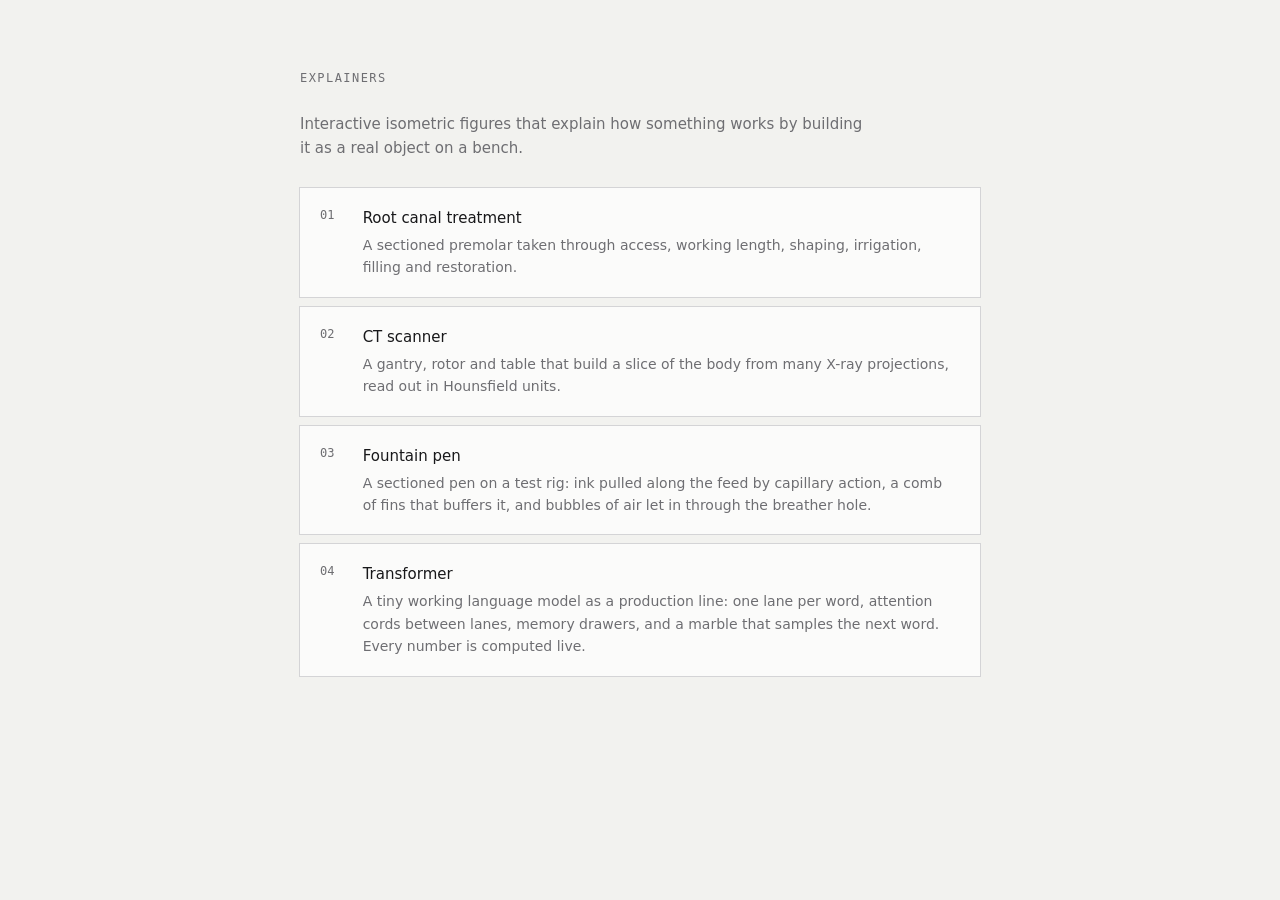
<file: index.html>
<!doctype html>
<html lang="en">
<head>
<meta charset="utf-8">
<meta name="viewport" content="width=device-width, initial-scale=1">
<title>Explainers</title>
<style>
:root{--bg:#f2f2ef;--card:#fbfbfa;--fg:#18181a;--muted:#6e6e72;--line:#d4d4d6;--mono:ui-monospace,"SF Mono",Menlo,Consolas,monospace;color-scheme:light}
@media (prefers-color-scheme:dark){:root{--bg:#0b0b0b;--card:#131313;--fg:#e6e6e6;--muted:#8a8a8a;--line:#2a2a2a;color-scheme:dark}}
*{box-sizing:border-box}
body{margin:0;background:var(--bg);color:var(--fg);font:15px/1.6 ui-sans-serif,system-ui,-apple-system,"Segoe UI",sans-serif;-webkit-font-smoothing:antialiased}
main{width:min(680px,100% - 32px);margin:72px auto 96px;display:grid;gap:28px}
h1{font:500 12px/1 var(--mono);letter-spacing:.12em;text-transform:uppercase;color:var(--muted);margin:0}
p{margin:0;color:var(--muted);max-width:60ch}
ul{list-style:none;margin:0;padding:0;display:grid;gap:10px}
a{display:grid;grid-template-columns:3ch 1fr;gap:4px 14px;padding:18px 20px;background:var(--card);box-shadow:0 0 0 1px var(--line);color:inherit;text-decoration:none;transition:box-shadow .2s}
a:hover,a:focus-visible{box-shadow:0 0 0 1px var(--muted);outline:none}
.n{font:12px/1.6 var(--mono);color:var(--muted)}
.t{font-weight:500}
.d{grid-column:2;color:var(--muted);font-size:14px}
</style>
</head>
<body>
<main>
<h1>Explainers</h1>
<p>Interactive isometric figures that explain how something works by building it as a real object on a bench.</p>
<ul>
<li><a href="root-canal/"><span class="n">01</span><span class="t">Root canal treatment</span><span class="d">A sectioned premolar taken through access, working length, shaping, irrigation, filling and restoration.</span></a></li>
<li><a href="ct-scanner/"><span class="n">02</span><span class="t">CT scanner</span><span class="d">A gantry, rotor and table that build a slice of the body from many X-ray projections, read out in Hounsfield units.</span></a></li>
<li><a href="fountain-pen/"><span class="n">03</span><span class="t">Fountain pen</span><span class="d">A sectioned pen on a test rig: ink pulled along the feed by capillary action, a comb of fins that buffers it, and bubbles of air let in through the breather hole.</span></a></li>
<li><a href="transformer/"><span class="n">04</span><span class="t">Transformer</span><span class="d">A tiny working language model as a production line: one lane per word, attention cords between lanes, memory drawers, and a marble that samples the next word. Every number is computed live.</span></a></li>
</ul>
</main>
</body>
</html>
</file>
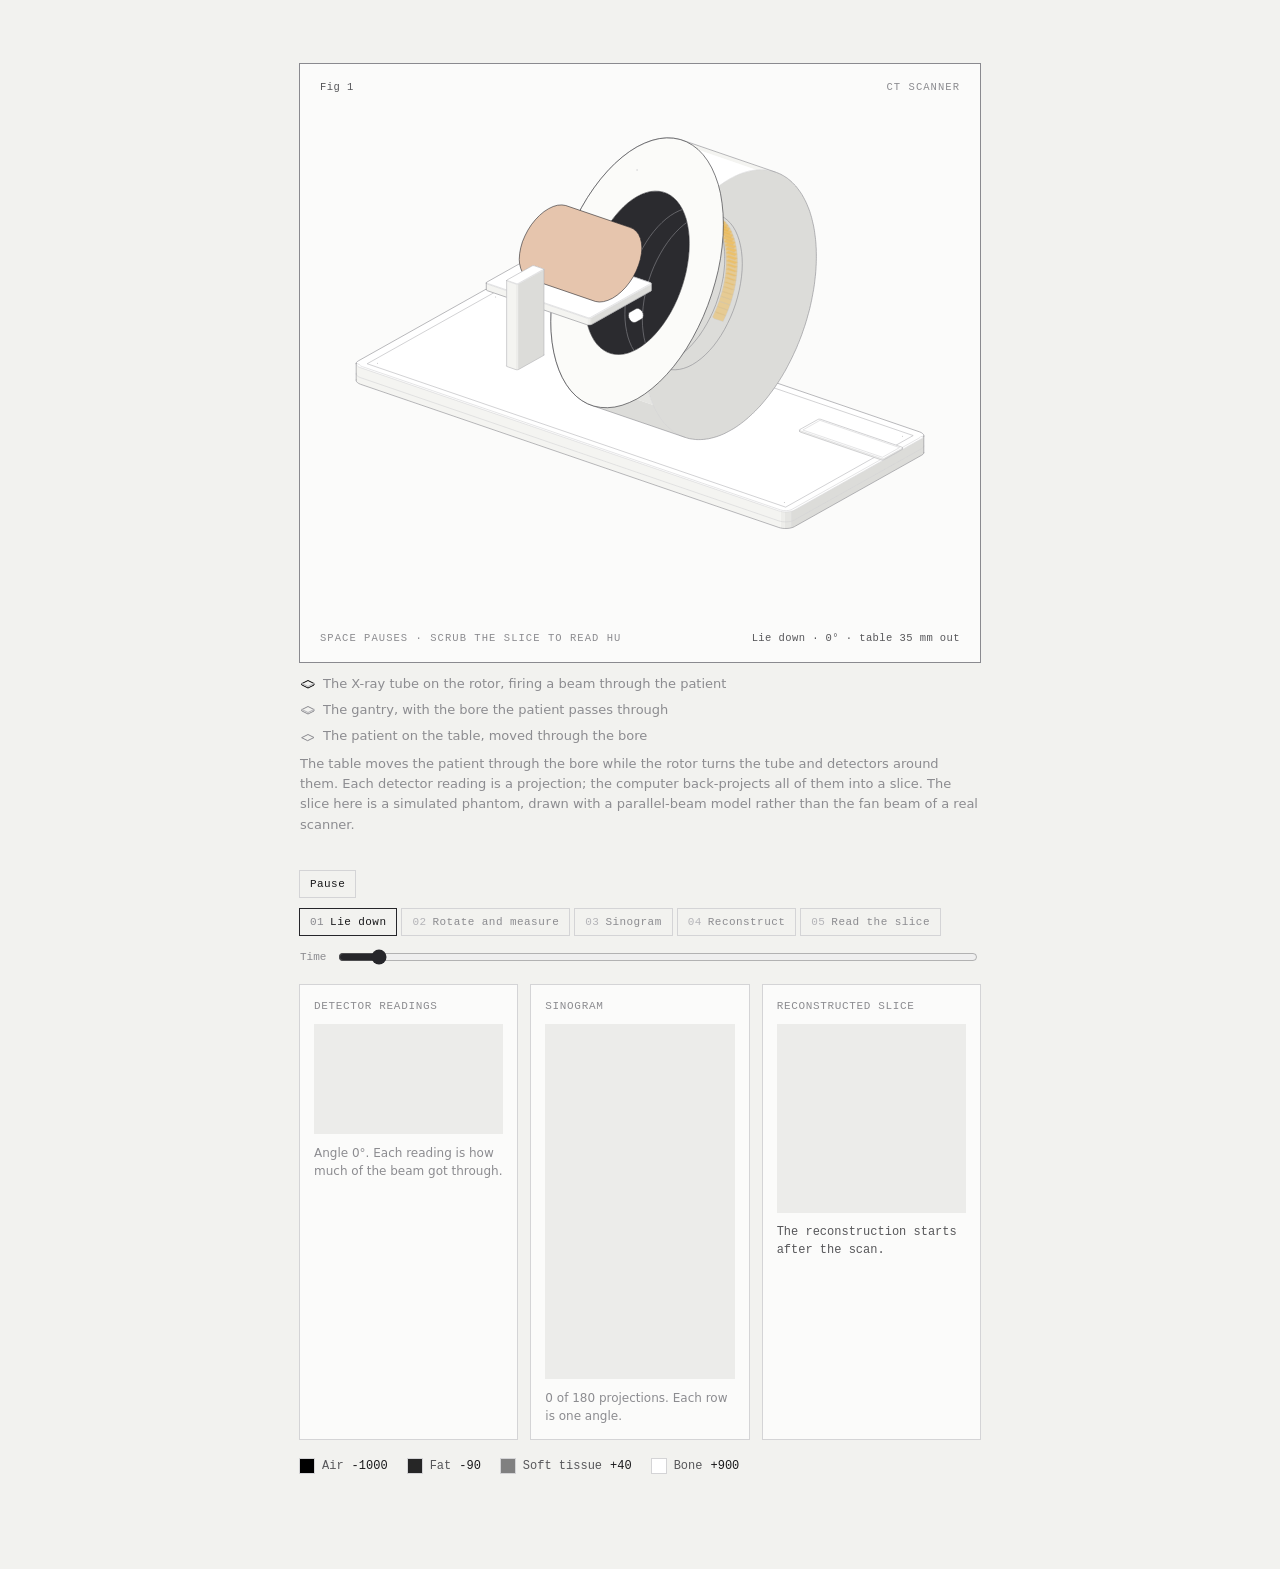
<file: ct-scanner/index.html>
<!doctype html><html lang="en"><head><meta charset="utf-8"><meta name="viewport" content="width=device-width, initial-scale=1"><title>CT scanner</title><style>
.iso{
  --anatomy-page:#0b0b0b;--anatomy-card:#131313;--anatomy-text:#a3a3a3;--anatomy-strong:#e6e6e6;--anatomy-muted:#6e6e6e;
  --anatomy-paper:#131313;--anatomy-face:#1b1b1b;--anatomy-top:#1c1c1c;
  --anatomy-shade-0:#0f0f0f;--anatomy-shade-1:#121212;--anatomy-shade-2:#151515;--anatomy-shade-3:#181818;
  --anatomy-lit-top:#262626;--anatomy-lit-shade:#1d1d1d;
  --anatomy-hi:#d4d4d4;--anatomy-mid:#6a6a6a;--anatomy-lo:#3e3e3e;--anatomy-faint:#2a2a2a;--anatomy-lit:#ffffff;
  --anatomy-halo:#050505;--anatomy-halo-opacity:.9;--anatomy-dot:#e6e6e6;
  --anatomy-red:#ff6b6b;--anatomy-green:#6be0a0;--anatomy-blue:#6b9bff;
  --anatomy-weight:.6px;--anatomy-ease:cubic-bezier(.32,.72,0,1);
  --anatomy-mono:ui-monospace,"SF Mono",Menlo,Consolas,monospace;
  --anatomy-lift:inset 0 1px 0 0 #ffffff0a,inset 0 0 0 1px #ffffff06,0 0 0 1px #00000026,0 1px 1px -.5px #00000014,0 3px 3px -1.5px #00000014,0 6px 6px -3px #00000014,0 12px 12px -6px #00000014;
}
.iso[data-theme="light"]{
  --anatomy-page:#f2f2ef;--anatomy-card:#fbfbfa;--anatomy-text:#57575a;--anatomy-strong:#18181a;--anatomy-muted:#8c8c90;
  --anatomy-paper:#fbfbfa;--anatomy-face:#ffffff;--anatomy-top:#ffffff;
  --anatomy-shade-0:#dcdcd9;--anatomy-shade-1:#e5e5e2;--anatomy-shade-2:#ededea;--anatomy-shade-3:#f4f4f1;
  --anatomy-lit-top:#ffffff;--anatomy-lit-shade:#eeeeeb;
  --anatomy-hi:#26262a;--anatomy-mid:#8a8a8f;--anatomy-lo:#b4b4b8;--anatomy-faint:#d4d4d6;--anatomy-lit:#000000;
  --anatomy-halo:#8a8a80;--anatomy-halo-opacity:.32;--anatomy-dot:#3a3a3e;
  --anatomy-red:#e5484d;--anatomy-green:#30a46c;--anatomy-blue:#3e63dd;
  --anatomy-lift:inset 0 1px 0 0 #ffffff,0 0 0 1px #0000000f,0 1px 1px -.5px #0000000a,0 3px 3px -1.5px #0000000a,0 6px 6px -3px #0000000a,0 12px 12px -6px #0000000a;
}
.iso-svg{display:block;width:100%;height:auto;overflow:visible}
.iso-svg path,.iso-svg circle{vector-effect:non-scaling-stroke}
.iso-fill{fill:var(--anatomy-paper);stroke:none}
.iso-solid[data-lit]>.iso-fill{fill:var(--anatomy-face)}
.iso-shade,.iso-top{stroke:none}
.iso-shade[data-shade="0"]{fill:var(--anatomy-shade-0)}
.iso-shade[data-shade="1"]{fill:var(--anatomy-shade-1)}
.iso-shade[data-shade="2"]{fill:var(--anatomy-shade-2)}
.iso-shade[data-shade="3"]{fill:var(--anatomy-shade-3)}
.iso-top{fill:var(--anatomy-top)}
.iso-solid[data-lit]>.iso-top{fill:var(--anatomy-lit-top)}
.iso-solid[data-lit]>.iso-shade{fill:var(--anatomy-lit-shade)}
.iso-solid[data-seamless]>.iso-shade,.iso-solid[data-seamless]>.iso-top{stroke-width:.4;stroke-linejoin:round}
.iso-solid[data-seamless]>.iso-shade[data-shade="0"]{stroke:var(--anatomy-shade-0)}
.iso-solid[data-seamless]>.iso-shade[data-shade="1"]{stroke:var(--anatomy-shade-1)}
.iso-solid[data-seamless]>.iso-shade[data-shade="2"]{stroke:var(--anatomy-shade-2)}
.iso-solid[data-seamless]>.iso-shade[data-shade="3"]{stroke:var(--anatomy-shade-3)}
.iso-solid[data-seamless]>.iso-top{stroke:var(--anatomy-top)}
.iso-solid[data-seamless][data-lit]>.iso-top{stroke:var(--anatomy-lit-top)}
.iso-solid[data-seamless][data-lit]>.iso-shade{stroke:var(--anatomy-lit-shade)}
.iso-solid[data-lit]>.iso-edge{stroke:var(--anatomy-lit)}
.iso-halo{fill:var(--anatomy-halo);stroke:none;filter:blur(9px);opacity:var(--anatomy-halo-opacity);transform:translateY(3px)}
.iso-line{fill:none;stroke:var(--anatomy-lo);stroke-width:var(--anatomy-weight);stroke-linecap:round;stroke-linejoin:round}
.iso-line[data-tone="hi"]{stroke:var(--anatomy-hi)}
.iso-line[data-tone="mid"]{stroke:var(--anatomy-mid)}
.iso-line[data-tone="lo"]{stroke:var(--anatomy-lo)}
.iso-line[data-tone="faint"]{stroke:var(--anatomy-faint)}
.iso-line[data-tone="lit"]{stroke:var(--anatomy-lit)}
.iso-line[data-tone="red"]{stroke:var(--anatomy-red)}
.iso-line[data-tone="green"]{stroke:var(--anatomy-green)}
.iso-line[data-tone="blue"]{stroke:var(--anatomy-blue)}
.iso-line[data-dotted]{stroke-dasharray:.01 3.5;stroke-width:1}
.iso-line[data-dashed]{stroke-dasharray:3 3}
.iso-line[data-flow]{stroke-dasharray:2 6}
.iso-wire-end{fill:var(--anatomy-paper);stroke:var(--anatomy-lo);stroke-width:var(--anatomy-weight)}
.iso-wire[data-tone="hi"] .iso-wire-end{stroke:var(--anatomy-hi)}
.iso-wire[data-tone="mid"] .iso-wire-end{stroke:var(--anatomy-mid)}
.iso-wire[data-tone="faint"] .iso-wire-end{stroke:var(--anatomy-faint)}
.iso-wire[data-tone="lit"] .iso-wire-end{stroke:var(--anatomy-lit)}
.iso-dots circle{fill:var(--anatomy-dot);stroke:none;opacity:.32}
.iso-dots[data-tone="hi"] circle{opacity:.85}
.iso-dots[data-tone="mid"] circle{opacity:.45}
.iso-dots[data-tone="lo"] circle{opacity:.22}
.iso-dots[data-tone="faint"] circle{opacity:.12}
.iso-face-text{fill:var(--anatomy-mid);font-family:var(--anatomy-mono);letter-spacing:.04em}
.iso-face-text[data-tone="hi"]{fill:var(--anatomy-hi)}
.iso-face-text[data-tone="lo"]{fill:var(--anatomy-lo)}
.iso-face-text[data-tone="faint"]{fill:var(--anatomy-faint)}
.tb-body{fill:var(--anatomy-shade-2);stroke:none}
.tb-shine{fill:var(--anatomy-top);stroke:none}
.tb-shade{fill:var(--anatomy-shade-0);stroke:none}
.tb-ring{fill:none;stroke:var(--anatomy-lo);stroke-width:.45;stroke-linecap:butt;stroke-linejoin:round}
.tb-ring[data-tone="mid"]{stroke:var(--anatomy-mid)}
.tb-ring[data-tone="faint"]{stroke:var(--anatomy-faint)}
.tb-ring[data-tone="hi"]{stroke:var(--anatomy-hi)}
@keyframes iso-flow{to{stroke-dashoffset:-32}}
@keyframes iso-pulse{0%,100%{opacity:.18}12%{opacity:1}40%{opacity:.18}}
.iso-line[data-flow]{animation:iso-flow 1600ms linear infinite}
.iso-dots circle[data-pulse]{animation:iso-pulse 1600ms steps(1,end) infinite;animation-delay:var(--pulse-at,0ms)}
.iso-figure{margin:32px 0 36px}
.iso-plate{position:relative;padding:52px 24px;border-radius:0;background:var(--anatomy-card);box-shadow:0 0 0 1px var(--anatomy-mid);--anatomy-paper:var(--anatomy-card)}
.iso-plate-corners{position:absolute;inset:18px 20px;pointer-events:none}
.iso-plate-corner{position:absolute;color:var(--anatomy-muted);font-family:var(--anatomy-mono);font-size:10.5px;line-height:1;letter-spacing:.04em;white-space:nowrap}
.iso-plate-corner[data-corner="fig"]{top:0;left:0;color:var(--anatomy-text)}
.iso-plate-corner[data-corner="title"]{top:0;right:0;text-transform:uppercase;letter-spacing:.1em}
.iso-plate-corner[data-corner="hint"]{bottom:0;left:0;text-transform:uppercase;letter-spacing:.1em}
.iso-plate-corner[data-corner="readout"]{right:0;bottom:0;color:var(--anatomy-text);font-variant-numeric:tabular-nums}
.iso-plate .iso-svg{margin:0 auto}
.iso-legend{display:grid;gap:8px;margin-top:12px;color:var(--anatomy-muted);font-size:13px;line-height:1.55}
.iso-keys{display:flex;flex-wrap:wrap;gap:6px 18px}
.iso-key{display:inline-flex;align-items:center;gap:7px}
.iso-swatch{width:16px;height:10px;flex:none;overflow:visible}
.iso-swatch path{fill:none;stroke:var(--anatomy-hi);stroke-width:1;vector-effect:non-scaling-stroke;stroke-linejoin:round;stroke-linecap:round}
.iso-swatch[data-mark="raised"] path,.iso-swatch[data-mark="flat"] path{stroke:var(--anatomy-mid)}
.iso-swatch[data-mark="lit"] path{stroke:var(--anatomy-lit)}
.iso-swatch[data-mark="dim"] path{stroke:var(--anatomy-lo)}
.iso-swatch[data-mark="dotted"] path{stroke-dasharray:.01 3;stroke-width:1.4}
.iso-swatch[data-mark="dashed"] path{stroke-dasharray:3 2.5}
.iso-swatch[data-mark="red"] path{stroke:var(--anatomy-red)}
.iso-swatch[data-mark="green"] path{stroke:var(--anatomy-green)}
.iso-swatch[data-mark="blue"] path{stroke:var(--anatomy-blue)}
.iso-swatch-crease{stroke:var(--anatomy-lo)!important}
@media (max-width:560px){.iso-plate{padding:48px 12px 70px}.iso-plate-corner[data-corner="hint"]{bottom:18px}}
@media (prefers-reduced-motion:reduce){.iso-line[data-flow],.iso-dots circle[data-pulse]{animation:none}}

*{box-sizing:border-box}
html{color-scheme:dark}
body[data-theme="light"]{color-scheme:light}
body{margin:0;background:var(--anatomy-page);color:var(--anatomy-text);font:14px/1.6 ui-sans-serif,system-ui,-apple-system,"Segoe UI",sans-serif;-webkit-font-smoothing:antialiased}
.iso-page{width:min(680px,100% - 32px);margin:64px auto 96px}
</style></head><body class="iso" data-theme="light"><script>(()=>{const mq=matchMedia("(prefers-color-scheme: dark)");const set=()=>{document.body.dataset.theme=mq.matches?"dark":"light";document.documentElement.style.colorScheme=mq.matches?"dark":"light";};set();mq.addEventListener("change",set);})()</script><main class="iso-page"><style>.iso{
  --ct-bore:#060606;--ct-face:#1d1d20;--ct-tube:#d7d7dc;--ct-beam:#ffd36b;--ct-cell:#ffe08a;
  --ct-patient:#6b5649;--ct-led:#3a3a3e;--ct-led-on:#ff6b5b;--ct-canvas:#0d0d0e;
}
.iso[data-theme="light"]{
  --ct-bore:#2b2b2f;--ct-face:#fbfbf9;--ct-tube:#ffffff;--ct-beam:#f0a92a;--ct-cell:#f5b22e;
  --ct-patient:#e6c5ad;--ct-led:#cfcfd2;--ct-led-on:#e5484d;--ct-canvas:#ececea;
}
.ct-bore{fill:var(--ct-bore)}
.ct-face{fill:var(--ct-face);fill-rule:evenodd}
.ct-beam{fill:var(--ct-beam);fill-opacity:.42;stroke:none}
.ct-tube{fill:var(--ct-tube);stroke:var(--anatomy-hi);stroke-width:.5}
.ct-cell{fill:var(--ct-cell);stroke:var(--anatomy-lo);stroke-width:.35;transition:opacity .08s linear}
.ct-patient{fill:var(--ct-patient)}
.ct-led{fill:var(--ct-led);transition:fill .2s}
.ct-led[data-on]{fill:var(--ct-led-on)}
.ct-stage{outline:none}
.ct-stage:focus-visible{outline:1px solid var(--anatomy-muted);outline-offset:6px}

.ct-controls{display:flex;flex-wrap:wrap;gap:12px 18px;align-items:center;margin:28px 0 18px}
.ct-play,.ct-step{font:11px/1 var(--anatomy-mono);letter-spacing:.04em;color:var(--anatomy-muted);background:transparent;border:0;box-shadow:0 0 0 1px var(--anatomy-faint);padding:8px 10px 7px;cursor:pointer;display:inline-flex;gap:6px;align-items:center;transition:color .2s,box-shadow .2s}
.ct-play:hover,.ct-step:hover{color:var(--anatomy-text);box-shadow:0 0 0 1px var(--anatomy-mid)}
.ct-play:focus-visible,.ct-step:focus-visible,.ct-scrub input:focus-visible{outline:1px solid var(--anatomy-muted);outline-offset:2px}
.ct-step span{color:var(--anatomy-lo)}
.ct-step[aria-pressed="true"]{color:var(--anatomy-strong);box-shadow:0 0 0 1px var(--anatomy-hi)}
.ct-step[aria-pressed="true"] span{color:var(--anatomy-mid)}
.ct-play{color:var(--anatomy-strong)}
.ct-steps{display:flex;flex-wrap:wrap;gap:6px}
.ct-scrub{display:flex;align-items:center;gap:10px;flex:1 1 200px;min-width:0;font:11px var(--anatomy-mono);color:var(--anatomy-muted)}
.ct-scrub input{flex:1;min-width:0;accent-color:var(--anatomy-hi)}

.ct-cards{display:grid;grid-template-columns:repeat(auto-fit,minmax(190px,1fr));gap:14px}
.ct-card{margin:0;background:var(--anatomy-card);box-shadow:0 0 0 1px var(--anatomy-faint);padding:14px;display:grid;gap:10px;align-content:start;min-width:0}
.ct-card figcaption{font:11px/1.4 var(--anatomy-mono);letter-spacing:.06em;text-transform:uppercase;color:var(--anatomy-muted)}
.ct-profile{display:block;width:100%;height:110px;background:var(--ct-canvas)}
.ct-profile polyline{fill:none;stroke:var(--anatomy-hi);stroke-width:1;vector-effect:non-scaling-stroke}
.ct-sino{display:block;width:100%;height:auto;aspect-ratio:96/180;image-rendering:pixelated;background:var(--ct-canvas)}
.ct-recon-wrap{position:relative;width:100%;max-width:300px;aspect-ratio:1;justify-self:center;cursor:crosshair}
.ct-recon{display:block;width:100%;height:100%;image-rendering:pixelated;background:var(--ct-canvas)}
.ct-probe{position:absolute;width:12px;height:12px;margin:-6px 0 0 -6px;border:1.5px solid var(--ct-led-on);border-radius:50%;pointer-events:none;box-shadow:0 0 0 1px #00000040}
.ct-probe[hidden]{display:none}
.ct-hu{margin:0;min-height:2.6em;font:12px/1.5 var(--anatomy-mono);color:var(--anatomy-text)}
.ct-note{margin:0;font-size:12px;line-height:1.5;color:var(--anatomy-muted)}

.ct-scale{list-style:none;display:flex;flex-wrap:wrap;gap:8px 20px;padding:0;margin:20px 0 0;font:12px var(--anatomy-mono);color:var(--anatomy-text)}
.ct-scale li{display:flex;align-items:center;gap:8px}
.ct-scale b{font-weight:500;color:var(--anatomy-strong)}
.ct-swatch{display:inline-block;width:14px;height:14px;box-shadow:0 0 0 1px var(--anatomy-faint)}
.ct-swatch[data-v="air"]{background:#000}
.ct-swatch[data-v="fat"]{background:#262626}
.ct-swatch[data-v="soft"]{background:#808080}
.ct-swatch[data-v="bone"]{background:#ffffff}

@media (prefers-reduced-motion:reduce){.ct-cell,.ct-led{transition:none}}
@media (max-width:560px){.iso-plate{overflow:hidden}}
</style><figure class="iso-figure"><div class="iso-plate"><div class="iso-plate-corners" aria-hidden="true"><span class="iso-plate-corner" data-corner="fig">Fig 1</span><span class="iso-plate-corner" data-corner="title">CT scanner</span><span class="iso-plate-corner" data-corner="hint">Space pauses · scrub the slice to read HU</span><span class="iso-plate-corner" data-corner="readout" data-readout></span></div><div class="ct-stage" tabindex="0" role="group" aria-label="CT scanner animation"><svg xmlns="http://www.w3.org/2000/svg" class="iso-svg" viewBox="0 0 640 500" role="img" aria-label="A CT scanner cut away at the front: a gantry with a bore, a rotor carrying an X-ray tube and a detector arc, and a table that slides the patient through the bore."><g class="iso-solid"><path class="iso-fill" d="M32.6 250.5L32.9 249.6L33.7 248.7L34.9 247.9L163.7 175.6L165.2 174.9L167 174.4L169 174L171.1 173.8L173.3 173.8L175.5 173.9L177.5 174.3L179.4 174.8L603.2 319.9L604.8 320.6L606 321.4L606.9 322.3L607.4 323.2L607.4 324.2L607.4 341L607.1 341.9L606.3 342.8L605.1 343.6L476.3 415.9L474.8 416.6L473 417.1L471 417.5L468.9 417.7L466.7 417.7L464.5 417.6L462.5 417.2L460.6 416.7L36.8 271.6L35.2 270.9L34 270.1L33.1 269.2L32.6 268.3L32.6 267.3Z"/><path class="iso-shade" data-shade="0" d="M607.4 341L607.1 341.9L607.1 325.1L607.4 324.2ZM607.1 341.9L606.3 342.8L606.3 326L607.1 325.1ZM606.3 342.8L605.1 343.6L605.1 326.8L606.3 326ZM605.1 343.6L476.3 415.9L476.3 399.1L605.1 326.8ZM476.3 415.9L474.8 416.6L474.8 399.8L476.3 399.1ZM474.8 416.6L473 417.1L473 400.3L474.8 399.8Z"/><path class="iso-shade" data-shade="1" d="M473 417.1L471 417.5L471 400.7L473 400.3ZM471 417.5L468.9 417.7L468.9 400.9L471 400.7ZM468.9 417.7L466.7 417.7L466.7 401L468.9 400.9Z"/><path class="iso-shade" data-shade="2" d="M466.7 417.7L464.5 417.6L464.5 400.8L466.7 401ZM464.5 417.6L462.5 417.2L462.5 400.4L464.5 400.8Z"/><path class="iso-shade" data-shade="3" d="M462.5 417.2L460.6 416.7L460.6 399.9L462.5 400.4ZM460.6 416.7L36.8 271.6L36.8 254.8L460.6 399.9ZM36.8 271.6L35.2 270.9L35.2 254.1L36.8 254.8ZM35.2 270.9L34 270.1L34 253.3L35.2 254.1ZM34 270.1L33.1 269.2L33.1 252.4L34 253.3ZM33.1 269.2L32.6 268.3L32.6 251.5L33.1 252.4ZM32.6 268.3L32.6 267.3L32.6 250.5L32.6 251.5Z"/><path class="iso-top" d="M603.2 319.9L604.8 320.6L606 321.4L606.9 322.3L607.4 323.2L607.4 324.2L607.1 325.1L606.3 326L605.1 326.8L476.3 399.1L474.8 399.8L473 400.3L471 400.7L468.9 400.9L466.7 401L464.5 400.8L462.5 400.4L460.6 399.9L36.8 254.8L35.2 254.1L34 253.3L33.1 252.4L32.6 251.5L32.6 250.5L32.9 249.6L33.7 248.7L34.9 247.9L163.7 175.6L165.2 174.9L167 174.4L169 174L171.1 173.8L173.3 173.8L175.5 173.9L177.5 174.3L179.4 174.8Z"/><path class="iso-line iso-crease" data-tone="faint" d="M607.4 324.2L607.1 325.1L606.3 326L605.1 326.8L476.3 399.1L474.8 399.8L473 400.3L471 400.7L468.9 400.9L466.7 401L464.5 400.8L462.5 400.4L460.6 399.9L36.8 254.8L35.2 254.1L34 253.3L33.1 252.4L32.6 251.5L32.6 250.5"/><path class="iso-line iso-bevel" data-tone="faint" d="M607.4 324.2L604.2 324.8L603.6 325.4L602.7 326.1L474.1 398.2L472.9 398.8L471.6 399.2L470.1 399.5L468.5 399.6L466.9 399.6L465.3 399.5L463.8 399.3L462.3 398.9L38.8 253.8L37.5 253.3L36.6 252.7L35.9 252L35.6 251.4L32.6 250.5"/><path class="iso-line" data-tone="faint" d="M607.4 334.2L607.1 335.2L606.3 336.1L605.1 336.9L476.3 409.1L474.8 409.8L473 410.4L471 410.8L468.9 411L466.7 411L464.5 410.9L462.5 410.5L460.6 410L36.8 264.9L35.2 264.2L34 263.4L33.1 262.5L32.6 261.6L32.6 260.6"/><path class="iso-line iso-edge" data-tone="mid" d="M32.6 250.5L32.9 249.6L33.7 248.7L34.9 247.9L163.7 175.6L165.2 174.9L167 174.4L169 174L171.1 173.8L173.3 173.8L175.5 173.9L177.5 174.3L179.4 174.8L603.2 319.9L604.8 320.6L606 321.4L606.9 322.3L607.4 323.2L607.4 324.2M607.4 341L607.1 341.9L606.3 342.8L605.1 343.6L476.3 415.9L474.8 416.6L473 417.1L471 417.5L468.9 417.7L466.7 417.7L464.5 417.6L462.5 417.2L460.6 416.7L36.8 271.6L35.2 270.9L34 270.1L33.1 269.2L32.6 268.3L32.6 267.3M607.4 324.2L607.4 341M32.6 250.5L32.6 267.3"/></g><path class="iso-line" data-tone="lo" d="M596.3 323.8L467.5 396.1L43.7 250.9L172.5 178.7Z"/><g class="iso-dots" data-tone="mid"><circle cx="173.8" cy="183.3" r="0.5"/><circle cx="585.8" cy="324.4" r="0.5"/><circle cx="54.2" cy="250.3" r="0.5"/><circle cx="466.2" cy="391.5" r="0.5"/></g><g class="iso-solid"><path class="iso-fill" d="M481.6 318.1L481.7 317.8L482 317.4L500 307.4L500.6 307.1L501.5 307L502.3 307L503.1 307.2L584.9 335.2L585.5 335.5L585.8 335.9L585.8 337.2L585.7 337.6L585.3 337.9L567.4 348L566.7 348.2L565.9 348.4L565 348.3L564.2 348.2L482.4 320.1L481.9 319.8L481.6 319.5Z"/><path class="iso-shade" data-shade="0" d="M585.8 337.2L585.7 337.6L585.7 336.2L585.8 335.9ZM585.7 337.6L585.3 337.9L585.3 336.6L585.7 336.2ZM585.3 337.9L567.4 348L567.4 346.6L585.3 336.6ZM567.4 348L566.7 348.2L566.7 346.9L567.4 346.6Z"/><path class="iso-shade" data-shade="1" d="M566.7 348.2L565.9 348.4L565.9 347L566.7 346.9Z"/><path class="iso-shade" data-shade="2" d="M565.9 348.4L565 348.3L565 347L565.9 347ZM565 348.3L564.2 348.2L564.2 346.8L565 347Z"/><path class="iso-shade" data-shade="3" d="M564.2 348.2L482.4 320.1L482.4 318.8L564.2 346.8ZM482.4 320.1L481.9 319.8L481.9 318.5L482.4 318.8ZM481.9 319.8L481.6 319.5L481.6 318.1L481.9 318.5Z"/><path class="iso-top" d="M584.9 335.2L585.5 335.5L585.8 335.9L585.7 336.2L585.3 336.6L567.4 346.6L566.7 346.9L565.9 347L565 347L564.2 346.8L482.4 318.8L481.9 318.5L481.6 318.1L481.7 317.8L482 317.4L500 307.4L500.6 307.1L501.5 307L502.3 307L503.1 307.2Z"/><path class="iso-line iso-crease" data-tone="faint" d="M585.8 335.9L585.7 336.2L585.3 336.6L567.4 346.6L566.7 346.9L565.9 347L565 347L564.2 346.8L482.4 318.8L481.9 318.5L481.6 318.1"/><path class="iso-line iso-edge" data-tone="lo" d="M481.6 318.1L481.7 317.8L482 317.4L500 307.4L500.6 307.1L501.5 307L502.3 307L503.1 307.2L584.9 335.2L585.5 335.5L585.8 335.9M585.8 337.2L585.7 337.6L585.3 337.9L567.4 348L566.7 348.2L565.9 348.4L565 348.3L564.2 348.2L482.4 320.1L481.9 319.8L481.6 319.5M585.8 335.9L585.8 337.2M481.6 318.1L481.6 319.5"/></g><path class="iso-line" data-tone="faint" d="M582.5 336L565.5 345.6L484.9 318L501.9 308.4Z"/><g class="iso-solid"><path class="iso-fill" d="M229.7 207.8L229.7 205.3L229.8 202.8L229.8 200.2L230 197.7L230.1 195.1L230.3 192.5L230.5 189.9L230.8 187.3L231 184.6L231.4 182L231.7 179.3L232.1 176.7L232.5 174L233 171.4L233.4 168.7L234 166L234.5 163.3L235.1 160.6L235.7 158L236.3 155.3L237 152.6L237.7 149.9L238.4 147.2L239.2 144.6L240 141.9L240.8 139.2L241.7 136.6L242.6 134L243.5 131.3L244.4 128.7L245.4 126.1L246.4 123.5L247.4 120.9L248.4 118.3L249.5 115.8L250.6 113.2L251.7 110.7L252.9 108.2L254.1 105.7L255.3 103.3L256.5 100.8L257.7 98.4L259 96L260.3 93.6L261.6 91.3L263 89L264.3 86.7L265.7 84.4L267.1 82.2L268.5 80L270 77.8L271.4 75.7L272.9 73.5L274.4 71.5L275.9 69.4L277.4 67.4L278.9 65.4L280.5 63.5L282 61.6L283.6 59.7L285.2 57.9L286.8 56.1L288.4 54.3L290.1 52.6L291.7 51L293.3 49.3L295 47.8L296.7 46.2L298.3 44.7L300 43.3L301.7 41.8L303.4 40.5L305.1 39.2L306.8 37.9L308.5 36.7L310.2 35.5L311.9 34.4L313.6 33.3L315.3 32.2L317.1 31.2L318.8 30.3L320.5 29.4L322.2 28.6L323.9 27.8L325.6 27.1L327.3 26.4L329 25.7L330.7 25.1L332.4 24.6L334.1 24.1L335.8 23.7L337.5 23.3L339.1 23L340.8 22.7L342.4 22.5L344.1 22.3L345.7 22.2L347.3 22.2L348.9 22.1L350.5 22.2L352.1 22.3L353.6 22.4L355.2 22.6L356.7 22.9L358.2 23.2L359.7 23.6L361.2 24L362.7 24.4L456.9 56.7L458.3 57.2L459.8 57.8L461.2 58.4L462.6 59L464 59.8L465.3 60.5L466.7 61.4L468 62.2L469.3 63.1L470.5 64.1L471.8 65.1L473 66.2L474.2 67.3L475.4 68.5L476.5 69.7L477.7 70.9L478.8 72.2L479.8 73.6L480.9 75L481.9 76.4L482.9 77.9L483.9 79.4L484.8 81L485.7 82.6L486.6 84.3L487.5 86L488.3 87.7L489.1 89.5L489.8 91.3L490.6 93.1L491.3 95L492 96.9L492.6 98.9L493.2 100.9L493.8 102.9L494.3 105L494.8 107.1L495.3 109.2L495.8 111.4L496.2 113.6L496.6 115.8L496.9 118.1L497.2 120.4L497.5 122.7L497.8 125L498 127.4L498.2 129.8L498.3 132.2L498.5 134.6L498.5 137.1L498.6 139.5L498.6 142L498.6 144.5L498.5 147.1L498.5 149.6L498.3 152.2L498.2 154.8L498 157.4L497.8 160L497.5 162.6L497.2 165.2L496.9 167.9L496.6 170.5L496.2 173.2L495.8 175.8L495.3 178.5L494.8 181.2L494.3 183.8L493.8 186.5L493.2 189.2L492.6 191.9L492 194.6L491.3 197.3L490.6 199.9L489.8 202.6L489.1 205.3L488.3 207.9L487.5 210.6L486.6 213.3L485.7 215.9L484.8 218.5L483.9 221.2L482.9 223.8L481.9 226.4L480.9 229L479.8 231.5L478.8 234.1L477.7 236.6L476.5 239.1L475.4 241.6L474.2 244.1L473 246.6L471.8 249L470.5 251.4L469.3 253.8L468 256.2L466.7 258.6L465.3 260.9L464 263.2L462.6 265.4L461.2 267.7L459.8 269.9L458.3 272L456.9 274.2L455.4 276.3L453.9 278.4L452.4 280.4L450.9 282.4L449.4 284.4L447.8 286.4L446.2 288.3L444.7 290.1L443.1 292L441.5 293.8L439.9 295.5L438.2 297.2L436.6 298.9L434.9 300.5L433.3 302.1L431.6 303.6L430 305.1L428.3 306.6L426.6 308L424.9 309.4L423.2 310.7L421.5 312L419.8 313.2L418.1 314.4L416.4 315.5L414.7 316.6L412.9 317.6L411.2 318.6L409.5 319.5L407.8 320.4L406.1 321.3L404.4 322.1L402.7 322.8L401 323.5L399.3 324.1L397.6 324.7L395.9 325.2L394.2 325.7L392.5 326.1L390.8 326.5L389.2 326.9L387.5 327.1L385.9 327.3L384.2 327.5L382.6 327.6L381 327.7L379.4 327.7L377.8 327.7L376.2 327.6L374.7 327.4L373.1 327.2L371.6 327L370 326.7L368.5 326.3L367.1 325.9L365.6 325.4L271.4 293.2L270 292.7L268.5 292.1L267.1 291.5L265.7 290.8L264.3 290.1L263 289.3L261.6 288.5L260.3 287.6L259 286.7L257.7 285.7L256.5 284.7L255.3 283.7L254.1 282.5L252.9 281.4L251.7 280.2L250.6 278.9L249.5 277.6L248.4 276.3L247.4 274.9L246.4 273.4L245.4 272L244.4 270.4L243.5 268.9L242.6 267.2L241.7 265.6L240.8 263.9L240 262.2L239.2 260.4L238.4 258.6L237.7 256.7L237 254.8L236.3 252.9L235.7 250.9L235.1 248.9L234.5 246.9L234 244.8L233.4 242.7L233 240.6L232.5 238.4L232.1 236.2L231.7 234L231.4 231.8L231 229.5L230.8 227.2L230.5 224.8L230.3 222.5L230.1 220.1L230 217.7L229.8 215.2L229.8 212.8L229.7 210.3Z"/><path class="iso-shade" data-shade="0" d="M271.4 293.2L268.5 292.1L265.7 290.8L263 289.3L260.3 287.6L257.7 285.7L255.3 283.7L252.9 281.4L250.6 278.9L248.4 276.3L246.4 273.4L244.4 270.4L242.6 267.2L240.8 263.9L239.2 260.4L333.4 292.6L335 296.2L336.7 299.5L338.6 302.7L340.5 305.7L342.6 308.5L344.8 311.2L347.1 313.6L349.4 315.9L351.9 318L354.5 319.9L357.1 321.6L359.9 323.1L362.7 324.3L365.6 325.4ZM323.9 240.1L323.9 235L324.1 229.9L324.5 224.7L324.9 219.5L325.5 214.2L326.3 208.9L327.1 203.6L328.1 198.3L329.3 192.9L330.5 187.5L331.9 182.2L333.4 176.8L335 171.5L336.7 166.2L338.6 160.9L340.5 155.7L342.6 150.6L344.8 145.5L347.1 140.5L349.4 135.5L351.9 130.7L354.5 125.9L357.1 121.2L359.9 116.7L362.7 112.2L365.6 107.9L368.5 103.7L371.6 99.7L374.7 95.7L377.8 92L381 88.3L384.2 84.9L387.5 81.6L390.8 78.5L394.2 75.5L397.6 72.7L401 70.1L404.4 67.7L407.8 65.5L411.2 63.5L414.7 61.7L418.1 60L421.5 58.6L424.9 57.4L428.3 56.4L431.6 55.6L434.9 55L438.2 54.6L441.5 54.4L444.7 54.4L447.8 54.7L450.9 55.1L453.9 55.8L456.9 56.7L459.8 57.8L462.6 59L465.3 60.5L468 62.2L470.5 64.1L473 66.2L475.4 68.5L477.7 70.9L479.8 73.6L481.9 76.4L483.9 79.4L485.7 82.6L487.5 86L489.1 89.5L490.6 93.1L492 96.9L493.2 100.9L494.3 105L495.3 109.2L496.2 113.6L496.9 118.1L497.5 122.7L498 127.4L498.3 132.2L498.5 137.1L498.6 142L498.5 147.1L498.3 152.2L498 157.4L497.5 162.6L496.9 167.9L496.2 173.2L495.3 178.5L494.3 183.8L493.2 189.2L492 194.6L490.6 199.9L489.1 205.3L487.5 210.6L485.7 215.9L483.9 221.2L481.9 226.4L479.8 231.5L477.7 236.6L475.4 241.6L473 246.6L470.5 251.4L468 256.2L465.3 260.9L462.6 265.4L459.8 269.9L456.9 274.2L453.9 278.4L450.9 282.4L447.8 286.4L444.7 290.1L441.5 293.8L438.2 297.2L434.9 300.5L431.6 303.6L428.3 306.6L424.9 309.4L421.5 312L418.1 314.4L414.7 316.6L411.2 318.6L407.8 320.4L404.4 322.1L401 323.5L397.6 324.7L394.2 325.7L390.8 326.5L387.5 327.1L384.2 327.5L381 327.7L377.8 327.7L374.7 327.4L371.6 327L368.5 326.3L365.6 325.4L362.7 324.3L359.9 323.1L357.1 321.6L354.5 319.9L351.9 318L349.4 315.9L347.1 313.6L344.8 311.2L342.6 308.5L340.5 305.7L338.6 302.7L336.7 299.5L335 296.2L333.4 292.6L331.9 289L330.5 285.2L329.3 281.2L328.1 277.1L327.1 272.9L326.3 268.5L325.5 264L324.9 259.4L324.5 254.7L324.1 249.9L323.9 245L323.9 240.1L411.2 191.1L411.2 191.1L411.2 191.1L411.2 191.1L411.2 191.1L411.2 191.1L411.2 191.1L411.2 191.1L411.2 191.1L411.2 191.1L411.2 191.1L411.2 191.1L411.2 191.1L411.2 191.1L411.2 191.1L411.2 191.1L411.2 191.1L411.2 191.1L411.2 191.1L411.2 191.1L411.2 191.1L411.2 191.1L411.2 191.1L411.2 191.1L411.2 191.1L411.2 191.1L411.2 191.1L411.2 191.1L411.2 191.1L411.2 191.1L411.2 191.1L411.2 191.1L411.2 191.1L411.2 191.1L411.2 191.1L411.2 191.1L411.2 191.1L411.2 191.1L411.2 191.1L411.2 191.1L411.2 191.1L411.2 191.1L411.2 191.1L411.2 191.1L411.2 191.1L411.2 191.1L411.2 191.1L411.2 191.1L411.2 191.1L411.2 191.1L411.2 191.1L411.2 191.1L411.2 191.1L411.2 191.1L411.2 191.1L411.2 191.1L411.2 191.1L411.2 191.1L411.2 191.1L411.2 191.1L411.2 191.1L411.2 191.1L411.2 191.1L411.2 191.1L411.2 191.1L411.2 191.1L411.2 191.1L411.2 191.1L411.2 191.1L411.2 191.1L411.2 191.1L411.2 191.1L411.2 191.1L411.2 191.1L411.2 191.1L411.2 191.1L411.2 191.1L411.2 191.1L411.2 191.1L411.2 191.1L411.2 191.1L411.2 191.1L411.2 191.1L411.2 191.1L411.2 191.1L411.2 191.1L411.2 191.1L411.2 191.1L411.2 191.1L411.2 191.1L411.2 191.1L411.2 191.1L411.2 191.1L411.2 191.1L411.2 191.1L411.2 191.1L411.2 191.1L411.2 191.1L411.2 191.1L411.2 191.1L411.2 191.1L411.2 191.1L411.2 191.1L411.2 191.1L411.2 191.1L411.2 191.1L411.2 191.1L411.2 191.1L411.2 191.1L411.2 191.1L411.2 191.1L411.2 191.1L411.2 191.1L411.2 191.1L411.2 191.1L411.2 191.1L411.2 191.1L411.2 191.1L411.2 191.1L411.2 191.1L411.2 191.1L411.2 191.1L411.2 191.1L411.2 191.1L411.2 191.1L411.2 191.1L411.2 191.1L411.2 191.1L411.2 191.1L411.2 191.1L411.2 191.1L411.2 191.1L411.2 191.1L411.2 191.1L411.2 191.1L411.2 191.1L411.2 191.1L411.2 191.1L411.2 191.1L411.2 191.1L411.2 191.1L411.2 191.1L411.2 191.1L411.2 191.1L411.2 191.1L411.2 191.1L411.2 191.1L411.2 191.1L411.2 191.1L411.2 191.1L411.2 191.1L411.2 191.1L411.2 191.1L411.2 191.1L411.2 191.1L411.2 191.1L411.2 191.1L411.2 191.1L411.2 191.1L411.2 191.1L411.2 191.1Z"/><path class="iso-shade" data-shade="1" d="M239.2 260.4L237.7 256.7L236.3 252.9L235.1 248.9L234 244.8L233 240.6L232.1 236.2L326.3 268.5L327.1 272.9L328.1 277.1L329.3 281.2L330.5 285.2L331.9 289L333.4 292.6Z"/><path class="iso-shade" data-shade="2" d="M232.1 236.2L231.4 231.8L230.8 227.2L230.3 222.5L230 217.7L229.8 212.8L229.7 207.8L229.8 202.8L323.9 235L323.9 240.1L323.9 245L324.1 249.9L324.5 254.7L324.9 259.4L325.5 264L326.3 268.5Z"/><path class="iso-shade" data-shade="3" d="M229.8 202.8L230 197.7L230.3 192.5L230.8 187.3L231.4 182L232.1 176.7L233 171.4L234 166L328.1 198.3L327.1 203.6L326.3 208.9L325.5 214.2L324.9 219.5L324.5 224.7L324.1 229.9L323.9 235ZM344.1 22.3L347.3 22.2L350.5 22.2L353.6 22.4L356.7 22.9L359.7 23.6L362.7 24.4L456.9 56.7L453.9 55.8L450.9 55.1L447.8 54.7L444.7 54.4L441.5 54.4L438.2 54.6Z"/><path class="iso-top" d="M234 166L235.1 160.6L236.3 155.3L237.7 149.9L239.2 144.6L240.8 139.2L242.6 134L244.4 128.7L246.4 123.5L248.4 118.3L250.6 113.2L252.9 108.2L255.3 103.3L257.7 98.4L260.3 93.6L263 89L265.7 84.4L268.5 80L271.4 75.7L274.4 71.5L277.4 67.4L280.5 63.5L283.6 59.7L286.8 56.1L290.1 52.6L293.3 49.3L296.7 46.2L300 43.3L303.4 40.5L306.8 37.9L310.2 35.5L313.6 33.3L317.1 31.2L320.5 29.4L323.9 27.8L327.3 26.4L330.7 25.1L334.1 24.1L337.5 23.3L340.8 22.7L344.1 22.3L438.2 54.6L434.9 55L431.6 55.6L428.3 56.4L424.9 57.4L421.5 58.6L418.1 60L414.7 61.7L411.2 63.5L407.8 65.5L404.4 67.7L401 70.1L397.6 72.7L394.2 75.5L390.8 78.5L387.5 81.6L384.2 84.9L381 88.3L377.8 92L374.7 95.7L371.6 99.7L368.5 103.7L365.6 107.9L362.7 112.2L359.9 116.7L357.1 121.2L354.5 125.9L351.9 130.7L349.4 135.5L347.1 140.5L344.8 145.5L342.6 150.6L340.5 155.7L338.6 160.9L336.7 166.2L335 171.5L333.4 176.8L331.9 182.2L330.5 187.5L329.3 192.9L328.1 198.3Z"/><path class="iso-line iso-crease" data-tone="faint" d="M365.2 325.3L364.5 325L363.7 324.7L362.9 324.4L362.2 324.1L361.4 323.8L360.6 323.4L359.9 323.1L359.2 322.7L358.4 322.3L357.7 321.9L357 321.5L356.2 321L355.5 320.6L354.8 320.1L354.1 319.6L353.4 319.1L352.7 318.6L352.1 318.1L351.4 317.6L350.7 317L350.1 316.4L349.4 315.9L348.8 315.3L348.1 314.7L347.5 314L346.9 313.4L346.2 312.8L345.6 312.1L345 311.4L344.4 310.7L343.8 310L343.2 309.3L342.7 308.6L342.1 307.9L341.5 307.1L341 306.3L340.5 305.6L339.9 304.8L339.4 304L338.9 303.1L338.4 302.3L337.9 301.5L337.4 300.6L336.9 299.7L336.4 298.9L335.9 298L335.5 297.1L335 296.2L334.6 295.2L334.1 294.3L333.7 293.3L333.3 292.4L332.9 291.4L332.5 290.4L332.1 289.4L331.7 288.4L331.3 287.4L330.9 286.4L330.6 285.3L330.2 284.3L329.9 283.2L329.6 282.2L329.2 281.1L328.9 280L328.6 278.9L328.3 277.8L328 276.7L327.8 275.5L327.5 274.4L327.2 273.3L327 272.1L326.7 270.9L326.5 269.8L326.3 268.6L326.1 267.4L325.9 266.2L325.7 265L325.5 263.8L325.3 262.6L325.2 261.3L325 260.1L324.9 258.8L324.7 257.6L324.6 256.3L324.5 255.1L324.4 253.8L324.3 252.5L324.2 251.2L324.1 249.9L324.1 248.6L324 247.3L324 246L323.9 244.7L323.9 243.3L323.9 242L323.9 240.7L323.9 239.3L323.9 238L323.9 236.6L323.9 235.2L324 233.9L324 232.5L324.1 231.1L324.1 229.7L324.2 228.4L324.3 227L324.4 225.6L324.5 224.2L324.6 222.8L324.8 221.4L324.9 220L325 218.6L325.2 217.2L325.4 215.7L325.5 214.3L325.7 212.9L325.9 211.5L326.1 210.1L326.3 208.6L326.5 207.2L326.8 205.8L327 204.3L327.3 202.9L327.5 201.5L327.8 200L328.1 198.6L328.4 197.1L328.7 195.7L329 194.3L329.3 192.8L329.6 191.4L329.9 189.9L330.3 188.5L330.6 187.1L331 185.6L331.4 184.2L331.7 182.7L332.1 181.3L332.5 179.9L332.9 178.4L333.3 177L333.7 175.6L334.2 174.1L334.6 172.7L335.1 171.3L335.5 169.9L336 168.4L336.5 167L336.9 165.6L337.4 164.2L337.9 162.8L338.4 161.4L338.9 160L339.5 158.6L340 157.2L340.5 155.8L341.1 154.4L341.6 153L342.2 151.6L342.8 150.2L343.3 148.9L343.9 147.5L344.5 146.1L345.1 144.8L345.7 143.4L346.3 142.1L346.9 140.7L347.6 139.4L348.2 138.1L348.8 136.7L349.5 135.4L350.2 134.1L350.8 132.8L351.5 131.5L352.2 130.2L352.8 128.9L353.5 127.6L354.2 126.4L354.9 125.1L355.6 123.9L356.3 122.6L357.1 121.4L357.8 120.1L358.5 118.9L359.3 117.7L360 116.5L360.8 115.3L361.5 114.1L362.3 112.9L363 111.7L363.8 110.5L364.6 109.4L365.4 108.2L366.1 107.1L366.9 106L367.7 104.8L368.5 103.7L369.3 102.6L370.2 101.5L371 100.4L371.8 99.4L372.6 98.3L373.4 97.2L374.3 96.2L375.1 95.2L376 94.2L376.8 93.1L377.6 92.1L378.5 91.2L379.4 90.2L380.2 89.2L381.1 88.3L381.9 87.3L382.8 86.4L383.7 85.5L384.6 84.6L385.4 83.7L386.3 82.8L387.2 81.9L388.1 81L389 80.2L389.9 79.4L390.8 78.5L391.7 77.7L392.6 76.9L393.5 76.1L394.4 75.4L395.3 74.6L396.2 73.9L397.1 73.1L398 72.4L398.9 71.7L399.8 71L400.7 70.3L401.6 69.6L402.6 69L403.5 68.4L404.4 67.7L405.3 67.1L406.2 66.5L407.2 65.9L408.1 65.4L409 64.8L409.9 64.2L410.8 63.7L411.8 63.2L412.7 62.7L413.6 62.2L414.5 61.7L415.4 61.3L416.4 60.8L417.3 60.4L418.2 60L419.1 59.6L420 59.2L420.9 58.8L421.9 58.5L422.8 58.1L423.7 57.8L424.6 57.5L425.5 57.2L426.4 56.9L427.3 56.6L428.2 56.4L429.1 56.2L430 55.9L430.9 55.7L431.8 55.5L432.7 55.4L433.6 55.2L434.5 55L435.4 54.9L436.3 54.8L437.2 54.7L438 54.6L438.9 54.5L439.8 54.5L440.6 54.4L441.5 54.4L442.4 54.4L443.2 54.4L444.1 54.4L444.9 54.5L445.8 54.5L446.6 54.6L447.5 54.7L448.3 54.7L449.1 54.9L450 55L450.8 55.1L451.6 55.3L452.4 55.5L453.2 55.6L454 55.8L454.8 56.1L455.6 56.3L456.4 56.5L457.2 56.8"/><path class="iso-line iso-edge" data-tone="mid" d="M229.7 207.8L229.7 205.3L229.8 202.8L229.8 200.2L230 197.7L230.1 195.1L230.3 192.5L230.5 189.9L230.8 187.3L231 184.6L231.4 182L231.7 179.3L232.1 176.7L232.5 174L233 171.4L233.4 168.7L234 166L234.5 163.3L235.1 160.6L235.7 158L236.3 155.3L237 152.6L237.7 149.9L238.4 147.2L239.2 144.6L240 141.9L240.8 139.2L241.7 136.6L242.6 134L243.5 131.3L244.4 128.7L245.4 126.1L246.4 123.5L247.4 120.9L248.4 118.3L249.5 115.8L250.6 113.2L251.7 110.7L252.9 108.2L254.1 105.7L255.3 103.3L256.5 100.8L257.7 98.4L259 96L260.3 93.6L261.6 91.3L263 89L264.3 86.7L265.7 84.4L267.1 82.2L268.5 80L270 77.8L271.4 75.7L272.9 73.5L274.4 71.5L275.9 69.4L277.4 67.4L278.9 65.4L280.5 63.5L282 61.6L283.6 59.7L285.2 57.9L286.8 56.1L288.4 54.3L290.1 52.6L291.7 51L293.3 49.3L295 47.8L296.7 46.2L298.3 44.7L300 43.3L301.7 41.8L303.4 40.5L305.1 39.2L306.8 37.9L308.5 36.7L310.2 35.5L311.9 34.4L313.6 33.3L315.3 32.2L317.1 31.2L318.8 30.3L320.5 29.4L322.2 28.6L323.9 27.8L325.6 27.1L327.3 26.4L329 25.7L330.7 25.1L332.4 24.6L334.1 24.1L335.8 23.7L337.5 23.3L339.1 23L340.8 22.7L342.4 22.5L344.1 22.3L345.7 22.2L347.3 22.2L348.9 22.1L350.5 22.2L352.1 22.3L353.6 22.4L355.2 22.6L356.7 22.9L358.2 23.2L359.7 23.6L361.2 24L362.7 24.4L456.9 56.7L458.3 57.2L459.8 57.8L461.2 58.4L462.6 59L464 59.8L465.3 60.5L466.7 61.4L468 62.2L469.3 63.1L470.5 64.1L471.8 65.1L473 66.2L474.2 67.3L475.4 68.5L476.5 69.7L477.7 70.9L478.8 72.2L479.8 73.6L480.9 75L481.9 76.4L482.9 77.9L483.9 79.4L484.8 81L485.7 82.6L486.6 84.3L487.5 86L488.3 87.7L489.1 89.5L489.8 91.3L490.6 93.1L491.3 95L492 96.9L492.6 98.9L493.2 100.9L493.8 102.9L494.3 105L494.8 107.1L495.3 109.2L495.8 111.4L496.2 113.6L496.6 115.8L496.9 118.1L497.2 120.4L497.5 122.7L497.8 125L498 127.4L498.2 129.8L498.3 132.2L498.5 134.6L498.5 137.1L498.6 139.5L498.6 142L498.6 144.5L498.5 147.1L498.5 149.6L498.3 152.2L498.2 154.8L498 157.4L497.8 160L497.5 162.6L497.2 165.2L496.9 167.9L496.6 170.5L496.2 173.2L495.8 175.8L495.3 178.5L494.8 181.2L494.3 183.8L493.8 186.5L493.2 189.2L492.6 191.9L492 194.6L491.3 197.3L490.6 199.9L489.8 202.6L489.1 205.3L488.3 207.9L487.5 210.6L486.6 213.3L485.7 215.9L484.8 218.5L483.9 221.2L482.9 223.8L481.9 226.4L480.9 229L479.8 231.5L478.8 234.1L477.7 236.6L476.5 239.1L475.4 241.6L474.2 244.1L473 246.6L471.8 249L470.5 251.4L469.3 253.8L468 256.2L466.7 258.6L465.3 260.9L464 263.2L462.6 265.4L461.2 267.7L459.8 269.9L458.3 272L456.9 274.2L455.4 276.3L453.9 278.4L452.4 280.4L450.9 282.4L449.4 284.4L447.8 286.4L446.2 288.3L444.7 290.1L443.1 292L441.5 293.8L439.9 295.5L438.2 297.2L436.6 298.9L434.9 300.5L433.3 302.1L431.6 303.6L430 305.1L428.3 306.6L426.6 308L424.9 309.4L423.2 310.7L421.5 312L419.8 313.2L418.1 314.4L416.4 315.5L414.7 316.6L412.9 317.6L411.2 318.6L409.5 319.5L407.8 320.4L406.1 321.3L404.4 322.1L402.7 322.8L401 323.5L399.3 324.1L397.6 324.7L395.9 325.2L394.2 325.7L392.5 326.1L390.8 326.5L389.2 326.9L387.5 327.1L385.9 327.3L384.2 327.5L382.6 327.6L381 327.7L379.4 327.7L377.8 327.7L376.2 327.6L374.7 327.4L373.1 327.2L371.6 327L370 326.7L368.5 326.3L367.1 325.9L365.6 325.4L271.4 293.2L270 292.7L268.5 292.1L267.1 291.5L265.7 290.8L264.3 290.1L263 289.3L261.6 288.5L260.3 287.6L259 286.7L257.7 285.7L256.5 284.7L255.3 283.7L254.1 282.5L252.9 281.4L251.7 280.2L250.6 278.9L249.5 277.6L248.4 276.3L247.4 274.9L246.4 273.4L245.4 272L244.4 270.4L243.5 268.9L242.6 267.2L241.7 265.6L240.8 263.9L240 262.2L239.2 260.4L238.4 258.6L237.7 256.7L237 254.8L236.3 252.9L235.7 250.9L235.1 248.9L234.5 246.9L234 244.8L233.4 242.7L233 240.6L232.5 238.4L232.1 236.2L231.7 234L231.4 231.8L231 229.5L230.8 227.2L230.5 224.8L230.3 222.5L230.1 220.1L230 217.7L229.8 215.2L229.8 212.8L229.7 210.3Z"/></g><path class="ct-bore" d="M264.2 188.5L264.4 181.6L265 174.6L266 167.5L267.4 160.3L269.1 153.1L271.3 145.9L273.7 138.8L276.5 131.9L279.7 125.2L283.1 118.7L286.7 112.6L290.6 106.8L294.7 101.4L299 96.4L303.4 91.9L307.9 87.9L312.4 84.5L317.1 81.6L321.7 79.3L326.2 77.6L330.7 76.5L335.1 76.1L339.4 76.3L343.5 77.1L347.4 78.5L351.1 80.6L354.5 83.2L357.6 86.4L360.4 90.2L362.9 94.5L365 99.3L366.8 104.5L368.1 110.2L369.1 116.2L369.7 122.5L369.9 129.1L369.7 136L369.1 143L368.1 150.1L366.8 157.3L365 164.5L362.9 171.7L360.4 178.8L357.6 185.7L354.5 192.4L351.1 198.9L347.4 205L343.5 210.8L339.4 216.2L335.1 221.2L330.7 225.7L326.2 229.7L321.7 233.1L317.1 236L312.4 238.3L307.9 240L303.4 241.1L299 241.5L294.7 241.3L290.6 240.5L286.7 239.1L283.1 237L279.7 234.4L276.5 231.2L273.7 227.4L271.3 223.1L269.1 218.3L267.4 213.1L266 207.4L265 201.4L264.4 195.1Z"/><path class="iso-line" data-tone="mid" d="M304.7 200.3L304.9 193.7L305.5 187L306.5 180.2L307.8 173.3L309.5 166.4L311.5 159.6L313.9 152.8L316.6 146.2L319.5 139.8L322.8 133.6L326.3 127.7L330 122.1L333.9 117L338 112.2L342.2 107.9L346.5 104.1L350.9 100.8L355.3 98.1L359.7 95.9L364.1 94.2L368.4 93.2L372.6 92.8L376.7 93L380.6 93.8L384.3 95.1L387.8 97.1L391.1 99.6L394.1 102.7L396.8 106.3L399.1 110.4L401.2 115L402.8 120L404.2 125.4L405.1 131.1L405.7 137.2L405.9 143.5L405.7 150.1L405.1 156.8L404.2 163.6L402.8 170.5L401.2 177.4L399.1 184.2L396.8 191L394.1 197.6L391.1 204L387.8 210.2L384.3 216.1L380.6 221.7L376.7 226.8L372.6 231.6L368.4 235.9L364.1 239.7L359.7 243L355.3 245.7L350.9 247.9L346.5 249.6L342.2 250.6L338 251L333.9 250.8L330 250L326.3 248.7L322.8 246.7L319.5 244.2L316.6 241.1L313.9 237.5L311.5 233.4L309.5 228.8L307.8 223.8L306.5 218.4L305.5 212.7L304.9 206.6ZM322.4 206.3L322.6 199.8L323.2 193.1L324.1 186.3L325.4 179.4L327.1 172.5L329.2 165.6L331.5 158.8L334.2 152.2L337.2 145.8L340.5 139.6L344 133.7L347.7 128.2L351.6 123L355.7 118.3L359.9 114L364.2 110.2L368.6 106.9L373 104.1L377.4 101.9L381.8 100.3L386.1 99.3L390.3 98.8L394.4 99L398.3 99.8L402 101.2L405.5 103.1L408.7 105.7L411.7 108.7L414.4 112.3L416.8 116.4L418.8 121L420.5 126L421.8 131.4L422.8 137.2L423.4 143.2L423.6 149.6L423.4 156.1L422.8 162.8L421.8 169.6L420.5 176.5L418.8 183.4L416.8 190.3L414.4 197.1L411.7 203.7L408.7 210.1L405.5 216.3L402 222.2L398.3 227.7L394.4 232.9L390.3 237.6L386.1 241.9L381.8 245.7L377.4 249L373 251.8L368.6 254L364.2 255.6L359.9 256.6L355.7 257L351.6 256.9L347.7 256.1L344 254.7L340.5 252.8L337.2 250.2L334.2 247.2L331.5 243.6L329.2 239.5L327.1 234.9L325.4 229.9L324.1 224.5L323.2 218.7L322.6 212.7Z"/><g class="iso-dots" data-tone="lo"><circle cx="304.7" cy="200.3" r="0.4"/><circle cx="306.5" cy="180.2" r="0.4"/><circle cx="311.5" cy="159.6" r="0.4"/><circle cx="319.5" cy="139.8" r="0.4"/><circle cx="330" cy="122.1" r="0.4"/><circle cx="342.2" cy="107.9" r="0.4"/><circle cx="355.3" cy="98.1" r="0.4"/><circle cx="368.4" cy="93.2" r="0.4"/><circle cx="380.6" cy="93.8" r="0.4"/><circle cx="391.1" cy="99.6" r="0.4"/><circle cx="399.1" cy="110.4" r="0.4"/><circle cx="404.2" cy="125.4" r="0.4"/><circle cx="405.9" cy="143.5" r="0.4"/><circle cx="404.2" cy="163.6" r="0.4"/><circle cx="399.1" cy="184.2" r="0.4"/><circle cx="391.1" cy="204" r="0.4"/><circle cx="380.6" cy="221.7" r="0.4"/><circle cx="368.4" cy="235.9" r="0.4"/><circle cx="355.3" cy="245.7" r="0.4"/><circle cx="342.2" cy="250.6" r="0.4"/><circle cx="330" cy="250" r="0.4"/><circle cx="319.5" cy="244.2" r="0.4"/><circle cx="311.5" cy="233.4" r="0.4"/><circle cx="306.5" cy="218.4" r="0.4"/></g><g data-pa><g data-tubes><path class="ct-beam" data-beam d=""/><path class="ct-tube" data-tube d=""/></g><g data-cells></g><g data-top transform="translate(0 0)"><g class="iso-solid"><path class="iso-fill" d="M268.7 205L268.8 204.5L269 204.1L269.5 203.8L329.3 170.2L330 169.9L330.8 169.7L331.8 169.6L332.8 169.6L333.7 169.7L334.5 169.9L434.6 204.2L435.3 204.5L435.8 204.9L436 205.3L436 212L436 212.4L435.7 212.8L435.2 213.2L375.5 246.8L374.8 247.1L373.9 247.3L373 247.4L372 247.4L371.1 247.3L370.2 247L270.2 212.8L269.5 212.5L269 212.1L268.7 211.7Z"/><path class="iso-shade" data-shade="0" d="M436 212L436 212.4L436 205.7L436 205.3ZM436 212.4L435.7 212.8L435.7 206.1L436 205.7ZM435.7 212.8L435.2 213.2L435.2 206.5L435.7 206.1ZM435.2 213.2L375.5 246.8L375.5 240L435.2 206.5ZM375.5 246.8L374.8 247.1L374.8 240.3L375.5 240Z"/><path class="iso-shade" data-shade="1" d="M374.8 247.1L373.9 247.3L373.9 240.6L374.8 240.3ZM373.9 247.3L373 247.4L373 240.7L373.9 240.6Z"/><path class="iso-shade" data-shade="2" d="M373 247.4L372 247.4L372 240.7L373 240.7ZM372 247.4L371.1 247.3L371.1 240.5L372 240.7Z"/><path class="iso-shade" data-shade="3" d="M371.1 247.3L370.2 247L370.2 240.3L371.1 240.5ZM370.2 247L270.2 212.8L270.2 206.1L370.2 240.3ZM270.2 212.8L269.5 212.5L269.5 205.8L270.2 206.1ZM269.5 212.5L269 212.1L269 205.4L269.5 205.8ZM269 212.1L268.7 211.7L268.7 205L269 205.4Z"/><path class="iso-top" d="M434.6 204.2L435.3 204.5L435.8 204.9L436 205.3L436 205.7L435.7 206.1L435.2 206.5L375.5 240L374.8 240.3L373.9 240.6L373 240.7L372 240.7L371.1 240.5L370.2 240.3L270.2 206.1L269.5 205.8L269 205.4L268.7 205L268.8 204.5L269 204.1L269.5 203.8L329.3 170.2L330 169.9L330.8 169.7L331.8 169.6L332.8 169.6L333.7 169.7L334.5 169.9Z"/><path class="iso-line iso-crease" data-tone="faint" d="M436 205.3L436 205.7L435.7 206.1L435.2 206.5L375.5 240L374.8 240.3L373.9 240.6L373 240.7L372 240.7L371.1 240.5L370.2 240.3L270.2 206.1L269.5 205.8L269 205.4L268.7 205"/><path class="iso-line iso-bevel" data-tone="faint" d="M436 205.3L434.5 205.6L434.4 205.9L434 206.1L374.3 239.6L373.9 239.8L373.4 239.9L372.8 240L372.2 240L371.6 239.9L371.1 239.8L271.1 205.6L270.7 205.4L270.4 205.1L268.7 205"/><path class="iso-line iso-edge" data-tone="mid" d="M268.7 205L268.8 204.5L269 204.1L269.5 203.8L329.3 170.2L330 169.9L330.8 169.7L331.8 169.6L332.8 169.6L333.7 169.7L334.5 169.9L434.6 204.2L435.3 204.5L435.8 204.9L436 205.3M436 212L436 212.4L435.7 212.8L435.2 213.2L375.5 246.8L374.8 247.1L373.9 247.3L373 247.4L372 247.4L371.1 247.3L370.2 247L270.2 212.8L269.5 212.5L269 212.1L268.7 211.7M436 205.3L436 212M268.7 205L268.7 211.7"/></g><path class="ct-patient" d="M302.1 180.5L302.5 174.9L303.6 169.1L305.3 163.1L307.8 157.2L310.8 151.4L314.3 145.9L318.3 140.9L322.6 136.4L327.1 132.6L331.8 129.6L336.4 127.4L340.9 126.1L345.2 125.8L349.2 126.4L414 148.5L417.5 150L420.5 152.4L422.9 155.6L424.7 159.6L425.8 164.2L426.2 169.4L425.8 174.9L424.7 180.8L422.9 186.7L420.5 192.7L417.5 198.5L414 203.9L410 209L405.7 213.4L401.2 217.2L396.5 220.3L391.9 222.4L387.4 223.7L383.1 224.1L379.1 223.5L314.3 201.3L310.8 199.8L307.8 197.4L305.3 194.2L303.6 190.2L302.5 185.6Z"/><path class="iso-line" data-tone="hi" d="M302.1 180.5L302.5 174.9L303.6 169.1L305.3 163.1L307.8 157.2L310.8 151.4L314.3 145.9L318.3 140.9L322.6 136.4L327.1 132.6L331.8 129.6L336.4 127.4L340.9 126.1L345.2 125.8L349.2 126.4L414 148.5L417.5 150L420.5 152.4L422.9 155.6L424.7 159.6L425.8 164.2L426.2 169.4L425.8 174.9L424.7 180.8L422.9 186.7L420.5 192.7L417.5 198.5L414 203.9L410 209L405.7 213.4L401.2 217.2L396.5 220.3L391.9 222.4L387.4 223.7L383.1 224.1L379.1 223.5L314.3 201.3L310.8 199.8L307.8 197.4L305.3 194.2L303.6 190.2L302.5 185.6Z"/></g></g><path class="ct-face" d="M229.7 207.8L230 196.5L231 184.9L232.7 173.1L235 161.2L237.9 149.3L241.4 137.5L245.5 125.8L250.1 114.4L255.3 103.3L260.9 92.6L266.9 82.4L273.4 72.8L280.1 63.9L287.2 55.7L294.4 48.3L301.9 41.7L309.4 36L317.1 31.2L324.7 27.5L332.2 24.7L339.7 22.9L346.9 22.2L354 22.5L360.7 23.8L367.2 26.2L373.2 29.6L378.8 33.9L384 39.3L388.6 45.5L392.7 52.6L396.2 60.5L399.2 69.1L401.5 78.4L403.1 88.4L404.1 98.8L404.4 109.8L404.1 121.1L403.1 132.7L401.5 144.5L399.2 156.4L396.2 168.3L392.7 180.1L388.6 191.8L384 203.2L378.8 214.3L373.2 225L367.2 235.2L360.7 244.8L354 253.7L346.9 261.9L339.7 269.3L332.2 275.9L324.7 281.6L317.1 286.4L309.4 290.1L301.9 292.9L294.4 294.7L287.2 295.4L280.1 295.1L273.4 293.8L266.9 291.4L260.9 288L255.3 283.7L250.1 278.3L245.5 272.1L241.4 265L237.9 257.1L235 248.5L232.7 239.2L231 229.2L230 218.8ZM264.2 188.5L264.4 181.6L265 174.6L266 167.5L267.4 160.3L269.1 153.1L271.3 145.9L273.7 138.8L276.5 131.9L279.7 125.2L283.1 118.7L286.7 112.6L290.6 106.8L294.7 101.4L299 96.4L303.4 91.9L307.9 87.9L312.4 84.5L317.1 81.6L321.7 79.3L326.2 77.6L330.7 76.5L335.1 76.1L339.4 76.3L343.5 77.1L347.4 78.5L351.1 80.6L354.5 83.2L357.6 86.4L360.4 90.2L362.9 94.5L365 99.3L366.8 104.5L368.1 110.2L369.1 116.2L369.7 122.5L369.9 129.1L369.7 136L369.1 143L368.1 150.1L366.8 157.3L365 164.5L362.9 171.7L360.4 178.8L357.6 185.7L354.5 192.4L351.1 198.9L347.4 205L343.5 210.8L339.4 216.2L335.1 221.2L330.7 225.7L326.2 229.7L321.7 233.1L317.1 236L312.4 238.3L307.9 240L303.4 241.1L299 241.5L294.7 241.3L290.6 240.5L286.7 239.1L283.1 237L279.7 234.4L276.5 231.2L273.7 227.4L271.3 223.1L269.1 218.3L267.4 213.1L266 207.4L265 201.4L264.4 195.1Z"/><path class="iso-line" data-tone="hi" d="M229.7 207.8L230 196.5L231 184.9L232.7 173.1L235 161.2L237.9 149.3L241.4 137.5L245.5 125.8L250.1 114.4L255.3 103.3L260.9 92.6L266.9 82.4L273.4 72.8L280.1 63.9L287.2 55.7L294.4 48.3L301.9 41.7L309.4 36L317.1 31.2L324.7 27.5L332.2 24.7L339.7 22.9L346.9 22.2L354 22.5L360.7 23.8L367.2 26.2L373.2 29.6L378.8 33.9L384 39.3L388.6 45.5L392.7 52.6L396.2 60.5L399.2 69.1L401.5 78.4L403.1 88.4L404.1 98.8L404.4 109.8L404.1 121.1L403.1 132.7L401.5 144.5L399.2 156.4L396.2 168.3L392.7 180.1L388.6 191.8L384 203.2L378.8 214.3L373.2 225L367.2 235.2L360.7 244.8L354 253.7L346.9 261.9L339.7 269.3L332.2 275.9L324.7 281.6L317.1 286.4L309.4 290.1L301.9 292.9L294.4 294.7L287.2 295.4L280.1 295.1L273.4 293.8L266.9 291.4L260.9 288L255.3 283.7L250.1 278.3L245.5 272.1L241.4 265L237.9 257.1L235 248.5L232.7 239.2L231 229.2L230 218.8ZM264.2 188.5L264.4 181.6L265 174.6L266 167.5L267.4 160.3L269.1 153.1L271.3 145.9L273.7 138.8L276.5 131.9L279.7 125.2L283.1 118.7L286.7 112.6L290.6 106.8L294.7 101.4L299 96.4L303.4 91.9L307.9 87.9L312.4 84.5L317.1 81.6L321.7 79.3L326.2 77.6L330.7 76.5L335.1 76.1L339.4 76.3L343.5 77.1L347.4 78.5L351.1 80.6L354.5 83.2L357.6 86.4L360.4 90.2L362.9 94.5L365 99.3L366.8 104.5L368.1 110.2L369.1 116.2L369.7 122.5L369.9 129.1L369.7 136L369.1 143L368.1 150.1L366.8 157.3L365 164.5L362.9 171.7L360.4 178.8L357.6 185.7L354.5 192.4L351.1 198.9L347.4 205L343.5 210.8L339.4 216.2L335.1 221.2L330.7 225.7L326.2 229.7L321.7 233.1L317.1 236L312.4 238.3L307.9 240L303.4 241.1L299 241.5L294.7 241.3L290.6 240.5L286.7 239.1L283.1 237L279.7 234.4L276.5 231.2L273.7 227.4L271.3 223.1L269.1 218.3L267.4 213.1L266 207.4L265 201.4L264.4 195.1Z"/><circle class="ct-led" data-led cx="0" cy="0" r="0.8"/><g data-pb><g data-col transform="translate(0 0)"><g class="iso-solid"><path class="iso-fill" d="M289.3 202.4L289.4 202.1L289.7 201.8L315 187.6L315.5 187.4L316.2 187.3L317 187.3L317.6 187.5L326.4 190.5L326.9 190.7L327.1 191L327.1 277.6L327.1 278L326.8 278.2L301.5 292.4L300.9 292.6L300.2 292.7L299.5 292.7L298.8 292.6L290 289.6L289.5 289.3L289.3 289Z"/><path class="iso-shade" data-shade="0" d="M327.1 277.6L327.1 278L327.1 191.4L327.1 191ZM327.1 278L326.8 278.2L326.8 191.6L327.1 191.4ZM326.8 278.2L301.5 292.4L301.5 205.8L326.8 191.6ZM301.5 292.4L300.9 292.6L300.9 206L301.5 205.8Z"/><path class="iso-shade" data-shade="1" d="M300.9 292.6L300.2 292.7L300.2 206.1L300.9 206Z"/><path class="iso-shade" data-shade="2" d="M300.2 292.7L299.5 292.7L299.5 206.1L300.2 206.1ZM299.5 292.7L298.8 292.6L298.8 206L299.5 206.1Z"/><path class="iso-shade" data-shade="3" d="M298.8 292.6L290 289.6L290 203L298.8 206ZM290 289.6L289.5 289.3L289.5 202.7L290 203ZM289.5 289.3L289.3 289L289.3 202.4L289.5 202.7Z"/><path class="iso-top" d="M326.4 190.5L326.9 190.7L327.1 191L327.1 191.4L326.8 191.6L301.5 205.8L300.9 206L300.2 206.1L299.5 206.1L298.8 206L290 203L289.5 202.7L289.3 202.4L289.4 202.1L289.7 201.8L315 187.6L315.5 187.4L316.2 187.3L317 187.3L317.6 187.5Z"/><path class="iso-line iso-crease" data-tone="faint" d="M327.1 191L327.1 191.4L326.8 191.6L301.5 205.8L300.9 206L300.2 206.1L299.5 206.1L298.8 206L290 203L289.5 202.7L289.3 202.4"/><path class="iso-line iso-bevel" data-tone="faint" d="M327.1 191L326 191.2L325.8 191.4L300.7 205.5L300.4 205.6L300.1 205.7L299.8 205.6L299.4 205.6L290.8 202.6L290.5 202.5L289.3 202.4"/><path class="iso-line iso-edge" data-tone="lo" d="M289.3 202.4L289.4 202.1L289.7 201.8L315 187.6L315.5 187.4L316.2 187.3L317 187.3L317.6 187.5L326.4 190.5L326.9 190.7L327.1 191M327.1 277.6L327.1 278L326.8 278.2L301.5 292.4L300.9 292.6L300.2 292.7L299.5 292.7L298.8 292.6L290 289.6L289.5 289.3L289.3 289M327.1 191L327.1 277.6M289.3 202.4L289.3 289"/></g></g></g></svg></div></div><figcaption class="iso-legend"><span class="iso-keys"><span class="iso-key"><svg class="iso-swatch" data-mark="lit" viewBox="0 0 16 10" aria-hidden="true"><path d="M2 4.5 8 1.5 14 4.5 14 6 8 9 2 6Z"/><path class="iso-swatch-crease" d="M2 4.5 8 7.5 14 4.5"/></svg>The X-ray tube on the rotor, firing a beam through the patient</span><span class="iso-key"><svg class="iso-swatch" data-mark="raised" viewBox="0 0 16 10" aria-hidden="true"><path d="M2 4.5 8 1.5 14 4.5 14 6 8 9 2 6Z"/><path class="iso-swatch-crease" d="M2 4.5 8 7.5 14 4.5"/></svg>The gantry, with the bore the patient passes through</span><span class="iso-key"><svg class="iso-swatch" data-mark="flat" viewBox="0 0 16 10" aria-hidden="true"><path d="M2 6.5 8 3.5 14 6.5 8 9.5Z"/></svg>The patient on the table, moved through the bore</span></span><span class="iso-caption">The table moves the patient through the bore while the rotor turns the tube and detectors around them. Each detector reading is a projection; the computer back-projects all of them into a slice. The slice here is a simulated phantom, drawn with a parallel-beam model rather than the fan beam of a real scanner.</span></figcaption></figure>
<section class="ct-panel" aria-label="Scan data">
  <div class="ct-controls">
    <button type="button" class="ct-play" data-play aria-pressed="false">Pause</button>
    <div class="ct-steps" role="group" aria-label="Stages"><button type="button" class="ct-step" data-stage="0" aria-pressed="false"><span>01</span>Lie down</button><button type="button" class="ct-step" data-stage="1" aria-pressed="false"><span>02</span>Rotate and measure</button><button type="button" class="ct-step" data-stage="2" aria-pressed="false"><span>03</span>Sinogram</button><button type="button" class="ct-step" data-stage="3" aria-pressed="false"><span>04</span>Reconstruct</button><button type="button" class="ct-step" data-stage="4" aria-pressed="false"><span>05</span>Read the slice</button></div>
    <label class="ct-scrub"><span class="ct-scrub-label">Time</span><input type="range" data-scrub min="0" max="25" step="0.01" value="0"></label>
  </div>
  <div class="ct-cards">
    <figure class="ct-card">
      <figcaption>Detector readings</figcaption>
      <svg class="ct-profile" data-profile viewBox="0 0 96 60" preserveAspectRatio="none" role="img" aria-label="Signal at each detector for the current angle"><polyline data-profile-line points=""/></svg>
      <p class="ct-note">Angle <span data-angle>0°</span>. Each reading is how much of the beam got through.</p>
    </figure>
    <figure class="ct-card">
      <figcaption>Sinogram</figcaption>
      <canvas class="ct-sino" data-sino width="96" height="180" aria-label="Sinogram: one row per angle"></canvas>
      <p class="ct-note"><span data-sino-count>0</span> of 180 projections. Each row is one angle.</p>
    </figure>
    <figure class="ct-card ct-card-wide">
      <figcaption>Reconstructed slice</figcaption>
      <div class="ct-recon-wrap">
        <canvas class="ct-recon" data-recon width="72" height="72" aria-label="Reconstructed slice"></canvas>
        <span class="ct-probe" data-probe hidden></span>
      </div>
      <p class="ct-hu" data-hu aria-live="polite">Hover the slice to read a value.</p>
    </figure>
  </div>
  <ul class="ct-scale" aria-label="Hounsfield scale">
    <li><span class="ct-swatch" data-v="air"></span>Air <b>-1000</b></li>
    <li><span class="ct-swatch" data-v="fat"></span>Fat <b>-90</b></li>
    <li><span class="ct-swatch" data-v="soft"></span>Soft tissue <b>+40</b></li>
    <li><span class="ct-swatch" data-v="bone"></span>Bone <b>+900</b></li>
  </ul>
</section></main><script type="module">const AZIMUTH = 45;
const ELEVATION = 30;
const SHADES = 4;
const RADIANS = Math.PI / 180;
const UNIT = Math.sqrt(1.6);
function cameraOf({ scale, azimuth = AZIMUTH, elevation = ELEVATION }) {
    const a = azimuth * RADIANS;
    const e = elevation * RADIANS;
    return { sinA: Math.sin(a), cosA: Math.cos(a), sinE: Math.sin(e), cosE: Math.cos(e), k: scale * UNIT };
}
function iso([x, y, z], projection) {
    const { origin } = projection;
    const { sinA, cosA, sinE, cosE, k } = cameraOf(projection);
    return [origin[0] + (x * sinA - y * cosA) * k, origin[1] + ((x * cosA + y * sinA) * sinE - z * cosE) * k];
}
function towardViewer(projection) {
    const { sinA, cosA } = cameraOf(projection);
    return [cosA, sinA];
}
function depthOf([x, y, z], projection) {
    const { sinA, cosA, sinE, cosE } = cameraOf(projection);
    return (x * cosA + y * sinA) * cosE + z * sinE;
}
const tenth = (value) => {
    const text = (Math.round(value * 10) / 10).toFixed(1).replace(/\.0$/, "");
    return text === "-0" ? "0" : text;
};
function pathOf(points, closed = false) {
    if (!points.length)
        return "";
    return points.map(([x, y], at) => `${at ? "L" : "M"}${tenth(x)} ${tenth(y)}`).join("") + (closed ? "Z" : "");
}
const joinPaths = (paths) => paths.filter(Boolean).join("");
function roundedPlan({ x, y, w, d, r }, steps = 8) {
    const radius = Math.max(0, Math.min(r, w / 2, d / 2));
    const corners = [
        [x + w - radius, y + radius, -90],
        [x + w - radius, y + d - radius, 0],
        [x + radius, y + d - radius, 90],
        [x + radius, y + radius, 180],
    ];
    const out = [];
    for (const [cx, cy, start] of corners) {
        const count = radius > 0 ? steps : 0;
        for (let step = 0; step <= count; step++) {
            const angle = (start + (count ? (90 * step) / count : 45)) * RADIANS;
            out.push([cx + radius * Math.cos(angle), cy + radius * Math.sin(angle)]);
        }
    }
    return out;
}
function signedArea(points) {
    let area = 0;
    for (let index = 0; index < points.length; index++) {
        const [ax, ay] = points[index];
        const [bx, by] = points[(index + 1) % points.length];
        area += ax * by - bx * ay;
    }
    return area / 2;
}
const oriented = (points) => (signedArea(points) < 0 ? [...points].reverse() : points);
function convexHull(points) {
    const sorted = [...points].sort((a, b) => a[0] - b[0] || a[1] - b[1]);
    if (sorted.length < 3)
        return sorted;
    const cross = (o, a, b) => (a[0] - o[0]) * (b[1] - o[1]) - (a[1] - o[1]) * (b[0] - o[0]);
    const lower = [];
    for (const point of sorted) {
        while (lower.length >= 2 && cross(lower[lower.length - 2], lower[lower.length - 1], point) <= 0)
            lower.pop();
        lower.push(point);
    }
    const upper = [];
    for (let index = sorted.length - 1; index >= 0; index--) {
        const point = sorted[index];
        while (upper.length >= 2 && cross(upper[upper.length - 2], upper[upper.length - 1], point) <= 0)
            upper.pop();
        upper.push(point);
    }
    return [...lower.slice(0, -1), ...upper.slice(0, -1)];
}
function runsOf(flags, want) {
    const count = flags.length;
    const runs = [];
    const start = flags.findIndex((flag, index) => flag !== flags[(index + count - 1) % count]);
    if (start < 0)
        return flags[0] === want ? [Array.from({ length: count + 1 }, (_, index) => index % count)] : [];
    let run = null;
    for (let step = 0; step < count; step++) {
        const index = (start + step) % count;
        if (flags[index] === want) {
            if (!run)
                run = [index];
            run.push((index + 1) % count);
        }
        else if (run) {
            runs.push(run);
            run = null;
        }
    }
    if (run)
        runs.push(run);
    return runs;
}
function extrude(ring, z, height, projection, options = {}) {
    const convex = options.convex ?? true;
    const count = ring.length;
    const counter = signedArea(ring) > 0;
    const [vx, vy] = towardViewer(projection);
    const { sinA, cosA } = cameraOf(projection);
    const normals = ring.map(([ax, ay], index) => {
        const [bx, by] = ring[(index + 1) % count];
        const dx = bx - ax;
        const dy = by - ay;
        const length = Math.hypot(dx, dy) || 1;
        return (counter ? [dy / length, -dx / length] : [-dy / length, dx / length]);
    });
    const facing = normals.map(([nx, ny]) => nx * vx + ny * vy > 1e-9);
    const top = ring.map(([x, y]) => iso([x, y, z + height], projection));
    const bottom = ring.map(([x, y]) => iso([x, y, z], projection));
    const outline = [];
    const crease = [];
    for (const run of runsOf(facing, false))
        outline.push(pathOf(run.map((index) => top[index])));
    for (const run of runsOf(facing, true)) {
        crease.push(pathOf(run.map((index) => top[index])));
        if (height > 0)
            outline.push(pathOf(run.map((index) => bottom[index])));
    }
    if (height > 0) {
        for (let index = 0; index < count; index++) {
            if (facing[(index + count - 1) % count] !== facing[index])
                outline.push(pathOf([top[index], bottom[index]]));
        }
    }
    let fill;
    if (convex) {
        fill = pathOf(convexHull([...top, ...bottom]), true);
    }
    else {
        const parts = [pathOf(oriented(top), true), pathOf(oriented(bottom), true)];
        for (let index = 0; index < count; index++) {
            if (!facing[index])
                continue;
            const next = (index + 1) % count;
            parts.push(pathOf(oriented([top[index], top[next], bottom[next], bottom[index]]), true));
        }
        fill = parts.join("");
    }
    const buckets = Array.from({ length: SHADES }, () => []);
    if (height > 0) {
        const [lx, ly] = [-sinA, cosA];
        for (let index = 0; index < count; index++) {
            if (!facing[index])
                continue;
            const [nx, ny] = normals[index];
            const lit = (nx * lx + ny * ly + 1) / 2;
            const shade = Math.min(SHADES - 1, Math.max(0, Math.floor(lit * SHADES)));
            const next = (index + 1) % count;
            buckets[shade].push(pathOf(oriented([top[index], top[next], bottom[next], bottom[index]]), true));
        }
    }
    let bevel;
    if (options.bevel && options.bevel > 0) {
        const by = options.bevel;
        const inset = ring.map(([x, y], index) => {
            const [ax, ay] = normals[(index + count - 1) % count];
            const [bx, by2] = normals[index];
            const mx = ax + bx;
            const my = ay + by2;
            const length = Math.hypot(mx, my) || 1;
            return [x - (mx / length) * by, y - (my / length) * by];
        });
        const insetTop = inset.map(([x, y]) => iso([x, y, z + height], projection));
        bevel = runsOf(facing, true)
            .map((run) => pathOf([top[run[0]], ...run.slice(1, -1).map((index) => insetTop[index]), top[run[run.length - 1]]]))
            .join("");
    }
    return {
        fill,
        outline: outline.join(""),
        crease: crease.join(""),
        top: pathOf(oriented(top), true),
        shades: buckets.map((paths) => paths.join("")),
        bevel,
    };
}
const ringOf = (plan, steps = 8) => roundedPlan(plan, steps);
function slabOf(plan, z, height, projection, steps = 8, bevel = 0) {
    return extrude(ringOf(plan, steps), z, height, projection, { convex: true, bevel });
}
function circleRing(cx, cy, radius, steps = 40) {
    return Array.from({ length: steps }, (_, step) => {
        const angle = (step / steps) * Math.PI * 2;
        return [cx + radius * Math.cos(angle), cy + radius * Math.sin(angle)];
    });
}
function cylinder(cx, cy, radius, z, height, projection, steps = 32, bevel = 0) {
    return extrude(circleRing(cx, cy, radius, steps), z, height, projection, { convex: true, bevel });
}
const insetPlan = ({ x, y, w, d, r }, by) => ({ x: x + by, y: y + by, w: w - by * 2, d: d - by * 2, r: Math.max(0, r - by) });
function onTop(points, z, projection, closed = false) {
    return pathOf(points.map(([x, y]) => iso([x, y, z], projection)), closed);
}
const planOutline = (plan, z, projection, steps = 8) => onTop(ringOf(plan, steps), z, projection, true);
const lineOnTop = (from, to, z, projection) => onTop([from, to], z, projection);
const segment = (from, to, projection) => pathOf([iso(from, projection), iso(to, projection)]);
const rise = (at, from, to, projection) => segment([at[0], at[1], from], [at[0], at[1], to], projection);
const ring = (cx, cy, radius, z, projection, steps = 40) => onTop(circleRing(cx, cy, radius, steps), z, projection, true);
const pointsAt = (points, projection) => points.map((point) => iso(point, projection));
function dotGrid(x, y, columns, rows, gap, z, projection) {
    const dots = [];
    for (let row = 0; row < rows; row++) {
        for (let column = 0; column < columns; column++)
            dots.push(iso([x + column * gap, y + row * gap, z], projection));
    }
    return dots;
}
function corners({ x, y, w, d }, inset = 0) {
    return [
        [x + inset, y + inset],
        [x + w - inset, y + inset],
        [x + inset, y + d - inset],
        [x + w - inset, y + d - inset],
    ];
}
function boxCorners({ x, y, w, d }, z0, z1) {
    const out = [];
    for (const px of [x, x + w])
        for (const py of [y, y + d])
            for (const z of [z0, z1])
                out.push([px, py, z]);
    return out;
}
function knurl(cx, cy, radius, z0, z1, count, projection, inset = 0.4) {
    const [vx, vy] = towardViewer(projection);
    const lines = [];
    for (let index = 0; index < count; index++) {
        const angle = (index / count) * Math.PI * 2;
        const nx = Math.cos(angle);
        const ny = Math.sin(angle);
        if (nx * vx + ny * vy < 0.15)
            continue;
        lines.push(segment([cx + radius * nx, cy + radius * ny, z0 + inset], [cx + radius * nx, cy + radius * ny, z1 - inset], projection));
    }
    return lines.join("");
}
function sideArc(cx, cy, radius, z, projection, steps = 24) {
    const [vx, vy] = towardViewer(projection);
    const facing = Math.atan2(vy, vx);
    const points = [];
    for (let step = 0; step <= steps; step++) {
        const angle = facing - Math.PI / 2 + (step / steps) * Math.PI;
        points.push(iso([cx + radius * Math.cos(angle), cy + radius * Math.sin(angle), z], projection));
    }
    return pathOf(points);
}
function ringSeam(ring, z, projection) {
    const count = ring.length;
    const counter = signedArea(ring) > 0;
    const [vx, vy] = towardViewer(projection);
    const facing = ring.map(([ax, ay], index) => {
        const [bx, by] = ring[(index + 1) % count];
        const dx = bx - ax;
        const dy = by - ay;
        const [nx, ny] = counter ? [dy, -dx] : [-dy, dx];
        return nx * vx + ny * vy > 1e-9;
    });
    return runsOf(facing, true).map((run) => pathOf(run.map((index) => iso([ring[index][0], ring[index][1], z], projection)))).join("");
}
const sideSeam = (plan, z, projection, steps = 8) => ringSeam(ringOf(plan, steps), z, projection);
function sideRing(center, radius, axis, projection, steps = 20) {
    const [px, py, pz] = center;
    const points = [];
    for (let step = 0; step < steps; step++) {
        const angle = (step / steps) * Math.PI * 2;
        const u = radius * Math.cos(angle);
        const v = radius * Math.sin(angle);
        points.push(iso(axis === "x" ? [px, py + u, pz + v] : [px + u, py, pz + v], projection));
    }
    return pathOf(points, true);
}
function coil(from, to, center, radius, turns, axis, projection, perTurn = 16) {
    const count = Math.max(1, Math.round(turns * perTurn));
    const back = [];
    const front = [];
    let run = [];
    let near = null;
    for (let index = 0; index <= count; index++) {
        const share = index / count;
        const angle = share * turns * Math.PI * 2;
        const u = radius * Math.cos(angle);
        const v = radius * Math.sin(angle);
        const along = from + (to - from) * share;
        const point = axis === "x" ? [along, center[0] + u, center[1] + v] : [center[0] + u, along, center[1] + v];
        const normal = axis === "x" ? [0, Math.cos(angle), Math.sin(angle)] : [Math.cos(angle), 0, Math.sin(angle)];
        const facing = depthOf(normal, projection) > 0;
        const flat = iso(point, projection);
        if (near === null)
            near = facing;
        if (facing !== near) {
            run.push(flat);
            (near ? front : back).push(pathOf(run));
            run = [flat];
            near = facing;
            continue;
        }
        run.push(flat);
    }
    if (run.length > 1)
        (near ? front : back).push(pathOf(run));
    return { back: back.join(""), front: front.join("") };
}
function topTicks(from, to, step, every, edge, z, lengths, projection, axis = "x") {
    const minor = [];
    const major = [];
    const first = Math.ceil(from / step) * step;
    for (let at = first, index = Math.round(first / step); at <= to + 1e-9; at += step, index++) {
        const big = index % every === 0;
        const length = big ? lengths[1] : lengths[0];
        const a = axis === "x" ? [at, edge] : [edge, at];
        const b = axis === "x" ? [at, edge + length] : [edge + length, at];
        (big ? major : minor).push(lineOnTop(a, b, z, projection));
    }
    return { minor: minor.join(""), major: major.join("") };
}
function sideTicks(from, to, step, every, face, top, lengths, projection, axis = "x") {
    const minor = [];
    const major = [];
    const first = Math.ceil(from / step) * step;
    for (let at = first, index = Math.round(first / step); at <= to + 1e-9; at += step, index++) {
        const big = index % every === 0;
        const length = big ? lengths[1] : lengths[0];
        const a = axis === "x" ? [at, face, top] : [face, at, top];
        const b = axis === "x" ? [at, face, top - length] : [face, at, top - length];
        (big ? major : minor).push(segment(a, b, projection));
    }
    return { minor: minor.join(""), major: major.join("") };
}
function radialTicks(cx, cy, radius, count, every, z, lengths, projection, from = 0, span = Math.PI * 2) {
    const minor = [];
    const major = [];
    const closed = Math.abs(span - Math.PI * 2) < 1e-9;
    const steps = closed ? count : count + 1;
    for (let index = 0; index < steps; index++) {
        const angle = from + (index / count) * span;
        const big = index % every === 0;
        const inner = radius - (big ? lengths[1] : lengths[0]);
        const sx = Math.sin(angle);
        const sy = -Math.cos(angle);
        (big ? major : minor).push(lineOnTop([cx + sx * inner, cy + sy * inner], [cx + sx * radius, cy + sy * radius], z, projection));
    }
    return { minor: minor.join(""), major: major.join("") };
}
const haloOf = (plan, z, height, projection) => slabOf(plan, z, height, projection).fill;
function axisVector(projection, [dx, dy, dz]) {
    const origin = iso([0, 0, 0], projection);
    const moved = iso([dx, dy, dz], projection);
    return [moved[0] - origin[0], moved[1] - origin[1]];
}
const fine = (value) => Math.round(value * 100) / 100;
function translateAlong(projection, by) {
    const [x, y] = axisVector(projection, by);
    return `translate(${fine(x)} ${fine(y)})`;
}
const thousandth = (value) => Math.round(value * 1000) / 1000;
function axesAt(at, z, projection) {
    const origin = iso([at[0], at[1], z], projection);
    const along = (point) => {
        const [px, py] = iso(point, projection);
        return [px - origin[0], py - origin[1]];
    };
    return { origin, x: along([at[0] + 1, at[1], z]), y: along([at[0], at[1] + 1, z]), z: along([at[0], at[1], z + 1]) };
}
const matrixOf = (u, v, origin) => `matrix(${thousandth(u[0])} ${thousandth(u[1])} ${thousandth(v[0])} ${thousandth(v[1])} ${thousandth(origin[0])} ${thousandth(origin[1])})`;
function holdStill(element, [dx, dy]) {
    const text = dx || dy ? `translate(${-dx} ${-dy})` : "";
    element.querySelectorAll("[data-hold]").forEach((node) => (text ? node.setAttribute("transform", text) : node.removeAttribute("transform")));
}
function topMatrix(at, z, projection, along = "x") {
    const { origin, x, y } = axesAt(at, z, projection);
    return along === "x" ? matrixOf(x, y, origin) : matrixOf([-y[0], -y[1]], x, origin);
}
function sideMatrix(at, z, projection, face) {
    const { origin, x, y, z: up } = axesAt(at, z, projection);
    const down = [-up[0], -up[1]];
    return face === "left" ? matrixOf(x, down, origin) : matrixOf([-y[0], -y[1]], down, origin);
}
function screenRise(height, projection) {
    const { cosE, k } = cameraOf(projection);
    return height * cosE * k;
}
function fitProjection(points, width, height, { pad = 24, headroom = 0, azimuth = AZIMUTH, elevation = ELEVATION } = {}) {
    const unit = { origin: [0, 0], scale: 1, azimuth, elevation };
    const flat = points.map((point) => iso(point, unit));
    const xs = flat.map(([x]) => x);
    const ys = flat.map(([, y]) => y);
    const left = Math.min(...xs);
    const right = Math.max(...xs);
    const up = Math.min(...ys);
    const down = Math.max(...ys);
    const scale = Math.min((width - pad * 2) / (right - left), (height - pad * 2 - headroom) / (down - up));
    return {
        origin: [width / 2 - ((left + right) / 2) * scale, headroom + (height - headroom) / 2 - ((up + down) / 2) * scale],
        scale,
        azimuth,
        elevation,
    };
}
const escape = (text) => text.replace(/&/g, "&amp;").replace(/</g, "&lt;").replace(/>/g, "&gt;").replace(/"/g, "&quot;");
const attrs = (pairs) => Object.entries(pairs)
    .filter(([, value]) => value !== undefined && value !== false)
    .map(([key, value]) => ` ${key}="${escape(String(value))}"`)
    .join("");
function solidSvg(paths, { tone = "hi", crease = "faint", halo = false, lit = false, flat = false, className, inner = "" } = {}) {
    const parts = [];
    if (halo)
        parts.push(`<path class="iso-halo" d="${paths.fill}"/>`);
    parts.push(`<path class="iso-fill" d="${paths.fill}"/>`);
    if (!flat) {
        paths.shades.forEach((d, shade) => {
            if (d)
                parts.push(`<path class="iso-shade" data-shade="${shade}" d="${d}"/>`);
        });
        parts.push(`<path class="iso-top" d="${paths.top}"/>`);
    }
    if (crease !== "none" && paths.crease)
        parts.push(`<path class="iso-line iso-crease" data-tone="${crease}" d="${paths.crease}"/>`);
    if (crease !== "none" && paths.bevel)
        parts.push(`<path class="iso-line iso-bevel" data-tone="${crease}" d="${paths.bevel}"/>`);
    if (inner)
        parts.push(inner);
    parts.push(`<path class="iso-line iso-edge" data-tone="${tone}" d="${paths.outline}"/>`);
    return `<g${attrs({ class: className ? `iso-solid ${className}` : "iso-solid", "data-lit": lit ? "" : undefined, "data-seamless": paths.seamless ? "" : undefined })}>${parts.join("")}</g>`;
}
function lineSvg(d, { tone = "lo", dotted = false, dashed = false, flow = false, className, free } = {}) {
    if (!d)
        return "";
    return `<path${attrs({
        class: className ? `iso-line ${className}` : "iso-line",
        "data-tone": tone,
        "data-free": free === true ? "" : free || undefined,
        "data-dotted": dotted ? "" : undefined,
        "data-dashed": dashed ? "" : undefined,
        "data-flow": flow ? "" : undefined,
        d,
    })}/>`;
}
function dotsSvg(points, { size = 0.5, tone = "mid", pulse = false } = {}) {
    const dots = points
        .map(([x, y, alpha], index) => `<circle cx="${tenth(x)}" cy="${tenth(y)}" r="${size}"${alpha !== undefined && alpha < 1 ? ` fill-opacity="${Math.max(0, alpha).toFixed(2)}"` : ""}${pulse ? ` data-pulse="" style="--pulse-at:${(index * 137) % 1600}ms"` : ""}/>`)
        .join("");
    return `<g class="iso-dots" data-tone="${tone}">${dots}</g>`;
}
function fadedSvg(list, style = {}) {
    const groups = new Map();
    for (const entry of list) {
        const [d, alpha] = Array.isArray(entry) ? entry : [entry.d, entry.alpha];
        if (!d || !(alpha > 0.02))
            continue;
        const level = Math.min(1, Math.round(alpha * 20) / 20);
        groups.set(level, (groups.get(level) ?? "") + d);
    }
    return [...groups].map(([alpha, d]) => (alpha >= 1 ? lineSvg(d, style) : `<g opacity="${alpha.toFixed(2)}">${lineSvg(d, style)}</g>`)).join("");
}
function fadeLineSvg(points, { fade = [0, 0], tone = "lo", className, stops = 6 } = {}) {
    if (points.length < 2)
        return "";
    const ease = (t) => t * t * (3 - 2 * t);
    const hashOf = (text) => {
        let hash = 2166136261;
        for (let index = 0; index < text.length; index++)
            hash = Math.imul(hash ^ text.charCodeAt(index), 16777619);
        return (hash >>> 0).toString(36);
    };
    const lengths = [0];
    for (let index = 1; index < points.length; index++)
        lengths.push(lengths[index - 1] + Math.hypot(points[index][0] - points[index - 1][0], points[index][1] - points[index - 1][1]));
    const at = (length) => {
        let index = 1;
        while (index < points.length - 1 && lengths[index] < length)
            index++;
        const span = lengths[index] - lengths[index - 1] || 1;
        const t = Math.max(0, Math.min(1, (length - lengths[index - 1]) / span));
        return [points[index - 1][0] + (points[index][0] - points[index - 1][0]) * t, points[index - 1][1] + (points[index][1] - points[index - 1][1]) * t];
    };
    const pieceOf = (from, to) => [at(from), ...points.filter((_, index) => lengths[index] > from + 1e-6 && lengths[index] < to - 1e-6), at(to)];
    const total = lengths[lengths.length - 1];
    if (total < 1e-6)
        return "";
    let [start, end] = Array.isArray(fade) ? fade : [fade, fade];
    if (start + end > total) {
        const share = total / (start + end);
        start *= share;
        end *= share;
    }
    const paint = `var(--anatomy-${tone})`;
    const ramp = (piece, rising) => {
        const d = pathOf(piece);
        const [x1, y1] = piece[0];
        const [x2, y2] = piece[piece.length - 1];
        const id = `iso-fade-${hashOf(`${d}|${tone}|${rising}`)}`;
        const marks = Array.from({ length: stops + 1 }, (_, index) => {
            const t = index / stops;
            const alpha = ease(rising ? t : 1 - t);
            return `<stop offset="${t.toFixed(3)}" stop-opacity="${alpha.toFixed(3)}" style="stop-color:${paint}"/>`;
        }).join("");
        const gradient = `<linearGradient id="${id}" gradientUnits="userSpaceOnUse" x1="${tenth(x1)}" y1="${tenth(y1)}" x2="${tenth(x2)}" y2="${tenth(y2)}">${marks}</linearGradient>`;
        return `<defs>${gradient}</defs><path${attrs({ class: className ? `iso-line ${className}` : "iso-line", "data-tone": tone, "data-free": rising ? "start" : "end", d, style: `stroke:url(#${id})` })}/>`;
    };
    const parts = [];
    if (start > 0.05)
        parts.push(ramp(pieceOf(0, start), true));
    if (total - end - start > 0.05)
        parts.push(lineSvg(pathOf(pieceOf(start, total - end)), { tone, className }));
    if (end > 0.05)
        parts.push(ramp(pieceOf(total - end, total), false));
    return `<g class="iso-fade">${parts.join("")}</g>`;
}
function wireSvg(from, to, { via = [], tone = "lo", dotted = false, dashed = false, flow = false, ends = "both", size = 1.2 } = {}) {
    const d = pathOf([from, ...via, to]);
    const end = ([x, y]) => `<circle class="iso-wire-end" cx="${tenth(x)}" cy="${tenth(y)}" r="${size}"/>`;
    return `<g class="iso-wire" data-tone="${tone}">${lineSvg(d, { tone, dotted, dashed, flow })}${ends === "both" || ends === "from" ? end(from) : ""}${ends === "both" || ends === "to" ? end(to) : ""}</g>`;
}
function faceTextSvg(transform, text, { size = 3, tone = "mid", anchor = "start" } = {}) {
    return `<text class="iso-face-text" data-tone="${tone}" transform="${transform}" font-size="${size}" text-anchor="${anchor}">${escape(text)}</text>`;
}
function groupSvg(children, extra = {}) {
    return `<g${attrs(extra)}>${Array.isArray(children) ? children.join("") : children}</g>`;
}
function figureSvg({ width, height, label, body, standalone = false, className }) {
    const style = standalone ? `<style>${ISO_CSS}</style>` : "";
    return `<svg${attrs({
        xmlns: "http://www.w3.org/2000/svg",
        class: `iso-svg${standalone ? " iso" : ""}${className ? ` ${className}` : ""}`,
        "data-theme": standalone || undefined,
        viewBox: `0 0 ${width} ${height}`,
        role: "img",
        "aria-label": label,
    })}>${style}${Array.isArray(body) ? body.join("") : body}</svg>`;
}
function swatchSvg(mark) {
    if (mark === "raised" || mark === "flat" || mark === "lit") {
        const body = mark === "flat" ? "M2 6.5 8 3.5 14 6.5 8 9.5Z" : "M2 4.5 8 1.5 14 4.5 14 6 8 9 2 6Z";
        const crease = mark === "flat" ? "" : `<path class="iso-swatch-crease" d="M2 4.5 8 7.5 14 4.5"/>`;
        return `<svg class="iso-swatch" data-mark="${mark}" viewBox="0 0 16 10" aria-hidden="true"><path d="${body}"/>${crease}</svg>`;
    }
    return `<svg class="iso-swatch" data-mark="${mark}" viewBox="0 0 16 10" aria-hidden="true"><path d="M1.5 5h13"/></svg>`;
}
function plateHtml({ fig, title, hint, readout = "", keys = [], caption, body }) {
    const corner = (name, text, extra = "") => `<span class="iso-plate-corner" data-corner="${name}"${extra}>${escape(text)}</span>`;
    const legend = keys.length || caption
        ? `<figcaption class="iso-legend">${keys.length ? `<span class="iso-keys">${keys.map((key) => `<span class="iso-key">${swatchSvg(key.mark)}${escape(key.label)}</span>`).join("")}</span>` : ""}${caption ? `<span class="iso-caption">${escape(caption)}</span>` : ""}</figcaption>`
        : "";
    return `<figure class="iso-figure"><div class="iso-plate"><div class="iso-plate-corners" aria-hidden="true">${corner("fig", fig)}${title ? corner("title", title) : ""}${hint ? corner("hint", hint) : ""}${corner("readout", readout, " data-readout")}</div>${body}</div>${legend}</figure>`;
}
function pageHtml({ title, theme = "dark", body, script = "", width = 650 }) {
    return `<!doctype html><html lang="en"><head><meta charset="utf-8"><meta name="viewport" content="width=device-width, initial-scale=1"><title>${escape(title)}</title><style>${ISO_CSS}${PAGE_CSS.replace("__WIDTH__", String(width))}</style></head><body class="iso" data-theme="${theme}"><main class="iso-page">${body}</main>${script ? `<script type="module">${script.replace(/<\/(script)/gi, "<\\/$1")}<\/script>` : ""}</body></html>`;
}
const PAGE_CSS = `
*{box-sizing:border-box}
html{color-scheme:dark}
body[data-theme="light"]{color-scheme:light}
body{margin:0;background:var(--anatomy-page);color:var(--anatomy-text);font:14px/1.6 ui-sans-serif,system-ui,-apple-system,"Segoe UI",sans-serif;-webkit-font-smoothing:antialiased}
.iso-page{width:min(__WIDTH__px,100% - 32px);margin:64px auto 96px}
`;
const ISO_CSS = `
.iso{
  --anatomy-page:#0b0b0b;--anatomy-card:#131313;--anatomy-text:#a3a3a3;--anatomy-strong:#e6e6e6;--anatomy-muted:#6e6e6e;
  --anatomy-paper:#131313;--anatomy-face:#1b1b1b;--anatomy-top:#1c1c1c;
  --anatomy-shade-0:#0f0f0f;--anatomy-shade-1:#121212;--anatomy-shade-2:#151515;--anatomy-shade-3:#181818;
  --anatomy-lit-top:#262626;--anatomy-lit-shade:#1d1d1d;
  --anatomy-hi:#d4d4d4;--anatomy-mid:#6a6a6a;--anatomy-lo:#3e3e3e;--anatomy-faint:#2a2a2a;--anatomy-lit:#ffffff;
  --anatomy-halo:#050505;--anatomy-halo-opacity:.9;--anatomy-dot:#e6e6e6;
  --anatomy-red:#ff6b6b;--anatomy-green:#6be0a0;--anatomy-blue:#6b9bff;
  --anatomy-weight:.6px;--anatomy-ease:cubic-bezier(.32,.72,0,1);
  --anatomy-mono:ui-monospace,"SF Mono",Menlo,Consolas,monospace;
  --anatomy-lift:inset 0 1px 0 0 #ffffff0a,inset 0 0 0 1px #ffffff06,0 0 0 1px #00000026,0 1px 1px -.5px #00000014,0 3px 3px -1.5px #00000014,0 6px 6px -3px #00000014,0 12px 12px -6px #00000014;
}
.iso[data-theme="light"]{
  --anatomy-page:#f2f2ef;--anatomy-card:#fbfbfa;--anatomy-text:#57575a;--anatomy-strong:#18181a;--anatomy-muted:#8c8c90;
  --anatomy-paper:#fbfbfa;--anatomy-face:#ffffff;--anatomy-top:#ffffff;
  --anatomy-shade-0:#dcdcd9;--anatomy-shade-1:#e5e5e2;--anatomy-shade-2:#ededea;--anatomy-shade-3:#f4f4f1;
  --anatomy-lit-top:#ffffff;--anatomy-lit-shade:#eeeeeb;
  --anatomy-hi:#26262a;--anatomy-mid:#8a8a8f;--anatomy-lo:#b4b4b8;--anatomy-faint:#d4d4d6;--anatomy-lit:#000000;
  --anatomy-halo:#8a8a80;--anatomy-halo-opacity:.32;--anatomy-dot:#3a3a3e;
  --anatomy-red:#e5484d;--anatomy-green:#30a46c;--anatomy-blue:#3e63dd;
  --anatomy-lift:inset 0 1px 0 0 #ffffff,0 0 0 1px #0000000f,0 1px 1px -.5px #0000000a,0 3px 3px -1.5px #0000000a,0 6px 6px -3px #0000000a,0 12px 12px -6px #0000000a;
}
.iso-svg{display:block;width:100%;height:auto;overflow:visible}
.iso-svg path,.iso-svg circle{vector-effect:non-scaling-stroke}
.iso-fill{fill:var(--anatomy-paper);stroke:none}
.iso-solid[data-lit]>.iso-fill{fill:var(--anatomy-face)}
.iso-shade,.iso-top{stroke:none}
.iso-shade[data-shade="0"]{fill:var(--anatomy-shade-0)}
.iso-shade[data-shade="1"]{fill:var(--anatomy-shade-1)}
.iso-shade[data-shade="2"]{fill:var(--anatomy-shade-2)}
.iso-shade[data-shade="3"]{fill:var(--anatomy-shade-3)}
.iso-top{fill:var(--anatomy-top)}
.iso-solid[data-lit]>.iso-top{fill:var(--anatomy-lit-top)}
.iso-solid[data-lit]>.iso-shade{fill:var(--anatomy-lit-shade)}
.iso-solid[data-seamless]>.iso-shade,.iso-solid[data-seamless]>.iso-top{stroke-width:.4;stroke-linejoin:round}
.iso-solid[data-seamless]>.iso-shade[data-shade="0"]{stroke:var(--anatomy-shade-0)}
.iso-solid[data-seamless]>.iso-shade[data-shade="1"]{stroke:var(--anatomy-shade-1)}
.iso-solid[data-seamless]>.iso-shade[data-shade="2"]{stroke:var(--anatomy-shade-2)}
.iso-solid[data-seamless]>.iso-shade[data-shade="3"]{stroke:var(--anatomy-shade-3)}
.iso-solid[data-seamless]>.iso-top{stroke:var(--anatomy-top)}
.iso-solid[data-seamless][data-lit]>.iso-top{stroke:var(--anatomy-lit-top)}
.iso-solid[data-seamless][data-lit]>.iso-shade{stroke:var(--anatomy-lit-shade)}
.iso-solid[data-lit]>.iso-edge{stroke:var(--anatomy-lit)}
.iso-halo{fill:var(--anatomy-halo);stroke:none;filter:blur(9px);opacity:var(--anatomy-halo-opacity);transform:translateY(3px)}
.iso-line{fill:none;stroke:var(--anatomy-lo);stroke-width:var(--anatomy-weight);stroke-linecap:round;stroke-linejoin:round}
.iso-line[data-tone="hi"]{stroke:var(--anatomy-hi)}
.iso-line[data-tone="mid"]{stroke:var(--anatomy-mid)}
.iso-line[data-tone="lo"]{stroke:var(--anatomy-lo)}
.iso-line[data-tone="faint"]{stroke:var(--anatomy-faint)}
.iso-line[data-tone="lit"]{stroke:var(--anatomy-lit)}
.iso-line[data-tone="red"]{stroke:var(--anatomy-red)}
.iso-line[data-tone="green"]{stroke:var(--anatomy-green)}
.iso-line[data-tone="blue"]{stroke:var(--anatomy-blue)}
.iso-line[data-dotted]{stroke-dasharray:.01 3.5;stroke-width:1}
.iso-line[data-dashed]{stroke-dasharray:3 3}
.iso-line[data-flow]{stroke-dasharray:2 6}
.iso-wire-end{fill:var(--anatomy-paper);stroke:var(--anatomy-lo);stroke-width:var(--anatomy-weight)}
.iso-wire[data-tone="hi"] .iso-wire-end{stroke:var(--anatomy-hi)}
.iso-wire[data-tone="mid"] .iso-wire-end{stroke:var(--anatomy-mid)}
.iso-wire[data-tone="faint"] .iso-wire-end{stroke:var(--anatomy-faint)}
.iso-wire[data-tone="lit"] .iso-wire-end{stroke:var(--anatomy-lit)}
.iso-dots circle{fill:var(--anatomy-dot);stroke:none;opacity:.32}
.iso-dots[data-tone="hi"] circle{opacity:.85}
.iso-dots[data-tone="mid"] circle{opacity:.45}
.iso-dots[data-tone="lo"] circle{opacity:.22}
.iso-dots[data-tone="faint"] circle{opacity:.12}
.iso-face-text{fill:var(--anatomy-mid);font-family:var(--anatomy-mono);letter-spacing:.04em}
.iso-face-text[data-tone="hi"]{fill:var(--anatomy-hi)}
.iso-face-text[data-tone="lo"]{fill:var(--anatomy-lo)}
.iso-face-text[data-tone="faint"]{fill:var(--anatomy-faint)}
.tb-body{fill:var(--anatomy-shade-2);stroke:none}
.tb-shine{fill:var(--anatomy-top);stroke:none}
.tb-shade{fill:var(--anatomy-shade-0);stroke:none}
.tb-ring{fill:none;stroke:var(--anatomy-lo);stroke-width:.45;stroke-linecap:butt;stroke-linejoin:round}
.tb-ring[data-tone="mid"]{stroke:var(--anatomy-mid)}
.tb-ring[data-tone="faint"]{stroke:var(--anatomy-faint)}
.tb-ring[data-tone="hi"]{stroke:var(--anatomy-hi)}
@keyframes iso-flow{to{stroke-dashoffset:-32}}
@keyframes iso-pulse{0%,100%{opacity:.18}12%{opacity:1}40%{opacity:.18}}
.iso-line[data-flow]{animation:iso-flow 1600ms linear infinite}
.iso-dots circle[data-pulse]{animation:iso-pulse 1600ms steps(1,end) infinite;animation-delay:var(--pulse-at,0ms)}
.iso-figure{margin:32px 0 36px}
.iso-plate{position:relative;padding:52px 24px;border-radius:0;background:var(--anatomy-card);box-shadow:0 0 0 1px var(--anatomy-mid);--anatomy-paper:var(--anatomy-card)}
.iso-plate-corners{position:absolute;inset:18px 20px;pointer-events:none}
.iso-plate-corner{position:absolute;color:var(--anatomy-muted);font-family:var(--anatomy-mono);font-size:10.5px;line-height:1;letter-spacing:.04em;white-space:nowrap}
.iso-plate-corner[data-corner="fig"]{top:0;left:0;color:var(--anatomy-text)}
.iso-plate-corner[data-corner="title"]{top:0;right:0;text-transform:uppercase;letter-spacing:.1em}
.iso-plate-corner[data-corner="hint"]{bottom:0;left:0;text-transform:uppercase;letter-spacing:.1em}
.iso-plate-corner[data-corner="readout"]{right:0;bottom:0;color:var(--anatomy-text);font-variant-numeric:tabular-nums}
.iso-plate .iso-svg{margin:0 auto}
.iso-legend{display:grid;gap:8px;margin-top:12px;color:var(--anatomy-muted);font-size:13px;line-height:1.55}
.iso-keys{display:flex;flex-wrap:wrap;gap:6px 18px}
.iso-key{display:inline-flex;align-items:center;gap:7px}
.iso-swatch{width:16px;height:10px;flex:none;overflow:visible}
.iso-swatch path{fill:none;stroke:var(--anatomy-hi);stroke-width:1;vector-effect:non-scaling-stroke;stroke-linejoin:round;stroke-linecap:round}
.iso-swatch[data-mark="raised"] path,.iso-swatch[data-mark="flat"] path{stroke:var(--anatomy-mid)}
.iso-swatch[data-mark="lit"] path{stroke:var(--anatomy-lit)}
.iso-swatch[data-mark="dim"] path{stroke:var(--anatomy-lo)}
.iso-swatch[data-mark="dotted"] path{stroke-dasharray:.01 3;stroke-width:1.4}
.iso-swatch[data-mark="dashed"] path{stroke-dasharray:3 2.5}
.iso-swatch[data-mark="red"] path{stroke:var(--anatomy-red)}
.iso-swatch[data-mark="green"] path{stroke:var(--anatomy-green)}
.iso-swatch[data-mark="blue"] path{stroke:var(--anatomy-blue)}
.iso-swatch-crease{stroke:var(--anatomy-lo)!important}
@media (max-width:560px){.iso-plate{padding:48px 12px 70px}.iso-plate-corner[data-corner="hint"]{bottom:18px}}
@media (prefers-reduced-motion:reduce){.iso-line[data-flow],.iso-dots circle[data-pulse]{animation:none}}
`;

// CT scan: the pure model. The slice is a simulated phantom on the unit disc (not a patient).
// Attenuation is measured in Hounsfield units plus 1000, so air is 0 and water is 1000.
const N_ANG = 180;
const N_BIN = 96;
const GRID = 72;
const DS = 0.01;
const BIN = (2 * 1) / N_BIN;
const HU = { air: -1000, fat: -90, soft: 40, lung: -750, bone: 900, lesion: 90 };
const WINDOW = { level: 40, width: 400 };

const STAGES = [
  { key: "lie", label: "Lie down", dur: 3 },
  { key: "rotate", label: "Rotate and measure", dur: 8 },
  { key: "sino", label: "Sinogram", dur: 3 },
  { key: "recon", label: "Reconstruct", dur: 6 },
  { key: "read", label: "Read the slice", dur: 5 },
];
const STARTS = STAGES.reduce((list, stage, i) => (list.push(i ? list[i - 1] + STAGES[i - 1].dur : 0), list), []);
const TOTAL = STARTS[STARTS.length - 1] + STAGES[STAGES.length - 1].dur;
const ROTATE = { from: STARTS[1], to: STARTS[1] + STAGES[1].dur };
const RECON = { from: STARTS[3], to: STARTS[3] + STAGES[3].dur };
const TABLE = { in: [0, 3], out: [TOTAL - 3.5, TOTAL], travel: 120 };

const ell = (x, y, cx, cy, a, b) => ((x - cx) / a) ** 2 + ((y - cy) / b) ** 2 <= 1;
const disc = (x, y, cx, cy, r) => (x - cx) ** 2 + (y - cy) ** 2 <= r * r;

function huAt(x, y) {
  if (x * x + y * y > 1) return HU.air;
  if (disc(x, y, 0, -0.42, 0.13)) return HU.bone;
  if (disc(x, y, -0.12, 0.22, 0.1)) return HU.lesion;
  if (ell(x, y, -0.36, 0.08, 0.24, 0.36) || ell(x, y, 0.36, 0.08, 0.24, 0.36)) return HU.lung;
  if (ell(x, y, 0, 0, 0.78, 0.61)) return HU.soft;
  if (ell(x, y, 0, 0, 0.86, 0.68)) return HU.fat;
  return HU.air;
}

const angleOf = (i) => (2 * Math.PI * i) / N_ANG;
const binT = (k) => -1 + ((k + 0.5) * 2) / N_BIN;

function projections() {
  const rows = [];
  for (let i = 0; i < N_ANG; i++) {
    const c = Math.cos(angleOf(i)), s = Math.sin(angleOf(i));
    const row = new Float64Array(N_BIN);
    for (let k = 0; k < N_BIN; k++) {
      const t = binT(k);
      const half = Math.sqrt(Math.max(0, 1 - t * t));
      let sum = 0;
      for (let u = -half; u <= half; u += DS) sum += huAt(t * c - u * s, t * s + u * c) + 1000;
      row[k] = sum * DS;
    }
    rows.push(row);
  }
  return rows;
}

// Ram-Lak ramp filter, applied as a discrete convolution in detector bins.
const KERNEL = (() => {
  const h = new Float64Array(2 * N_BIN - 1);
  for (let n = -(N_BIN - 1); n <= N_BIN - 1; n++) {
    h[n + N_BIN - 1] = n === 0 ? 1 / (4 * BIN * BIN) : n % 2 ? -1 / (Math.PI ** 2 * n * n * BIN * BIN) : 0;
  }
  return h;
})();

function filter(row) {
  const out = new Float64Array(N_BIN);
  for (let k = 0; k < N_BIN; k++) {
    let sum = 0;
    for (let j = 0; j < N_BIN; j++) sum += row[j] * KERNEL[k - j + N_BIN - 1];
    out[k] = sum * BIN;
  }
  return out;
}

const pixelXY = (col, row) => [-1 + ((col + 0.5) * 2) / GRID, 1 - ((row + 0.5) * 2) / GRID];
const inside = (col, row) => {
  const [x, y] = pixelXY(col, row);
  return x * x + y * y <= 1;
};

// Filtered back-projection, one angle at a time so the image can build up on screen.
const SCALE = Math.PI / N_ANG;
function backprojectAngle(img, filtered, i) {
  const c = Math.cos(angleOf(i)), s = Math.sin(angleOf(i));
  for (let row = 0; row < GRID; row++) {
    for (let col = 0; col < GRID; col++) {
      if (!inside(col, row)) continue;
      const [x, y] = pixelXY(col, row);
      const t = x * c + y * s;
      const u = (t + 1) / BIN - 0.5;
      const k = Math.floor(u);
      const f = u - k;
      const a = k >= 0 && k < N_BIN ? filtered[k] : 0;
      const b = k + 1 >= 0 && k + 1 < N_BIN ? filtered[k + 1] : 0;
      img[row * GRID + col] += (a * (1 - f) + b * f) * SCALE;
    }
  }
}

function reconstructUpTo(filtered, count) {
  const img = new Float64Array(GRID * GRID);
  for (let i = 0; i < count; i++) backprojectAngle(img, filtered[i], i);
  return img;
}

const huOf = (value) => value - 1000;

function tissueOf(hu) {
  if (hu < -500) return "air or lung";
  if (hu < -20) return "fat";
  if (hu < 150) return "soft tissue";
  return "bone";
}

const PROBES = [
  { name: "spine", x: 0, y: -0.42 },
  { name: "lung", x: -0.36, y: 0.08 },
  { name: "lesion", x: -0.12, y: 0.22 },
  { name: "soft tissue", x: 0, y: -0.1 },
  { name: "fat", x: 0, y: 0.645 },
  { name: "air", x: 0.9, y: 0.6 },
];

const clamp = (v, lo = 0, hi = 1) => Math.max(lo, Math.min(hi, v));
const ease = (t) => {
  t = clamp(t);
  return t * t * (3 - 2 * t);
};
const span = (T, [a, b]) => clamp((T - a) / (b - a));

function stateAt(T) {
  const time = clamp(T, 0, TOTAL - 1e-6);
  let stage = STARTS.findIndex((start, i) => time >= start && time < start + STAGES[i].dur);
  if (stage < 0) stage = STAGES.length - 1;
  const inRotate = span(time, [ROTATE.from, ROTATE.to]);
  const rotating = time >= ROTATE.from && time < ROTATE.to;
  const theta = rotating ? 2 * Math.PI * inRotate : time >= ROTATE.to ? 2 * Math.PI : 0;
  const inReconAt = (time - RECON.from) / (RECON.to - RECON.from);
  const reconCount = time < RECON.from ? 0 : time >= RECON.to ? N_ANG : Math.floor(clamp(inReconAt) * N_ANG);
  const sinoCount = time < ROTATE.from ? 0 : time >= ROTATE.to ? N_ANG : Math.floor(inRotate * N_ANG) + 1;
  const beam = rotating ? ease(span(time, [ROTATE.from, ROTATE.from + 0.4])) * (1 - ease(span(time, [ROTATE.to - 0.4, ROTATE.to]))) : 0;
  const tableIn = ease(span(time, TABLE.in));
  const tableOut = ease(span(time, TABLE.out));
  const dx = -TABLE.travel * (1 - tableIn) - TABLE.travel * tableOut;
  const angleIndex = rotating ? Math.min(N_ANG - 1, Math.floor(inRotate * N_ANG)) : sinoCount ? Math.min(N_ANG - 1, sinoCount - 1) : 0;
  const probeT = stage === 4 ? span(time, [STARTS[4], STARTS[4] + STAGES[4].dur - 0.5]) : 0;
  const probeIndex = Math.min(PROBES.length - 1, Math.floor(probeT * PROBES.length));
  const degrees = Math.round(((theta * 180) / Math.PI) % 360);
  return {
    stage,
    time,
    theta,
    beam,
    dx,
    sinoCount,
    reconCount,
    angleIndex,
    degrees,
    probe: PROBES[probeIndex],
    tableMm: Math.round(-dx * 0.5),
  };
}

const DATA = {"P":{"origin":[364.1443905106326,319.2627883407532],"scale":1.4762575605153887,"azimuth":52,"elevation":26},"GEO":{"zc":86,"housing":76,"half":32,"bore":46,"rotor":44,"img":30,"spot":38.5,"det":42.5,"tubeR":3.2,"cells":24,"travel":120,"base":{"x":-180,"y":-62,"w":300,"d":124,"r":6},"baseH":10,"table":{"x":-44,"y":-28,"w":72,"d":56,"r":2},"tableT":4,"patient":{"a":25.8,"b":20.4,"half":22},"column":{"x":-42,"y":-12,"w":8,"d":24,"r":1}},"TABLE_TOP":65.6};
// Live layer: one clock T through the scan. Everything is redrawn from stateAt(T) and the model's data.
const { P, GEO } = DATA;
const root = document.querySelector(".ct-stage");
const svg = root.querySelector("svg");
const q = (sel) => svg.querySelector(sel);
const beamEl = q("[data-beam]");
const tubeEl = q("[data-tube]");
const cellsEl = q("[data-cells]");
const ledEl = q("[data-led]");
const tubesEl = q("[data-tubes]");
const topEl = q("[data-top]");
const colEl = q("[data-col]");
const slotA = q("[data-pa]");
const slotB = q("[data-pb]");
const playBtn = document.querySelector("[data-play]");
const scrub = document.querySelector("[data-scrub]");
const stepBtns = [...document.querySelectorAll("[data-stage]")];
const profileLine = document.querySelector("[data-profile-line]");
const angleEl = document.querySelector("[data-angle]");
const sinoCount = document.querySelector("[data-sino-count]");
const sinoCanvas = document.querySelector("[data-sino]");
const reconCanvas = document.querySelector("[data-recon]");
const reconWrap = document.querySelector(".ct-recon-wrap");
const probeEl = document.querySelector("[data-probe]");
const huEl = document.querySelector("[data-hu]");
const readout = document.querySelector("[data-readout]");
const still = matchMedia("(prefers-reduced-motion: reduce)");

const C = [0, 0, GEO.zc];
const CELLS = GEO.cells;
const CELL_W = (2 * GEO.img) / CELLS;
const LED_AT = [-GEO.half, 0, GEO.zc + GEO.housing - 14];

const rows = projections();
const filtered = rows.map(filter);
const peak = Math.max(...rows.map((row) => Math.max(...row)));
const toScreen = (p) => iso(p, P);

// Point on the rotor: radius r from the axis, at angle phi from the detector side (phi = PI is the tube side).
function onRotor(th, r, phi, x = 0) {
  const cp = Math.cos(phi), sp = Math.sin(phi), ct = Math.cos(th), st = Math.sin(th);
  return [x, C[1] + r * (-cp * ct - sp * st), C[2] + r * (-cp * st + sp * ct)];
}
const tangentOf = (th) => [0, -Math.sin(th), Math.cos(th)];

function hullOfPoints(points) {
  const pts = points.slice().sort((a, b) => a[0] - b[0] || a[1] - b[1]);
  if (pts.length < 3) return pts;
  const cross = (o, a, b) => (a[0] - o[0]) * (b[1] - o[1]) - (a[1] - o[1]) * (b[0] - o[0]);
  const lower = [];
  for (const p of pts) {
    while (lower.length >= 2 && cross(lower[lower.length - 2], lower[lower.length - 1], p) <= 0) lower.pop();
    lower.push(p);
  }
  const upper = [];
  for (let i = pts.length - 1; i >= 0; i--) {
    const p = pts[i];
    while (upper.length >= 2 && cross(upper[upper.length - 2], upper[upper.length - 1], p) <= 0) upper.pop();
    upper.push(p);
  }
  upper.pop();
  lower.pop();
  return lower.concat(upper);
}

function tubePath(th) {
  const pts = [];
  const T = tangentOf(th);
  for (const r of [GEO.spot + 1, GEO.spot + 6]) {
    const base = onRotor(th, r, Math.PI);
    for (let i = 0; i < 16; i++) {
      const a = (2 * Math.PI * i) / 16;
      const p = base.map((v, j) => v + GEO.tubeR * (Math.cos(a) * (j === 0 ? 1 : 0) + Math.sin(a) * T[j]));
      pts.push(toScreen(p));
    }
  }
  return pathOf(hullOfPoints(pts), true);
}

function beamPath(th) {
  const phiMax = Math.asin(GEO.img / GEO.det);
  const tri = [onRotor(th, GEO.spot, Math.PI), onRotor(th, GEO.det, phiMax), onRotor(th, GEO.det, -phiMax)].map(toScreen);
  return pathOf(tri, true);
}

const cellEls = Array.from({ length: CELLS }, () => {
  const el = document.createElementNS("http://www.w3.org/2000/svg", "path");
  el.setAttribute("class", "ct-cell");
  cellsEl.appendChild(el);
  return el;
});

function cellPath(th, index) {
  const s0 = -GEO.img + index * CELL_W;
  const s1 = s0 + CELL_W;
  const phi0 = Math.asin(s0 / GEO.det), phi1 = Math.asin(s1 / GEO.det);
  const pts = [];
  for (const phi of [phi0, phi1]) {
    for (const r of [GEO.det - 1.2, GEO.det + 1.2]) {
      for (const x of [-3, 3]) pts.push(toScreen(onRotor(th, r, phi, x)));
    }
  }
  return pathOf(hullOfPoints(pts), true);
}

function cellValue(row) {
  const values = [];
  const group = rows[0].length / CELLS;
  for (let c = 0; c < CELLS; c++) {
    let sum = 0;
    for (let j = 0; j < group; j++) sum += rows[row][c * group + j];
    values.push(sum / group / peak);
  }
  return values;
}

const sinoCtx = sinoCanvas.getContext("2d");
const sinoImage = sinoCtx.createImageData(rows[0].length, rows.length);
for (let i = 0; i < rows.length; i++) {
  for (let j = 0; j < rows[i].length; j++) {
    const o = (i * rows[i].length + j) * 4;
    const v = Math.round(255 * Math.min(1, rows[i][j] / peak));
    sinoImage.data[o] = v;
    sinoImage.data[o + 1] = v;
    sinoImage.data[o + 2] = v;
    sinoImage.data[o + 3] = 255;
  }
}
let sinoDrawn = -1;
function drawSino(count) {
  if (count === sinoDrawn) return;
  sinoDrawn = count;
  const data = new ImageData(new Uint8ClampedArray(sinoImage.data), sinoImage.width, sinoImage.height);
  for (let i = count; i < rows.length; i++) {
    for (let j = 0; j < rows[i].length; j++) data.data[(i * rows[i].length + j) * 4 + 3] = 0;
  }
  sinoCtx.putImageData(data, 0, 0);
  sinoCount.textContent = String(count);
}

const reconCtx = reconCanvas.getContext("2d");
const reconImage = reconCtx.createImageData(GRID, GRID);
let recon = { count: 0, img: new Float64Array(GRID * GRID) };
function reconTo(count) {
  if (count < recon.count) recon = { count: 0, img: new Float64Array(GRID * GRID) };
  for (; recon.count < count; recon.count++) backprojectAngle(recon.img, filtered[recon.count], recon.count);
}
let reconDrawn = -1;
function windowed(hu) {
  const lo = WINDOW.level - WINDOW.width / 2;
  return Math.round(255 * Math.max(0, Math.min(1, (hu - lo) / WINDOW.width)));
}
function valueAt(col, row) {
  const gain = recon.count ? N_ANG / recon.count : 1;
  return huOf(recon.img[row * GRID + col] * gain);
}
function drawRecon(count) {
  reconTo(count);
  if (count === reconDrawn) return;
  reconDrawn = count;
  for (let row = 0; row < GRID; row++) {
    for (let col = 0; col < GRID; col++) {
      const o = (row * GRID + col) * 4;
      const within = count > 0 && inside(col, row);
      const v = within ? windowed(valueAt(col, row)) : 0;
      reconImage.data[o] = v;
      reconImage.data[o + 1] = v;
      reconImage.data[o + 2] = v;
      reconImage.data[o + 3] = within ? 255 : 0;
    }
  }
  reconCtx.putImageData(reconImage, 0, 0);
}

function drawProfile(row, count) {
  if (!count) {
    profileLine.setAttribute("points", "");
    return;
  }
  const pts = Array.from(rows[row], (v, j) => `${(j + 0.5).toFixed(2)},${(58 - (v / peak) * 54).toFixed(2)}`);
  profileLine.setAttribute("points", pts.join(" "));
}

function tableShift(dx) {
  const a = toScreen([dx, 0, 0]);
  const b = toScreen([0, 0, 0]);
  return [a[0] - b[0], a[1] - b[1]];
}

function drawRotor(s) {
  const th = s.theta;
  const on = s.beam;
  beamEl.setAttribute("d", on > 0.001 ? beamPath(th) : "");
  beamEl.style.opacity = on.toFixed(3);
  tubeEl.setAttribute("d", tubePath(th));
  const values = s.sinoCount ? cellValue(s.angleIndex) : cellValue(0);
  cellEls.forEach((el, index) => {
    el.setAttribute("d", cellPath(th, index));
    const v = values[index];
    el.style.opacity = (0.4 + 0.6 * Math.min(1, v * 1.25) * (on > 0.001 ? on : 0)).toFixed(3);
  });
  const [lx, ly] = toScreen(LED_AT);
  ledEl.setAttribute("cx", lx.toFixed(2));
  ledEl.setAttribute("cy", ly.toFixed(2));
  ledEl.toggleAttribute("data-on", on > 0.5);
}

const probeAt = (x, y) => {
  const col = ((x + 1) * GRID) / 2 - 0.5;
  const row = ((1 - y) * GRID) / 2 - 0.5;
  return { col, row };
};
let hover = null;
function placeProbe(col, row) {
  probeEl.hidden = false;
  probeEl.style.left = `${((col + 0.5) / GRID) * 100}%`;
  probeEl.style.top = `${((row + 0.5) / GRID) * 100}%`;
}
function describe(col, row, label) {
  const hu = Math.round(valueAt(col, row) / 10) * 10;
  huEl.textContent = `${label}${hu} HU, ${tissueOf(hu)}`;
}

let T = still.matches ? STARTS[4] + 2 : 0;
let playing = !still.matches;
const setPlaying = (on) => {
  playing = on;
  playBtn.textContent = on ? "Pause" : "Play";
};
setPlaying(playing);

function layer(s) {
  const inBore = s.dx > -20;
  const tubeFront = depthOf(onRotor(s.theta, GEO.spot, Math.PI), P) > depthOf(C, P);
  const back = tubeFront ? [] : [tubesEl];
  const front = tubeFront ? [cellsEl, tubesEl] : [cellsEl];
  if (inBore) {
    slotA.replaceChildren(...back, topEl, ...front);
    slotB.replaceChildren(colEl);
  } else {
    slotA.replaceChildren(...back, ...front);
    slotB.replaceChildren(topEl, colEl);
  }
}

function render(s) {
  const [sx, sy] = tableShift(s.dx);
  const shift = `translate(${sx.toFixed(2)} ${sy.toFixed(2)})`;
  topEl.setAttribute("transform", shift);
  colEl.setAttribute("transform", shift);
  layer(s);
  drawRotor(s);
  drawSino(s.sinoCount);
  drawRecon(s.reconCount);
  drawProfile(s.angleIndex, s.sinoCount);
  angleEl.textContent = `${s.degrees}°`;
  readout.textContent = `${STAGES[s.stage].label} · ${s.degrees}° · table ${s.tableMm} mm out`;
  stepBtns.forEach((btn, i) => btn.setAttribute("aria-pressed", String(i === s.stage)));
  scrub.value = String(s.time);
  scrub.setAttribute("aria-valuetext", STAGES[s.stage].label);
  if (hover) {
    placeProbe(hover.col, hover.row);
    describe(hover.col, hover.row, "");
  } else if (s.stage === 4 && reconCanvas) {
    const { col, row } = probeAt(s.probe.x, s.probe.y);
    placeProbe(Math.round(col), Math.round(row));
    describe(Math.round(col), Math.round(row), `${s.probe.name}: `);
  } else {
    probeEl.hidden = true;
    huEl.textContent = s.stage < 3 ? "The reconstruction starts after the scan." : "Hover the slice to read a value.";
  }
}

reconWrap.addEventListener("pointermove", (event) => {
  const rect = reconCanvas.getBoundingClientRect();
  const col = Math.floor(((event.clientX - rect.left) / rect.width) * GRID);
  const row = Math.floor(((event.clientY - rect.top) / rect.height) * GRID);
  hover = col >= 0 && row >= 0 && col < GRID && row < GRID && inside(col, row) ? { col, row } : null;
});
reconWrap.addEventListener("pointerleave", () => {
  hover = null;
});

playBtn.addEventListener("click", () => setPlaying(!playing));
stepBtns.forEach((btn) => btn.addEventListener("click", () => {
  T = STARTS[Number(btn.dataset.stage)] + 0.02;
  setPlaying(false);
  render(stateAt(T));
}));
scrub.addEventListener("input", () => {
  T = Number(scrub.value);
  setPlaying(false);
  render(stateAt(T));
});
root.addEventListener("keydown", (event) => {
  if (event.key === " ") {
    event.preventDefault();
    setPlaying(!playing);
  }
});

let last = performance.now();
function tick(now) {
  const dt = Math.min(0.1, (now - last) / 1000);
  last = now;
  if (playing) T = (T + dt) % TOTAL;
  render(stateAt(T));
  requestAnimationFrame(tick);
}
render(stateAt(T));
requestAnimationFrame(tick);
</script></body></html>
</file>
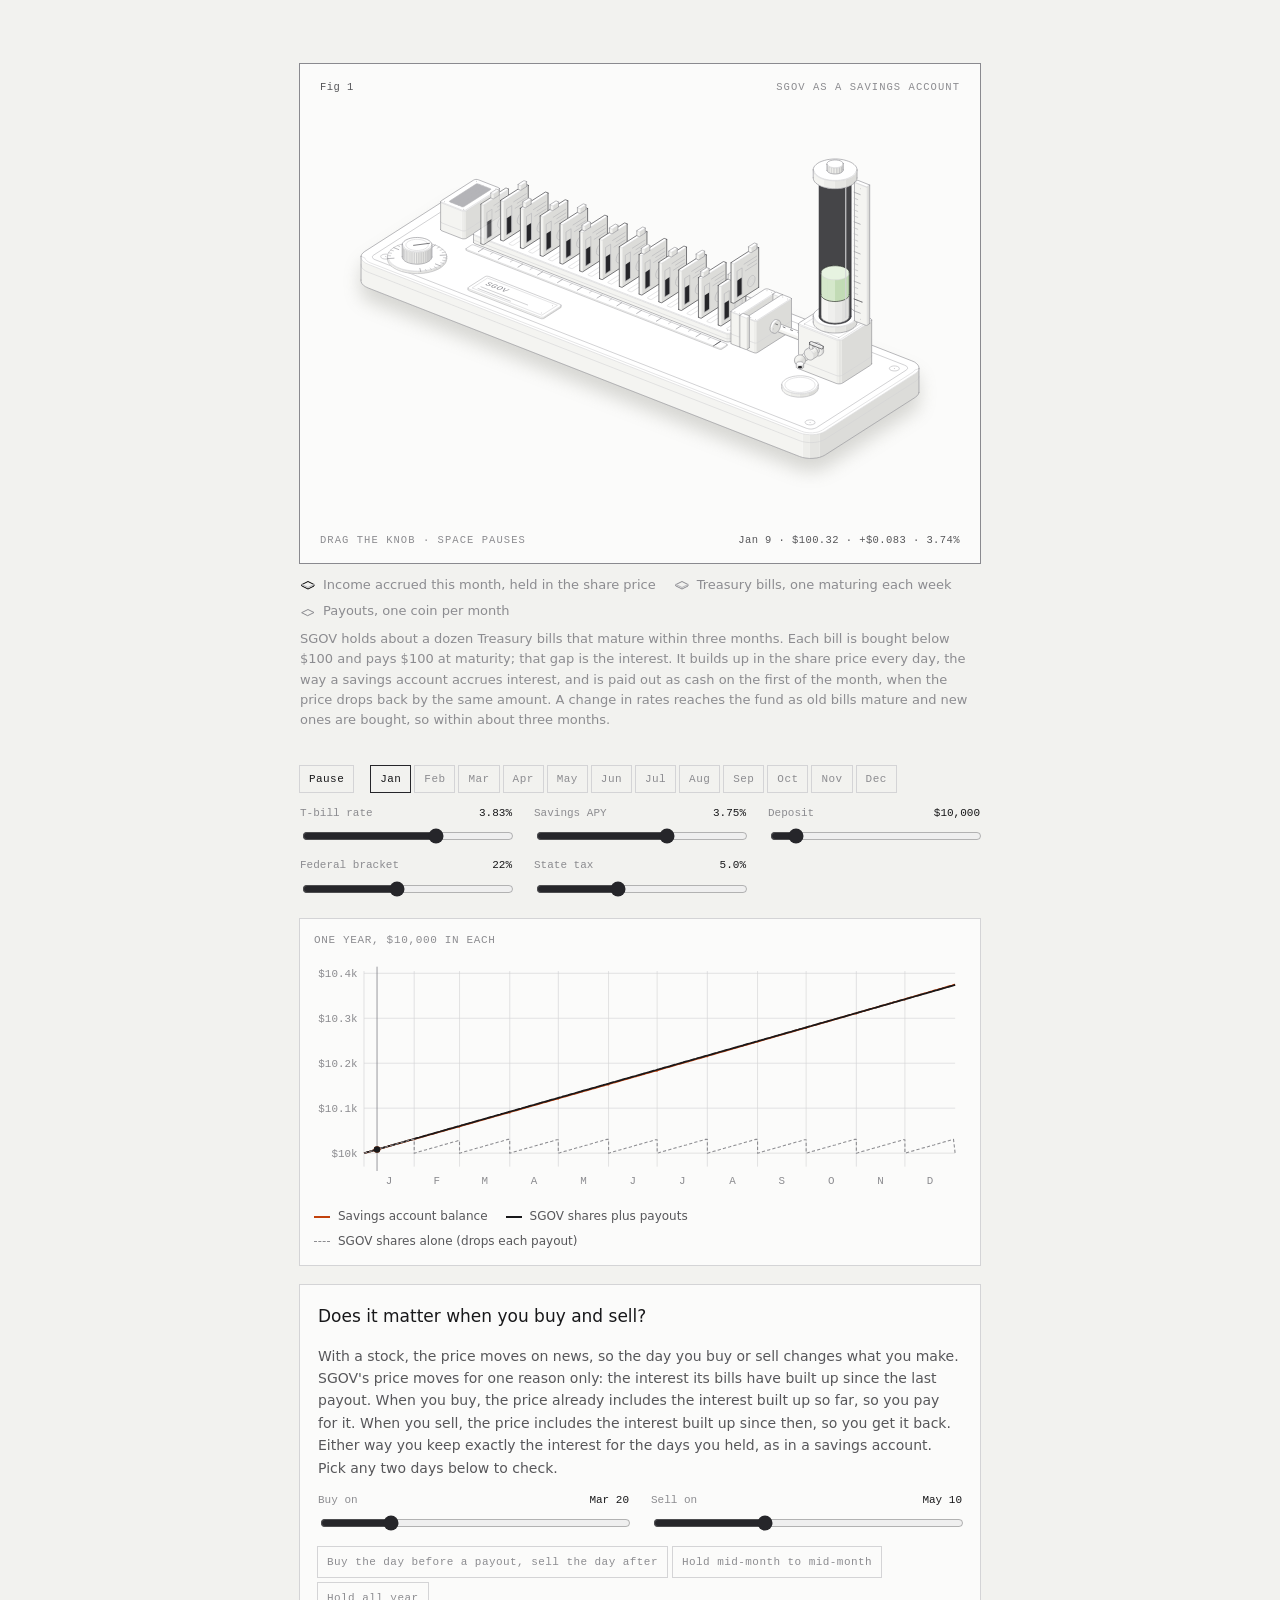
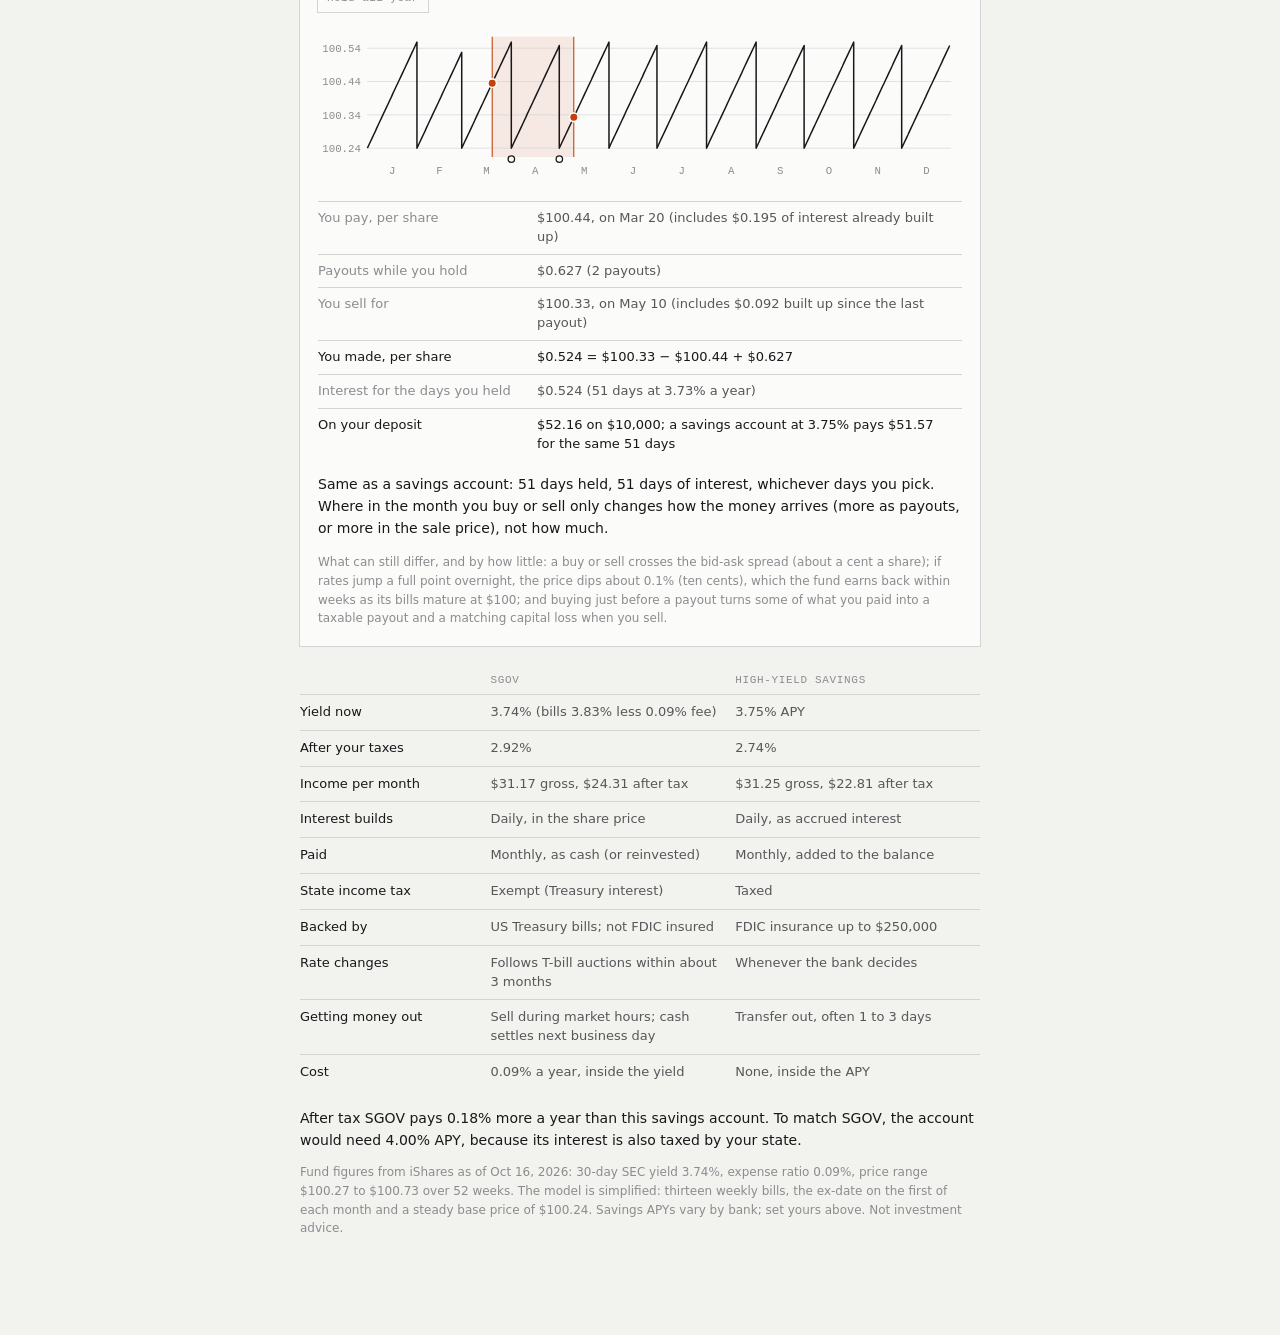
<file: sgov/index.html>
<!doctype html><html lang="en"><head><meta charset="utf-8"><meta name="viewport" content="width=device-width, initial-scale=1"><title>SGOV vs a savings account</title><style>
.iso{
  --anatomy-page:#0b0b0b;--anatomy-card:#131313;--anatomy-text:#a3a3a3;--anatomy-strong:#e6e6e6;--anatomy-muted:#6e6e6e;
  --anatomy-paper:#131313;--anatomy-face:#1b1b1b;--anatomy-top:#1c1c1c;
  --anatomy-shade-0:#0f0f0f;--anatomy-shade-1:#121212;--anatomy-shade-2:#151515;--anatomy-shade-3:#181818;
  --anatomy-lit-top:#262626;--anatomy-lit-shade:#1d1d1d;
  --anatomy-hi:#d4d4d4;--anatomy-mid:#6a6a6a;--anatomy-lo:#3e3e3e;--anatomy-faint:#2a2a2a;--anatomy-lit:#ffffff;
  --anatomy-halo:#050505;--anatomy-halo-opacity:.9;--anatomy-dot:#e6e6e6;
  --anatomy-red:#ff6b6b;--anatomy-green:#6be0a0;--anatomy-blue:#6b9bff;
  --anatomy-weight:.6px;--anatomy-ease:cubic-bezier(.32,.72,0,1);
  --anatomy-mono:ui-monospace,"SF Mono",Menlo,Consolas,monospace;
  --anatomy-lift:inset 0 1px 0 0 #ffffff0a,inset 0 0 0 1px #ffffff06,0 0 0 1px #00000026,0 1px 1px -.5px #00000014,0 3px 3px -1.5px #00000014,0 6px 6px -3px #00000014,0 12px 12px -6px #00000014;
}
.iso[data-theme="light"]{
  --anatomy-page:#f2f2ef;--anatomy-card:#fbfbfa;--anatomy-text:#57575a;--anatomy-strong:#18181a;--anatomy-muted:#8c8c90;
  --anatomy-paper:#fbfbfa;--anatomy-face:#ffffff;--anatomy-top:#ffffff;
  --anatomy-shade-0:#dcdcd9;--anatomy-shade-1:#e5e5e2;--anatomy-shade-2:#ededea;--anatomy-shade-3:#f4f4f1;
  --anatomy-lit-top:#ffffff;--anatomy-lit-shade:#eeeeeb;
  --anatomy-hi:#26262a;--anatomy-mid:#8a8a8f;--anatomy-lo:#b4b4b8;--anatomy-faint:#d4d4d6;--anatomy-lit:#000000;
  --anatomy-halo:#8a8a80;--anatomy-halo-opacity:.32;--anatomy-dot:#3a3a3e;
  --anatomy-red:#e5484d;--anatomy-green:#30a46c;--anatomy-blue:#3e63dd;
  --anatomy-lift:inset 0 1px 0 0 #ffffff,0 0 0 1px #0000000f,0 1px 1px -.5px #0000000a,0 3px 3px -1.5px #0000000a,0 6px 6px -3px #0000000a,0 12px 12px -6px #0000000a;
}
.iso-svg{display:block;width:100%;height:auto;overflow:visible}
.iso-svg path,.iso-svg circle{vector-effect:non-scaling-stroke}
.iso-fill{fill:var(--anatomy-paper);stroke:none}
.iso-solid[data-lit]>.iso-fill{fill:var(--anatomy-face)}
.iso-shade,.iso-top{stroke:none}
.iso-shade[data-shade="0"]{fill:var(--anatomy-shade-0)}
.iso-shade[data-shade="1"]{fill:var(--anatomy-shade-1)}
.iso-shade[data-shade="2"]{fill:var(--anatomy-shade-2)}
.iso-shade[data-shade="3"]{fill:var(--anatomy-shade-3)}
.iso-top{fill:var(--anatomy-top)}
.iso-solid[data-lit]>.iso-top{fill:var(--anatomy-lit-top)}
.iso-solid[data-lit]>.iso-shade{fill:var(--anatomy-lit-shade)}
.iso-solid[data-seamless]>.iso-shade,.iso-solid[data-seamless]>.iso-top{stroke-width:.4;stroke-linejoin:round}
.iso-solid[data-seamless]>.iso-shade[data-shade="0"]{stroke:var(--anatomy-shade-0)}
.iso-solid[data-seamless]>.iso-shade[data-shade="1"]{stroke:var(--anatomy-shade-1)}
.iso-solid[data-seamless]>.iso-shade[data-shade="2"]{stroke:var(--anatomy-shade-2)}
.iso-solid[data-seamless]>.iso-shade[data-shade="3"]{stroke:var(--anatomy-shade-3)}
.iso-solid[data-seamless]>.iso-top{stroke:var(--anatomy-top)}
.iso-solid[data-seamless][data-lit]>.iso-top{stroke:var(--anatomy-lit-top)}
.iso-solid[data-seamless][data-lit]>.iso-shade{stroke:var(--anatomy-lit-shade)}
.iso-solid[data-lit]>.iso-edge{stroke:var(--anatomy-lit)}
.iso-halo{fill:var(--anatomy-halo);stroke:none;filter:blur(9px);opacity:var(--anatomy-halo-opacity);transform:translateY(3px)}
.iso-line{fill:none;stroke:var(--anatomy-lo);stroke-width:var(--anatomy-weight);stroke-linecap:round;stroke-linejoin:round}
.iso-line[data-tone="hi"]{stroke:var(--anatomy-hi)}
.iso-line[data-tone="mid"]{stroke:var(--anatomy-mid)}
.iso-line[data-tone="lo"]{stroke:var(--anatomy-lo)}
.iso-line[data-tone="faint"]{stroke:var(--anatomy-faint)}
.iso-line[data-tone="lit"]{stroke:var(--anatomy-lit)}
.iso-line[data-tone="red"]{stroke:var(--anatomy-red)}
.iso-line[data-tone="green"]{stroke:var(--anatomy-green)}
.iso-line[data-tone="blue"]{stroke:var(--anatomy-blue)}
.iso-line[data-dotted]{stroke-dasharray:.01 3.5;stroke-width:1}
.iso-line[data-dashed]{stroke-dasharray:3 3}
.iso-line[data-flow]{stroke-dasharray:2 6}
.iso-wire-end{fill:var(--anatomy-paper);stroke:var(--anatomy-lo);stroke-width:var(--anatomy-weight)}
.iso-wire[data-tone="hi"] .iso-wire-end{stroke:var(--anatomy-hi)}
.iso-wire[data-tone="mid"] .iso-wire-end{stroke:var(--anatomy-mid)}
.iso-wire[data-tone="faint"] .iso-wire-end{stroke:var(--anatomy-faint)}
.iso-wire[data-tone="lit"] .iso-wire-end{stroke:var(--anatomy-lit)}
.iso-dots circle{fill:var(--anatomy-dot);stroke:none;opacity:.32}
.iso-dots[data-tone="hi"] circle{opacity:.85}
.iso-dots[data-tone="mid"] circle{opacity:.45}
.iso-dots[data-tone="lo"] circle{opacity:.22}
.iso-dots[data-tone="faint"] circle{opacity:.12}
.iso-face-text{fill:var(--anatomy-mid);font-family:var(--anatomy-mono);letter-spacing:.04em}
.iso-face-text[data-tone="hi"]{fill:var(--anatomy-hi)}
.iso-face-text[data-tone="lo"]{fill:var(--anatomy-lo)}
.iso-face-text[data-tone="faint"]{fill:var(--anatomy-faint)}
.tb-body{fill:var(--anatomy-shade-2);stroke:none}
.tb-shine{fill:var(--anatomy-top);stroke:none}
.tb-shade{fill:var(--anatomy-shade-0);stroke:none}
.tb-ring{fill:none;stroke:var(--anatomy-lo);stroke-width:.45;stroke-linecap:butt;stroke-linejoin:round}
.tb-ring[data-tone="mid"]{stroke:var(--anatomy-mid)}
.tb-ring[data-tone="faint"]{stroke:var(--anatomy-faint)}
.tb-ring[data-tone="hi"]{stroke:var(--anatomy-hi)}
@keyframes iso-flow{to{stroke-dashoffset:-32}}
@keyframes iso-pulse{0%,100%{opacity:.18}12%{opacity:1}40%{opacity:.18}}
.iso-line[data-flow]{animation:iso-flow 1600ms linear infinite}
.iso-dots circle[data-pulse]{animation:iso-pulse 1600ms steps(1,end) infinite;animation-delay:var(--pulse-at,0ms)}
.iso-figure{margin:32px 0 36px}
.iso-plate{position:relative;padding:52px 24px;border-radius:0;background:var(--anatomy-card);box-shadow:0 0 0 1px var(--anatomy-mid);--anatomy-paper:var(--anatomy-card)}
.iso-plate-corners{position:absolute;inset:18px 20px;pointer-events:none}
.iso-plate-corner{position:absolute;color:var(--anatomy-muted);font-family:var(--anatomy-mono);font-size:10.5px;line-height:1;letter-spacing:.04em;white-space:nowrap}
.iso-plate-corner[data-corner="fig"]{top:0;left:0;color:var(--anatomy-text)}
.iso-plate-corner[data-corner="title"]{top:0;right:0;text-transform:uppercase;letter-spacing:.1em}
.iso-plate-corner[data-corner="hint"]{bottom:0;left:0;text-transform:uppercase;letter-spacing:.1em}
.iso-plate-corner[data-corner="readout"]{right:0;bottom:0;color:var(--anatomy-text);font-variant-numeric:tabular-nums}
.iso-plate .iso-svg{margin:0 auto}
.iso-legend{display:grid;gap:8px;margin-top:12px;color:var(--anatomy-muted);font-size:13px;line-height:1.55}
.iso-keys{display:flex;flex-wrap:wrap;gap:6px 18px}
.iso-key{display:inline-flex;align-items:center;gap:7px}
.iso-swatch{width:16px;height:10px;flex:none;overflow:visible}
.iso-swatch path{fill:none;stroke:var(--anatomy-hi);stroke-width:1;vector-effect:non-scaling-stroke;stroke-linejoin:round;stroke-linecap:round}
.iso-swatch[data-mark="raised"] path,.iso-swatch[data-mark="flat"] path{stroke:var(--anatomy-mid)}
.iso-swatch[data-mark="lit"] path{stroke:var(--anatomy-lit)}
.iso-swatch[data-mark="dim"] path{stroke:var(--anatomy-lo)}
.iso-swatch[data-mark="dotted"] path{stroke-dasharray:.01 3;stroke-width:1.4}
.iso-swatch[data-mark="dashed"] path{stroke-dasharray:3 2.5}
.iso-swatch[data-mark="red"] path{stroke:var(--anatomy-red)}
.iso-swatch[data-mark="green"] path{stroke:var(--anatomy-green)}
.iso-swatch[data-mark="blue"] path{stroke:var(--anatomy-blue)}
.iso-swatch-crease{stroke:var(--anatomy-lo)!important}
@media (max-width:560px){.iso-plate{padding:48px 12px 70px}.iso-plate-corner[data-corner="hint"]{bottom:18px}}
@media (prefers-reduced-motion:reduce){.iso-line[data-flow],.iso-dots circle[data-pulse]{animation:none}}

*{box-sizing:border-box}
html{color-scheme:dark}
body[data-theme="light"]{color-scheme:light}
body{margin:0;background:var(--anatomy-page);color:var(--anatomy-text);font:14px/1.6 ui-sans-serif,system-ui,-apple-system,"Segoe UI",sans-serif;-webkit-font-smoothing:antialiased}
.iso-page{width:min(680px,100% - 32px);margin:64px auto 96px}
</style></head><body class="iso" data-theme="light"><script>(()=>{const mq=matchMedia("(prefers-color-scheme: dark)");const set=()=>{document.body.dataset.theme=mq.matches?"dark":"light";document.documentElement.style.colorScheme=mq.matches?"dark":"light";};set();mq.addEventListener("change",set);})()</script><main class="iso-page"><style>.iso{
  --sg-cavity:#2b2b2f;--sg-glass:#ffffff;--sg-bar:#26262a;--sg-bank:#c2410c;--sg-total:#18181a;--sg-price:#8c8c90;--sg-liquid:#cfe5c4;--sg-liquid-top:#e4f1dd;--sg-liquid-shade:#b9d6ab;
}
.iso[data-theme="dark"]{
  --sg-cavity:#060606;--sg-glass:#ffffff;--sg-bar:#d4d4d4;--sg-bank:#fb923c;--sg-total:#e6e6e6;--sg-price:#6e6e6e;--sg-liquid:#2f4a2a;--sg-liquid-top:#3d5e36;--sg-liquid-shade:#253c21;
}
.sg-cavity{fill:var(--sg-cavity)}
.sg-slot{fill:var(--anatomy-lo)}
.sg-glass{fill:var(--sg-glass);fill-opacity:.12}
.sg-bar{fill:var(--sg-bar)}
.sg-shine{stroke-width:1.4;opacity:.8}
.sg-flow{stroke-dasharray:1.2 2.6;animation:sg-flow 1.6s linear infinite}
@keyframes sg-flow{to{stroke-dashoffset:-7.6}}
[data-lever] .iso-edge{transition:stroke .2s}
[data-lever][data-open] .iso-edge{stroke:var(--anatomy-lit)}
.sg-stage{outline:none;touch-action:pan-y}
.sg-stage:focus-visible{outline:1px solid var(--anatomy-muted);outline-offset:6px}

.sg-controls{display:flex;flex-wrap:wrap;gap:12px 18px;align-items:center;margin:28px 0 14px}
.sg-play,.sg-step{font:11px/1 var(--anatomy-mono);letter-spacing:.04em;color:var(--anatomy-muted);background:transparent;border:0;box-shadow:0 0 0 1px var(--anatomy-faint);padding:8px 9px 7px;cursor:pointer;transition:color .2s,box-shadow .2s}
.sg-play:hover,.sg-step:hover{color:var(--anatomy-text);box-shadow:0 0 0 1px var(--anatomy-mid)}
.sg-play:focus-visible,.sg-step:focus-visible,.sg-field input:focus-visible{outline:1px solid var(--anatomy-muted);outline-offset:2px}
.sg-step[aria-pressed="true"]{color:var(--anatomy-strong);box-shadow:0 0 0 1px var(--anatomy-hi)}
.sg-play{color:var(--anatomy-strong)}
.sg-steps{display:flex;flex-wrap:wrap;gap:5px}

.sg-inputs{display:grid;grid-template-columns:repeat(auto-fit,minmax(180px,1fr));gap:12px 22px;margin:0 0 20px}
.sg-field{display:grid;gap:6px;font:11px/1.3 var(--anatomy-mono);color:var(--anatomy-muted);min-width:0}
.sg-field span{display:flex;justify-content:space-between;gap:8px}
.sg-field b{font-weight:500;color:var(--anatomy-strong);font-variant-numeric:tabular-nums}
.sg-field input{width:100%;min-width:0;accent-color:var(--anatomy-hi)}

.sg-card{margin:0 0 20px;background:var(--anatomy-card);box-shadow:0 0 0 1px var(--anatomy-faint);padding:14px;display:grid;gap:10px;min-width:0}
.sg-card figcaption{font:11px/1.4 var(--anatomy-mono);letter-spacing:.06em;text-transform:uppercase;color:var(--anatomy-muted)}
.sg-chart{display:block;width:100%;height:auto}
.sg-grid{stroke:var(--anatomy-faint);stroke-width:.6}
.sg-tick{font:10px var(--anatomy-mono);fill:var(--anatomy-muted)}
.sg-l{fill:none;stroke-width:1.6;stroke-linejoin:round}
path.sg-l-bank{stroke:var(--sg-bank)}
path.sg-l-total{stroke:var(--sg-total)}
path.sg-l-price{stroke:var(--sg-price);stroke-width:1;stroke-dasharray:3 2}
.sg-head{stroke:var(--anatomy-mid);stroke-width:.8}
circle.sg-l-bank{fill:var(--sg-bank)}
circle.sg-l-total{fill:var(--sg-total)}
.sg-legend{list-style:none;display:flex;flex-wrap:wrap;gap:6px 18px;padding:0;margin:0;font-size:12px;color:var(--anatomy-text)}
.sg-legend li{display:flex;align-items:center;gap:8px}
.sg-sw{display:inline-block;width:16px;height:0;border-top:2px solid}
.sg-sw.sg-l-bank{border-color:var(--sg-bank)}
.sg-sw.sg-l-total{border-color:var(--sg-total)}
.sg-sw.sg-l-price{border-top:1.5px dashed var(--sg-price)}

.sg-table{width:100%;border-collapse:collapse;font-size:13px;line-height:1.45;color:var(--anatomy-text)}
.sg-table th,.sg-table td{text-align:left;vertical-align:top;padding:8px 10px 8px 0;border-top:1px solid var(--anatomy-faint)}
.sg-table thead th{font:11px var(--anatomy-mono);letter-spacing:.06em;text-transform:uppercase;color:var(--anatomy-muted);border-top:0}
.sg-table tbody th{font-weight:500;color:var(--anatomy-strong);width:28%}
.sg-table td{width:36%;font-variant-numeric:tabular-nums}
.sg-note{margin:18px 0 0;font-size:14px;line-height:1.55;color:var(--anatomy-strong)}
.sg-fine{margin:12px 0 0;font-size:12px;line-height:1.55;color:var(--anatomy-muted)}

@media (prefers-reduced-motion:reduce){.sg-flow{animation:none}}
@media (max-width:560px){.iso-plate{overflow:hidden}.sg-table{font-size:12px}.sg-table tbody th{width:30%}}
.iso .sg-income[data-lit]>.iso-fill,.iso .sg-income[data-lit]>.iso-shade{fill:var(--sg-liquid-shade)}
.iso .sg-income[data-lit]>.iso-shade[data-shade="2"],.iso .sg-income[data-lit]>.iso-shade[data-shade="3"]{fill:var(--sg-liquid)}
.iso .sg-income[data-lit]>.iso-top{fill:var(--sg-liquid-top)}
.sg-timing{gap:14px;padding:18px}
.sg-h{margin:0;font-size:17px;font-weight:500;color:var(--anatomy-strong)}
.sg-p{margin:0;font-size:14px;line-height:1.6;color:var(--anatomy-text)}
.sg-inputs-2{margin:0}
.sg-presets{display:flex;flex-wrap:wrap;gap:6px}
.sg-presets .sg-step{text-align:left;line-height:1.3}
.sg-saw{display:block;width:100%;height:auto}
.sg-saw-line{fill:none;stroke:var(--sg-total);stroke-width:1.4;stroke-linejoin:round}
.sg-held{fill:var(--sg-bank);fill-opacity:.1}
.sg-mark{stroke:var(--sg-bank);stroke-width:1}
.sg-pin{fill:var(--sg-bank);stroke:var(--anatomy-card);stroke-width:1.5}
.sg-coin{fill:var(--anatomy-card);stroke:var(--sg-total);stroke-width:1.2}
.sg-ledger{width:100%;border-collapse:collapse;font-size:13px;line-height:1.45;color:var(--anatomy-text)}
.sg-ledger th,.sg-ledger td{text-align:left;vertical-align:top;padding:7px 10px 7px 0;border-top:1px solid var(--anatomy-faint);font-variant-numeric:tabular-nums}
.sg-ledger th{font-weight:400;width:34%;color:var(--anatomy-muted)}
.sg-ledger .sg-sum th,.sg-ledger .sg-sum td{color:var(--anatomy-strong);font-weight:500}
.sg-timing .sg-note,.sg-timing .sg-fine{margin:0}
</style><figure class="iso-figure"><div class="iso-plate"><div class="iso-plate-corners" aria-hidden="true"><span class="iso-plate-corner" data-corner="fig">Fig 1</span><span class="iso-plate-corner" data-corner="title">SGOV as a savings account</span><span class="iso-plate-corner" data-corner="hint">Drag the knob · Space pauses</span><span class="iso-plate-corner" data-corner="readout" data-readout></span></div><div class="sg-stage" tabindex="0" role="group" aria-label="SGOV model. Arrow keys change the T-bill rate."><svg xmlns="http://www.w3.org/2000/svg" class="iso-svg" viewBox="0 0 640 400" role="img" aria-label="A bench model of the SGOV fund: thirteen Treasury bill cards stand in a slotted rack, one slot per week to maturity. Each week they step toward a redemption box, which pays out at par, and a new bill is fed in from an auction magazine. Income runs along a pipe into a sight glass whose level is the share price; on the first of each month a valve drains the income into a stack of coins, the monthly payout."><path class="iso-halo" d="M37.5 152.1L38.1 150.3L39.4 148.6L41.4 147.1L132.4 88.8L134.9 87.5L137.9 86.5L141.2 85.7L144.8 85.3L148.4 85.3L151.9 85.6L155.3 86.3L158.4 87.2L595.4 258L598.1 259.2L600.1 260.7L601.6 262.4L602.4 264.1L602.5 265.9L602.5 290L601.9 291.7L600.6 293.4L598.6 295L507.6 353.2L505.1 354.5L502.1 355.6L498.8 356.3L495.2 356.7L491.6 356.8L488.1 356.4L484.7 355.8L481.6 354.8L44.6 184.1L41.9 182.8L39.9 181.4L38.4 179.7L37.6 177.9L37.5 176.1Z"/><g class="iso-solid"><path class="iso-fill" d="M134.8 131.6L135.2 129.8L136.3 128.1L138.2 126.6L140.8 125.3L143.8 124.3L147.2 123.7L150.8 123.5L154.4 123.7L157.9 124.2L160.9 125.2L163.5 126.5L165.5 128L166.7 129.7L167.2 131.5L167.2 134.7L166.8 136.5L165.6 138.2L163.7 139.7L161.2 141L158.2 142L154.7 142.6L151.1 142.8L147.5 142.7L144.1 142.1L141 141.1L138.4 139.9L136.5 138.3L135.3 136.6L134.8 134.8Z"/><path class="iso-shade" data-shade="0" d="M163.7 139.7L161.2 141L161.2 137.8L163.7 136.5ZM161.2 141L158.2 142L158.2 138.8L161.2 137.8ZM167.2 134.7L166.8 136.5L166.8 133.3L167.2 131.5ZM166.8 136.5L165.6 138.2L165.6 135L166.8 133.3ZM165.6 138.2L163.7 139.7L163.7 136.5L165.6 135Z"/><path class="iso-shade" data-shade="1" d="M158.2 142L154.7 142.6L154.7 139.4L158.2 138.8ZM154.7 142.6L151.1 142.8L151.1 139.6L154.7 139.4Z"/><path class="iso-shade" data-shade="2" d="M151.1 142.8L147.5 142.7L147.5 139.5L151.1 139.6ZM147.5 142.7L144.1 142.1L144.1 138.9L147.5 139.5Z"/><path class="iso-shade" data-shade="3" d="M144.1 142.1L141 141.1L141 137.9L144.1 138.9ZM141 141.1L138.4 139.9L138.4 136.7L141 137.9ZM138.4 139.9L136.5 138.3L136.5 135.1L138.4 136.7ZM136.5 138.3L135.3 136.6L135.3 133.4L136.5 135.1ZM135.3 136.6L134.8 134.8L134.8 131.6L135.3 133.4Z"/><path class="iso-top" d="M163.7 136.5L161.2 137.8L158.2 138.8L154.7 139.4L151.1 139.6L147.5 139.5L144.1 138.9L141 137.9L138.4 136.7L136.5 135.1L135.3 133.4L134.8 131.6L135.2 129.8L136.3 128.1L138.2 126.6L140.8 125.3L143.8 124.3L147.2 123.7L150.8 123.5L154.4 123.7L157.9 124.2L160.9 125.2L163.5 126.5L165.5 128L166.7 129.7L167.2 131.5L166.8 133.3L165.6 135Z"/><path class="iso-line iso-crease" data-tone="faint" d="M167.2 131.5L166.8 133.3L165.6 135L163.7 136.5L161.2 137.8L158.2 138.8L154.7 139.4L151.1 139.6L147.5 139.5L144.1 138.9L141 137.9L138.4 136.7L136.5 135.1L135.3 133.4L134.8 131.6"/><path class="iso-line iso-edge" data-tone="lo" d="M134.8 131.6L135.2 129.8L136.3 128.1L138.2 126.6L140.8 125.3L143.8 124.3L147.2 123.7L150.8 123.5L154.4 123.7L157.9 124.2L160.9 125.2L163.5 126.5L165.5 128L166.7 129.7L167.2 131.5M167.2 134.7L166.8 136.5L165.6 138.2L163.7 139.7L161.2 141L158.2 142L154.7 142.6L151.1 142.8L147.5 142.7L144.1 142.1L141 141.1L138.4 139.9L136.5 138.3L135.3 136.6L134.8 134.8M134.8 131.6L134.8 134.8M167.2 131.5L167.2 134.7"/></g><g class="iso-solid"><path class="iso-fill" d="M138.5 124.8L138.8 123.4L139.7 122.1L141.2 120.9L143.1 119.9L145.5 119.2L148.1 118.7L150.9 118.5L153.6 118.7L156.3 119.1L158.7 119.8L160.7 120.8L162.2 122L163.1 123.3L163.5 124.7L163.5 131.5L163.2 132.9L162.3 134.2L160.8 135.4L158.9 136.4L156.5 137.2L153.9 137.6L151.1 137.8L148.3 137.7L145.7 137.2L143.3 136.5L141.3 135.5L139.8 134.3L138.9 133L138.5 131.6Z"/><path class="iso-shade" data-shade="0" d="M160.8 135.4L158.9 136.4L158.9 129.6L160.8 128.6ZM158.9 136.4L156.5 137.2L156.5 130.3L158.9 129.6ZM163.5 131.5L163.2 132.9L163.2 126.1L163.5 124.7ZM163.2 132.9L162.3 134.2L162.3 127.4L163.2 126.1ZM162.3 134.2L160.8 135.4L160.8 128.6L162.3 127.4Z"/><path class="iso-shade" data-shade="1" d="M156.5 137.2L153.9 137.6L153.9 130.8L156.5 130.3ZM153.9 137.6L151.1 137.8L151.1 131L153.9 130.8Z"/><path class="iso-shade" data-shade="2" d="M151.1 137.8L148.3 137.7L148.3 130.8L151.1 131ZM148.3 137.7L145.7 137.2L145.7 130.4L148.3 130.8Z"/><path class="iso-shade" data-shade="3" d="M145.7 137.2L143.3 136.5L143.3 129.7L145.7 130.4ZM143.3 136.5L141.3 135.5L141.3 128.7L143.3 129.7ZM141.3 135.5L139.8 134.3L139.8 127.5L141.3 128.7ZM139.8 134.3L138.9 133L138.9 126.2L139.8 127.5ZM138.9 133L138.5 131.6L138.5 124.8L138.9 126.2Z"/><path class="iso-top" d="M160.8 128.6L158.9 129.6L156.5 130.3L153.9 130.8L151.1 131L148.3 130.8L145.7 130.4L143.3 129.7L141.3 128.7L139.8 127.5L138.9 126.2L138.5 124.8L138.8 123.4L139.7 122.1L141.2 120.9L143.1 119.9L145.5 119.2L148.1 118.7L150.9 118.5L153.6 118.7L156.3 119.1L158.7 119.8L160.7 120.8L162.2 122L163.1 123.3L163.5 124.7L163.2 126.1L162.3 127.4Z"/><path class="iso-line iso-crease" data-tone="faint" d="M163.5 124.7L163.2 126.1L162.3 127.4L160.8 128.6L158.9 129.6L156.5 130.3L153.9 130.8L151.1 131L148.3 130.8L145.7 130.4L143.3 129.7L141.3 128.7L139.8 127.5L138.9 126.2L138.5 124.8"/><path class="iso-line iso-edge" data-tone="mid" d="M138.5 124.8L138.8 123.4L139.7 122.1L141.2 120.9L143.1 119.9L145.5 119.2L148.1 118.7L150.9 118.5L153.6 118.7L156.3 119.1L158.7 119.8L160.7 120.8L162.2 122L163.1 123.3L163.5 124.7M163.5 131.5L163.2 132.9L162.3 134.2L160.8 135.4L158.9 136.4L156.5 137.2L153.9 137.6L151.1 137.8L148.3 137.7L145.7 137.2L143.3 136.5L141.3 135.5L139.8 134.3L138.9 133L138.5 131.6M138.5 124.8L138.5 131.6M163.5 124.7L163.5 131.5"/></g><g class="iso-solid"><path class="iso-fill" d="M72.2 171.7L72.6 169.9L73.7 168.2L75.6 166.6L78.2 165.3L81.2 164.4L84.6 163.8L88.2 163.5L91.8 163.7L95.3 164.3L98.3 165.2L100.9 166.5L102.9 168L104.1 169.7L104.6 171.5L104.6 174.7L104.2 176.5L103 178.3L101.1 179.8L98.6 181.1L95.6 182.1L92.1 182.7L88.5 182.9L84.9 182.7L81.5 182.1L78.4 181.2L75.8 179.9L73.9 178.4L72.7 176.7L72.2 174.9Z"/><path class="iso-shade" data-shade="0" d="M101.1 179.8L98.6 181.1L98.6 177.9L101.1 176.6ZM98.6 181.1L95.6 182.1L95.6 178.9L98.6 177.9ZM104.6 174.7L104.2 176.5L104.2 173.3L104.6 171.5ZM104.2 176.5L103 178.3L103 175.1L104.2 173.3ZM103 178.3L101.1 179.8L101.1 176.6L103 175.1Z"/><path class="iso-shade" data-shade="1" d="M95.6 182.1L92.1 182.7L92.1 179.5L95.6 178.9ZM92.1 182.7L88.5 182.9L88.5 179.7L92.1 179.5Z"/><path class="iso-shade" data-shade="2" d="M88.5 182.9L84.9 182.7L84.9 179.5L88.5 179.7ZM84.9 182.7L81.5 182.1L81.5 178.9L84.9 179.5Z"/><path class="iso-shade" data-shade="3" d="M81.5 182.1L78.4 181.2L78.4 178L81.5 178.9ZM78.4 181.2L75.8 179.9L75.8 176.7L78.4 178ZM75.8 179.9L73.9 178.4L73.9 175.2L75.8 176.7ZM73.9 178.4L72.7 176.7L72.7 173.5L73.9 175.2ZM72.7 176.7L72.2 174.9L72.2 171.7L72.7 173.5Z"/><path class="iso-top" d="M101.1 176.6L98.6 177.9L95.6 178.9L92.1 179.5L88.5 179.7L84.9 179.5L81.5 178.9L78.4 178L75.8 176.7L73.9 175.2L72.7 173.5L72.2 171.7L72.6 169.9L73.7 168.2L75.6 166.6L78.2 165.3L81.2 164.4L84.6 163.8L88.2 163.5L91.8 163.7L95.3 164.3L98.3 165.2L100.9 166.5L102.9 168L104.1 169.7L104.6 171.5L104.2 173.3L103 175.1Z"/><path class="iso-line iso-crease" data-tone="faint" d="M104.6 171.5L104.2 173.3L103 175.1L101.1 176.6L98.6 177.9L95.6 178.9L92.1 179.5L88.5 179.7L84.9 179.5L81.5 178.9L78.4 178L75.8 176.7L73.9 175.2L72.7 173.5L72.2 171.7"/><path class="iso-line iso-edge" data-tone="lo" d="M72.2 171.7L72.6 169.9L73.7 168.2L75.6 166.6L78.2 165.3L81.2 164.4L84.6 163.8L88.2 163.5L91.8 163.7L95.3 164.3L98.3 165.2L100.9 166.5L102.9 168L104.1 169.7L104.6 171.5M104.6 174.7L104.2 176.5L103 178.3L101.1 179.8L98.6 181.1L95.6 182.1L92.1 182.7L88.5 182.9L84.9 182.7L81.5 182.1L78.4 181.2L75.8 179.9L73.9 178.4L72.7 176.7L72.2 174.9M72.2 171.7L72.2 174.9M104.6 171.5L104.6 174.7"/></g><g class="iso-solid"><path class="iso-fill" d="M75.9 164.9L76.2 163.5L77.1 162.2L78.6 161L80.5 160L82.9 159.2L85.5 158.7L88.3 158.6L91 158.7L93.7 159.2L96.1 159.9L98.1 160.9L99.6 162.1L100.5 163.4L100.9 164.8L100.9 171.6L100.6 172.9L99.7 174.3L98.2 175.5L96.3 176.5L93.9 177.2L91.3 177.7L88.5 177.9L85.7 177.7L83.1 177.3L80.7 176.5L78.7 175.6L77.2 174.4L76.2 173.1L75.9 171.7Z"/><path class="iso-shade" data-shade="0" d="M98.2 175.5L96.3 176.5L96.3 169.7L98.2 168.7ZM96.3 176.5L93.9 177.2L93.9 170.4L96.3 169.7ZM100.9 171.6L100.6 172.9L100.6 166.1L100.9 164.8ZM100.6 172.9L99.7 174.3L99.7 167.5L100.6 166.1ZM99.7 174.3L98.2 175.5L98.2 168.7L99.7 167.5Z"/><path class="iso-shade" data-shade="1" d="M93.9 177.2L91.3 177.7L91.3 170.9L93.9 170.4ZM91.3 177.7L88.5 177.9L88.5 171.1L91.3 170.9Z"/><path class="iso-shade" data-shade="2" d="M88.5 177.9L85.7 177.7L85.7 170.9L88.5 171.1ZM85.7 177.7L83.1 177.3L83.1 170.5L85.7 170.9Z"/><path class="iso-shade" data-shade="3" d="M83.1 177.3L80.7 176.5L80.7 169.7L83.1 170.5ZM80.7 176.5L78.7 175.6L78.7 168.8L80.7 169.7ZM78.7 175.6L77.2 174.4L77.2 167.6L78.7 168.8ZM77.2 174.4L76.2 173.1L76.2 166.3L77.2 167.6ZM76.2 173.1L75.9 171.7L75.9 164.9L76.2 166.3Z"/><path class="iso-top" d="M98.2 168.7L96.3 169.7L93.9 170.4L91.3 170.9L88.5 171.1L85.7 170.9L83.1 170.5L80.7 169.7L78.7 168.8L77.2 167.6L76.2 166.3L75.9 164.9L76.2 163.5L77.1 162.2L78.6 161L80.5 160L82.9 159.2L85.5 158.7L88.3 158.6L91 158.7L93.7 159.2L96.1 159.9L98.1 160.9L99.6 162.1L100.5 163.4L100.9 164.8L100.6 166.1L99.7 167.5Z"/><path class="iso-line iso-crease" data-tone="faint" d="M100.9 164.8L100.6 166.1L99.7 167.5L98.2 168.7L96.3 169.7L93.9 170.4L91.3 170.9L88.5 171.1L85.7 170.9L83.1 170.5L80.7 169.7L78.7 168.8L77.2 167.6L76.2 166.3L75.9 164.9"/><path class="iso-line iso-edge" data-tone="mid" d="M75.9 164.9L76.2 163.5L77.1 162.2L78.6 161L80.5 160L82.9 159.2L85.5 158.7L88.3 158.6L91 158.7L93.7 159.2L96.1 159.9L98.1 160.9L99.6 162.1L100.5 163.4L100.9 164.8M100.9 171.6L100.6 172.9L99.7 174.3L98.2 175.5L96.3 176.5L93.9 177.2L91.3 177.7L88.5 177.9L85.7 177.7L83.1 177.3L80.7 176.5L78.7 175.6L77.2 174.4L76.2 173.1L75.9 171.7M75.9 164.9L75.9 171.7M100.9 164.8L100.9 171.6"/></g><g class="iso-solid"><path class="iso-fill" d="M535.4 288.1L535.8 286.3L537 284.6L538.9 283.1L541.4 281.8L544.4 280.8L547.9 280.2L551.5 280L555.1 280.2L558.5 280.7L561.6 281.7L564.2 283L566.1 284.5L567.3 286.2L567.8 288L567.8 291.2L567.4 293L566.3 294.7L564.4 296.2L561.8 297.5L558.8 298.5L555.4 299.1L551.8 299.3L548.2 299.2L544.7 298.6L541.7 297.6L539.1 296.4L537.1 294.8L535.9 293.1L535.4 291.3Z"/><path class="iso-shade" data-shade="0" d="M564.4 296.2L561.8 297.5L561.8 294.3L564.4 293ZM561.8 297.5L558.8 298.5L558.8 295.3L561.8 294.3ZM567.8 291.2L567.4 293L567.4 289.8L567.8 288ZM567.4 293L566.3 294.7L566.3 291.5L567.4 289.8ZM566.3 294.7L564.4 296.2L564.4 293L566.3 291.5Z"/><path class="iso-shade" data-shade="1" d="M558.8 298.5L555.4 299.1L555.4 295.9L558.8 295.3ZM555.4 299.1L551.8 299.3L551.8 296.1L555.4 295.9Z"/><path class="iso-shade" data-shade="2" d="M551.8 299.3L548.2 299.2L548.2 296L551.8 296.1ZM548.2 299.2L544.7 298.6L544.7 295.4L548.2 296Z"/><path class="iso-shade" data-shade="3" d="M544.7 298.6L541.7 297.6L541.7 294.4L544.7 295.4ZM541.7 297.6L539.1 296.4L539.1 293.2L541.7 294.4ZM539.1 296.4L537.1 294.8L537.1 291.6L539.1 293.2ZM537.1 294.8L535.9 293.1L535.9 289.9L537.1 291.6ZM535.9 293.1L535.4 291.3L535.4 288.1L535.9 289.9Z"/><path class="iso-top" d="M564.4 293L561.8 294.3L558.8 295.3L555.4 295.9L551.8 296.1L548.2 296L544.7 295.4L541.7 294.4L539.1 293.2L537.1 291.6L535.9 289.9L535.4 288.1L535.8 286.3L537 284.6L538.9 283.1L541.4 281.8L544.4 280.8L547.9 280.2L551.5 280L555.1 280.2L558.5 280.7L561.6 281.7L564.2 283L566.1 284.5L567.3 286.2L567.8 288L567.4 289.8L566.3 291.5Z"/><path class="iso-line iso-crease" data-tone="faint" d="M567.8 288L567.4 289.8L566.3 291.5L564.4 293L561.8 294.3L558.8 295.3L555.4 295.9L551.8 296.1L548.2 296L544.7 295.4L541.7 294.4L539.1 293.2L537.1 291.6L535.9 289.9L535.4 288.1"/><path class="iso-line iso-edge" data-tone="lo" d="M535.4 288.1L535.8 286.3L537 284.6L538.9 283.1L541.4 281.8L544.4 280.8L547.9 280.2L551.5 280L555.1 280.2L558.5 280.7L561.6 281.7L564.2 283L566.1 284.5L567.3 286.2L567.8 288M567.8 291.2L567.4 293L566.3 294.7L564.4 296.2L561.8 297.5L558.8 298.5L555.4 299.1L551.8 299.3L548.2 299.2L544.7 298.6L541.7 297.6L539.1 296.4L537.1 294.8L535.9 293.1L535.4 291.3M535.4 288.1L535.4 291.3M567.8 288L567.8 291.2"/></g><g class="iso-solid"><path class="iso-fill" d="M539.1 281.3L539.4 279.9L540.3 278.6L541.8 277.4L543.7 276.4L546.1 275.7L548.7 275.2L551.5 275L554.3 275.2L556.9 275.6L559.3 276.3L561.3 277.3L562.8 278.5L563.8 279.8L564.1 281.2L564.1 288L563.8 289.4L562.9 290.7L561.4 291.9L559.5 292.9L557.1 293.7L554.5 294.1L551.7 294.3L549 294.2L546.3 293.7L543.9 293L541.9 292L540.4 290.8L539.5 289.5L539.1 288.1Z"/><path class="iso-shade" data-shade="0" d="M561.4 291.9L559.5 292.9L559.5 286.1L561.4 285.1ZM559.5 292.9L557.1 293.7L557.1 286.8L559.5 286.1ZM564.1 288L563.8 289.4L563.8 282.6L564.1 281.2ZM563.8 289.4L562.9 290.7L562.9 283.9L563.8 282.6ZM562.9 290.7L561.4 291.9L561.4 285.1L562.9 283.9Z"/><path class="iso-shade" data-shade="1" d="M557.1 293.7L554.5 294.1L554.5 287.3L557.1 286.8ZM554.5 294.1L551.7 294.3L551.7 287.5L554.5 287.3Z"/><path class="iso-shade" data-shade="2" d="M551.7 294.3L549 294.2L549 287.3L551.7 287.5ZM549 294.2L546.3 293.7L546.3 286.9L549 287.3Z"/><path class="iso-shade" data-shade="3" d="M546.3 293.7L543.9 293L543.9 286.2L546.3 286.9ZM543.9 293L541.9 292L541.9 285.2L543.9 286.2ZM541.9 292L540.4 290.8L540.4 284L541.9 285.2ZM540.4 290.8L539.5 289.5L539.5 282.7L540.4 284ZM539.5 289.5L539.1 288.1L539.1 281.3L539.5 282.7Z"/><path class="iso-top" d="M561.4 285.1L559.5 286.1L557.1 286.8L554.5 287.3L551.7 287.5L549 287.3L546.3 286.9L543.9 286.2L541.9 285.2L540.4 284L539.5 282.7L539.1 281.3L539.4 279.9L540.3 278.6L541.8 277.4L543.7 276.4L546.1 275.7L548.7 275.2L551.5 275L554.3 275.2L556.9 275.6L559.3 276.3L561.3 277.3L562.8 278.5L563.8 279.8L564.1 281.2L563.8 282.6L562.9 283.9Z"/><path class="iso-line iso-crease" data-tone="faint" d="M564.1 281.2L563.8 282.6L562.9 283.9L561.4 285.1L559.5 286.1L557.1 286.8L554.5 287.3L551.7 287.5L549 287.3L546.3 286.9L543.9 286.2L541.9 285.2L540.4 284L539.5 282.7L539.1 281.3"/><path class="iso-line iso-edge" data-tone="mid" d="M539.1 281.3L539.4 279.9L540.3 278.6L541.8 277.4L543.7 276.4L546.1 275.7L548.7 275.2L551.5 275L554.3 275.2L556.9 275.6L559.3 276.3L561.3 277.3L562.8 278.5L563.8 279.8L564.1 281.2M564.1 288L563.8 289.4L562.9 290.7L561.4 291.9L559.5 292.9L557.1 293.7L554.5 294.1L551.7 294.3L549 294.2L546.3 293.7L543.9 293L541.9 292L540.4 290.8L539.5 289.5L539.1 288.1M539.1 281.3L539.1 288.1M564.1 281.2L564.1 288"/></g><g class="iso-solid"><path class="iso-fill" d="M472.8 328.2L473.2 326.4L474.4 324.7L476.3 323.1L478.8 321.8L481.8 320.9L485.3 320.3L488.9 320L492.5 320.2L495.9 320.8L499 321.7L501.6 323L503.5 324.5L504.7 326.2L505.2 328L505.2 331.2L504.8 333L503.7 334.8L501.8 336.3L499.2 337.6L496.2 338.6L492.8 339.2L489.2 339.4L485.6 339.2L482.1 338.6L479.1 337.7L476.5 336.4L474.5 334.9L473.3 333.2L472.8 331.4Z"/><path class="iso-shade" data-shade="0" d="M501.8 336.3L499.2 337.6L499.2 334.4L501.8 333.1ZM499.2 337.6L496.2 338.6L496.2 335.4L499.2 334.4ZM505.2 331.2L504.8 333L504.8 329.8L505.2 328ZM504.8 333L503.7 334.8L503.7 331.6L504.8 329.8ZM503.7 334.8L501.8 336.3L501.8 333.1L503.7 331.6Z"/><path class="iso-shade" data-shade="1" d="M496.2 338.6L492.8 339.2L492.8 336L496.2 335.4ZM492.8 339.2L489.2 339.4L489.2 336.2L492.8 336Z"/><path class="iso-shade" data-shade="2" d="M489.2 339.4L485.6 339.2L485.6 336L489.2 336.2ZM485.6 339.2L482.1 338.6L482.1 335.4L485.6 336Z"/><path class="iso-shade" data-shade="3" d="M482.1 338.6L479.1 337.7L479.1 334.5L482.1 335.4ZM479.1 337.7L476.5 336.4L476.5 333.2L479.1 334.5ZM476.5 336.4L474.5 334.9L474.5 331.7L476.5 333.2ZM474.5 334.9L473.3 333.2L473.3 330L474.5 331.7ZM473.3 333.2L472.8 331.4L472.8 328.2L473.3 330Z"/><path class="iso-top" d="M501.8 333.1L499.2 334.4L496.2 335.4L492.8 336L489.2 336.2L485.6 336L482.1 335.4L479.1 334.5L476.5 333.2L474.5 331.7L473.3 330L472.8 328.2L473.2 326.4L474.4 324.7L476.3 323.1L478.8 321.8L481.8 320.9L485.3 320.3L488.9 320L492.5 320.2L495.9 320.8L499 321.7L501.6 323L503.5 324.5L504.7 326.2L505.2 328L504.8 329.8L503.7 331.6Z"/><path class="iso-line iso-crease" data-tone="faint" d="M505.2 328L504.8 329.8L503.7 331.6L501.8 333.1L499.2 334.4L496.2 335.4L492.8 336L489.2 336.2L485.6 336L482.1 335.4L479.1 334.5L476.5 333.2L474.5 331.7L473.3 330L472.8 328.2"/><path class="iso-line iso-edge" data-tone="lo" d="M472.8 328.2L473.2 326.4L474.4 324.7L476.3 323.1L478.8 321.8L481.8 320.9L485.3 320.3L488.9 320L492.5 320.2L495.9 320.8L499 321.7L501.6 323L503.5 324.5L504.7 326.2L505.2 328M505.2 331.2L504.8 333L503.7 334.8L501.8 336.3L499.2 337.6L496.2 338.6L492.8 339.2L489.2 339.4L485.6 339.2L482.1 338.6L479.1 337.7L476.5 336.4L474.5 334.9L473.3 333.2L472.8 331.4M472.8 328.2L472.8 331.4M505.2 328L505.2 331.2"/></g><g class="iso-solid"><path class="iso-fill" d="M476.5 321.4L476.8 320L477.7 318.7L479.2 317.5L481.1 316.5L483.5 315.7L486.1 315.2L488.9 315.1L491.7 315.2L494.3 315.7L496.7 316.4L498.7 317.4L500.2 318.6L501.1 319.9L501.5 321.3L501.5 328.1L501.2 329.4L500.3 330.8L498.8 332L496.9 333L494.5 333.7L491.9 334.2L489.1 334.4L486.4 334.2L483.7 333.8L481.3 333L479.3 332.1L477.8 330.9L476.9 329.6L476.5 328.2Z"/><path class="iso-shade" data-shade="0" d="M498.8 332L496.9 333L496.9 326.2L498.8 325.2ZM496.9 333L494.5 333.7L494.5 326.9L496.9 326.2ZM501.5 328.1L501.2 329.4L501.2 322.6L501.5 321.3ZM501.2 329.4L500.3 330.8L500.3 324L501.2 322.6ZM500.3 330.8L498.8 332L498.8 325.2L500.3 324Z"/><path class="iso-shade" data-shade="1" d="M494.5 333.7L491.9 334.2L491.9 327.4L494.5 326.9ZM491.9 334.2L489.1 334.4L489.1 327.6L491.9 327.4Z"/><path class="iso-shade" data-shade="2" d="M489.1 334.4L486.4 334.2L486.4 327.4L489.1 327.6ZM486.4 334.2L483.7 333.8L483.7 327L486.4 327.4Z"/><path class="iso-shade" data-shade="3" d="M483.7 333.8L481.3 333L481.3 326.2L483.7 327ZM481.3 333L479.3 332.1L479.3 325.3L481.3 326.2ZM479.3 332.1L477.8 330.9L477.8 324.1L479.3 325.3ZM477.8 330.9L476.9 329.6L476.9 322.8L477.8 324.1ZM476.9 329.6L476.5 328.2L476.5 321.4L476.9 322.8Z"/><path class="iso-top" d="M498.8 325.2L496.9 326.2L494.5 326.9L491.9 327.4L489.1 327.6L486.4 327.4L483.7 327L481.3 326.2L479.3 325.3L477.8 324.1L476.9 322.8L476.5 321.4L476.8 320L477.7 318.7L479.2 317.5L481.1 316.5L483.5 315.7L486.1 315.2L488.9 315.1L491.7 315.2L494.3 315.7L496.7 316.4L498.7 317.4L500.2 318.6L501.1 319.9L501.5 321.3L501.2 322.6L500.3 324Z"/><path class="iso-line iso-crease" data-tone="faint" d="M501.5 321.3L501.2 322.6L500.3 324L498.8 325.2L496.9 326.2L494.5 326.9L491.9 327.4L489.1 327.6L486.4 327.4L483.7 327L481.3 326.2L479.3 325.3L477.8 324.1L476.9 322.8L476.5 321.4"/><path class="iso-line iso-edge" data-tone="mid" d="M476.5 321.4L476.8 320L477.7 318.7L479.2 317.5L481.1 316.5L483.5 315.7L486.1 315.2L488.9 315.1L491.7 315.2L494.3 315.7L496.7 316.4L498.7 317.4L500.2 318.6L501.1 319.9L501.5 321.3M501.5 328.1L501.2 329.4L500.3 330.8L498.8 332L496.9 333L494.5 333.7L491.9 334.2L489.1 334.4L486.4 334.2L483.7 333.8L481.3 333L479.3 332.1L477.8 330.9L476.9 329.6L476.5 328.2M476.5 321.4L476.5 328.2M501.5 321.3L501.5 328.1"/></g><g class="iso-solid"><path class="iso-fill" d="M37.5 142.1L38.1 140.3L39.4 138.6L41.4 137.1L132.4 78.8L134.9 77.5L137.9 76.5L141.2 75.7L144.8 75.3L148.4 75.3L151.9 75.6L155.3 76.3L158.4 77.2L595.4 248L598.1 249.2L600.1 250.7L601.6 252.4L602.4 254.1L602.5 255.9L602.5 279.9L601.9 281.7L600.6 283.4L598.6 285L507.6 343.2L505.1 344.5L502.1 345.6L498.8 346.3L495.2 346.7L491.6 346.8L488.1 346.4L484.7 345.8L481.6 344.8L44.6 174.1L41.9 172.8L39.9 171.4L38.4 169.7L37.6 167.9L37.5 166.1Z"/><path class="iso-shade" data-shade="0" d="M602.5 279.9L601.9 281.7L601.9 257.7L602.5 255.9ZM601.9 281.7L600.6 283.4L600.6 259.4L601.9 257.7ZM600.6 283.4L598.6 285L598.6 260.9L600.6 259.4ZM598.6 285L507.6 343.2L507.6 319.2L598.6 260.9ZM507.6 343.2L505.1 344.5L505.1 320.5L507.6 319.2ZM505.1 344.5L502.1 345.6L502.1 321.6L505.1 320.5Z"/><path class="iso-shade" data-shade="1" d="M502.1 345.6L498.8 346.3L498.8 322.3L502.1 321.6ZM498.8 346.3L495.2 346.7L495.2 322.7L498.8 322.3ZM495.2 346.7L491.6 346.8L491.6 322.7L495.2 322.7Z"/><path class="iso-shade" data-shade="2" d="M491.6 346.8L488.1 346.4L488.1 322.4L491.6 322.7ZM488.1 346.4L484.7 345.8L484.7 321.8L488.1 322.4Z"/><path class="iso-shade" data-shade="3" d="M484.7 345.8L481.6 344.8L481.6 320.8L484.7 321.8ZM481.6 344.8L44.6 174.1L44.6 150.1L481.6 320.8ZM44.6 174.1L41.9 172.8L41.9 148.8L44.6 150.1ZM41.9 172.8L39.9 171.4L39.9 147.3L41.9 148.8ZM39.9 171.4L38.4 169.7L38.4 145.7L39.9 147.3ZM38.4 169.7L37.6 167.9L37.6 143.9L38.4 145.7ZM37.6 167.9L37.5 166.1L37.5 142.1L37.6 143.9Z"/><path class="iso-top" d="M595.4 248L598.1 249.2L600.1 250.7L601.6 252.4L602.4 254.1L602.5 255.9L601.9 257.7L600.6 259.4L598.6 260.9L507.6 319.2L505.1 320.5L502.1 321.6L498.8 322.3L495.2 322.7L491.6 322.7L488.1 322.4L484.7 321.8L481.6 320.8L44.6 150.1L41.9 148.8L39.9 147.3L38.4 145.7L37.6 143.9L37.5 142.1L38.1 140.3L39.4 138.6L41.4 137.1L132.4 78.8L134.9 77.5L137.9 76.5L141.2 75.7L144.8 75.3L148.4 75.3L151.9 75.6L155.3 76.3L158.4 77.2Z"/><path class="iso-line iso-crease" data-tone="faint" d="M602.5 255.9L601.9 257.7L600.6 259.4L598.6 260.9L507.6 319.2L505.1 320.5L502.1 321.6L498.8 322.3L495.2 322.7L491.6 322.7L488.1 322.4L484.7 321.8L481.6 320.8L44.6 150.1L41.9 148.8L39.9 147.3L38.4 145.7L37.6 143.9L37.5 142.1"/><path class="iso-line iso-bevel" data-tone="faint" d="M602.5 255.9L598.3 257.2L597.3 258.6L595.6 259.9L504.8 318L502.6 319.1L500.3 320L497.6 320.5L494.8 320.9L491.9 320.9L489 320.6L486.3 320.1L483.7 319.3L47 148.7L44.7 147.6L43.1 146.4L41.9 145.1L41.3 143.7L37.5 142.1"/><path class="iso-line" data-tone="faint" d="M602.5 263.9L601.9 265.7L600.6 267.4L598.6 268.9L507.6 327.2L505.1 328.5L502.1 329.6L498.8 330.3L495.2 330.7L491.6 330.7L488.1 330.4L484.7 329.8L481.6 328.8L44.6 158.1L41.9 156.8L39.9 155.3L38.4 153.7L37.6 151.9L37.5 150.1"/><path class="iso-line iso-edge" data-tone="mid" d="M37.5 142.1L38.1 140.3L39.4 138.6L41.4 137.1L132.4 78.8L134.9 77.5L137.9 76.5L141.2 75.7L144.8 75.3L148.4 75.3L151.9 75.6L155.3 76.3L158.4 77.2L595.4 248L598.1 249.2L600.1 250.7L601.6 252.4L602.4 254.1L602.5 255.9M602.5 279.9L601.9 281.7L600.6 283.4L598.6 285L507.6 343.2L505.1 344.5L502.1 345.6L498.8 346.3L495.2 346.7L491.6 346.8L488.1 346.4L484.7 345.8L481.6 344.8L44.6 174.1L41.9 172.8L39.9 171.4L38.4 169.7L37.6 167.9L37.5 166.1M602.5 255.9L602.5 279.9M37.5 142.1L37.5 166.1"/></g><path class="iso-line" data-tone="lo" d="M588.3 252.5L589.3 253L590.1 253.5L590.6 254.2L590.9 254.8L591 255.5L590.7 256.2L590.2 256.8L589.5 257.4L498.5 315.7L497.5 316.1L496.4 316.5L495.2 316.8L493.8 317L492.5 317L491.1 316.9L489.9 316.6L488.7 316.3L51.7 145.5L50.7 145.1L49.9 144.5L49.4 143.9L49.1 143.2L49 142.5L49.3 141.9L49.8 141.2L50.5 140.7L141.5 82.4L142.5 81.9L143.6 81.5L144.8 81.2L146.2 81.1L147.5 81.1L148.9 81.2L150.1 81.4L151.3 81.8Z"/><path class="iso-line" data-tone="lo" d="M151.8 89.3L150.3 90L148.4 90.3L146.4 90.2L144.7 89.8L143.4 89L142.8 88.1L142.9 87.1L143.8 86.2L145.3 85.5L147.2 85.2L149.2 85.3L150.9 85.8L152.2 86.5L152.8 87.5L152.7 88.4Z"/><path class="iso-line" data-tone="lo" d="M581.6 257.2L580.1 257.9L578.2 258.2L576.2 258.1L574.4 257.6L573.1 256.9L572.5 256L572.7 255L573.6 254.1L575.1 253.4L576.9 253.1L578.9 253.2L580.7 253.6L582 254.4L582.6 255.3L582.5 256.3Z"/><path class="iso-line" data-tone="lo" d="M66.4 144L64.9 144.6L63.1 144.9L61.1 144.8L59.3 144.4L58 143.6L57.4 142.7L57.5 141.7L58.4 140.8L59.9 140.2L61.8 139.9L63.8 139.9L65.6 140.4L66.9 141.1L67.5 142.1L67.3 143.1Z"/><path class="iso-line" data-tone="lo" d="M496.2 311.8L494.7 312.5L492.8 312.8L490.8 312.7L489.1 312.3L487.8 311.5L487.2 310.6L487.3 309.6L488.2 308.7L489.7 308.1L491.6 307.8L493.6 307.8L495.3 308.3L496.6 309L497.2 310L497.1 311Z"/><g class="iso-dots" data-tone="mid"><circle cx="147.8" cy="87.8" r="0.5"/><circle cx="577.6" cy="255.6" r="0.5"/><circle cx="62.4" cy="142.4" r="0.5"/><circle cx="492.2" cy="310.3" r="0.5"/></g><g class="iso-solid"><path class="iso-fill" d="M143.9 134.3L144.3 133.9L149.1 130.8L149.9 130.5L150.8 130.4L151.7 130.6L407.4 230.5L408 230.9L408.1 231.3L408.1 232.5L407.7 233L402.9 236.1L402.1 236.4L401.1 236.4L400.3 236.2L144.6 136.4L144 136L143.9 135.5Z"/><path class="iso-shade" data-shade="0" d="M408.1 232.5L407.7 233L407.7 231.8L408.1 231.3ZM407.7 233L402.9 236.1L402.9 234.9L407.7 231.8ZM402.9 236.1L402.1 236.4L402.1 235.2L402.9 234.9Z"/><path class="iso-shade" data-shade="1" d="M402.1 236.4L401.1 236.4L401.1 235.2L402.1 235.2Z"/><path class="iso-shade" data-shade="2" d="M401.1 236.4L400.3 236.2L400.3 235L401.1 235.2Z"/><path class="iso-shade" data-shade="3" d="M400.3 236.2L144.6 136.4L144.6 135.2L400.3 235ZM144.6 136.4L144 136L144 134.8L144.6 135.2ZM144 136L143.9 135.5L143.9 134.3L144 134.8Z"/><path class="iso-top" d="M407.4 230.5L408 230.9L408.1 231.3L407.7 231.8L402.9 234.9L402.1 235.2L401.1 235.2L400.3 235L144.6 135.2L144 134.8L143.9 134.3L144.3 133.9L149.1 130.8L149.9 130.5L150.8 130.4L151.7 130.6Z"/><path class="iso-line iso-crease" data-tone="faint" d="M408.1 231.3L407.7 231.8L402.9 234.9L402.1 235.2L401.1 235.2L400.3 235L144.6 135.2L144 134.8L143.9 134.3"/><path class="iso-line iso-edge" data-tone="lo" d="M143.9 134.3L144.3 133.9L149.1 130.8L149.9 130.5L150.8 130.4L151.7 130.6L407.4 230.5L408 230.9L408.1 231.3M408.1 232.5L407.7 233L402.9 236.1L402.1 236.4L401.1 236.4L400.3 236.2L144.6 136.4L144 136L143.9 135.5M408.1 231.3L408.1 232.5M143.9 134.3L143.9 135.5"/></g><path class="iso-line" data-tone="lo" d="M171.2 138.2L168.6 139.9M191.2 146L188.7 147.7M211.3 153.9L208.7 155.5M231.3 161.7L228.7 163.3M251.3 169.5L248.8 171.2M271.3 177.3L268.8 179M291.4 185.2L288.8 186.8M311.4 193L308.8 194.6M331.4 200.8L328.9 202.5M351.5 208.6L348.9 210.3M371.5 216.5L368.9 218.1M391.5 224.3L389 225.9"/><path class="iso-line" data-tone="mid" d="M161.2 134.3L156.3 137.4M181.2 142.1L176.4 145.2M201.2 150L196.4 153.1M221.3 157.8L216.4 160.9M241.3 165.6L236.5 168.7M261.3 173.4L256.5 176.5M281.4 181.3L276.5 184.4M301.4 189.1L296.6 192.2M321.4 196.9L316.6 200M341.5 204.7L336.6 207.8M361.5 212.6L356.6 215.7M381.5 220.4L376.7 223.5M401.5 228.2L396.7 231.3"/><path class="iso-line" data-tone="hi" d="M401.5 228.2L394.4 232.8"/><g class="iso-solid"><path class="iso-fill" d="M145.9 174.4L146 173.8L146.5 173.3L163 162.8L163.8 162.4L164.8 162.2L165.9 162.3L166.9 162.5L239 190.7L239.7 191.1L240 191.6L240 193.2L240 193.8L239.5 194.2L223 204.8L222.2 205.2L221.1 205.3L220 205.3L219.1 205L147 176.9L146.3 176.5L145.9 176Z"/><path class="iso-shade" data-shade="0" d="M240 193.2L240 193.8L240 192.2L240 191.6ZM240 193.8L239.5 194.2L239.5 192.6L240 192.2ZM239.5 194.2L223 204.8L223 203.2L239.5 192.6ZM223 204.8L222.2 205.2L222.2 203.6L223 203.2Z"/><path class="iso-shade" data-shade="1" d="M222.2 205.2L221.1 205.3L221.1 203.7L222.2 203.6Z"/><path class="iso-shade" data-shade="2" d="M221.1 205.3L220 205.3L220 203.7L221.1 203.7ZM220 205.3L219.1 205L219.1 203.4L220 203.7Z"/><path class="iso-shade" data-shade="3" d="M219.1 205L147 176.9L147 175.3L219.1 203.4ZM147 176.9L146.3 176.5L146.3 174.9L147 175.3ZM146.3 176.5L145.9 176L145.9 174.4L146.3 174.9Z"/><path class="iso-top" d="M239 190.7L239.7 191.1L240 191.6L240 192.2L239.5 192.6L223 203.2L222.2 203.6L221.1 203.7L220 203.7L219.1 203.4L147 175.3L146.3 174.9L145.9 174.4L146 173.8L146.5 173.3L163 162.8L163.8 162.4L164.8 162.2L165.9 162.3L166.9 162.5Z"/><path class="iso-line iso-crease" data-tone="faint" d="M240 191.6L240 192.2L239.5 192.6L223 203.2L222.2 203.6L221.1 203.7L220 203.7L219.1 203.4L147 175.3L146.3 174.9L145.9 174.4"/><path class="iso-line iso-edge" data-tone="lo" d="M145.9 174.4L146 173.8L146.5 173.3L163 162.8L163.8 162.4L164.8 162.2L165.9 162.3L166.9 162.5L239 190.7L239.7 191.1L240 191.6M240 193.2L240 193.8L239.5 194.2L223 204.8L222.2 205.2L221.1 205.3L220 205.3L219.1 205L147 176.9L146.3 176.5L145.9 176M240 191.6L240 193.2M145.9 174.4L145.9 176"/></g><path class="iso-line" data-tone="faint" d="M236 191.9L220.6 201.7L150 174.1L165.3 164.3Z"/><text class="iso-face-text" data-tone="mid" transform="matrix(1.821 0.711 -1.423 0.911 162.594 170.532)" font-size="4.6" text-anchor="start">SGOV</text><path class="iso-line" data-tone="lo" data-free="" d="M158.9 172.9L206.2 191.4M156 174.7L188.8 187.5"/><g class="iso-dots" data-tone="mid"><circle cx="231.5" cy="192.2" r="0.45"/><circle cx="220.1" cy="199.4" r="0.45"/></g><g class="iso-solid"><path class="iso-fill" d="M64.2 142.7L64.4 141L64.9 139.4L65.8 137.7L67.1 136.2L68.7 134.7L70.6 133.3L72.8 132L75.3 130.9L78 129.9L80.9 129.1L84 128.4L87.3 127.9L90.6 127.6L93.9 127.5L97.3 127.6L100.6 127.9L103.9 128.3L107 129L110 129.8L112.7 130.7L115.3 131.8L117.5 133.1L119.5 134.4L121.2 135.9L122.5 137.5L123.5 139.1L124.1 140.7L124.3 142.4L124.3 144.4L124.1 146.1L123.6 147.8L122.7 149.4L121.4 150.9L119.8 152.4L117.9 153.8L115.7 155.1L113.2 156.2L110.5 157.2L107.6 158L104.5 158.7L101.2 159.2L97.9 159.5L94.5 159.6L91.2 159.5L87.9 159.2L84.6 158.8L81.5 158.2L78.5 157.4L75.8 156.4L73.2 155.3L70.9 154L69 152.7L67.3 151.2L66 149.7L65 148L64.4 146.4L64.2 144.7Z"/><path class="iso-shade" data-shade="0" d="M117.9 153.8L115.7 155.1L115.7 153.1L117.9 151.8ZM115.7 155.1L113.2 156.2L113.2 154.2L115.7 153.1ZM113.2 156.2L110.5 157.2L110.5 155.2L113.2 154.2ZM124.3 144.4L124.1 146.1L124.1 144.1L124.3 142.4ZM124.1 146.1L123.6 147.8L123.6 145.8L124.1 144.1ZM123.6 147.8L122.7 149.4L122.7 147.4L123.6 145.8ZM122.7 149.4L121.4 150.9L121.4 148.9L122.7 147.4ZM121.4 150.9L119.8 152.4L119.8 150.4L121.4 148.9ZM119.8 152.4L117.9 153.8L117.9 151.8L119.8 150.4Z"/><path class="iso-shade" data-shade="1" d="M110.5 157.2L107.6 158L107.6 156L110.5 155.2ZM107.6 158L104.5 158.7L104.5 156.7L107.6 156ZM104.5 158.7L101.2 159.2L101.2 157.2L104.5 156.7ZM101.2 159.2L97.9 159.5L97.9 157.5L101.2 157.2ZM97.9 159.5L94.5 159.6L94.5 157.6L97.9 157.5Z"/><path class="iso-shade" data-shade="2" d="M94.5 159.6L91.2 159.5L91.2 157.5L94.5 157.6ZM91.2 159.5L87.9 159.2L87.9 157.2L91.2 157.5ZM87.9 159.2L84.6 158.8L84.6 156.8L87.9 157.2ZM84.6 158.8L81.5 158.2L81.5 156.2L84.6 156.8ZM81.5 158.2L78.5 157.4L78.5 155.4L81.5 156.2Z"/><path class="iso-shade" data-shade="3" d="M78.5 157.4L75.8 156.4L75.8 154.4L78.5 155.4ZM75.8 156.4L73.2 155.3L73.2 153.3L75.8 154.4ZM73.2 155.3L70.9 154L70.9 152L73.2 153.3ZM70.9 154L69 152.7L69 150.7L70.9 152ZM69 152.7L67.3 151.2L67.3 149.2L69 150.7ZM67.3 151.2L66 149.7L66 147.7L67.3 149.2ZM66 149.7L65 148L65 146L66 147.7ZM65 148L64.4 146.4L64.4 144.4L65 146ZM64.4 146.4L64.2 144.7L64.2 142.7L64.4 144.4Z"/><path class="iso-top" d="M117.9 151.8L115.7 153.1L113.2 154.2L110.5 155.2L107.6 156L104.5 156.7L101.2 157.2L97.9 157.5L94.5 157.6L91.2 157.5L87.9 157.2L84.6 156.8L81.5 156.2L78.5 155.4L75.8 154.4L73.2 153.3L70.9 152L69 150.7L67.3 149.2L66 147.7L65 146L64.4 144.4L64.2 142.7L64.4 141L64.9 139.4L65.8 137.7L67.1 136.2L68.7 134.7L70.6 133.3L72.8 132L75.3 130.9L78 129.9L80.9 129.1L84 128.4L87.3 127.9L90.6 127.6L93.9 127.5L97.3 127.6L100.6 127.9L103.9 128.3L107 129L110 129.8L112.7 130.7L115.3 131.8L117.5 133.1L119.5 134.4L121.2 135.9L122.5 137.5L123.5 139.1L124.1 140.7L124.3 142.4L124.1 144.1L123.6 145.8L122.7 147.4L121.4 148.9L119.8 150.4Z"/><path class="iso-line iso-crease" data-tone="faint" d="M124.3 142.4L124.1 144.1L123.6 145.8L122.7 147.4L121.4 148.9L119.8 150.4L117.9 151.8L115.7 153.1L113.2 154.2L110.5 155.2L107.6 156L104.5 156.7L101.2 157.2L97.9 157.5L94.5 157.6L91.2 157.5L87.9 157.2L84.6 156.8L81.5 156.2L78.5 155.4L75.8 154.4L73.2 153.3L70.9 152L69 150.7L67.3 149.2L66 147.7L65 146L64.4 144.4L64.2 142.7"/><path class="iso-line iso-bevel" data-tone="faint" d="M124.3 142.4L123.2 144L122.7 145.7L121.8 147.2L120.6 148.7L119.1 150.2L117.2 151.5L115 152.7L112.6 153.8L110 154.8L107.1 155.6L104.1 156.2L101 156.7L97.8 157L94.5 157.1L91.3 157L88.1 156.8L84.9 156.3L81.9 155.7L79 155L76.3 154L73.9 153L71.7 151.7L69.8 150.4L68.1 149L66.9 147.5L65.9 145.9L65.3 144.3L64.2 142.7"/><path class="iso-line iso-edge" data-tone="lo" d="M64.2 142.7L64.4 141L64.9 139.4L65.8 137.7L67.1 136.2L68.7 134.7L70.6 133.3L72.8 132L75.3 130.9L78 129.9L80.9 129.1L84 128.4L87.3 127.9L90.6 127.6L93.9 127.5L97.3 127.6L100.6 127.9L103.9 128.3L107 129L110 129.8L112.7 130.7L115.3 131.8L117.5 133.1L119.5 134.4L121.2 135.9L122.5 137.5L123.5 139.1L124.1 140.7L124.3 142.4M124.3 144.4L124.1 146.1L123.6 147.8L122.7 149.4L121.4 150.9L119.8 152.4L117.9 153.8L115.7 155.1L113.2 156.2L110.5 157.2L107.6 158L104.5 158.7L101.2 159.2L97.9 159.5L94.5 159.6L91.2 159.5L87.9 159.2L84.6 158.8L81.5 158.2L78.5 157.4L75.8 156.4L73.2 155.3L70.9 154L69 152.7L67.3 151.2L66 149.7L65 148L64.4 146.4L64.2 144.7M64.2 142.7L64.2 144.7M124.3 142.4L124.3 144.4"/></g><path class="iso-line" data-tone="lo" d="M67.5 141.6L64.3 141.4M68.4 139L65.3 138.5M70.3 136.5L67.4 135.8M76.8 132.4L74.6 131.2M81 130.9L79.5 129.5M85.9 129.8L84.8 128.3M96.2 129.2L96.5 127.6M101.4 129.6L102.3 128.1M106.3 130.6L107.8 129.1M114.6 133.8L117 132.7M117.6 136L120.4 135.2M119.7 138.4L122.8 137.8M121 143.5L124.2 143.7M120.1 146.1L123.2 146.6M118.2 148.6L121.1 149.3M111.7 152.7L113.9 153.9M107.4 154.2L109 155.6M102.6 155.3L103.7 156.8"/><path class="iso-line" data-tone="mid" d="M70.9 144L64.4 144.4M75.7 135.3L70.6 133.3M91.4 130.9L90.6 127.6M108.8 133.3L112.7 130.7M117.6 141.1L124.1 140.7M112.8 149.8L117.9 151.8M97.1 154.3L97.9 157.5"/><g class="iso-solid"><path class="iso-fill" d="M118.1 87.1L118.2 86.4L118.8 85.8L151.5 64.9L152.6 64.4L153.8 64.2L155.2 64.3L156.4 64.6L176.4 72.4L177.3 72.9L177.7 73.5L177.7 101.6L177.6 102.2L177 102.8L144.3 123.8L143.3 124.2L142 124.4L140.6 124.4L139.4 124.1L119.4 116.3L118.5 115.7L118.1 115.1Z"/><path class="iso-shade" data-shade="0" d="M177.7 101.6L177.6 102.2L177.6 74.2L177.7 73.5ZM177.6 102.2L177 102.8L177 74.8L177.6 74.2ZM177 102.8L144.3 123.8L144.3 95.8L177 74.8ZM144.3 123.8L143.3 124.2L143.3 96.2L144.3 95.8Z"/><path class="iso-shade" data-shade="1" d="M143.3 124.2L142 124.4L142 96.4L143.3 96.2Z"/><path class="iso-shade" data-shade="2" d="M142 124.4L140.6 124.4L140.6 96.4L142 96.4ZM140.6 124.4L139.4 124.1L139.4 96.1L140.6 96.4Z"/><path class="iso-shade" data-shade="3" d="M139.4 124.1L119.4 116.3L119.4 88.2L139.4 96.1ZM119.4 116.3L118.5 115.7L118.5 87.7L119.4 88.2ZM118.5 115.7L118.1 115.1L118.1 87.1L118.5 87.7Z"/><path class="iso-top" d="M176.4 72.4L177.3 72.9L177.7 73.5L177.6 74.2L177 74.8L144.3 95.8L143.3 96.2L142 96.4L140.6 96.4L139.4 96.1L119.4 88.2L118.5 87.7L118.1 87.1L118.2 86.4L118.8 85.8L151.5 64.9L152.6 64.4L153.8 64.2L155.2 64.3L156.4 64.6Z"/><path class="iso-line iso-crease" data-tone="faint" d="M177.7 73.5L177.6 74.2L177 74.8L144.3 95.8L143.3 96.2L142 96.4L140.6 96.4L139.4 96.1L119.4 88.2L118.5 87.7L118.1 87.1"/><path class="iso-line iso-bevel" data-tone="faint" d="M177.7 73.5L176.3 74L175.9 74.5L143.3 95.3L142.6 95.6L141.8 95.7L141 95.7L140.2 95.5L120.4 87.7L119.7 87.4L118.1 87.1"/><path class="iso-line" data-tone="faint" d="M177.7 93.6L177.6 94.2L177 94.8L144.3 115.8L143.3 116.2L142 116.4L140.6 116.4L139.4 116.1L119.4 108.3L118.5 107.7L118.1 107.1"/><path class="iso-line iso-edge" data-tone="mid" d="M118.1 87.1L118.2 86.4L118.8 85.8L151.5 64.9L152.6 64.4L153.8 64.2L155.2 64.3L156.4 64.6L176.4 72.4L177.3 72.9L177.7 73.5M177.7 101.6L177.6 102.2L177 102.8L144.3 123.8L143.3 124.2L142 124.4L140.6 124.4L139.4 124.1L119.4 116.3L118.5 115.7L118.1 115.1M177.7 73.5L177.7 101.6M118.1 87.1L118.1 115.1"/></g><path class="sg-slot" d="M168.3 73.6L168.8 73.9L168.9 74.3L168.6 74.6L141.8 91.7L141.3 91.9L140.5 92L139.9 91.8L127.5 87L127.1 86.7L127 86.4L127.3 86L154 68.9L154.6 68.7L155.3 68.7L156 68.8Z"/><path class="iso-line" data-tone="lo" d="M157.8 69.5L129.3 87.7M161.2 70.9L132.8 89.1M164.7 72.2L136.2 90.4M168.2 73.6L139.7 91.8"/><path class="iso-line" data-tone="lo" d="M168.3 73.6L168.8 73.9L168.9 74.3L168.6 74.6L141.8 91.7L141.3 91.9L140.5 92L139.9 91.8L127.5 87L127.1 86.7L127 86.4L127.3 86L154 68.9L154.6 68.7L155.3 68.7L156 68.8Z"/><g class="iso-dots" data-tone="mid"><circle cx="154.3" cy="66.1" r="0.45"/><circle cx="174" cy="73.8" r="0.45"/><circle cx="121.9" cy="86.9" r="0.45"/><circle cx="141.5" cy="94.5" r="0.45"/></g><g data-incoming></g><g class="iso-solid"><path class="iso-fill" d="M151.4 119.9L151.4 119.3L151.7 118.7L152.3 118.2L183.6 98.1L184.5 97.7L185.5 97.4L186.7 97.3L187.9 97.3L189 97.4L190.1 97.7L443.2 196.6L444.1 197.1L444.6 197.6L444.9 198.2L444.9 206.2L444.9 206.8L444.6 207.3L444 207.9L412.7 227.9L411.8 228.3L410.8 228.6L409.6 228.8L408.4 228.8L407.3 228.6L406.2 228.3L153.1 129.4L152.2 129L151.7 128.5L151.4 127.9Z"/><path class="iso-shade" data-shade="0" d="M444.9 206.2L444.9 206.8L444.9 198.8L444.9 198.2ZM444.9 206.8L444.6 207.3L444.6 199.3L444.9 198.8ZM444.6 207.3L444 207.9L444 199.9L444.6 199.3ZM444 207.9L412.7 227.9L412.7 219.9L444 199.9ZM412.7 227.9L411.8 228.3L411.8 220.3L412.7 219.9Z"/><path class="iso-shade" data-shade="1" d="M411.8 228.3L410.8 228.6L410.8 220.6L411.8 220.3ZM410.8 228.6L409.6 228.8L409.6 220.8L410.8 220.6Z"/><path class="iso-shade" data-shade="2" d="M409.6 228.8L408.4 228.8L408.4 220.8L409.6 220.8ZM408.4 228.8L407.3 228.6L407.3 220.6L408.4 220.8Z"/><path class="iso-shade" data-shade="3" d="M407.3 228.6L406.2 228.3L406.2 220.3L407.3 220.6ZM406.2 228.3L153.1 129.4L153.1 121.4L406.2 220.3ZM153.1 129.4L152.2 129L152.2 121L153.1 121.4ZM152.2 129L151.7 128.5L151.7 120.5L152.2 121ZM151.7 128.5L151.4 127.9L151.4 119.9L151.7 120.5Z"/><path class="iso-top" d="M443.2 196.6L444.1 197.1L444.6 197.6L444.9 198.2L444.9 198.8L444.6 199.3L444 199.9L412.7 219.9L411.8 220.3L410.8 220.6L409.6 220.8L408.4 220.8L407.3 220.6L406.2 220.3L153.1 121.4L152.2 121L151.7 120.5L151.4 119.9L151.4 119.3L151.7 118.7L152.3 118.2L183.6 98.1L184.5 97.7L185.5 97.4L186.7 97.3L187.9 97.3L189 97.4L190.1 97.7Z"/><path class="iso-line iso-crease" data-tone="faint" d="M444.9 198.2L444.9 198.8L444.6 199.3L444 199.9L412.7 219.9L411.8 220.3L410.8 220.6L409.6 220.8L408.4 220.8L407.3 220.6L406.2 220.3L153.1 121.4L152.2 121L151.7 120.5L151.4 119.9"/><path class="iso-line iso-bevel" data-tone="faint" d="M444.9 198.2L443.6 198.7L443.3 199.1L442.9 199.5L411.7 219.4L411 219.8L410.3 220L409.5 220.1L408.6 220.1L407.8 220L407 219.7L154 120.9L153.4 120.6L152.9 120.2L151.4 119.9"/><path class="iso-line" data-tone="faint" d="M444.9 203L444.9 203.6L444.6 204.1L444 204.7L412.7 224.7L411.8 225.1L410.8 225.4L409.6 225.6L408.4 225.6L407.3 225.4L406.2 225.1L153.1 126.2L152.2 125.8L151.7 125.3L151.4 124.7"/><path class="iso-line iso-edge" data-tone="mid" d="M151.4 119.9L151.4 119.3L151.7 118.7L152.3 118.2L183.6 98.1L184.5 97.7L185.5 97.4L186.7 97.3L187.9 97.3L189 97.4L190.1 97.7L443.2 196.6L444.1 197.1L444.6 197.6L444.9 198.2M444.9 206.2L444.9 206.8L444.6 207.3L444 207.9L412.7 227.9L411.8 228.3L410.8 228.6L409.6 228.8L408.4 228.8L407.3 228.6L406.2 228.3L153.1 129.4L152.2 129L151.7 128.5L151.4 127.9M444.9 198.2L444.9 206.2M151.4 119.9L151.4 127.9"/></g><path class="iso-line" data-tone="faint" d="M197.4 105.6L197.9 106L197.6 106.4L171.8 123L171 123.2L170.1 123.1L167.6 122.1L167.1 121.7L167.4 121.3L193.3 104.7L194 104.5L194.9 104.6ZM217.5 113.4L217.9 113.8L217.7 114.2L191.8 130.8L191 131L190.2 130.9L187.6 129.9L187.2 129.5L187.4 129.1L213.3 112.5L214.1 112.3L214.9 112.4ZM237.5 121.3L237.9 121.6L237.7 122.1L211.8 138.6L211 138.9L210.2 138.7L207.6 137.7L207.2 137.4L207.4 136.9L233.3 120.4L234.1 120.1L235 120.3ZM257.5 129.1L258 129.5L257.7 129.9L231.8 146.5L231.1 146.7L230.2 146.6L227.7 145.6L227.2 145.2L227.5 144.8L253.4 128.2L254.1 128L255 128.1ZM277.6 136.9L278 137.3L277.8 137.7L251.9 154.3L251.1 154.5L250.3 154.4L247.7 153.4L247.3 153L247.5 152.6L273.4 136L274.2 135.8L275 135.9ZM297.6 144.7L298 145.1L297.8 145.5L271.9 162.1L271.1 162.3L270.3 162.2L267.7 161.2L267.3 160.8L267.5 160.4L293.4 143.8L294.2 143.6L295.1 143.7ZM317.6 152.6L318.1 152.9L317.8 153.4L291.9 169.9L291.2 170.2L290.3 170L287.8 169L287.3 168.7L287.6 168.2L313.5 151.7L314.2 151.4L315.1 151.6ZM337.7 160.4L338.1 160.8L337.9 161.2L312 177.8L311.2 178L310.3 177.9L307.8 176.9L307.4 176.5L307.6 176.1L333.5 159.5L334.3 159.3L335.1 159.4ZM357.7 168.2L358.1 168.6L357.9 169L332 185.6L331.2 185.8L330.4 185.7L327.8 184.7L327.4 184.3L327.6 183.9L353.5 167.3L354.3 167.1L355.1 167.2ZM377.7 176L378.2 176.4L377.9 176.8L352 193.4L351.3 193.6L350.4 193.5L347.9 192.5L347.4 192.1L347.7 191.7L373.6 175.1L374.3 174.9L375.2 175ZM397.8 183.9L398.2 184.2L398 184.7L372.1 201.2L371.3 201.5L370.4 201.3L367.9 200.3L367.5 200L367.7 199.5L393.6 183L394.4 182.7L395.2 182.9ZM417.8 191.7L418.2 192.1L418 192.5L392.1 209.1L391.3 209.3L390.5 209.2L387.9 208.2L387.5 207.8L387.7 207.4L413.6 190.8L414.4 190.6L415.2 190.7ZM437.8 199.5L438.3 199.9L438 200.3L412.1 216.9L411.4 217.1L410.5 217L408 216L407.5 215.6L407.8 215.2L433.7 198.6L434.4 198.4L435.3 198.5Z"/><g class="iso-dots" data-tone="mid"><circle cx="187.6" cy="101.2" r="0.45"/><circle cx="159.2" cy="119.4" r="0.45"/><circle cx="437.1" cy="198.6" r="0.45"/><circle cx="408.7" cy="216.9" r="0.45"/></g><g data-cards></g><g class="iso-solid"><path class="iso-fill" d="M412.1 198.1L412.2 197.5L412.7 197L446.2 175.5L447.1 175.2L448.1 175L449.2 175.1L450.1 175.3L456.3 177.7L457 178.1L457.4 178.6L457.4 210.7L457.3 211.2L456.8 211.7L423.2 233.2L422.4 233.5L421.4 233.7L420.3 233.7L419.3 233.4L413.1 231L412.4 230.6L412.1 230.1Z"/><path class="iso-shade" data-shade="0" d="M457.4 210.7L457.3 211.2L457.3 179.2L457.4 178.6ZM457.3 211.2L456.8 211.7L456.8 179.7L457.3 179.2ZM456.8 211.7L423.2 233.2L423.2 201.2L456.8 179.7ZM423.2 233.2L422.4 233.5L422.4 201.5L423.2 201.2Z"/><path class="iso-shade" data-shade="1" d="M422.4 233.5L421.4 233.7L421.4 201.7L422.4 201.5Z"/><path class="iso-shade" data-shade="2" d="M421.4 233.7L420.3 233.7L420.3 201.6L421.4 201.7ZM420.3 233.7L419.3 233.4L419.3 201.4L420.3 201.6Z"/><path class="iso-shade" data-shade="3" d="M419.3 233.4L413.1 231L413.1 199L419.3 201.4ZM413.1 231L412.4 230.6L412.4 198.6L413.1 199ZM412.4 230.6L412.1 230.1L412.1 198.1L412.4 198.6Z"/><path class="iso-top" d="M456.3 177.7L457 178.1L457.4 178.6L457.3 179.2L456.8 179.7L423.2 201.2L422.4 201.5L421.4 201.7L420.3 201.6L419.3 201.4L413.1 199L412.4 198.6L412.1 198.1L412.2 197.5L412.7 197L446.2 175.5L447.1 175.2L448.1 175L449.2 175.1L450.1 175.3Z"/><path class="iso-line iso-crease" data-tone="faint" d="M457.4 178.6L457.3 179.2L456.8 179.7L423.2 201.2L422.4 201.5L421.4 201.7L420.3 201.6L419.3 201.4L413.1 199L412.4 198.6L412.1 198.1"/><path class="iso-line iso-bevel" data-tone="faint" d="M457.4 178.6L456.2 179L455.8 179.4L422.4 200.8L421.8 201L421.2 201.1L420.6 201.1L419.9 200.9L413.9 198.6L413.4 198.3L412.1 198.1"/><path class="iso-line" data-tone="faint" d="M457.4 200.7L457.3 201.2L456.8 201.7L423.2 223.2L422.4 223.5L421.4 223.7L420.3 223.7L419.3 223.4L413.1 221L412.4 220.6L412.1 220.1"/><path class="iso-line iso-edge" data-tone="mid" d="M412.1 198.1L412.2 197.5L412.7 197L446.2 175.5L447.1 175.2L448.1 175L449.2 175.1L450.1 175.3L456.3 177.7L457 178.1L457.4 178.6M457.4 210.7L457.3 211.2L456.8 211.7L423.2 233.2L422.4 233.5L421.4 233.7L420.3 233.7L419.3 233.4L413.1 231L412.4 230.6L412.1 230.1M457.4 178.6L457.4 210.7M412.1 198.1L412.1 230.1"/></g><g class="iso-dots" data-tone="mid"><circle cx="448.6" cy="177" r="0.45"/><circle cx="453.3" cy="178.9" r="0.45"/><circle cx="416.1" cy="197.8" r="0.45"/><circle cx="420.9" cy="199.7" r="0.45"/></g><g class="iso-solid"><path class="iso-fill" d="M454.6 180.5L454.8 180.2L457.3 178.6L457.8 178.4L458.3 178.5L464.1 180.8L464.4 181L464.4 213L464.3 213.3L461.7 214.9L461.2 215.1L460.7 215L454.9 212.7L454.6 212.5Z"/><path class="iso-shade" data-shade="0" d="M464.4 213L464.3 213.3L464.3 181.3L464.4 181ZM464.3 213.3L461.7 214.9L461.7 182.9L464.3 181.3Z"/><path class="iso-shade" data-shade="1" d="M461.7 214.9L461.2 215.1L461.2 183L461.7 182.9Z"/><path class="iso-shade" data-shade="2" d="M461.2 215.1L460.7 215L460.7 183L461.2 183Z"/><path class="iso-shade" data-shade="3" d="M460.7 215L454.9 212.7L454.9 180.7L460.7 183ZM454.9 212.7L454.6 212.5L454.6 180.5L454.9 180.7Z"/><path class="iso-top" d="M464.1 180.8L464.4 181L464.3 181.3L461.7 182.9L461.2 183L460.7 183L454.9 180.7L454.6 180.5L454.8 180.2L457.3 178.6L457.8 178.4L458.3 178.5Z"/><path class="iso-line iso-crease" data-tone="faint" d="M464.4 181L464.3 181.3L461.7 182.9L461.2 183L460.7 183L454.9 180.7L454.6 180.5"/><path class="iso-line iso-edge" data-tone="mid" d="M454.6 180.5L454.8 180.2L457.3 178.6L457.8 178.4L458.3 178.5L464.1 180.8L464.4 181M464.4 213L464.3 213.3L461.7 214.9L461.2 215.1L460.7 215L454.9 212.7L454.6 212.5M464.4 181L464.4 213M454.6 180.5L454.6 212.5"/></g><g data-sinking></g><g class="iso-solid"><path class="iso-fill" d="M428.1 204.3L428.2 203.8L428.7 203.3L462.3 181.8L463.1 181.5L464.1 181.3L465.2 181.3L466.2 181.6L472.3 184L473 184.4L473.4 184.9L473.4 216.9L473.3 217.5L472.8 218L439.2 239.4L438.4 239.8L437.4 240L436.3 239.9L435.4 239.7L429.2 237.3L428.5 236.9L428.1 236.3Z"/><path class="iso-shade" data-shade="0" d="M473.4 216.9L473.3 217.5L473.3 185.4L473.4 184.9ZM473.3 217.5L472.8 218L472.8 185.9L473.3 185.4ZM472.8 218L439.2 239.4L439.2 207.4L472.8 185.9ZM439.2 239.4L438.4 239.8L438.4 207.8L439.2 207.4Z"/><path class="iso-shade" data-shade="1" d="M438.4 239.8L437.4 240L437.4 207.9L438.4 207.8Z"/><path class="iso-shade" data-shade="2" d="M437.4 240L436.3 239.9L436.3 207.9L437.4 207.9ZM436.3 239.9L435.4 239.7L435.4 207.7L436.3 207.9Z"/><path class="iso-shade" data-shade="3" d="M435.4 239.7L429.2 237.3L429.2 205.2L435.4 207.7ZM429.2 237.3L428.5 236.9L428.5 204.8L429.2 205.2ZM428.5 236.9L428.1 236.3L428.1 204.3L428.5 204.8Z"/><path class="iso-top" d="M472.3 184L473 184.4L473.4 184.9L473.3 185.4L472.8 185.9L439.2 207.4L438.4 207.8L437.4 207.9L436.3 207.9L435.4 207.7L429.2 205.2L428.5 204.8L428.1 204.3L428.2 203.8L428.7 203.3L462.3 181.8L463.1 181.5L464.1 181.3L465.2 181.3L466.2 181.6Z"/><path class="iso-line iso-crease" data-tone="faint" d="M473.4 184.9L473.3 185.4L472.8 185.9L439.2 207.4L438.4 207.8L437.4 207.9L436.3 207.9L435.4 207.7L429.2 205.2L428.5 204.8L428.1 204.3"/><path class="iso-line iso-bevel" data-tone="faint" d="M473.4 184.9L472.2 185.3L471.8 185.6L438.4 207L437.9 207.3L437.3 207.4L436.6 207.3L436 207.2L430 204.8L429.5 204.5L428.1 204.3"/><path class="iso-line" data-tone="faint" d="M473.4 206.9L473.3 207.5L472.8 207.9L439.2 229.4L438.4 229.8L437.4 230L436.3 229.9L435.4 229.7L429.2 227.3L428.5 226.8L428.1 226.3"/><path class="iso-line iso-edge" data-tone="mid" d="M428.1 204.3L428.2 203.8L428.7 203.3L462.3 181.8L463.1 181.5L464.1 181.3L465.2 181.3L466.2 181.6L472.3 184L473 184.4L473.4 184.9M473.4 216.9L473.3 217.5L472.8 218L439.2 239.4L438.4 239.8L437.4 240L436.3 239.9L435.4 239.7L429.2 237.3L428.5 236.9L428.1 236.3M473.4 184.9L473.4 216.9M428.1 204.3L428.1 236.3"/></g><g class="iso-dots" data-tone="mid"><circle cx="464.6" cy="183.3" r="0.45"/><circle cx="469.3" cy="185.2" r="0.45"/><circle cx="432.2" cy="204.1" r="0.45"/><circle cx="436.9" cy="205.9" r="0.45"/></g><g class="iso-solid"><path class="iso-fill" d="M421.1 202L421.2 201.7L423.8 200.1L424.2 199.9L424.7 200L430.6 202.3L430.8 202.5L430.8 234.5L430.7 234.8L428.1 236.4L427.7 236.6L427.2 236.5L421.3 234.2L421.1 234Z"/><path class="iso-shade" data-shade="0" d="M430.8 234.5L430.7 234.8L430.7 202.8L430.8 202.5ZM430.7 234.8L428.1 236.4L428.1 204.4L430.7 202.8Z"/><path class="iso-shade" data-shade="1" d="M428.1 236.4L427.7 236.6L427.7 204.5L428.1 204.4Z"/><path class="iso-shade" data-shade="2" d="M427.7 236.6L427.2 236.5L427.2 204.5L427.7 204.5Z"/><path class="iso-shade" data-shade="3" d="M427.2 236.5L421.3 234.2L421.3 202.2L427.2 204.5ZM421.3 234.2L421.1 234L421.1 202L421.3 202.2Z"/><path class="iso-top" d="M430.6 202.3L430.8 202.5L430.7 202.8L428.1 204.4L427.7 204.5L427.2 204.5L421.3 202.2L421.1 202L421.2 201.7L423.8 200.1L424.2 199.9L424.7 200Z"/><path class="iso-line iso-crease" data-tone="faint" d="M430.8 202.5L430.7 202.8L428.1 204.4L427.7 204.5L427.2 204.5L421.3 202.2L421.1 202"/><path class="iso-line iso-edge" data-tone="mid" d="M421.1 202L421.2 201.7L423.8 200.1L424.2 199.9L424.7 200L430.6 202.3L430.8 202.5M430.8 234.5L430.7 234.8L428.1 236.4L427.7 236.6L427.2 236.5L421.3 234.2L421.1 234M430.8 202.5L430.8 234.5M421.1 202L421.1 234"/></g><g class="iso-solid"><path class="iso-fill" d="M453.5 214.3L453.5 213.6L453.7 212.8L453.9 212L454.2 211.3L454.6 210.6L455.1 210L455.5 209.5L456 209.1L456.5 208.8L457 208.7L457.5 208.8L497.2 224.3L497.5 224.5L497.9 224.8L498.1 225.3L498.2 225.9L498.3 226.6L498.2 227.3L498.1 228.1L497.9 228.8L497.5 229.6L497.2 230.3L496.7 230.9L496.2 231.4L495.7 231.8L495.2 232L494.7 232.2L494.3 232.1L454.6 216.6L454.2 216.4L453.9 216.1L453.7 215.6L453.5 215Z"/><path class="iso-shade" data-shade="0" d="M454.6 216.6L454.2 216.4L453.9 216.1L453.7 215.6L493.4 231.1L493.6 231.6L493.9 231.9L494.3 232.1ZM493.2 229.8L493.2 229.1L493.4 228.3L493.6 227.6L493.9 226.8L494.3 226.1L494.7 225.5L495.2 225L495.7 224.6L496.2 224.3L496.7 224.2L497.2 224.3L497.5 224.5L497.9 224.8L498.1 225.3L498.2 225.9L498.3 226.6L498.2 227.3L498.1 228.1L497.9 228.8L497.5 229.6L497.2 230.3L496.7 230.9L496.2 231.4L495.7 231.8L495.2 232L494.7 232.2L494.3 232.1L493.9 231.9L493.6 231.6L493.4 231.1L493.2 230.5L493.2 229.8L495.7 228.2L495.7 228.2L495.7 228.2L495.7 228.2L495.7 228.2L495.7 228.2L495.7 228.2L495.7 228.2L495.7 228.2L495.7 228.2L495.7 228.2L495.7 228.2L495.7 228.2L495.7 228.2L495.7 228.2L495.7 228.2L495.7 228.2L495.7 228.2L495.7 228.2L495.7 228.2L495.7 228.2L495.7 228.2L495.7 228.2L495.7 228.2L495.7 228.2L495.7 228.2L495.7 228.2L495.7 228.2L495.7 228.2L495.7 228.2L495.7 228.2L495.7 228.2L495.7 228.2Z"/><path class="iso-shade" data-shade="1" d="M453.7 215.6L453.5 215L493.2 230.5L493.4 231.1Z"/><path class="iso-shade" data-shade="2" d="M453.5 215L453.5 214.3L493.2 229.8L493.2 230.5Z"/><path class="iso-shade" data-shade="3" d="M453.5 214.3L453.5 213.6L453.7 212.8L493.4 228.3L493.2 229.1L493.2 229.8ZM457 208.7L457.5 208.8L497.2 224.3L496.7 224.2Z"/><path class="iso-top" d="M453.7 212.8L453.9 212L454.2 211.3L454.6 210.6L455.1 210L455.5 209.5L456 209.1L456.5 208.8L457 208.7L496.7 224.2L496.2 224.3L495.7 224.6L495.2 225L494.7 225.5L494.3 226.1L493.9 226.8L493.6 227.6L493.4 228.3Z"/><path class="iso-line iso-edge" data-tone="mid" d="M453.5 214.3L453.5 213.6L453.7 212.8L453.9 212L454.2 211.3L454.6 210.6L455.1 210L455.5 209.5L456 209.1L456.5 208.8L457 208.7L457.5 208.8L497.2 224.3L497.5 224.5L497.9 224.8L498.1 225.3L498.2 225.9L498.3 226.6L498.2 227.3L498.1 228.1L497.9 228.8L497.5 229.6L497.2 230.3L496.7 230.9L496.2 231.4L495.7 231.8L495.2 232L494.7 232.2L494.3 232.1L454.6 216.6L454.2 216.4L453.9 216.1L453.7 215.6L453.5 215Z"/></g><g class="iso-solid"><path class="iso-fill" d="M451.8 215.4L451.8 214.2L452.1 212.9L452.5 211.6L453 210.4L453.7 209.2L454.4 208.2L455.2 207.3L456 206.7L456.9 206.3L457.7 206.1L458.4 206.2L460.6 207L461.2 207.4L461.8 207.9L462.2 208.7L462.4 209.7L462.5 210.8L462.4 212L462.2 213.3L461.8 214.6L461.2 215.9L460.6 217L459.8 218L459 218.9L458.2 219.5L457.4 220L456.6 220.1L455.8 220.1L453.7 219.2L453 218.9L452.5 218.3L452.1 217.5L451.8 216.5Z"/><path class="iso-shade" data-shade="0" d="M453.7 219.2L453 218.9L452.5 218.3L452.1 217.5L454.3 218.4L454.7 219.1L455.2 219.7L455.8 220.1ZM453.9 216.3L454 215L454.3 213.8L454.7 212.5L455.2 211.2L455.8 210.1L456.6 209L457.4 208.2L458.2 207.5L459 207.1L459.8 206.9L460.6 207L461.2 207.4L461.8 207.9L462.2 208.7L462.4 209.7L462.5 210.8L462.4 212L462.2 213.3L461.8 214.6L461.2 215.9L460.6 217L459.8 218L459 218.9L458.2 219.5L457.4 220L456.6 220.1L455.8 220.1L455.2 219.7L454.7 219.1L454.3 218.4L454 217.4L453.9 216.3L458.2 213.5L458.2 213.5L458.2 213.5L458.2 213.5L458.2 213.5L458.2 213.5L458.2 213.5L458.2 213.5L458.2 213.5L458.2 213.5L458.2 213.5L458.2 213.5L458.2 213.5L458.2 213.5L458.2 213.5L458.2 213.5L458.2 213.5L458.2 213.5L458.2 213.5L458.2 213.5L458.2 213.5L458.2 213.5L458.2 213.5L458.2 213.5L458.2 213.5L458.2 213.5L458.2 213.5L458.2 213.5L458.2 213.5L458.2 213.5L458.2 213.5L458.2 213.5L458.2 213.5Z"/><path class="iso-shade" data-shade="1" d="M452.1 217.5L451.8 216.5L454 217.4L454.3 218.4Z"/><path class="iso-shade" data-shade="2" d="M451.8 216.5L451.8 215.4L453.9 216.3L454 217.4Z"/><path class="iso-shade" data-shade="3" d="M451.8 215.4L451.8 214.2L452.1 212.9L454.3 213.8L454 215L453.9 216.3ZM457.7 206.1L458.4 206.2L460.6 207L459.8 206.9Z"/><path class="iso-top" d="M452.1 212.9L452.5 211.6L453 210.4L453.7 209.2L454.4 208.2L455.2 207.3L456 206.7L456.9 206.3L457.7 206.1L459.8 206.9L459 207.1L458.2 207.5L457.4 208.2L456.6 209L455.8 210.1L455.2 211.2L454.7 212.5L454.3 213.8Z"/><path class="iso-line iso-crease" data-tone="faint" d="M455.7 220L455 219.6L454.5 218.9L454.2 218L454 216.9L454 215.6L454.2 214.3L454.5 212.9L455.1 211.5L455.7 210.3L456.5 209.1L457.3 208.2L458.2 207.5L459.1 207.1L460 206.9L460.7 207.1"/><path class="iso-line iso-edge" data-tone="mid" d="M451.8 215.4L451.8 214.2L452.1 212.9L452.5 211.6L453 210.4L453.7 209.2L454.4 208.2L455.2 207.3L456 206.7L456.9 206.3L457.7 206.1L458.4 206.2L460.6 207L461.2 207.4L461.8 207.9L462.2 208.7L462.4 209.7L462.5 210.8L462.4 212L462.2 213.3L461.8 214.6L461.2 215.9L460.6 217L459.8 218L459 218.9L458.2 219.5L457.4 220L456.6 220.1L455.8 220.1L453.7 219.2L453 218.9L452.5 218.3L452.1 217.5L451.8 216.5Z"/></g><g class="iso-solid"><path class="iso-fill" d="M489.3 230.1L489.4 228.8L489.6 227.6L490 226.3L490.5 225L491.2 223.9L491.9 222.8L492.7 222L493.5 221.3L494.4 220.9L495.2 220.7L495.9 220.8L498.1 221.7L498.7 222L499.3 222.6L499.7 223.4L499.9 224.3L500 225.5L499.9 226.7L499.7 228L499.3 229.3L498.7 230.5L498.1 231.7L497.4 232.7L496.6 233.6L495.7 234.2L494.9 234.6L494.1 234.8L493.4 234.7L491.2 233.9L490.5 233.5L490 232.9L489.6 232.2L489.4 231.2Z"/><path class="iso-shade" data-shade="0" d="M491.2 233.9L490.5 233.5L490 232.9L489.6 232.2L491.8 233L492.2 233.8L492.7 234.4L493.4 234.7ZM491.5 230.9L491.5 229.7L491.8 228.4L492.2 227.1L492.7 225.9L493.4 224.7L494.1 223.7L494.9 222.8L495.7 222.2L496.6 221.8L497.4 221.6L498.1 221.7L498.7 222L499.3 222.6L499.7 223.4L499.9 224.3L500 225.5L499.9 226.7L499.7 228L499.3 229.3L498.7 230.5L498.1 231.7L497.4 232.7L496.6 233.6L495.7 234.2L494.9 234.6L494.1 234.8L493.4 234.7L492.7 234.4L492.2 233.8L491.8 233L491.5 232L491.5 230.9L495.7 228.2L495.7 228.2L495.7 228.2L495.7 228.2L495.7 228.2L495.7 228.2L495.7 228.2L495.7 228.2L495.7 228.2L495.7 228.2L495.7 228.2L495.7 228.2L495.7 228.2L495.7 228.2L495.7 228.2L495.7 228.2L495.7 228.2L495.7 228.2L495.7 228.2L495.7 228.2L495.7 228.2L495.7 228.2L495.7 228.2L495.7 228.2L495.7 228.2L495.7 228.2L495.7 228.2L495.7 228.2L495.7 228.2L495.7 228.2L495.7 228.2L495.7 228.2L495.7 228.2Z"/><path class="iso-shade" data-shade="1" d="M489.6 232.2L489.4 231.2L491.5 232L491.8 233Z"/><path class="iso-shade" data-shade="2" d="M489.4 231.2L489.3 230.1L491.5 230.9L491.5 232Z"/><path class="iso-shade" data-shade="3" d="M489.3 230.1L489.4 228.8L489.6 227.6L491.8 228.4L491.5 229.7L491.5 230.9ZM495.2 220.7L495.9 220.8L498.1 221.7L497.4 221.6Z"/><path class="iso-top" d="M489.6 227.6L490 226.3L490.5 225L491.2 223.9L491.9 222.8L492.7 222L493.5 221.3L494.4 220.9L495.2 220.7L497.4 221.6L496.6 221.8L495.7 222.2L494.9 222.8L494.1 223.7L493.4 224.7L492.7 225.9L492.2 227.1L491.8 228.4Z"/><path class="iso-line iso-crease" data-tone="faint" d="M493.2 234.7L492.5 234.2L492 233.5L491.7 232.6L491.5 231.5L491.5 230.3L491.7 228.9L492 227.5L492.6 226.2L493.2 224.9L494 223.8L494.9 222.9L495.7 222.2L496.6 221.7L497.5 221.6L498.3 221.7"/><path class="iso-line iso-edge" data-tone="mid" d="M489.3 230.1L489.4 228.8L489.6 227.6L490 226.3L490.5 225L491.2 223.9L491.9 222.8L492.7 222L493.5 221.3L494.4 220.9L495.2 220.7L495.9 220.8L498.1 221.7L498.7 222L499.3 222.6L499.7 223.4L499.9 224.3L500 225.5L499.9 226.7L499.7 228L499.3 229.3L498.7 230.5L498.1 231.7L497.4 232.7L496.6 233.6L495.7 234.2L494.9 234.6L494.1 234.8L493.4 234.7L491.2 233.9L490.5 233.5L490 232.9L489.6 232.2L489.4 231.2Z"/></g><g class="iso-dots" data-tone="mid"><circle cx="454.9" cy="215.6" r="0.35"/><circle cx="456.6" cy="210.6" r="0.35"/><circle cx="459.9" cy="208.5" r="0.35" fill-opacity="0.05"/></g><path class="iso-line sg-flow" data-tone="hi" data-flow d="M457.4 210.6L492.7 224.4"/><g class="iso-solid"><path class="iso-fill" d="M480.5 210.6L480.8 209.9L481.5 209.3L510 191.1L511 190.6L512.3 190.3L513.8 190.2L515.2 190.3L516.4 190.7L552.9 204.9L553.9 205.4L554.5 206.1L554.6 206.8L554.6 250.8L554.4 251.5L553.7 252.2L525.2 270.4L524.1 270.9L522.8 271.2L521.4 271.3L520 271.1L518.7 270.8L482.3 256.6L481.3 256L480.7 255.4L480.5 254.7Z"/><path class="iso-shade" data-shade="0" d="M554.6 250.8L554.4 251.5L554.4 207.5L554.6 206.8ZM554.4 251.5L553.7 252.2L553.7 208.1L554.4 207.5ZM553.7 252.2L525.2 270.4L525.2 226.4L553.7 208.1ZM525.2 270.4L524.1 270.9L524.1 226.8L525.2 226.4Z"/><path class="iso-shade" data-shade="1" d="M524.1 270.9L522.8 271.2L522.8 227.2L524.1 226.8ZM522.8 271.2L521.4 271.3L521.4 227.2L522.8 227.2Z"/><path class="iso-shade" data-shade="2" d="M521.4 271.3L520 271.1L520 227.1L521.4 227.2ZM520 271.1L518.7 270.8L518.7 226.8L520 227.1Z"/><path class="iso-shade" data-shade="3" d="M518.7 270.8L482.3 256.6L482.3 212.5L518.7 226.8ZM482.3 256.6L481.3 256L481.3 212L482.3 212.5ZM481.3 256L480.7 255.4L480.7 211.3L481.3 212ZM480.7 255.4L480.5 254.7L480.5 210.6L480.7 211.3Z"/><path class="iso-top" d="M552.9 204.9L553.9 205.4L554.5 206.1L554.6 206.8L554.4 207.5L553.7 208.1L525.2 226.4L524.1 226.8L522.8 227.2L521.4 227.2L520 227.1L518.7 226.8L482.3 212.5L481.3 212L480.7 211.3L480.5 210.6L480.8 209.9L481.5 209.3L510 191.1L511 190.6L512.3 190.3L513.8 190.2L515.2 190.3L516.4 190.7Z"/><path class="iso-line iso-crease" data-tone="faint" d="M554.6 206.8L554.4 207.5L553.7 208.1L525.2 226.4L524.1 226.8L522.8 227.2L521.4 227.2L520 227.1L518.7 226.8L482.3 212.5L481.3 212L480.7 211.3L480.5 210.6"/><path class="iso-line iso-bevel" data-tone="faint" d="M554.6 206.8L552.6 207.2L552.1 207.6L523.8 225.7L523.1 226.1L522.3 226.3L521.5 226.3L520.6 226.2L519.7 226L483.5 211.8L482.8 211.5L482.5 211.1L480.5 210.6"/><path class="iso-line" data-tone="faint" d="M554.6 242.8L554.4 243.5L553.7 244.2L525.2 262.4L524.1 262.9L522.8 263.2L521.4 263.3L520 263.1L518.7 262.8L482.3 248.5L481.3 248L480.7 247.4L480.5 246.6"/><path class="iso-line iso-edge" data-tone="mid" d="M480.5 210.6L480.8 209.9L481.5 209.3L510 191.1L511 190.6L512.3 190.3L513.8 190.2L515.2 190.3L516.4 190.7L552.9 204.9L553.9 205.4L554.5 206.1L554.6 206.8M554.6 250.8L554.4 251.5L553.7 252.2L525.2 270.4L524.1 270.9L522.8 271.2L521.4 271.3L520 271.1L518.7 270.8L482.3 256.6L481.3 256L480.7 255.4L480.5 254.7M554.6 206.8L554.6 250.8M480.5 210.6L480.5 254.7"/></g><path class="iso-line" data-tone="faint" d="M548.7 206.8L521.4 224.3L486.4 210.6L513.8 193.1Z"/><g class="iso-dots" data-tone="mid"><circle cx="513.8" cy="193.1" r="0.45"/><circle cx="548.7" cy="206.8" r="0.45"/><circle cx="486.4" cy="210.6" r="0.45"/><circle cx="521.4" cy="224.3" r="0.45"/></g><g class="iso-solid"><path class="iso-fill" d="M495.4 202.6L495.6 201.2L496.2 199.7L497.2 198.4L498.5 197.1L500.1 195.9L502 194.8L504.2 193.9L506.7 193.1L509.3 192.4L512 192L514.9 191.7L517.8 191.6L520.7 191.7L523.5 192L526.2 192.5L528.8 193.2L531.2 194L533.4 194.9L535.3 196L536.9 197.2L538.2 198.6L539.1 199.9L539.6 201.4L539.8 202.8L539.8 208.8L539.6 210.3L539 211.7L538 213L536.7 214.3L535.1 215.5L533.1 216.6L530.9 217.6L528.5 218.4L525.9 219L523.1 219.5L520.3 219.7L517.4 219.8L514.5 219.7L511.7 219.4L508.9 218.9L506.3 218.3L503.9 217.5L501.8 216.5L499.9 215.4L498.3 214.2L497 212.9L496.1 211.5L495.6 210.1L495.4 208.6Z"/><path class="iso-shade" data-shade="0" d="M535.1 215.5L533.1 216.6L533.1 210.6L535.1 209.5ZM533.1 216.6L530.9 217.6L530.9 211.6L533.1 210.6ZM530.9 217.6L528.5 218.4L528.5 212.4L530.9 211.6ZM539.8 208.8L539.6 210.3L539.6 204.3L539.8 202.8ZM539.6 210.3L539 211.7L539 205.7L539.6 204.3ZM539 211.7L538 213L538 207L539 205.7ZM538 213L536.7 214.3L536.7 208.3L538 207ZM536.7 214.3L535.1 215.5L535.1 209.5L536.7 208.3Z"/><path class="iso-shade" data-shade="1" d="M528.5 218.4L525.9 219L525.9 213L528.5 212.4ZM525.9 219L523.1 219.5L523.1 213.4L525.9 213ZM523.1 219.5L520.3 219.7L520.3 213.7L523.1 213.4ZM520.3 219.7L517.4 219.8L517.4 213.8L520.3 213.7Z"/><path class="iso-shade" data-shade="2" d="M517.4 219.8L514.5 219.7L514.5 213.7L517.4 213.8ZM514.5 219.7L511.7 219.4L511.7 213.4L514.5 213.7ZM511.7 219.4L508.9 218.9L508.9 212.9L511.7 213.4ZM508.9 218.9L506.3 218.3L506.3 212.3L508.9 212.9Z"/><path class="iso-shade" data-shade="3" d="M506.3 218.3L503.9 217.5L503.9 211.4L506.3 212.3ZM503.9 217.5L501.8 216.5L501.8 210.5L503.9 211.4ZM501.8 216.5L499.9 215.4L499.9 209.4L501.8 210.5ZM499.9 215.4L498.3 214.2L498.3 208.2L499.9 209.4ZM498.3 214.2L497 212.9L497 206.9L498.3 208.2ZM497 212.9L496.1 211.5L496.1 205.5L497 206.9ZM496.1 211.5L495.6 210.1L495.6 204.1L496.1 205.5ZM495.6 210.1L495.4 208.6L495.4 202.6L495.6 204.1Z"/><path class="iso-top" d="M535.1 209.5L533.1 210.6L530.9 211.6L528.5 212.4L525.9 213L523.1 213.4L520.3 213.7L517.4 213.8L514.5 213.7L511.7 213.4L508.9 212.9L506.3 212.3L503.9 211.4L501.8 210.5L499.9 209.4L498.3 208.2L497 206.9L496.1 205.5L495.6 204.1L495.4 202.6L495.6 201.2L496.2 199.7L497.2 198.4L498.5 197.1L500.1 195.9L502 194.8L504.2 193.9L506.7 193.1L509.3 192.4L512 192L514.9 191.7L517.8 191.6L520.7 191.7L523.5 192L526.2 192.5L528.8 193.2L531.2 194L533.4 194.9L535.3 196L536.9 197.2L538.2 198.6L539.1 199.9L539.6 201.4L539.8 202.8L539.6 204.3L539 205.7L538 207L536.7 208.3Z"/><path class="iso-line iso-crease" data-tone="faint" d="M539.8 202.8L539.6 204.3L539 205.7L538 207L536.7 208.3L535.1 209.5L533.1 210.6L530.9 211.6L528.5 212.4L525.9 213L523.1 213.4L520.3 213.7L517.4 213.8L514.5 213.7L511.7 213.4L508.9 212.9L506.3 212.3L503.9 211.4L501.8 210.5L499.9 209.4L498.3 208.2L497 206.9L496.1 205.5L495.6 204.1L495.4 202.6"/><path class="iso-line iso-bevel" data-tone="faint" d="M539.8 202.8L538.6 204.2L538.1 205.5L537.2 206.9L535.9 208.1L534.3 209.3L532.5 210.3L530.4 211.2L528.1 212L525.5 212.6L522.9 213L520.2 213.3L517.4 213.3L514.6 213.2L511.9 213L509.3 212.5L506.8 211.9L504.5 211.1L502.4 210.2L500.6 209.1L499.1 207.9L497.9 206.7L497 205.4L496.5 204L495.4 202.6"/><path class="iso-line iso-edge" data-tone="mid" d="M495.4 202.6L495.6 201.2L496.2 199.7L497.2 198.4L498.5 197.1L500.1 195.9L502 194.8L504.2 193.9L506.7 193.1L509.3 192.4L512 192L514.9 191.7L517.8 191.6L520.7 191.7L523.5 192L526.2 192.5L528.8 193.2L531.2 194L533.4 194.9L535.3 196L536.9 197.2L538.2 198.6L539.1 199.9L539.6 201.4L539.8 202.8M539.8 208.8L539.6 210.3L539 211.7L538 213L536.7 214.3L535.1 215.5L533.1 216.6L530.9 217.6L528.5 218.4L525.9 219L523.1 219.5L520.3 219.7L517.4 219.8L514.5 219.7L511.7 219.4L508.9 218.9L506.3 218.3L503.9 217.5L501.8 216.5L499.9 215.4L498.3 214.2L497 212.9L496.1 211.5L495.6 210.1L495.4 208.6M495.4 202.6L495.4 208.6M539.8 202.8L539.8 208.8"/></g><path class="sg-cavity" d="M501.4 62.5L501.6 61.5L502 60.5L502.7 59.5L503.6 58.5L504.8 57.6L506.2 56.8L507.8 56.2L509.6 55.6L511.5 55.1L513.5 54.8L515.6 54.6L517.7 54.5L519.8 54.6L521.9 54.8L523.9 55.2L525.8 55.6L527.5 56.2L529.1 56.9L530.5 57.8L531.7 58.6L532.6 59.6L533.2 60.6L533.6 61.6L533.8 62.7L533.8 202.8L533.6 203.8L533.2 204.9L532.5 205.9L531.5 206.8L530.3 207.7L528.9 208.5L527.3 209.2L525.5 209.7L523.6 210.2L521.6 210.5L519.6 210.7L517.4 210.8L515.3 210.7L513.3 210.5L511.3 210.2L509.4 209.7L507.6 209.1L506 208.4L504.7 207.6L503.5 206.7L502.6 205.7L501.9 204.7L501.5 203.7L501.4 202.6Z"/><g class="iso-solid sg-principal"><path class="iso-fill" d="M503.3 180.6L503.4 179.7L503.8 178.8L504.4 177.9L505.2 177.1L506.3 176.3L507.5 175.6L509 175L510.5 174.5L512.2 174.1L514 173.8L515.8 173.6L517.7 173.5L519.6 173.6L521.4 173.8L523.2 174.1L524.9 174.5L526.4 175L527.8 175.7L529 176.4L530.1 177.2L530.9 178L531.5 178.9L531.8 179.8L531.9 180.8L531.9 202.8L531.8 203.7L531.4 204.6L530.8 205.5L529.9 206.3L528.9 207.1L527.6 207.8L526.2 208.4L524.6 208.9L522.9 209.4L521.2 209.6L519.3 209.8L517.5 209.9L515.6 209.8L513.8 209.6L512 209.3L510.3 208.9L508.8 208.4L507.4 207.7L506.1 207L505.1 206.2L504.3 205.4L503.7 204.5L503.4 203.6L503.3 202.6Z"/><path class="iso-shade" data-shade="0" d="M528.9 207.1L527.6 207.8L527.6 185.8L528.9 185.1ZM527.6 207.8L526.2 208.4L526.2 186.4L527.6 185.8ZM526.2 208.4L524.6 208.9L524.6 186.9L526.2 186.4ZM531.9 202.8L531.8 203.7L531.8 181.7L531.9 180.8ZM531.8 203.7L531.4 204.6L531.4 182.6L531.8 181.7ZM531.4 204.6L530.8 205.5L530.8 183.5L531.4 182.6ZM530.8 205.5L529.9 206.3L529.9 184.3L530.8 183.5ZM529.9 206.3L528.9 207.1L528.9 185.1L529.9 184.3Z"/><path class="iso-shade" data-shade="1" d="M524.6 208.9L522.9 209.4L522.9 187.3L524.6 186.9ZM522.9 209.4L521.2 209.6L521.2 187.6L522.9 187.3ZM521.2 209.6L519.3 209.8L519.3 187.8L521.2 187.6ZM519.3 209.8L517.5 209.9L517.5 187.9L519.3 187.8Z"/><path class="iso-shade" data-shade="2" d="M517.5 209.9L515.6 209.8L515.6 187.8L517.5 187.9ZM515.6 209.8L513.8 209.6L513.8 187.6L515.6 187.8ZM513.8 209.6L512 209.3L512 187.3L513.8 187.6ZM512 209.3L510.3 208.9L510.3 186.9L512 187.3Z"/><path class="iso-shade" data-shade="3" d="M510.3 208.9L508.8 208.4L508.8 186.3L510.3 186.9ZM508.8 208.4L507.4 207.7L507.4 185.7L508.8 186.3ZM507.4 207.7L506.1 207L506.1 185L507.4 185.7ZM506.1 207L505.1 206.2L505.1 184.2L506.1 185ZM505.1 206.2L504.3 205.4L504.3 183.4L505.1 184.2ZM504.3 205.4L503.7 204.5L503.7 182.5L504.3 183.4ZM503.7 204.5L503.4 203.6L503.4 181.6L503.7 182.5ZM503.4 203.6L503.3 202.6L503.3 180.6L503.4 181.6Z"/><path class="iso-top" d="M528.9 185.1L527.6 185.8L526.2 186.4L524.6 186.9L522.9 187.3L521.2 187.6L519.3 187.8L517.5 187.9L515.6 187.8L513.8 187.6L512 187.3L510.3 186.9L508.8 186.3L507.4 185.7L506.1 185L505.1 184.2L504.3 183.4L503.7 182.5L503.4 181.6L503.3 180.6L503.4 179.7L503.8 178.8L504.4 177.9L505.2 177.1L506.3 176.3L507.5 175.6L509 175L510.5 174.5L512.2 174.1L514 173.8L515.8 173.6L517.7 173.5L519.6 173.6L521.4 173.8L523.2 174.1L524.9 174.5L526.4 175L527.8 175.7L529 176.4L530.1 177.2L530.9 178L531.5 178.9L531.8 179.8L531.9 180.8L531.8 181.7L531.4 182.6L530.8 183.5L529.9 184.3Z"/><path class="iso-line iso-crease" data-tone="faint" d="M531.9 180.8L531.8 181.7L531.4 182.6L530.8 183.5L529.9 184.3L528.9 185.1L527.6 185.8L526.2 186.4L524.6 186.9L522.9 187.3L521.2 187.6L519.3 187.8L517.5 187.9L515.6 187.8L513.8 187.6L512 187.3L510.3 186.9L508.8 186.3L507.4 185.7L506.1 185L505.1 184.2L504.3 183.4L503.7 182.5L503.4 181.6L503.3 180.6"/><path class="iso-line iso-edge" data-tone="hi" d="M503.3 180.6L503.4 179.7L503.8 178.8L504.4 177.9L505.2 177.1L506.3 176.3L507.5 175.6L509 175L510.5 174.5L512.2 174.1L514 173.8L515.8 173.6L517.7 173.5L519.6 173.6L521.4 173.8L523.2 174.1L524.9 174.5L526.4 175L527.8 175.7L529 176.4L530.1 177.2L530.9 178L531.5 178.9L531.8 179.8L531.9 180.8M531.9 202.8L531.8 203.7L531.4 204.6L530.8 205.5L529.9 206.3L528.9 207.1L527.6 207.8L526.2 208.4L524.6 208.9L522.9 209.4L521.2 209.6L519.3 209.8L517.5 209.9L515.6 209.8L513.8 209.6L512 209.3L510.3 208.9L508.8 208.4L507.4 207.7L506.1 207L505.1 206.2L504.3 205.4L503.7 204.5L503.4 203.6L503.3 202.6M503.3 180.6L503.3 202.6M531.9 180.8L531.9 202.8"/></g><g data-liquid></g><path class="sg-glass" d="M501.4 62.5L501.6 61.5L502 60.5L502.7 59.5L503.6 58.5L504.8 57.6L506.2 56.8L507.8 56.2L509.6 55.6L511.5 55.1L513.5 54.8L515.6 54.6L517.7 54.5L519.8 54.6L521.9 54.8L523.9 55.2L525.8 55.6L527.5 56.2L529.1 56.9L530.5 57.8L531.7 58.6L532.6 59.6L533.2 60.6L533.6 61.6L533.8 62.7L533.8 202.8L533.6 203.8L533.2 204.9L532.5 205.9L531.5 206.8L530.3 207.7L528.9 208.5L527.3 209.2L525.5 209.7L523.6 210.2L521.6 210.5L519.6 210.7L517.4 210.8L515.3 210.7L513.3 210.5L511.3 210.2L509.4 209.7L507.6 209.1L506 208.4L504.7 207.6L503.5 206.7L502.6 205.7L501.9 204.7L501.5 203.7L501.4 202.6Z"/><path class="iso-line sg-shine" data-tone="faint" data-free="start" d="M528.3 204L528.3 63.9"/><path class="iso-line" data-tone="hi" d="M501.4 62.5L501.6 61.5L502 60.5L502.7 59.5L503.6 58.5L504.8 57.6L506.2 56.8L507.8 56.2L509.6 55.6L511.5 55.1L513.5 54.8L515.6 54.6L517.7 54.5L519.8 54.6L521.9 54.8L523.9 55.2L525.8 55.6L527.5 56.2L529.1 56.9L530.5 57.8L531.7 58.6L532.6 59.6L533.2 60.6L533.6 61.6L533.8 62.7M533.8 202.8L533.6 203.8L533.2 204.9L532.5 205.9L531.5 206.8L530.3 207.7L528.9 208.5L527.3 209.2L525.5 209.7L523.6 210.2L521.6 210.5L519.6 210.7L517.4 210.8L515.3 210.7L513.3 210.5L511.3 210.2L509.4 209.7L507.6 209.1L506 208.4L504.7 207.6L503.5 206.7L502.6 205.7L501.9 204.7L501.5 203.7L501.4 202.6M501.4 62.5L501.4 202.6M533.8 62.7L533.8 202.8"/><g class="iso-solid"><path class="iso-fill" d="M495.4 54.5L495.6 53.1L496.2 51.6L497.2 50.3L498.5 49L500.1 47.8L502 46.7L504.2 45.8L506.7 45L509.3 44.3L512 43.9L514.9 43.6L517.8 43.5L520.7 43.6L523.5 43.9L526.2 44.4L528.8 45.1L531.2 45.9L533.4 46.8L535.3 47.9L536.9 49.2L538.2 50.5L539.1 51.8L539.6 53.3L539.8 54.7L539.8 62.7L539.6 64.2L539 65.6L538 67L536.7 68.2L535.1 69.4L533.1 70.5L530.9 71.5L528.5 72.3L525.9 72.9L523.1 73.4L520.3 73.6L517.4 73.7L514.5 73.6L511.7 73.3L508.9 72.8L506.3 72.2L503.9 71.4L501.8 70.4L499.9 69.3L498.3 68.1L497 66.8L496.1 65.4L495.6 64L495.4 62.5Z"/><path class="iso-shade" data-shade="0" d="M535.1 69.4L533.1 70.5L533.1 62.5L535.1 61.4ZM533.1 70.5L530.9 71.5L530.9 63.5L533.1 62.5ZM530.9 71.5L528.5 72.3L528.5 64.3L530.9 63.5ZM539.8 62.7L539.6 64.2L539.6 56.2L539.8 54.7ZM539.6 64.2L539 65.6L539 57.6L539.6 56.2ZM539 65.6L538 67L538 58.9L539 57.6ZM538 67L536.7 68.2L536.7 60.2L538 58.9ZM536.7 68.2L535.1 69.4L535.1 61.4L536.7 60.2Z"/><path class="iso-shade" data-shade="1" d="M528.5 72.3L525.9 72.9L525.9 64.9L528.5 64.3ZM525.9 72.9L523.1 73.4L523.1 65.4L525.9 64.9ZM523.1 73.4L520.3 73.6L520.3 65.6L523.1 65.4ZM520.3 73.6L517.4 73.7L517.4 65.7L520.3 65.6Z"/><path class="iso-shade" data-shade="2" d="M517.4 73.7L514.5 73.6L514.5 65.6L517.4 65.7ZM514.5 73.6L511.7 73.3L511.7 65.3L514.5 65.6ZM511.7 73.3L508.9 72.8L508.9 64.8L511.7 65.3ZM508.9 72.8L506.3 72.2L506.3 64.2L508.9 64.8Z"/><path class="iso-shade" data-shade="3" d="M506.3 72.2L503.9 71.4L503.9 63.4L506.3 64.2ZM503.9 71.4L501.8 70.4L501.8 62.4L503.9 63.4ZM501.8 70.4L499.9 69.3L499.9 61.3L501.8 62.4ZM499.9 69.3L498.3 68.1L498.3 60.1L499.9 61.3ZM498.3 68.1L497 66.8L497 58.8L498.3 60.1ZM497 66.8L496.1 65.4L496.1 57.4L497 58.8ZM496.1 65.4L495.6 64L495.6 56L496.1 57.4ZM495.6 64L495.4 62.5L495.4 54.5L495.6 56Z"/><path class="iso-top" d="M535.1 61.4L533.1 62.5L530.9 63.5L528.5 64.3L525.9 64.9L523.1 65.4L520.3 65.6L517.4 65.7L514.5 65.6L511.7 65.3L508.9 64.8L506.3 64.2L503.9 63.4L501.8 62.4L499.9 61.3L498.3 60.1L497 58.8L496.1 57.4L495.6 56L495.4 54.5L495.6 53.1L496.2 51.6L497.2 50.3L498.5 49L500.1 47.8L502 46.7L504.2 45.8L506.7 45L509.3 44.3L512 43.9L514.9 43.6L517.8 43.5L520.7 43.6L523.5 43.9L526.2 44.4L528.8 45.1L531.2 45.9L533.4 46.8L535.3 47.9L536.9 49.2L538.2 50.5L539.1 51.8L539.6 53.3L539.8 54.7L539.6 56.2L539 57.6L538 58.9L536.7 60.2Z"/><path class="iso-line iso-crease" data-tone="faint" d="M539.8 54.7L539.6 56.2L539 57.6L538 58.9L536.7 60.2L535.1 61.4L533.1 62.5L530.9 63.5L528.5 64.3L525.9 64.9L523.1 65.4L520.3 65.6L517.4 65.7L514.5 65.6L511.7 65.3L508.9 64.8L506.3 64.2L503.9 63.4L501.8 62.4L499.9 61.3L498.3 60.1L497 58.8L496.1 57.4L495.6 56L495.4 54.5"/><path class="iso-line iso-bevel" data-tone="faint" d="M539.8 54.7L538.6 56.1L538.1 57.5L537.2 58.8L535.9 60L534.3 61.2L532.5 62.2L530.4 63.1L528.1 63.9L525.5 64.5L522.9 64.9L520.2 65.2L517.4 65.2L514.6 65.1L511.9 64.9L509.3 64.4L506.8 63.8L504.5 63L502.4 62.1L500.6 61L499.1 59.8L497.9 58.6L497 57.3L496.5 55.9L495.4 54.5"/><path class="iso-line iso-edge" data-tone="mid" d="M495.4 54.5L495.6 53.1L496.2 51.6L497.2 50.3L498.5 49L500.1 47.8L502 46.7L504.2 45.8L506.7 45L509.3 44.3L512 43.9L514.9 43.6L517.8 43.5L520.7 43.6L523.5 43.9L526.2 44.4L528.8 45.1L531.2 45.9L533.4 46.8L535.3 47.9L536.9 49.2L538.2 50.5L539.1 51.8L539.6 53.3L539.8 54.7M539.8 62.7L539.6 64.2L539 65.6L538 67L536.7 68.2L535.1 69.4L533.1 70.5L530.9 71.5L528.5 72.3L525.9 72.9L523.1 73.4L520.3 73.6L517.4 73.7L514.5 73.6L511.7 73.3L508.9 72.8L506.3 72.2L503.9 71.4L501.8 70.4L499.9 69.3L498.3 68.1L497 66.8L496.1 65.4L495.6 64L495.4 62.5M495.4 54.5L495.4 62.5M539.8 54.7L539.8 62.7"/></g><g class="iso-solid"><path class="iso-fill" d="M509.3 49.1L509.3 48L509.9 47L511 46L512.6 45.3L514.5 44.8L516.6 44.5L518.7 44.5L520.8 44.8L522.7 45.3L524.2 46.1L525.3 47.1L525.8 48.1L525.8 54.1L525.8 55.2L525.2 56.2L524.1 57.2L522.6 57.9L520.7 58.5L518.6 58.7L516.4 58.7L514.3 58.4L512.5 57.9L510.9 57.1L509.9 56.2L509.3 55.1Z"/><path class="iso-shade" data-shade="0" d="M524.1 57.2L522.6 57.9L522.6 51.9L524.1 51.2ZM525.8 54.1L525.8 55.2L525.8 49.2L525.8 48.1ZM525.8 55.2L525.2 56.2L525.2 50.2L525.8 49.2ZM525.2 56.2L524.1 57.2L524.1 51.2L525.2 50.2Z"/><path class="iso-shade" data-shade="1" d="M522.6 57.9L520.7 58.5L520.7 52.5L522.6 51.9ZM520.7 58.5L518.6 58.7L518.6 52.7L520.7 52.5Z"/><path class="iso-shade" data-shade="2" d="M518.6 58.7L516.4 58.7L516.4 52.7L518.6 52.7ZM516.4 58.7L514.3 58.4L514.3 52.4L516.4 52.7Z"/><path class="iso-shade" data-shade="3" d="M514.3 58.4L512.5 57.9L512.5 51.9L514.3 52.4ZM512.5 57.9L510.9 57.1L510.9 51.1L512.5 51.9ZM510.9 57.1L509.9 56.2L509.9 50.2L510.9 51.1ZM509.9 56.2L509.3 55.1L509.3 49.1L509.9 50.2Z"/><path class="iso-top" d="M524.1 51.2L522.6 51.9L520.7 52.5L518.6 52.7L516.4 52.7L514.3 52.4L512.5 51.9L510.9 51.1L509.9 50.2L509.3 49.1L509.3 48L509.9 47L511 46L512.6 45.3L514.5 44.8L516.6 44.5L518.7 44.5L520.8 44.8L522.7 45.3L524.2 46.1L525.3 47.1L525.8 48.1L525.8 49.2L525.2 50.2Z"/><path class="iso-line iso-crease" data-tone="faint" d="M525.8 48.1L525.8 49.2L525.2 50.2L524.1 51.2L522.6 51.9L520.7 52.5L518.6 52.7L516.4 52.7L514.3 52.4L512.5 51.9L510.9 51.1L509.9 50.2L509.3 49.1"/><path class="iso-line iso-bevel" data-tone="faint" d="M525.8 48.1L525.1 49.1L524.6 50.1L523.6 51L522.2 51.7L520.4 52.1L518.5 52.4L516.5 52.4L514.6 52.1L512.9 51.6L511.5 50.9L510.5 50L509.3 49.1"/><path class="iso-line iso-edge" data-tone="mid" d="M509.3 49.1L509.3 48L509.9 47L511 46L512.6 45.3L514.5 44.8L516.6 44.5L518.7 44.5L520.8 44.8L522.7 45.3L524.2 46.1L525.3 47.1L525.8 48.1M525.8 54.1L525.8 55.2L525.2 56.2L524.1 57.2L522.6 57.9L520.7 58.5L518.6 58.7L516.4 58.7L514.3 58.4L512.5 57.9L510.9 57.1L509.9 56.2L509.3 55.1M509.3 49.1L509.3 55.1M525.8 48.1L525.8 54.1"/></g><path class="iso-line" data-tone="lo" d="M524.1 56.6L524.1 51.8M522 57.5L522 52.7M519.3 58.1L519.3 53.3M516.4 58.1L516.4 53.3M513.7 57.7L513.7 52.9M511.4 56.8L511.4 52M509.9 55.6L509.9 50.8M525.5 55.3L525.5 50.5"/><g class="iso-solid"><path class="iso-fill" d="M537.2 67.2L537.4 66.8L539.7 65.4L540.3 65.2L541 65.3L552.2 69.7L552.6 70L552.6 210.1L552.4 210.4L550.1 211.9L549.5 212.1L548.8 212L537.5 207.6L537.2 207.3Z"/><path class="iso-shade" data-shade="0" d="M552.6 210.1L552.4 210.4L552.4 70.4L552.6 70ZM552.4 210.4L550.1 211.9L550.1 71.8L552.4 70.4Z"/><path class="iso-shade" data-shade="1" d="M550.1 211.9L549.5 212.1L549.5 72L550.1 71.8Z"/><path class="iso-shade" data-shade="2" d="M549.5 212.1L548.8 212L548.8 71.9L549.5 72Z"/><path class="iso-shade" data-shade="3" d="M548.8 212L537.5 207.6L537.5 67.5L548.8 71.9ZM537.5 207.6L537.2 207.3L537.2 67.2L537.5 67.5Z"/><path class="iso-top" d="M552.2 69.7L552.6 70L552.4 70.4L550.1 71.8L549.5 72L548.8 71.9L537.5 67.5L537.2 67.2L537.4 66.8L539.7 65.4L540.3 65.2L541 65.3Z"/><path class="iso-line iso-crease" data-tone="faint" d="M552.6 70L552.4 70.4L550.1 71.8L549.5 72L548.8 71.9L537.5 67.5L537.2 67.2"/><path class="iso-line iso-bevel" data-tone="faint" d="M552.6 70L551.8 70.2L549.7 71.6L549.4 71.6L549.1 71.6L538.1 67.3L537.2 67.2"/><path class="iso-line iso-edge" data-tone="mid" d="M537.2 67.2L537.4 66.8L539.7 65.4L540.3 65.2L541 65.3L552.2 69.7L552.6 70M552.6 210.1L552.4 210.4L550.1 211.9L549.5 212.1L548.8 212L537.5 207.6L537.2 207.3M552.6 70L552.6 210.1M537.2 67.2L537.2 207.3"/></g><path class="iso-line" data-tone="lo" d="M536.8 191.3L540.5 192.7M536.8 185.3L540.5 186.7M536.8 179.3L540.5 180.7M536.8 173.3L540.5 174.7M536.8 161.3L540.5 162.7M536.8 155.3L540.5 156.7M536.8 149.3L540.5 150.7M536.8 143.2L540.5 144.7M536.8 131.2L540.5 132.7M536.8 125.2L540.5 126.7M536.8 119.2L540.5 120.7M536.8 113.2L540.5 114.7M536.8 101.2L540.5 102.6M536.8 95.2L540.5 96.6M536.8 89.2L540.5 90.6M536.8 83.2L540.5 84.6"/><path class="iso-line" data-tone="mid" d="M536.8 197.3L543 199.7M536.8 167.3L543 169.7M536.8 137.2L543 139.7M536.8 107.2L543 109.6M536.8 77.2L543 79.6"/><path class="iso-line" data-tone="hi" d="M536.8 185.3L544.8 188.4"/><g class="iso-dots" data-tone="hi"><circle cx="544.8" cy="188.4" r="0.45"/></g><g class="iso-dots" data-tone="mid"><circle cx="543.2" cy="205.8" r="0.4"/><circle cx="543.2" cy="73.7" r="0.4"/></g><g class="iso-solid"><path class="iso-fill" d="M463.5 272.2L463.7 271L464.2 269.8L465 268.7L466.1 267.6L467.4 266.6L469.1 265.7L470.9 264.9L472.9 264.3L475.1 263.7L477.4 263.4L479.8 263.1L482.2 263.1L484.6 263.1L487 263.4L489.2 263.8L491.4 264.3L493.4 265L495.2 265.8L496.8 266.7L498.1 267.8L499.2 268.8L499.9 270L500.4 271.2L500.5 272.4L500.5 275.6L500.3 276.8L499.8 278L499 279.1L497.9 280.2L496.6 281.2L495 282.1L493.1 282.9L491.1 283.5L488.9 284.1L486.6 284.5L484.3 284.7L481.9 284.7L479.4 284.7L477.1 284.4L474.8 284L472.6 283.5L470.6 282.8L468.8 282L467.2 281.1L465.9 280.1L464.9 279L464.1 277.8L463.7 276.6L463.5 275.4Z"/><path class="iso-shade" data-shade="0" d="M496.6 281.2L495 282.1L495 278.9L496.6 278ZM495 282.1L493.1 282.9L493.1 279.7L495 278.9ZM493.1 282.9L491.1 283.5L491.1 280.3L493.1 279.7ZM500.5 275.6L500.3 276.8L500.3 273.6L500.5 272.4ZM500.3 276.8L499.8 278L499.8 274.8L500.3 273.6ZM499.8 278L499 279.1L499 275.9L499.8 274.8ZM499 279.1L497.9 280.2L497.9 277L499 275.9ZM497.9 280.2L496.6 281.2L496.6 278L497.9 277Z"/><path class="iso-shade" data-shade="1" d="M491.1 283.5L488.9 284.1L488.9 280.9L491.1 280.3ZM488.9 284.1L486.6 284.5L486.6 281.3L488.9 280.9ZM486.6 284.5L484.3 284.7L484.3 281.5L486.6 281.3ZM484.3 284.7L481.9 284.7L481.9 281.5L484.3 281.5Z"/><path class="iso-shade" data-shade="2" d="M481.9 284.7L479.4 284.7L479.4 281.5L481.9 281.5ZM479.4 284.7L477.1 284.4L477.1 281.2L479.4 281.5ZM477.1 284.4L474.8 284L474.8 280.8L477.1 281.2ZM474.8 284L472.6 283.5L472.6 280.3L474.8 280.8Z"/><path class="iso-shade" data-shade="3" d="M472.6 283.5L470.6 282.8L470.6 279.6L472.6 280.3ZM470.6 282.8L468.8 282L468.8 278.8L470.6 279.6ZM468.8 282L467.2 281.1L467.2 277.9L468.8 278.8ZM467.2 281.1L465.9 280.1L465.9 276.9L467.2 277.9ZM465.9 280.1L464.9 279L464.9 275.8L465.9 276.9ZM464.9 279L464.1 277.8L464.1 274.6L464.9 275.8ZM464.1 277.8L463.7 276.6L463.7 273.4L464.1 274.6ZM463.7 276.6L463.5 275.4L463.5 272.2L463.7 273.4Z"/><path class="iso-top" d="M496.6 278L495 278.9L493.1 279.7L491.1 280.3L488.9 280.9L486.6 281.3L484.3 281.5L481.9 281.5L479.4 281.5L477.1 281.2L474.8 280.8L472.6 280.3L470.6 279.6L468.8 278.8L467.2 277.9L465.9 276.9L464.9 275.8L464.1 274.6L463.7 273.4L463.5 272.2L463.7 271L464.2 269.8L465 268.7L466.1 267.6L467.4 266.6L469.1 265.7L470.9 264.9L472.9 264.3L475.1 263.7L477.4 263.4L479.8 263.1L482.2 263.1L484.6 263.1L487 263.4L489.2 263.8L491.4 264.3L493.4 265L495.2 265.8L496.8 266.7L498.1 267.8L499.2 268.8L499.9 270L500.4 271.2L500.5 272.4L500.3 273.6L499.8 274.8L499 275.9L497.9 277Z"/><path class="iso-line iso-crease" data-tone="faint" d="M500.5 272.4L500.3 273.6L499.8 274.8L499 275.9L497.9 277L496.6 278L495 278.9L493.1 279.7L491.1 280.3L488.9 280.9L486.6 281.3L484.3 281.5L481.9 281.5L479.4 281.5L477.1 281.2L474.8 280.8L472.6 280.3L470.6 279.6L468.8 278.8L467.2 277.9L465.9 276.9L464.9 275.8L464.1 274.6L463.7 273.4L463.5 272.2"/><path class="iso-line iso-bevel" data-tone="faint" d="M500.5 272.4L499.4 273.5L498.9 274.6L498.2 275.7L497.1 276.8L495.9 277.7L494.3 278.6L492.6 279.3L490.7 279.9L488.6 280.4L486.4 280.8L484.2 281L481.9 281.1L479.6 281L477.3 280.8L475.2 280.4L473.1 279.9L471.2 279.2L469.5 278.5L468 277.6L466.7 276.6L465.7 275.6L465 274.5L464.6 273.4L463.5 272.2"/><path class="iso-line iso-edge" data-tone="lo" d="M463.5 272.2L463.7 271L464.2 269.8L465 268.7L466.1 267.6L467.4 266.6L469.1 265.7L470.9 264.9L472.9 264.3L475.1 263.7L477.4 263.4L479.8 263.1L482.2 263.1L484.6 263.1L487 263.4L489.2 263.8L491.4 264.3L493.4 265L495.2 265.8L496.8 266.7L498.1 267.8L499.2 268.8L499.9 270L500.4 271.2L500.5 272.4M500.5 275.6L500.3 276.8L499.8 278L499 279.1L497.9 280.2L496.6 281.2L495 282.1L493.1 282.9L491.1 283.5L488.9 284.1L486.6 284.5L484.3 284.7L481.9 284.7L479.4 284.7L477.1 284.4L474.8 284L472.6 283.5L470.6 282.8L468.8 282L467.2 281.1L465.9 280.1L464.9 279L464.1 277.8L463.7 276.6L463.5 275.4M463.5 272.2L463.5 275.4M500.5 272.4L500.5 275.6"/></g><path class="iso-line" data-tone="faint" d="M494 277L492.4 277.9L490.5 278.6L488.5 279.2L486.2 279.6L483.9 279.9L481.5 279.9L479.1 279.8L476.8 279.5L474.6 279L472.6 278.3L470.9 277.5L469.4 276.6L468.2 275.5L467.4 274.4L466.9 273.2L466.8 272L467 270.8L467.7 269.7L468.7 268.6L470 267.6L471.6 266.7L473.5 266L475.6 265.4L477.8 265L480.2 264.7L482.5 264.7L484.9 264.8L487.2 265.1L489.4 265.6L491.4 266.3L493.2 267.1L494.7 268L495.8 269.1L496.7 270.2L497.2 271.4L497.3 272.6L497 273.8L496.3 274.9L495.4 276Z"/><g data-coin="0" style="display:none"><g class="iso-solid"><path class="iso-fill" d="M469.5 270.7L469.8 269.7L470.3 268.8L471.1 267.9L472.2 267.1L473.5 266.3L475 265.7L476.7 265.2L478.6 264.9L480.5 264.7L482.4 264.7L484.4 264.8L486.3 265L488.1 265.4L489.7 266L491.1 266.6L492.4 267.4L493.3 268.3L494 269.2L494.4 270.1L494.5 271.1L494.5 272.5L494.3 273.5L493.7 274.4L492.9 275.3L491.8 276.1L490.5 276.9L489 277.5L487.3 278L485.5 278.3L483.5 278.5L481.6 278.5L479.6 278.4L477.7 278.2L476 277.8L474.3 277.2L472.9 276.6L471.7 275.8L470.7 274.9L470 274L469.6 273.1L469.5 272.1Z"/><path class="iso-shade" data-shade="0" d="M491.8 276.1L490.5 276.9L490.5 275.5L491.8 274.7ZM490.5 276.9L489 277.5L489 276.1L490.5 275.5ZM494.5 272.5L494.3 273.5L494.3 272.1L494.5 271.1ZM494.3 273.5L493.7 274.4L493.7 273L494.3 272.1ZM493.7 274.4L492.9 275.3L492.9 273.9L493.7 273ZM492.9 275.3L491.8 276.1L491.8 274.7L492.9 273.9Z"/><path class="iso-shade" data-shade="1" d="M489 277.5L487.3 278L487.3 276.6L489 276.1ZM487.3 278L485.5 278.3L485.5 276.9L487.3 276.6ZM485.5 278.3L483.5 278.5L483.5 277.1L485.5 276.9ZM483.5 278.5L481.6 278.5L481.6 277.1L483.5 277.1Z"/><path class="iso-shade" data-shade="2" d="M481.6 278.5L479.6 278.4L479.6 277L481.6 277.1ZM479.6 278.4L477.7 278.2L477.7 276.8L479.6 277ZM477.7 278.2L476 277.8L476 276.4L477.7 276.8Z"/><path class="iso-shade" data-shade="3" d="M476 277.8L474.3 277.2L474.3 275.8L476 276.4ZM474.3 277.2L472.9 276.6L472.9 275.2L474.3 275.8ZM472.9 276.6L471.7 275.8L471.7 274.4L472.9 275.2ZM471.7 275.8L470.7 274.9L470.7 273.5L471.7 274.4ZM470.7 274.9L470 274L470 272.6L470.7 273.5ZM470 274L469.6 273.1L469.6 271.7L470 272.6ZM469.6 273.1L469.5 272.1L469.5 270.7L469.6 271.7Z"/><path class="iso-top" d="M491.8 274.7L490.5 275.5L489 276.1L487.3 276.6L485.5 276.9L483.5 277.1L481.6 277.1L479.6 277L477.7 276.8L476 276.4L474.3 275.8L472.9 275.2L471.7 274.4L470.7 273.5L470 272.6L469.6 271.7L469.5 270.7L469.8 269.7L470.3 268.8L471.1 267.9L472.2 267.1L473.5 266.3L475 265.7L476.7 265.2L478.6 264.9L480.5 264.7L482.4 264.7L484.4 264.8L486.3 265L488.1 265.4L489.7 266L491.1 266.6L492.4 267.4L493.3 268.3L494 269.2L494.4 270.1L494.5 271.1L494.3 272.1L493.7 273L492.9 273.9Z"/><path class="iso-line iso-crease" data-tone="lo" d="M494.5 271.1L494.3 272.1L493.7 273L492.9 273.9L491.8 274.7L490.5 275.5L489 276.1L487.3 276.6L485.5 276.9L483.5 277.1L481.6 277.1L479.6 277L477.7 276.8L476 276.4L474.3 275.8L472.9 275.2L471.7 274.4L470.7 273.5L470 272.6L469.6 271.7L469.5 270.7"/><path class="iso-line iso-edge" data-tone="hi" d="M469.5 270.7L469.8 269.7L470.3 268.8L471.1 267.9L472.2 267.1L473.5 266.3L475 265.7L476.7 265.2L478.6 264.9L480.5 264.7L482.4 264.7L484.4 264.8L486.3 265L488.1 265.4L489.7 266L491.1 266.6L492.4 267.4L493.3 268.3L494 269.2L494.4 270.1L494.5 271.1M494.5 272.5L494.3 273.5L493.7 274.4L492.9 275.3L491.8 276.1L490.5 276.9L489 277.5L487.3 278L485.5 278.3L483.5 278.5L481.6 278.5L479.6 278.4L477.7 278.2L476 277.8L474.3 277.2L472.9 276.6L471.7 275.8L470.7 274.9L470 274L469.6 273.1L469.5 272.1M469.5 270.7L469.5 272.1M494.5 271.1L494.5 272.5"/></g></g><g data-coin="1" style="display:none"><g class="iso-solid"><path class="iso-fill" d="M469.5 269.3L469.8 268.3L470.3 267.4L471.1 266.5L472.2 265.7L473.5 264.9L475 264.3L476.7 263.8L478.6 263.5L480.5 263.3L482.4 263.3L484.4 263.4L486.3 263.6L488.1 264L489.7 264.6L491.1 265.2L492.4 266L493.3 266.9L494 267.8L494.4 268.7L494.5 269.7L494.5 271.1L494.3 272.1L493.7 273L492.9 273.9L491.8 274.7L490.5 275.5L489 276.1L487.3 276.6L485.5 276.9L483.5 277.1L481.6 277.1L479.6 277L477.7 276.8L476 276.4L474.3 275.8L472.9 275.2L471.7 274.4L470.7 273.5L470 272.6L469.6 271.7L469.5 270.7Z"/><path class="iso-shade" data-shade="0" d="M491.8 274.7L490.5 275.5L490.5 274.1L491.8 273.3ZM490.5 275.5L489 276.1L489 274.7L490.5 274.1ZM494.5 271.1L494.3 272.1L494.3 270.7L494.5 269.7ZM494.3 272.1L493.7 273L493.7 271.6L494.3 270.7ZM493.7 273L492.9 273.9L492.9 272.5L493.7 271.6ZM492.9 273.9L491.8 274.7L491.8 273.3L492.9 272.5Z"/><path class="iso-shade" data-shade="1" d="M489 276.1L487.3 276.6L487.3 275.2L489 274.7ZM487.3 276.6L485.5 276.9L485.5 275.5L487.3 275.2ZM485.5 276.9L483.5 277.1L483.5 275.7L485.5 275.5ZM483.5 277.1L481.6 277.1L481.6 275.7L483.5 275.7Z"/><path class="iso-shade" data-shade="2" d="M481.6 277.1L479.6 277L479.6 275.6L481.6 275.7ZM479.6 277L477.7 276.8L477.7 275.4L479.6 275.6ZM477.7 276.8L476 276.4L476 275L477.7 275.4Z"/><path class="iso-shade" data-shade="3" d="M476 276.4L474.3 275.8L474.3 274.4L476 275ZM474.3 275.8L472.9 275.2L472.9 273.8L474.3 274.4ZM472.9 275.2L471.7 274.4L471.7 273L472.9 273.8ZM471.7 274.4L470.7 273.5L470.7 272.1L471.7 273ZM470.7 273.5L470 272.6L470 271.2L470.7 272.1ZM470 272.6L469.6 271.7L469.6 270.3L470 271.2ZM469.6 271.7L469.5 270.7L469.5 269.3L469.6 270.3Z"/><path class="iso-top" d="M491.8 273.3L490.5 274.1L489 274.7L487.3 275.2L485.5 275.5L483.5 275.7L481.6 275.7L479.6 275.6L477.7 275.4L476 275L474.3 274.4L472.9 273.8L471.7 273L470.7 272.1L470 271.2L469.6 270.3L469.5 269.3L469.8 268.3L470.3 267.4L471.1 266.5L472.2 265.7L473.5 264.9L475 264.3L476.7 263.8L478.6 263.5L480.5 263.3L482.4 263.3L484.4 263.4L486.3 263.6L488.1 264L489.7 264.6L491.1 265.2L492.4 266L493.3 266.9L494 267.8L494.4 268.7L494.5 269.7L494.3 270.7L493.7 271.6L492.9 272.5Z"/><path class="iso-line iso-crease" data-tone="lo" d="M494.5 269.7L494.3 270.7L493.7 271.6L492.9 272.5L491.8 273.3L490.5 274.1L489 274.7L487.3 275.2L485.5 275.5L483.5 275.7L481.6 275.7L479.6 275.6L477.7 275.4L476 275L474.3 274.4L472.9 273.8L471.7 273L470.7 272.1L470 271.2L469.6 270.3L469.5 269.3"/><path class="iso-line iso-edge" data-tone="hi" d="M469.5 269.3L469.8 268.3L470.3 267.4L471.1 266.5L472.2 265.7L473.5 264.9L475 264.3L476.7 263.8L478.6 263.5L480.5 263.3L482.4 263.3L484.4 263.4L486.3 263.6L488.1 264L489.7 264.6L491.1 265.2L492.4 266L493.3 266.9L494 267.8L494.4 268.7L494.5 269.7M494.5 271.1L494.3 272.1L493.7 273L492.9 273.9L491.8 274.7L490.5 275.5L489 276.1L487.3 276.6L485.5 276.9L483.5 277.1L481.6 277.1L479.6 277L477.7 276.8L476 276.4L474.3 275.8L472.9 275.2L471.7 274.4L470.7 273.5L470 272.6L469.6 271.7L469.5 270.7M469.5 269.3L469.5 270.7M494.5 269.7L494.5 271.1"/></g></g><g data-coin="2" style="display:none"><g class="iso-solid"><path class="iso-fill" d="M469.5 267.9L469.8 266.9L470.3 266L471.1 265.1L472.2 264.3L473.5 263.5L475 262.9L476.7 262.4L478.6 262.1L480.5 261.9L482.4 261.9L484.4 262L486.3 262.2L488.1 262.6L489.7 263.2L491.1 263.8L492.4 264.6L493.3 265.5L494 266.4L494.4 267.3L494.5 268.3L494.5 269.7L494.3 270.7L493.7 271.6L492.9 272.5L491.8 273.3L490.5 274.1L489 274.7L487.3 275.2L485.5 275.5L483.5 275.7L481.6 275.7L479.6 275.6L477.7 275.4L476 275L474.3 274.4L472.9 273.8L471.7 273L470.7 272.1L470 271.2L469.6 270.3L469.5 269.3Z"/><path class="iso-shade" data-shade="0" d="M491.8 273.3L490.5 274.1L490.5 272.7L491.8 271.9ZM490.5 274.1L489 274.7L489 273.3L490.5 272.7ZM494.5 269.7L494.3 270.7L494.3 269.3L494.5 268.3ZM494.3 270.7L493.7 271.6L493.7 270.2L494.3 269.3ZM493.7 271.6L492.9 272.5L492.9 271.1L493.7 270.2ZM492.9 272.5L491.8 273.3L491.8 271.9L492.9 271.1Z"/><path class="iso-shade" data-shade="1" d="M489 274.7L487.3 275.2L487.3 273.8L489 273.3ZM487.3 275.2L485.5 275.5L485.5 274.1L487.3 273.8ZM485.5 275.5L483.5 275.7L483.5 274.3L485.5 274.1ZM483.5 275.7L481.6 275.7L481.6 274.3L483.5 274.3Z"/><path class="iso-shade" data-shade="2" d="M481.6 275.7L479.6 275.6L479.6 274.2L481.6 274.3ZM479.6 275.6L477.7 275.4L477.7 274L479.6 274.2ZM477.7 275.4L476 275L476 273.6L477.7 274Z"/><path class="iso-shade" data-shade="3" d="M476 275L474.3 274.4L474.3 273L476 273.6ZM474.3 274.4L472.9 273.8L472.9 272.4L474.3 273ZM472.9 273.8L471.7 273L471.7 271.6L472.9 272.4ZM471.7 273L470.7 272.1L470.7 270.7L471.7 271.6ZM470.7 272.1L470 271.2L470 269.8L470.7 270.7ZM470 271.2L469.6 270.3L469.6 268.9L470 269.8ZM469.6 270.3L469.5 269.3L469.5 267.9L469.6 268.9Z"/><path class="iso-top" d="M491.8 271.9L490.5 272.7L489 273.3L487.3 273.8L485.5 274.1L483.5 274.3L481.6 274.3L479.6 274.2L477.7 274L476 273.6L474.3 273L472.9 272.4L471.7 271.6L470.7 270.7L470 269.8L469.6 268.9L469.5 267.9L469.8 266.9L470.3 266L471.1 265.1L472.2 264.3L473.5 263.5L475 262.9L476.7 262.4L478.6 262.1L480.5 261.9L482.4 261.9L484.4 262L486.3 262.2L488.1 262.6L489.7 263.2L491.1 263.8L492.4 264.6L493.3 265.5L494 266.4L494.4 267.3L494.5 268.3L494.3 269.3L493.7 270.2L492.9 271.1Z"/><path class="iso-line iso-crease" data-tone="lo" d="M494.5 268.3L494.3 269.3L493.7 270.2L492.9 271.1L491.8 271.9L490.5 272.7L489 273.3L487.3 273.8L485.5 274.1L483.5 274.3L481.6 274.3L479.6 274.2L477.7 274L476 273.6L474.3 273L472.9 272.4L471.7 271.6L470.7 270.7L470 269.8L469.6 268.9L469.5 267.9"/><path class="iso-line iso-edge" data-tone="hi" d="M469.5 267.9L469.8 266.9L470.3 266L471.1 265.1L472.2 264.3L473.5 263.5L475 262.9L476.7 262.4L478.6 262.1L480.5 261.9L482.4 261.9L484.4 262L486.3 262.2L488.1 262.6L489.7 263.2L491.1 263.8L492.4 264.6L493.3 265.5L494 266.4L494.4 267.3L494.5 268.3M494.5 269.7L494.3 270.7L493.7 271.6L492.9 272.5L491.8 273.3L490.5 274.1L489 274.7L487.3 275.2L485.5 275.5L483.5 275.7L481.6 275.7L479.6 275.6L477.7 275.4L476 275L474.3 274.4L472.9 273.8L471.7 273L470.7 272.1L470 271.2L469.6 270.3L469.5 269.3M469.5 267.9L469.5 269.3M494.5 268.3L494.5 269.7"/></g></g><g data-coin="3" style="display:none"><g class="iso-solid"><path class="iso-fill" d="M469.5 266.5L469.8 265.5L470.3 264.6L471.1 263.7L472.2 262.9L473.5 262.1L475 261.5L476.7 261L478.6 260.7L480.5 260.5L482.4 260.5L484.4 260.6L486.3 260.8L488.1 261.2L489.7 261.8L491.1 262.4L492.4 263.2L493.3 264.1L494 265L494.4 265.9L494.5 266.9L494.5 268.3L494.3 269.3L493.7 270.2L492.9 271.1L491.8 271.9L490.5 272.7L489 273.3L487.3 273.8L485.5 274.1L483.5 274.3L481.6 274.3L479.6 274.2L477.7 274L476 273.6L474.3 273L472.9 272.4L471.7 271.6L470.7 270.7L470 269.8L469.6 268.9L469.5 267.9Z"/><path class="iso-shade" data-shade="0" d="M491.8 271.9L490.5 272.7L490.5 271.3L491.8 270.5ZM490.5 272.7L489 273.3L489 271.9L490.5 271.3ZM494.5 268.3L494.3 269.3L494.3 267.9L494.5 266.9ZM494.3 269.3L493.7 270.2L493.7 268.8L494.3 267.9ZM493.7 270.2L492.9 271.1L492.9 269.7L493.7 268.8ZM492.9 271.1L491.8 271.9L491.8 270.5L492.9 269.7Z"/><path class="iso-shade" data-shade="1" d="M489 273.3L487.3 273.8L487.3 272.4L489 271.9ZM487.3 273.8L485.5 274.1L485.5 272.7L487.3 272.4ZM485.5 274.1L483.5 274.3L483.5 272.9L485.5 272.7ZM483.5 274.3L481.6 274.3L481.6 272.9L483.5 272.9Z"/><path class="iso-shade" data-shade="2" d="M481.6 274.3L479.6 274.2L479.6 272.8L481.6 272.9ZM479.6 274.2L477.7 274L477.7 272.6L479.6 272.8ZM477.7 274L476 273.6L476 272.2L477.7 272.6Z"/><path class="iso-shade" data-shade="3" d="M476 273.6L474.3 273L474.3 271.6L476 272.2ZM474.3 273L472.9 272.4L472.9 271L474.3 271.6ZM472.9 272.4L471.7 271.6L471.7 270.2L472.9 271ZM471.7 271.6L470.7 270.7L470.7 269.3L471.7 270.2ZM470.7 270.7L470 269.8L470 268.4L470.7 269.3ZM470 269.8L469.6 268.9L469.6 267.5L470 268.4ZM469.6 268.9L469.5 267.9L469.5 266.5L469.6 267.5Z"/><path class="iso-top" d="M491.8 270.5L490.5 271.3L489 271.9L487.3 272.4L485.5 272.7L483.5 272.9L481.6 272.9L479.6 272.8L477.7 272.6L476 272.2L474.3 271.6L472.9 271L471.7 270.2L470.7 269.3L470 268.4L469.6 267.5L469.5 266.5L469.8 265.5L470.3 264.6L471.1 263.7L472.2 262.9L473.5 262.1L475 261.5L476.7 261L478.6 260.7L480.5 260.5L482.4 260.5L484.4 260.6L486.3 260.8L488.1 261.2L489.7 261.8L491.1 262.4L492.4 263.2L493.3 264.1L494 265L494.4 265.9L494.5 266.9L494.3 267.9L493.7 268.8L492.9 269.7Z"/><path class="iso-line iso-crease" data-tone="lo" d="M494.5 266.9L494.3 267.9L493.7 268.8L492.9 269.7L491.8 270.5L490.5 271.3L489 271.9L487.3 272.4L485.5 272.7L483.5 272.9L481.6 272.9L479.6 272.8L477.7 272.6L476 272.2L474.3 271.6L472.9 271L471.7 270.2L470.7 269.3L470 268.4L469.6 267.5L469.5 266.5"/><path class="iso-line iso-edge" data-tone="hi" d="M469.5 266.5L469.8 265.5L470.3 264.6L471.1 263.7L472.2 262.9L473.5 262.1L475 261.5L476.7 261L478.6 260.7L480.5 260.5L482.4 260.5L484.4 260.6L486.3 260.8L488.1 261.2L489.7 261.8L491.1 262.4L492.4 263.2L493.3 264.1L494 265L494.4 265.9L494.5 266.9M494.5 268.3L494.3 269.3L493.7 270.2L492.9 271.1L491.8 271.9L490.5 272.7L489 273.3L487.3 273.8L485.5 274.1L483.5 274.3L481.6 274.3L479.6 274.2L477.7 274L476 273.6L474.3 273L472.9 272.4L471.7 271.6L470.7 270.7L470 269.8L469.6 268.9L469.5 267.9M469.5 266.5L469.5 267.9M494.5 266.9L494.5 268.3"/></g></g><g data-coin="4" style="display:none"><g class="iso-solid"><path class="iso-fill" d="M469.5 265.1L469.8 264.1L470.3 263.2L471.1 262.3L472.2 261.5L473.5 260.7L475 260.1L476.7 259.6L478.6 259.3L480.5 259.1L482.4 259.1L484.4 259.2L486.3 259.4L488.1 259.8L489.7 260.4L491.1 261L492.4 261.8L493.3 262.7L494 263.6L494.4 264.5L494.5 265.5L494.5 266.9L494.3 267.9L493.7 268.8L492.9 269.7L491.8 270.5L490.5 271.3L489 271.9L487.3 272.4L485.5 272.7L483.5 272.9L481.6 272.9L479.6 272.8L477.7 272.6L476 272.2L474.3 271.6L472.9 271L471.7 270.2L470.7 269.3L470 268.4L469.6 267.5L469.5 266.5Z"/><path class="iso-shade" data-shade="0" d="M491.8 270.5L490.5 271.3L490.5 269.9L491.8 269.1ZM490.5 271.3L489 271.9L489 270.5L490.5 269.9ZM494.5 266.9L494.3 267.9L494.3 266.5L494.5 265.5ZM494.3 267.9L493.7 268.8L493.7 267.4L494.3 266.5ZM493.7 268.8L492.9 269.7L492.9 268.3L493.7 267.4ZM492.9 269.7L491.8 270.5L491.8 269.1L492.9 268.3Z"/><path class="iso-shade" data-shade="1" d="M489 271.9L487.3 272.4L487.3 271L489 270.5ZM487.3 272.4L485.5 272.7L485.5 271.3L487.3 271ZM485.5 272.7L483.5 272.9L483.5 271.5L485.5 271.3ZM483.5 272.9L481.6 272.9L481.6 271.5L483.5 271.5Z"/><path class="iso-shade" data-shade="2" d="M481.6 272.9L479.6 272.8L479.6 271.4L481.6 271.5ZM479.6 272.8L477.7 272.6L477.7 271.2L479.6 271.4ZM477.7 272.6L476 272.2L476 270.8L477.7 271.2Z"/><path class="iso-shade" data-shade="3" d="M476 272.2L474.3 271.6L474.3 270.2L476 270.8ZM474.3 271.6L472.9 271L472.9 269.6L474.3 270.2ZM472.9 271L471.7 270.2L471.7 268.8L472.9 269.6ZM471.7 270.2L470.7 269.3L470.7 267.9L471.7 268.8ZM470.7 269.3L470 268.4L470 267L470.7 267.9ZM470 268.4L469.6 267.5L469.6 266.1L470 267ZM469.6 267.5L469.5 266.5L469.5 265.1L469.6 266.1Z"/><path class="iso-top" d="M491.8 269.1L490.5 269.9L489 270.5L487.3 271L485.5 271.3L483.5 271.5L481.6 271.5L479.6 271.4L477.7 271.2L476 270.8L474.3 270.2L472.9 269.6L471.7 268.8L470.7 267.9L470 267L469.6 266.1L469.5 265.1L469.8 264.1L470.3 263.2L471.1 262.3L472.2 261.5L473.5 260.7L475 260.1L476.7 259.6L478.6 259.3L480.5 259.1L482.4 259.1L484.4 259.2L486.3 259.4L488.1 259.8L489.7 260.4L491.1 261L492.4 261.8L493.3 262.7L494 263.6L494.4 264.5L494.5 265.5L494.3 266.5L493.7 267.4L492.9 268.3Z"/><path class="iso-line iso-crease" data-tone="lo" d="M494.5 265.5L494.3 266.5L493.7 267.4L492.9 268.3L491.8 269.1L490.5 269.9L489 270.5L487.3 271L485.5 271.3L483.5 271.5L481.6 271.5L479.6 271.4L477.7 271.2L476 270.8L474.3 270.2L472.9 269.6L471.7 268.8L470.7 267.9L470 267L469.6 266.1L469.5 265.1"/><path class="iso-line iso-edge" data-tone="hi" d="M469.5 265.1L469.8 264.1L470.3 263.2L471.1 262.3L472.2 261.5L473.5 260.7L475 260.1L476.7 259.6L478.6 259.3L480.5 259.1L482.4 259.1L484.4 259.2L486.3 259.4L488.1 259.8L489.7 260.4L491.1 261L492.4 261.8L493.3 262.7L494 263.6L494.4 264.5L494.5 265.5M494.5 266.9L494.3 267.9L493.7 268.8L492.9 269.7L491.8 270.5L490.5 271.3L489 271.9L487.3 272.4L485.5 272.7L483.5 272.9L481.6 272.9L479.6 272.8L477.7 272.6L476 272.2L474.3 271.6L472.9 271L471.7 270.2L470.7 269.3L470 268.4L469.6 267.5L469.5 266.5M469.5 265.1L469.5 266.5M494.5 265.5L494.5 266.9"/></g></g><g data-coin="5" style="display:none"><g class="iso-solid"><path class="iso-fill" d="M469.5 263.7L469.8 262.7L470.3 261.8L471.1 260.9L472.2 260.1L473.5 259.3L475 258.7L476.7 258.2L478.6 257.9L480.5 257.7L482.4 257.7L484.4 257.8L486.3 258L488.1 258.4L489.7 259L491.1 259.6L492.4 260.4L493.3 261.3L494 262.2L494.4 263.1L494.5 264.1L494.5 265.5L494.3 266.5L493.7 267.4L492.9 268.3L491.8 269.1L490.5 269.9L489 270.5L487.3 271L485.5 271.3L483.5 271.5L481.6 271.5L479.6 271.4L477.7 271.2L476 270.8L474.3 270.2L472.9 269.6L471.7 268.8L470.7 267.9L470 267L469.6 266.1L469.5 265.1Z"/><path class="iso-shade" data-shade="0" d="M491.8 269.1L490.5 269.9L490.5 268.5L491.8 267.7ZM490.5 269.9L489 270.5L489 269.1L490.5 268.5ZM494.5 265.5L494.3 266.5L494.3 265.1L494.5 264.1ZM494.3 266.5L493.7 267.4L493.7 266L494.3 265.1ZM493.7 267.4L492.9 268.3L492.9 266.9L493.7 266ZM492.9 268.3L491.8 269.1L491.8 267.7L492.9 266.9Z"/><path class="iso-shade" data-shade="1" d="M489 270.5L487.3 271L487.3 269.6L489 269.1ZM487.3 271L485.5 271.3L485.5 269.9L487.3 269.6ZM485.5 271.3L483.5 271.5L483.5 270.1L485.5 269.9ZM483.5 271.5L481.6 271.5L481.6 270.1L483.5 270.1Z"/><path class="iso-shade" data-shade="2" d="M481.6 271.5L479.6 271.4L479.6 270L481.6 270.1ZM479.6 271.4L477.7 271.2L477.7 269.8L479.6 270ZM477.7 271.2L476 270.8L476 269.4L477.7 269.8Z"/><path class="iso-shade" data-shade="3" d="M476 270.8L474.3 270.2L474.3 268.8L476 269.4ZM474.3 270.2L472.9 269.6L472.9 268.2L474.3 268.8ZM472.9 269.6L471.7 268.8L471.7 267.4L472.9 268.2ZM471.7 268.8L470.7 267.9L470.7 266.5L471.7 267.4ZM470.7 267.9L470 267L470 265.6L470.7 266.5ZM470 267L469.6 266.1L469.6 264.7L470 265.6ZM469.6 266.1L469.5 265.1L469.5 263.7L469.6 264.7Z"/><path class="iso-top" d="M491.8 267.7L490.5 268.5L489 269.1L487.3 269.6L485.5 269.9L483.5 270.1L481.6 270.1L479.6 270L477.7 269.8L476 269.4L474.3 268.8L472.9 268.2L471.7 267.4L470.7 266.5L470 265.6L469.6 264.7L469.5 263.7L469.8 262.7L470.3 261.8L471.1 260.9L472.2 260.1L473.5 259.3L475 258.7L476.7 258.2L478.6 257.9L480.5 257.7L482.4 257.7L484.4 257.8L486.3 258L488.1 258.4L489.7 259L491.1 259.6L492.4 260.4L493.3 261.3L494 262.2L494.4 263.1L494.5 264.1L494.3 265.1L493.7 266L492.9 266.9Z"/><path class="iso-line iso-crease" data-tone="lo" d="M494.5 264.1L494.3 265.1L493.7 266L492.9 266.9L491.8 267.7L490.5 268.5L489 269.1L487.3 269.6L485.5 269.9L483.5 270.1L481.6 270.1L479.6 270L477.7 269.8L476 269.4L474.3 268.8L472.9 268.2L471.7 267.4L470.7 266.5L470 265.6L469.6 264.7L469.5 263.7"/><path class="iso-line iso-edge" data-tone="hi" d="M469.5 263.7L469.8 262.7L470.3 261.8L471.1 260.9L472.2 260.1L473.5 259.3L475 258.7L476.7 258.2L478.6 257.9L480.5 257.7L482.4 257.7L484.4 257.8L486.3 258L488.1 258.4L489.7 259L491.1 259.6L492.4 260.4L493.3 261.3L494 262.2L494.4 263.1L494.5 264.1M494.5 265.5L494.3 266.5L493.7 267.4L492.9 268.3L491.8 269.1L490.5 269.9L489 270.5L487.3 271L485.5 271.3L483.5 271.5L481.6 271.5L479.6 271.4L477.7 271.2L476 270.8L474.3 270.2L472.9 269.6L471.7 268.8L470.7 267.9L470 267L469.6 266.1L469.5 265.1M469.5 263.7L469.5 265.1M494.5 264.1L494.5 265.5"/></g></g><g data-coin="6" style="display:none"><g class="iso-solid"><path class="iso-fill" d="M469.5 262.3L469.8 261.3L470.3 260.4L471.1 259.5L472.2 258.7L473.5 257.9L475 257.3L476.7 256.8L478.6 256.5L480.5 256.3L482.4 256.3L484.4 256.4L486.3 256.6L488.1 257L489.7 257.6L491.1 258.2L492.4 259L493.3 259.9L494 260.8L494.4 261.7L494.5 262.7L494.5 264.1L494.3 265.1L493.7 266L492.9 266.9L491.8 267.7L490.5 268.5L489 269.1L487.3 269.6L485.5 269.9L483.5 270.1L481.6 270.1L479.6 270L477.7 269.8L476 269.4L474.3 268.8L472.9 268.2L471.7 267.4L470.7 266.5L470 265.6L469.6 264.7L469.5 263.7Z"/><path class="iso-shade" data-shade="0" d="M491.8 267.7L490.5 268.5L490.5 267.1L491.8 266.3ZM490.5 268.5L489 269.1L489 267.7L490.5 267.1ZM494.5 264.1L494.3 265.1L494.3 263.7L494.5 262.7ZM494.3 265.1L493.7 266L493.7 264.6L494.3 263.7ZM493.7 266L492.9 266.9L492.9 265.5L493.7 264.6ZM492.9 266.9L491.8 267.7L491.8 266.3L492.9 265.5Z"/><path class="iso-shade" data-shade="1" d="M489 269.1L487.3 269.6L487.3 268.2L489 267.7ZM487.3 269.6L485.5 269.9L485.5 268.5L487.3 268.2ZM485.5 269.9L483.5 270.1L483.5 268.7L485.5 268.5ZM483.5 270.1L481.6 270.1L481.6 268.7L483.5 268.7Z"/><path class="iso-shade" data-shade="2" d="M481.6 270.1L479.6 270L479.6 268.6L481.6 268.7ZM479.6 270L477.7 269.8L477.7 268.4L479.6 268.6ZM477.7 269.8L476 269.4L476 268L477.7 268.4Z"/><path class="iso-shade" data-shade="3" d="M476 269.4L474.3 268.8L474.3 267.4L476 268ZM474.3 268.8L472.9 268.2L472.9 266.8L474.3 267.4ZM472.9 268.2L471.7 267.4L471.7 266L472.9 266.8ZM471.7 267.4L470.7 266.5L470.7 265.1L471.7 266ZM470.7 266.5L470 265.6L470 264.2L470.7 265.1ZM470 265.6L469.6 264.7L469.6 263.3L470 264.2ZM469.6 264.7L469.5 263.7L469.5 262.3L469.6 263.3Z"/><path class="iso-top" d="M491.8 266.3L490.5 267.1L489 267.7L487.3 268.2L485.5 268.5L483.5 268.7L481.6 268.7L479.6 268.6L477.7 268.4L476 268L474.3 267.4L472.9 266.8L471.7 266L470.7 265.1L470 264.2L469.6 263.3L469.5 262.3L469.8 261.3L470.3 260.4L471.1 259.5L472.2 258.7L473.5 257.9L475 257.3L476.7 256.8L478.6 256.5L480.5 256.3L482.4 256.3L484.4 256.4L486.3 256.6L488.1 257L489.7 257.6L491.1 258.2L492.4 259L493.3 259.9L494 260.8L494.4 261.7L494.5 262.7L494.3 263.7L493.7 264.6L492.9 265.5Z"/><path class="iso-line iso-crease" data-tone="lo" d="M494.5 262.7L494.3 263.7L493.7 264.6L492.9 265.5L491.8 266.3L490.5 267.1L489 267.7L487.3 268.2L485.5 268.5L483.5 268.7L481.6 268.7L479.6 268.6L477.7 268.4L476 268L474.3 267.4L472.9 266.8L471.7 266L470.7 265.1L470 264.2L469.6 263.3L469.5 262.3"/><path class="iso-line iso-edge" data-tone="hi" d="M469.5 262.3L469.8 261.3L470.3 260.4L471.1 259.5L472.2 258.7L473.5 257.9L475 257.3L476.7 256.8L478.6 256.5L480.5 256.3L482.4 256.3L484.4 256.4L486.3 256.6L488.1 257L489.7 257.6L491.1 258.2L492.4 259L493.3 259.9L494 260.8L494.4 261.7L494.5 262.7M494.5 264.1L494.3 265.1L493.7 266L492.9 266.9L491.8 267.7L490.5 268.5L489 269.1L487.3 269.6L485.5 269.9L483.5 270.1L481.6 270.1L479.6 270L477.7 269.8L476 269.4L474.3 268.8L472.9 268.2L471.7 267.4L470.7 266.5L470 265.6L469.6 264.7L469.5 263.7M469.5 262.3L469.5 263.7M494.5 262.7L494.5 264.1"/></g></g><g data-coin="7" style="display:none"><g class="iso-solid"><path class="iso-fill" d="M469.5 260.9L469.8 259.9L470.3 259L471.1 258.1L472.2 257.3L473.5 256.5L475 255.9L476.7 255.4L478.6 255.1L480.5 254.9L482.4 254.9L484.4 255L486.3 255.2L488.1 255.6L489.7 256.2L491.1 256.8L492.4 257.6L493.3 258.5L494 259.4L494.4 260.3L494.5 261.3L494.5 262.7L494.3 263.7L493.7 264.6L492.9 265.5L491.8 266.3L490.5 267.1L489 267.7L487.3 268.2L485.5 268.5L483.5 268.7L481.6 268.7L479.6 268.6L477.7 268.4L476 268L474.3 267.4L472.9 266.8L471.7 266L470.7 265.1L470 264.2L469.6 263.3L469.5 262.3Z"/><path class="iso-shade" data-shade="0" d="M491.8 266.3L490.5 267.1L490.5 265.7L491.8 264.9ZM490.5 267.1L489 267.7L489 266.3L490.5 265.7ZM494.5 262.7L494.3 263.7L494.3 262.3L494.5 261.3ZM494.3 263.7L493.7 264.6L493.7 263.2L494.3 262.3ZM493.7 264.6L492.9 265.5L492.9 264.1L493.7 263.2ZM492.9 265.5L491.8 266.3L491.8 264.9L492.9 264.1Z"/><path class="iso-shade" data-shade="1" d="M489 267.7L487.3 268.2L487.3 266.7L489 266.3ZM487.3 268.2L485.5 268.5L485.5 267.1L487.3 266.7ZM485.5 268.5L483.5 268.7L483.5 267.3L485.5 267.1ZM483.5 268.7L481.6 268.7L481.6 267.3L483.5 267.3Z"/><path class="iso-shade" data-shade="2" d="M481.6 268.7L479.6 268.6L479.6 267.2L481.6 267.3ZM479.6 268.6L477.7 268.4L477.7 267L479.6 267.2ZM477.7 268.4L476 268L476 266.6L477.7 267Z"/><path class="iso-shade" data-shade="3" d="M476 268L474.3 267.4L474.3 266L476 266.6ZM474.3 267.4L472.9 266.8L472.9 265.4L474.3 266ZM472.9 266.8L471.7 266L471.7 264.6L472.9 265.4ZM471.7 266L470.7 265.1L470.7 263.7L471.7 264.6ZM470.7 265.1L470 264.2L470 262.8L470.7 263.7ZM470 264.2L469.6 263.3L469.6 261.9L470 262.8ZM469.6 263.3L469.5 262.3L469.5 260.9L469.6 261.9Z"/><path class="iso-top" d="M491.8 264.9L490.5 265.7L489 266.3L487.3 266.7L485.5 267.1L483.5 267.3L481.6 267.3L479.6 267.2L477.7 267L476 266.6L474.3 266L472.9 265.4L471.7 264.6L470.7 263.7L470 262.8L469.6 261.9L469.5 260.9L469.8 259.9L470.3 259L471.1 258.1L472.2 257.3L473.5 256.5L475 255.9L476.7 255.4L478.6 255.1L480.5 254.9L482.4 254.9L484.4 255L486.3 255.2L488.1 255.6L489.7 256.2L491.1 256.8L492.4 257.6L493.3 258.5L494 259.4L494.4 260.3L494.5 261.3L494.3 262.3L493.7 263.2L492.9 264.1Z"/><path class="iso-line iso-crease" data-tone="lo" d="M494.5 261.3L494.3 262.3L493.7 263.2L492.9 264.1L491.8 264.9L490.5 265.7L489 266.3L487.3 266.7L485.5 267.1L483.5 267.3L481.6 267.3L479.6 267.2L477.7 267L476 266.6L474.3 266L472.9 265.4L471.7 264.6L470.7 263.7L470 262.8L469.6 261.9L469.5 260.9"/><path class="iso-line iso-edge" data-tone="hi" d="M469.5 260.9L469.8 259.9L470.3 259L471.1 258.1L472.2 257.3L473.5 256.5L475 255.9L476.7 255.4L478.6 255.1L480.5 254.9L482.4 254.9L484.4 255L486.3 255.2L488.1 255.6L489.7 256.2L491.1 256.8L492.4 257.6L493.3 258.5L494 259.4L494.4 260.3L494.5 261.3M494.5 262.7L494.3 263.7L493.7 264.6L492.9 265.5L491.8 266.3L490.5 267.1L489 267.7L487.3 268.2L485.5 268.5L483.5 268.7L481.6 268.7L479.6 268.6L477.7 268.4L476 268L474.3 267.4L472.9 266.8L471.7 266L470.7 265.1L470 264.2L469.6 263.3L469.5 262.3M469.5 260.9L469.5 262.3M494.5 261.3L494.5 262.7"/></g></g><g data-coin="8" style="display:none"><g class="iso-solid"><path class="iso-fill" d="M469.5 259.5L469.8 258.5L470.3 257.6L471.1 256.7L472.2 255.9L473.5 255.1L475 254.5L476.7 254L478.6 253.7L480.5 253.5L482.4 253.5L484.4 253.6L486.3 253.8L488.1 254.2L489.7 254.8L491.1 255.4L492.4 256.2L493.3 257.1L494 258L494.4 258.9L494.5 259.9L494.5 261.3L494.3 262.3L493.7 263.2L492.9 264.1L491.8 264.9L490.5 265.7L489 266.3L487.3 266.7L485.5 267.1L483.5 267.3L481.6 267.3L479.6 267.2L477.7 267L476 266.6L474.3 266L472.9 265.4L471.7 264.6L470.7 263.7L470 262.8L469.6 261.9L469.5 260.9Z"/><path class="iso-shade" data-shade="0" d="M491.8 264.9L490.5 265.7L490.5 264.3L491.8 263.5ZM490.5 265.7L489 266.3L489 264.9L490.5 264.3ZM494.5 261.3L494.3 262.3L494.3 260.9L494.5 259.9ZM494.3 262.3L493.7 263.2L493.7 261.8L494.3 260.9ZM493.7 263.2L492.9 264.1L492.9 262.7L493.7 261.8ZM492.9 264.1L491.8 264.9L491.8 263.5L492.9 262.7Z"/><path class="iso-shade" data-shade="1" d="M489 266.3L487.3 266.7L487.3 265.3L489 264.9ZM487.3 266.7L485.5 267.1L485.5 265.7L487.3 265.3ZM485.5 267.1L483.5 267.3L483.5 265.9L485.5 265.7ZM483.5 267.3L481.6 267.3L481.6 265.9L483.5 265.9Z"/><path class="iso-shade" data-shade="2" d="M481.6 267.3L479.6 267.2L479.6 265.8L481.6 265.9ZM479.6 267.2L477.7 267L477.7 265.6L479.6 265.8ZM477.7 267L476 266.6L476 265.2L477.7 265.6Z"/><path class="iso-shade" data-shade="3" d="M476 266.6L474.3 266L474.3 264.6L476 265.2ZM474.3 266L472.9 265.4L472.9 263.9L474.3 264.6ZM472.9 265.4L471.7 264.6L471.7 263.2L472.9 263.9ZM471.7 264.6L470.7 263.7L470.7 262.3L471.7 263.2ZM470.7 263.7L470 262.8L470 261.4L470.7 262.3ZM470 262.8L469.6 261.9L469.6 260.5L470 261.4ZM469.6 261.9L469.5 260.9L469.5 259.5L469.6 260.5Z"/><path class="iso-top" d="M491.8 263.5L490.5 264.3L489 264.9L487.3 265.3L485.5 265.7L483.5 265.9L481.6 265.9L479.6 265.8L477.7 265.6L476 265.2L474.3 264.6L472.9 263.9L471.7 263.2L470.7 262.3L470 261.4L469.6 260.5L469.5 259.5L469.8 258.5L470.3 257.6L471.1 256.7L472.2 255.9L473.5 255.1L475 254.5L476.7 254L478.6 253.7L480.5 253.5L482.4 253.5L484.4 253.6L486.3 253.8L488.1 254.2L489.7 254.8L491.1 255.4L492.4 256.2L493.3 257.1L494 258L494.4 258.9L494.5 259.9L494.3 260.9L493.7 261.8L492.9 262.7Z"/><path class="iso-line iso-crease" data-tone="lo" d="M494.5 259.9L494.3 260.9L493.7 261.8L492.9 262.7L491.8 263.5L490.5 264.3L489 264.9L487.3 265.3L485.5 265.7L483.5 265.9L481.6 265.9L479.6 265.8L477.7 265.6L476 265.2L474.3 264.6L472.9 263.9L471.7 263.2L470.7 262.3L470 261.4L469.6 260.5L469.5 259.5"/><path class="iso-line iso-edge" data-tone="hi" d="M469.5 259.5L469.8 258.5L470.3 257.6L471.1 256.7L472.2 255.9L473.5 255.1L475 254.5L476.7 254L478.6 253.7L480.5 253.5L482.4 253.5L484.4 253.6L486.3 253.8L488.1 254.2L489.7 254.8L491.1 255.4L492.4 256.2L493.3 257.1L494 258L494.4 258.9L494.5 259.9M494.5 261.3L494.3 262.3L493.7 263.2L492.9 264.1L491.8 264.9L490.5 265.7L489 266.3L487.3 266.7L485.5 267.1L483.5 267.3L481.6 267.3L479.6 267.2L477.7 267L476 266.6L474.3 266L472.9 265.4L471.7 264.6L470.7 263.7L470 262.8L469.6 261.9L469.5 260.9M469.5 259.5L469.5 260.9M494.5 259.9L494.5 261.3"/></g></g><g data-coin="9" style="display:none"><g class="iso-solid"><path class="iso-fill" d="M469.5 258.1L469.8 257.1L470.3 256.2L471.1 255.3L472.2 254.5L473.5 253.7L475 253.1L476.7 252.6L478.6 252.3L480.5 252.1L482.4 252.1L484.4 252.2L486.3 252.4L488.1 252.8L489.7 253.4L491.1 254L492.4 254.8L493.3 255.7L494 256.6L494.4 257.5L494.5 258.5L494.5 259.9L494.3 260.9L493.7 261.8L492.9 262.7L491.8 263.5L490.5 264.3L489 264.9L487.3 265.3L485.5 265.7L483.5 265.9L481.6 265.9L479.6 265.8L477.7 265.6L476 265.2L474.3 264.6L472.9 263.9L471.7 263.2L470.7 262.3L470 261.4L469.6 260.5L469.5 259.5Z"/><path class="iso-shade" data-shade="0" d="M491.8 263.5L490.5 264.3L490.5 262.9L491.8 262.1ZM490.5 264.3L489 264.9L489 263.5L490.5 262.9ZM494.5 259.9L494.3 260.9L494.3 259.5L494.5 258.5ZM494.3 260.9L493.7 261.8L493.7 260.4L494.3 259.5ZM493.7 261.8L492.9 262.7L492.9 261.3L493.7 260.4ZM492.9 262.7L491.8 263.5L491.8 262.1L492.9 261.3Z"/><path class="iso-shade" data-shade="1" d="M489 264.9L487.3 265.3L487.3 263.9L489 263.5ZM487.3 265.3L485.5 265.7L485.5 264.3L487.3 263.9ZM485.5 265.7L483.5 265.9L483.5 264.5L485.5 264.3ZM483.5 265.9L481.6 265.9L481.6 264.5L483.5 264.5Z"/><path class="iso-shade" data-shade="2" d="M481.6 265.9L479.6 265.8L479.6 264.4L481.6 264.5ZM479.6 265.8L477.7 265.6L477.7 264.2L479.6 264.4ZM477.7 265.6L476 265.2L476 263.8L477.7 264.2Z"/><path class="iso-shade" data-shade="3" d="M476 265.2L474.3 264.6L474.3 263.2L476 263.8ZM474.3 264.6L472.9 263.9L472.9 262.5L474.3 263.2ZM472.9 263.9L471.7 263.2L471.7 261.8L472.9 262.5ZM471.7 263.2L470.7 262.3L470.7 260.9L471.7 261.8ZM470.7 262.3L470 261.4L470 260L470.7 260.9ZM470 261.4L469.6 260.5L469.6 259.1L470 260ZM469.6 260.5L469.5 259.5L469.5 258.1L469.6 259.1Z"/><path class="iso-top" d="M491.8 262.1L490.5 262.9L489 263.5L487.3 263.9L485.5 264.3L483.5 264.5L481.6 264.5L479.6 264.4L477.7 264.2L476 263.8L474.3 263.2L472.9 262.5L471.7 261.8L470.7 260.9L470 260L469.6 259.1L469.5 258.1L469.8 257.1L470.3 256.2L471.1 255.3L472.2 254.5L473.5 253.7L475 253.1L476.7 252.6L478.6 252.3L480.5 252.1L482.4 252.1L484.4 252.2L486.3 252.4L488.1 252.8L489.7 253.4L491.1 254L492.4 254.8L493.3 255.7L494 256.6L494.4 257.5L494.5 258.5L494.3 259.5L493.7 260.4L492.9 261.3Z"/><path class="iso-line iso-crease" data-tone="lo" d="M494.5 258.5L494.3 259.5L493.7 260.4L492.9 261.3L491.8 262.1L490.5 262.9L489 263.5L487.3 263.9L485.5 264.3L483.5 264.5L481.6 264.5L479.6 264.4L477.7 264.2L476 263.8L474.3 263.2L472.9 262.5L471.7 261.8L470.7 260.9L470 260L469.6 259.1L469.5 258.1"/><path class="iso-line iso-edge" data-tone="hi" d="M469.5 258.1L469.8 257.1L470.3 256.2L471.1 255.3L472.2 254.5L473.5 253.7L475 253.1L476.7 252.6L478.6 252.3L480.5 252.1L482.4 252.1L484.4 252.2L486.3 252.4L488.1 252.8L489.7 253.4L491.1 254L492.4 254.8L493.3 255.7L494 256.6L494.4 257.5L494.5 258.5M494.5 259.9L494.3 260.9L493.7 261.8L492.9 262.7L491.8 263.5L490.5 264.3L489 264.9L487.3 265.3L485.5 265.7L483.5 265.9L481.6 265.9L479.6 265.8L477.7 265.6L476 265.2L474.3 264.6L472.9 263.9L471.7 263.2L470.7 262.3L470 261.4L469.6 260.5L469.5 259.5M469.5 258.1L469.5 259.5M494.5 258.5L494.5 259.9"/></g></g><g data-coin="10" style="display:none"><g class="iso-solid"><path class="iso-fill" d="M469.5 256.7L469.8 255.7L470.3 254.8L471.1 253.9L472.2 253.1L473.5 252.3L475 251.7L476.7 251.2L478.6 250.9L480.5 250.7L482.4 250.7L484.4 250.8L486.3 251L488.1 251.4L489.7 252L491.1 252.6L492.4 253.4L493.3 254.3L494 255.2L494.4 256.1L494.5 257.1L494.5 258.5L494.3 259.5L493.7 260.4L492.9 261.3L491.8 262.1L490.5 262.9L489 263.5L487.3 263.9L485.5 264.3L483.5 264.5L481.6 264.5L479.6 264.4L477.7 264.2L476 263.8L474.3 263.2L472.9 262.5L471.7 261.8L470.7 260.9L470 260L469.6 259.1L469.5 258.1Z"/><path class="iso-shade" data-shade="0" d="M491.8 262.1L490.5 262.9L490.5 261.5L491.8 260.7ZM490.5 262.9L489 263.5L489 262.1L490.5 261.5ZM494.5 258.5L494.3 259.5L494.3 258.1L494.5 257.1ZM494.3 259.5L493.7 260.4L493.7 259L494.3 258.1ZM493.7 260.4L492.9 261.3L492.9 259.9L493.7 259ZM492.9 261.3L491.8 262.1L491.8 260.7L492.9 259.9Z"/><path class="iso-shade" data-shade="1" d="M489 263.5L487.3 263.9L487.3 262.5L489 262.1ZM487.3 263.9L485.5 264.3L485.5 262.9L487.3 262.5ZM485.5 264.3L483.5 264.5L483.5 263.1L485.5 262.9ZM483.5 264.5L481.6 264.5L481.6 263.1L483.5 263.1Z"/><path class="iso-shade" data-shade="2" d="M481.6 264.5L479.6 264.4L479.6 263L481.6 263.1ZM479.6 264.4L477.7 264.2L477.7 262.8L479.6 263ZM477.7 264.2L476 263.8L476 262.3L477.7 262.8Z"/><path class="iso-shade" data-shade="3" d="M476 263.8L474.3 263.2L474.3 261.8L476 262.3ZM474.3 263.2L472.9 262.5L472.9 261.1L474.3 261.8ZM472.9 262.5L471.7 261.8L471.7 260.4L472.9 261.1ZM471.7 261.8L470.7 260.9L470.7 259.5L471.7 260.4ZM470.7 260.9L470 260L470 258.6L470.7 259.5ZM470 260L469.6 259.1L469.6 257.7L470 258.6ZM469.6 259.1L469.5 258.1L469.5 256.7L469.6 257.7Z"/><path class="iso-top" d="M491.8 260.7L490.5 261.5L489 262.1L487.3 262.5L485.5 262.9L483.5 263.1L481.6 263.1L479.6 263L477.7 262.8L476 262.3L474.3 261.8L472.9 261.1L471.7 260.4L470.7 259.5L470 258.6L469.6 257.7L469.5 256.7L469.8 255.7L470.3 254.8L471.1 253.9L472.2 253.1L473.5 252.3L475 251.7L476.7 251.2L478.6 250.9L480.5 250.7L482.4 250.7L484.4 250.8L486.3 251L488.1 251.4L489.7 252L491.1 252.6L492.4 253.4L493.3 254.3L494 255.2L494.4 256.1L494.5 257.1L494.3 258.1L493.7 259L492.9 259.9Z"/><path class="iso-line iso-crease" data-tone="lo" d="M494.5 257.1L494.3 258.1L493.7 259L492.9 259.9L491.8 260.7L490.5 261.5L489 262.1L487.3 262.5L485.5 262.9L483.5 263.1L481.6 263.1L479.6 263L477.7 262.8L476 262.3L474.3 261.8L472.9 261.1L471.7 260.4L470.7 259.5L470 258.6L469.6 257.7L469.5 256.7"/><path class="iso-line iso-edge" data-tone="hi" d="M469.5 256.7L469.8 255.7L470.3 254.8L471.1 253.9L472.2 253.1L473.5 252.3L475 251.7L476.7 251.2L478.6 250.9L480.5 250.7L482.4 250.7L484.4 250.8L486.3 251L488.1 251.4L489.7 252L491.1 252.6L492.4 253.4L493.3 254.3L494 255.2L494.4 256.1L494.5 257.1M494.5 258.5L494.3 259.5L493.7 260.4L492.9 261.3L491.8 262.1L490.5 262.9L489 263.5L487.3 263.9L485.5 264.3L483.5 264.5L481.6 264.5L479.6 264.4L477.7 264.2L476 263.8L474.3 263.2L472.9 262.5L471.7 261.8L470.7 260.9L470 260L469.6 259.1L469.5 258.1M469.5 256.7L469.5 258.1M494.5 257.1L494.5 258.5"/></g></g><g data-coin="11" style="display:none"><g class="iso-solid"><path class="iso-fill" d="M469.5 255.3L469.8 254.3L470.3 253.4L471.1 252.5L472.2 251.7L473.5 250.9L475 250.3L476.7 249.8L478.6 249.5L480.5 249.3L482.4 249.3L484.4 249.4L486.3 249.6L488.1 250L489.7 250.6L491.1 251.2L492.4 252L493.3 252.9L494 253.8L494.4 254.7L494.5 255.7L494.5 257.1L494.3 258.1L493.7 259L492.9 259.9L491.8 260.7L490.5 261.5L489 262.1L487.3 262.5L485.5 262.9L483.5 263.1L481.6 263.1L479.6 263L477.7 262.8L476 262.3L474.3 261.8L472.9 261.1L471.7 260.4L470.7 259.5L470 258.6L469.6 257.7L469.5 256.7Z"/><path class="iso-shade" data-shade="0" d="M491.8 260.7L490.5 261.5L490.5 260.1L491.8 259.3ZM490.5 261.5L489 262.1L489 260.7L490.5 260.1ZM494.5 257.1L494.3 258.1L494.3 256.7L494.5 255.7ZM494.3 258.1L493.7 259L493.7 257.6L494.3 256.7ZM493.7 259L492.9 259.9L492.9 258.5L493.7 257.6ZM492.9 259.9L491.8 260.7L491.8 259.3L492.9 258.5Z"/><path class="iso-shade" data-shade="1" d="M489 262.1L487.3 262.5L487.3 261.1L489 260.7ZM487.3 262.5L485.5 262.9L485.5 261.5L487.3 261.1ZM485.5 262.9L483.5 263.1L483.5 261.7L485.5 261.5ZM483.5 263.1L481.6 263.1L481.6 261.7L483.5 261.7Z"/><path class="iso-shade" data-shade="2" d="M481.6 263.1L479.6 263L479.6 261.6L481.6 261.7ZM479.6 263L477.7 262.8L477.7 261.4L479.6 261.6ZM477.7 262.8L476 262.3L476 260.9L477.7 261.4Z"/><path class="iso-shade" data-shade="3" d="M476 262.3L474.3 261.8L474.3 260.4L476 260.9ZM474.3 261.8L472.9 261.1L472.9 259.7L474.3 260.4ZM472.9 261.1L471.7 260.4L471.7 259L472.9 259.7ZM471.7 260.4L470.7 259.5L470.7 258.1L471.7 259ZM470.7 259.5L470 258.6L470 257.2L470.7 258.1ZM470 258.6L469.6 257.7L469.6 256.3L470 257.2ZM469.6 257.7L469.5 256.7L469.5 255.3L469.6 256.3Z"/><path class="iso-top" d="M491.8 259.3L490.5 260.1L489 260.7L487.3 261.1L485.5 261.5L483.5 261.7L481.6 261.7L479.6 261.6L477.7 261.4L476 260.9L474.3 260.4L472.9 259.7L471.7 259L470.7 258.1L470 257.2L469.6 256.3L469.5 255.3L469.8 254.3L470.3 253.4L471.1 252.5L472.2 251.7L473.5 250.9L475 250.3L476.7 249.8L478.6 249.5L480.5 249.3L482.4 249.3L484.4 249.4L486.3 249.6L488.1 250L489.7 250.6L491.1 251.2L492.4 252L493.3 252.9L494 253.8L494.4 254.7L494.5 255.7L494.3 256.7L493.7 257.6L492.9 258.5Z"/><path class="iso-line iso-crease" data-tone="lo" d="M494.5 255.7L494.3 256.7L493.7 257.6L492.9 258.5L491.8 259.3L490.5 260.1L489 260.7L487.3 261.1L485.5 261.5L483.5 261.7L481.6 261.7L479.6 261.6L477.7 261.4L476 260.9L474.3 260.4L472.9 259.7L471.7 259L470.7 258.1L470 257.2L469.6 256.3L469.5 255.3"/><path class="iso-line iso-edge" data-tone="hi" d="M469.5 255.3L469.8 254.3L470.3 253.4L471.1 252.5L472.2 251.7L473.5 250.9L475 250.3L476.7 249.8L478.6 249.5L480.5 249.3L482.4 249.3L484.4 249.4L486.3 249.6L488.1 250L489.7 250.6L491.1 251.2L492.4 252L493.3 252.9L494 253.8L494.4 254.7L494.5 255.7M494.5 257.1L494.3 258.1L493.7 259L492.9 259.9L491.8 260.7L490.5 261.5L489 262.1L487.3 262.5L485.5 262.9L483.5 263.1L481.6 263.1L479.6 263L477.7 262.8L476 262.3L474.3 261.8L472.9 261.1L471.7 260.4L470.7 259.5L470 258.6L469.6 257.7L469.5 256.7M469.5 255.3L469.5 256.7M494.5 255.7L494.5 257.1"/></g></g><g class="iso-solid"><path class="iso-fill" d="M493.3 234.6L493.4 233.5L493.8 232.5L494.3 231.6L494.9 231L496.6 229.9L497.5 229.5L498.4 229.3L499.4 229.3L500.5 229.6L501.6 230.2L502.6 230.9L503.5 231.8L504.4 232.9L505.1 234.1L505.6 235.3L505.9 236.6L506 237.8L505.9 238.9L505.6 239.9L505.1 240.8L504.4 241.4L502.7 242.5L501.8 242.9L500.9 243.1L499.9 243L498.8 242.7L497.7 242.2L496.7 241.5L495.8 240.5L494.9 239.5L494.3 238.3L493.8 237.1L493.4 235.8Z"/><path class="iso-shade" data-shade="0" d="M505.1 234.1L505.6 235.3L505.9 236.6L506 237.8L505.9 238.9L505.6 239.9L505.1 240.8L504.4 241.4L502.7 242.5L503.3 241.9L503.8 241L504.2 240L504.3 238.9L504.2 237.7L503.8 236.4L503.3 235.2Z"/><path class="iso-shade" data-shade="1" d="M504.4 232.9L505.1 234.1L503.3 235.2L502.7 234Z"/><path class="iso-shade" data-shade="2" d="M503.5 231.8L504.4 232.9L502.7 234L501.8 232.9ZM493.3 234.6L493.4 233.5L493.8 232.5L494.3 231.6L494.9 231L495.8 230.6L496.7 230.4L497.7 230.4L498.8 230.7L499.9 231.3L500.9 232L501.8 232.9L502.7 234L503.3 235.2L503.8 236.4L504.2 237.7L504.3 238.9L504.2 240L503.8 241L503.3 241.9L502.7 242.5L501.8 242.9L500.9 243.1L499.9 243L498.8 242.7L497.7 242.2L496.7 241.5L495.8 240.5L494.9 239.5L494.3 238.3L493.8 237.1L493.4 235.8L493.3 234.6L498.8 236.7L498.8 236.7L498.8 236.7L498.8 236.7L498.8 236.7L498.8 236.7L498.8 236.7L498.8 236.7L498.8 236.7L498.8 236.7L498.8 236.7L498.8 236.7L498.8 236.7L498.8 236.7L498.8 236.7L498.8 236.7L498.8 236.7L498.8 236.7L498.8 236.7L498.8 236.7L498.8 236.7L498.8 236.7L498.8 236.7L498.8 236.7L498.8 236.7L498.8 236.7L498.8 236.7L498.8 236.7L498.8 236.7L498.8 236.7L498.8 236.7L498.8 236.7L498.8 236.7Z"/><path class="iso-shade" data-shade="3" d="M501.6 230.2L502.6 230.9L503.5 231.8L501.8 232.9L500.9 232L499.9 231.3Z"/><path class="iso-top" d="M496.6 229.9L497.5 229.5L498.4 229.3L499.4 229.3L500.5 229.6L501.6 230.2L499.9 231.3L498.8 230.7L497.7 230.4L496.7 230.4L495.8 230.6L494.9 231Z"/><path class="iso-line iso-crease" data-tone="faint" d="M495.1 230.9L496 230.5L497 230.4L498.1 230.5L499.3 230.9L500.4 231.6L501.4 232.5L502.4 233.6L503.2 234.8L503.7 236.1L504.1 237.5L504.3 238.8L504.2 240L503.8 241L503.3 241.9L502.5 242.6"/><path class="iso-line iso-edge" data-tone="mid" d="M493.3 234.6L493.4 233.5L493.8 232.5L494.3 231.6L494.9 231L496.6 229.9L497.5 229.5L498.4 229.3L499.4 229.3L500.5 229.6L501.6 230.2L502.6 230.9L503.5 231.8L504.4 232.9L505.1 234.1L505.6 235.3L505.9 236.6L506 237.8L505.9 238.9L505.6 239.9L505.1 240.8L504.4 241.4L502.7 242.5L501.8 242.9L500.9 243.1L499.9 243L498.8 242.7L497.7 242.2L496.7 241.5L495.8 240.5L494.9 239.5L494.3 238.3L493.8 237.1L493.4 235.8Z"/></g><g class="iso-solid"><path class="iso-fill" d="M481.4 244.9L481.4 244.3L481.6 243.8L481.9 243.3L482.2 243L496.7 233.7L497.2 233.4L497.7 233.3L498.2 233.4L498.8 233.5L499.4 233.8L499.9 234.2L500.4 234.7L500.9 235.3L501.2 235.9L501.5 236.6L501.7 237.2L501.7 237.9L501.7 238.5L501.5 239L501.2 239.5L500.9 239.8L486.3 249.1L485.9 249.3L485.4 249.4L484.9 249.4L484.3 249.2L483.7 248.9L483.2 248.6L482.7 248.1L482.2 247.5L481.9 246.9L481.6 246.2L481.4 245.5Z"/><path class="iso-shade" data-shade="0" d="M501.2 235.9L501.5 236.6L501.7 237.2L501.7 237.9L501.7 238.5L501.5 239L501.2 239.5L500.9 239.8L486.3 249.1L486.7 248.8L487 248.3L487.1 247.8L487.2 247.2L487.1 246.5L487 245.9L486.7 245.2Z"/><path class="iso-shade" data-shade="1" d="M500.9 235.3L501.2 235.9L486.7 245.2L486.3 244.6Z"/><path class="iso-shade" data-shade="2" d="M500.4 234.7L500.9 235.3L486.3 244.6L485.9 244ZM481.4 244.9L481.4 244.3L481.6 243.8L481.9 243.3L482.2 243L482.7 242.7L483.2 242.6L483.7 242.7L484.3 242.8L484.9 243.1L485.4 243.5L485.9 244L486.3 244.6L486.7 245.2L487 245.9L487.1 246.5L487.2 247.2L487.1 247.8L487 248.3L486.7 248.8L486.3 249.1L485.9 249.3L485.4 249.4L484.9 249.4L484.3 249.2L483.7 248.9L483.2 248.6L482.7 248.1L482.2 247.5L481.9 246.9L481.6 246.2L481.4 245.5L481.4 244.9L484.3 246L484.3 246L484.3 246L484.3 246L484.3 246L484.3 246L484.3 246L484.3 246L484.3 246L484.3 246L484.3 246L484.3 246L484.3 246L484.3 246L484.3 246L484.3 246L484.3 246L484.3 246L484.3 246L484.3 246L484.3 246L484.3 246L484.3 246L484.3 246L484.3 246L484.3 246L484.3 246L484.3 246L484.3 246L484.3 246L484.3 246L484.3 246L484.3 246Z"/><path class="iso-shade" data-shade="3" d="M499.4 233.8L499.9 234.2L500.4 234.7L485.9 244L485.4 243.5L484.9 243.1Z"/><path class="iso-top" d="M496.7 233.7L497.2 233.4L497.7 233.3L498.2 233.4L498.8 233.5L499.4 233.8L484.9 243.1L484.3 242.8L483.7 242.7L483.2 242.6L482.7 242.7L482.2 243Z"/><path class="iso-line iso-edge" data-tone="mid" d="M481.4 244.9L481.4 244.3L481.6 243.8L481.9 243.3L482.2 243L496.7 233.7L497.2 233.4L497.7 233.3L498.2 233.4L498.8 233.5L499.4 233.8L499.9 234.2L500.4 234.7L500.9 235.3L501.2 235.9L501.5 236.6L501.7 237.2L501.7 237.9L501.7 238.5L501.5 239L501.2 239.5L500.9 239.8L486.3 249.1L485.9 249.3L485.4 249.4L484.9 249.4L484.3 249.2L483.7 248.9L483.2 248.6L482.7 248.1L482.2 247.5L481.9 246.9L481.6 246.2L481.4 245.5Z"/></g><g class="iso-solid"><path class="iso-fill" d="M486.4 239.8L486.5 238.8L486.7 238L487.2 237.2L487.8 236.7L492.3 233.8L493 233.4L493.9 233.2L494.7 233.3L495.7 233.5L496.6 234L497.5 234.6L498.3 235.4L499 236.4L499.6 237.4L500 238.5L500.3 239.5L500.4 240.6L500.3 241.6L500 242.4L499.6 243.2L499 243.7L494.5 246.6L493.7 247L492.9 247.2L492 247.1L491.1 246.9L490.2 246.4L489.3 245.8L488.5 245L487.8 244L487.2 243L486.7 241.9L486.5 240.9Z"/><path class="iso-shade" data-shade="0" d="M499.6 237.4L500 238.5L500.3 239.5L500.4 240.6L500.3 241.6L500 242.4L499.6 243.2L499 243.7L494.5 246.6L495.1 246.1L495.5 245.4L495.8 244.5L495.9 243.5L495.8 242.5L495.5 241.4L495.1 240.3Z"/><path class="iso-shade" data-shade="1" d="M499 236.4L499.6 237.4L495.1 240.3L494.5 239.3Z"/><path class="iso-shade" data-shade="2" d="M498.3 235.4L499 236.4L494.5 239.3L493.7 238.4ZM486.4 239.8L486.5 238.8L486.7 238L487.2 237.2L487.8 236.7L488.5 236.3L489.3 236.1L490.2 236.2L491.1 236.5L492 236.9L492.9 237.6L493.7 238.4L494.5 239.3L495.1 240.3L495.5 241.4L495.8 242.5L495.9 243.5L495.8 244.5L495.5 245.4L495.1 246.1L494.5 246.6L493.7 247L492.9 247.2L492 247.1L491.1 246.9L490.2 246.4L489.3 245.8L488.5 245L487.8 244L487.2 243L486.7 241.9L486.5 240.9L486.4 239.8L491.1 241.7L491.1 241.7L491.1 241.7L491.1 241.7L491.1 241.7L491.1 241.7L491.1 241.7L491.1 241.7L491.1 241.7L491.1 241.7L491.1 241.7L491.1 241.7L491.1 241.7L491.1 241.7L491.1 241.7L491.1 241.7L491.1 241.7L491.1 241.7L491.1 241.7L491.1 241.7L491.1 241.7L491.1 241.7L491.1 241.7L491.1 241.7L491.1 241.7L491.1 241.7L491.1 241.7L491.1 241.7L491.1 241.7L491.1 241.7L491.1 241.7L491.1 241.7L491.1 241.7Z"/><path class="iso-shade" data-shade="3" d="M496.6 234L497.5 234.6L498.3 235.4L493.7 238.4L492.9 237.6L492 236.9Z"/><path class="iso-top" d="M492.3 233.8L493 233.4L493.9 233.2L494.7 233.3L495.7 233.5L496.6 234L492 236.9L491.1 236.5L490.2 236.2L489.3 236.1L488.5 236.3L487.8 236.7Z"/><path class="iso-line iso-crease" data-tone="faint" d="M487.9 236.6L488.8 236.2L489.9 236.2L491 236.4L492.1 237L493.2 237.8L494.2 238.9L494.9 240.1L495.5 241.4L495.8 242.7L495.8 244L495.6 245.1L495.1 246L494.4 246.7"/><path class="iso-line iso-edge" data-tone="mid" d="M486.4 239.8L486.5 238.8L486.7 238L487.2 237.2L487.8 236.7L492.3 233.8L493 233.4L493.9 233.2L494.7 233.3L495.7 233.5L496.6 234L497.5 234.6L498.3 235.4L499 236.4L499.6 237.4L500 238.5L500.3 239.5L500.4 240.6L500.3 241.6L500 242.4L499.6 243.2L499 243.7L494.5 246.6L493.7 247L492.9 247.2L492 247.1L491.1 246.9L490.2 246.4L489.3 245.8L488.5 245L487.8 244L487.2 243L486.7 241.9L486.5 240.9Z"/></g><g class="iso-solid"><path class="iso-fill" d="M491.6 231.1L491.6 230.7L491.9 230.4L492.5 230.2L493.2 230.1L493.9 230.1L494.5 230.3L495 230.5L495.2 230.9L495.2 235.3L495.2 235.6L494.9 236L494.3 236.2L493.6 236.3L492.9 236.3L492.3 236.1L491.8 235.9L491.6 235.5Z"/><path class="iso-shade" data-shade="0" d="M494.9 236L494.3 236.2L494.3 231.8L494.9 231.6ZM495.2 235.3L495.2 235.6L495.2 231.2L495.2 230.9ZM495.2 235.6L494.9 236L494.9 231.6L495.2 231.2Z"/><path class="iso-shade" data-shade="1" d="M494.3 236.2L493.6 236.3L493.6 231.9L494.3 231.8Z"/><path class="iso-shade" data-shade="2" d="M493.6 236.3L492.9 236.3L492.9 231.9L493.6 231.9ZM492.9 236.3L492.3 236.1L492.3 231.7L492.9 231.9Z"/><path class="iso-shade" data-shade="3" d="M492.3 236.1L491.8 235.9L491.8 231.5L492.3 231.7ZM491.8 235.9L491.6 235.5L491.6 231.1L491.8 231.5Z"/><path class="iso-top" d="M494.9 231.6L494.3 231.8L493.6 231.9L492.9 231.9L492.3 231.7L491.8 231.5L491.6 231.1L491.6 230.7L491.9 230.4L492.5 230.2L493.2 230.1L493.9 230.1L494.5 230.3L495 230.5L495.2 230.9L495.2 231.2Z"/><path class="iso-line iso-crease" data-tone="faint" d="M495.2 230.9L495.2 231.2L494.9 231.6L494.3 231.8L493.6 231.9L492.9 231.9L492.3 231.7L491.8 231.5L491.6 231.1"/><path class="iso-line iso-edge" data-tone="mid" d="M491.6 231.1L491.6 230.7L491.9 230.4L492.5 230.2L493.2 230.1L493.9 230.1L494.5 230.3L495 230.5L495.2 230.9M495.2 235.3L495.2 235.6L494.9 236L494.3 236.2L493.6 236.3L492.9 236.3L492.3 236.1L491.8 235.9L491.6 235.5M491.6 231.1L491.6 235.5M495.2 230.9L495.2 235.3"/></g><g data-lever><g class="iso-solid"><path class="iso-fill" d="M491.8 229.3L492 229L492.6 228.6L493.2 228.4L493.9 228.5L505.2 232.9L505.5 233.2L505.5 235L505.3 235.4L504.8 235.7L504.1 235.9L503.5 235.8L492.2 231.4L491.8 231.1Z"/><path class="iso-shade" data-shade="0" d="M505.5 235L505.3 235.4L505.3 233.6L505.5 233.2ZM505.3 235.4L504.8 235.7L504.8 233.9L505.3 233.6Z"/><path class="iso-shade" data-shade="1" d="M504.8 235.7L504.1 235.9L504.1 234.1L504.8 233.9Z"/><path class="iso-shade" data-shade="2" d="M504.1 235.9L503.5 235.8L503.5 234L504.1 234.1Z"/><path class="iso-shade" data-shade="3" d="M503.5 235.8L492.2 231.4L492.2 229.6L503.5 234ZM492.2 231.4L491.8 231.1L491.8 229.3L492.2 229.6Z"/><path class="iso-top" d="M505.2 232.9L505.5 233.2L505.3 233.6L504.8 233.9L504.1 234.1L503.5 234L492.2 229.6L491.8 229.3L492 229L492.6 228.6L493.2 228.4L493.9 228.5Z"/><path class="iso-line iso-crease" data-tone="faint" d="M505.5 233.2L505.3 233.6L504.8 233.9L504.1 234.1L503.5 234L492.2 229.6L491.8 229.3"/><path class="iso-line iso-edge" data-tone="hi" d="M491.8 229.3L492 229L492.6 228.6L493.2 228.4L493.9 228.5L505.2 232.9L505.5 233.2M505.5 235L505.3 235.4L504.8 235.7L504.1 235.9L503.5 235.8L492.2 231.4L491.8 231.1M505.5 233.2L505.5 235M491.8 229.3L491.8 231.1"/></g></g><g class="iso-solid" data-seamless=""><path class="iso-fill" d="M476.5 247.5L476.5 246.8L476.7 246.1L476.9 245.4L477.2 244.7L477.6 244.1L478.1 243.6L478.6 243.1L479.2 242.7L479.9 242.4L480.6 242.1L481.3 242L482 241.9L482.7 242L483.4 242.1L484.1 242.4L484.8 242.7L485.4 243.1L485.9 243.6L486.4 244.1L486.8 244.7L487.1 245.4L487.4 246.1L487.5 246.8L487.6 247.5L487.5 248.2L487.4 248.9L487.1 249.6L486.8 250.3L486.4 250.9L485.9 251.4L485.4 251.9L484.8 252.3L484.1 252.6L483.4 252.8L482.7 253L482 253L481.3 253L480.6 252.8L479.9 252.6L479.2 252.3L478.6 251.9L478.1 251.4L477.6 250.9L477.2 250.3L476.9 249.6L476.7 248.9L476.5 248.2Z"/><path class="iso-shade" data-shade="0" d="M476.5 247.5L476.5 246.8L476.7 246.1L476.9 245.4L477.2 244.7L477.6 244.1L478.1 243.6L478.6 243.1L479.2 242.7L479.9 242.4L480.6 242.1L481.3 242L482 241.9L482.7 242L483.4 242.1L484.1 242.4L484.8 242.7L485.4 243.1L485.9 243.6L486.4 244.1L486.8 244.7L487.1 245.4L487.4 246.1L487.5 246.8L487.6 247.5L487.5 248.2L487.4 248.9L487.1 249.6L486.8 250.3L486.4 250.9L485.9 251.4L485.4 251.9L484.8 252.3L484.1 252.6L483.4 252.8L482.7 253L482 253L481.3 253L480.6 252.8L479.9 252.6L479.2 252.3L478.6 251.9L478.1 251.4L477.6 250.9L477.2 250.3L476.9 249.6L476.7 248.9L476.5 248.2Z"/><path class="iso-shade" data-shade="1" d="M476.5 247.5L476.5 246.8L476.7 246.1L476.9 245.4L477.2 244.7L477.6 244.1L478.1 243.6L478.6 243.1L479.2 242.7L479.9 242.4L480.6 242.1L481.3 242L482 241.9L482.7 242L483.4 242.1L484.1 242.4L484.8 242.7L485.2 242.9L485.3 243.1L485.4 243.4L485.5 243.7L485.4 244.1L485.3 244.5L485.2 245L484.9 245.5L484.6 246L484.3 246.5L483.8 247.1L483.4 247.6L482.9 248.1L482.4 248.6L481.8 249L481.3 249.5L480.8 249.8L480.2 250.2L479.7 250.4L479.2 250.6L478.8 250.7L478.4 250.8L478 250.8L477.7 250.7L477.4 250.6L477.2 250.3L476.9 249.6L476.7 248.9L476.5 248.2Z"/><path class="iso-shade" data-shade="2" d="M476.5 247.5L476.5 246.8L476.7 246.1L476.9 245.4L477.2 244.7L477.6 244.1L478.1 243.6L478.6 243.1L479.2 242.7L479.9 242.4L480.6 242.1L481.3 242L482 241.9L482.7 242L483.4 242.1L483.9 242.3L484.1 242.4L484.3 242.6L484.4 242.8L484.4 243.1L484.4 243.5L484.3 243.9L484.1 244.3L483.9 244.8L483.6 245.3L483.3 245.7L482.9 246.2L482.5 246.7L482 247.2L481.5 247.6L481 248.1L480.5 248.5L480 248.8L479.5 249.1L479 249.3L478.6 249.5L478.2 249.6L477.8 249.7L477.5 249.7L477.2 249.6L476.9 249.5L476.8 249.3L476.7 248.9L476.5 248.2Z"/><path class="iso-shade" data-shade="3" d="M476.5 247.5L476.5 246.8L476.7 246.1L476.9 245.4L477.2 244.7L477.6 244.1L478.1 243.6L478.6 243.1L479.2 242.7L479.9 242.4L480.6 242.1L481.3 242L482 241.9L482.5 242L482.7 242L482.9 242.1L483 242.3L483.1 242.5L483.2 242.8L483.1 243.1L483 243.4L482.9 243.8L482.7 244.2L482.5 244.6L482.2 245L481.8 245.5L481.5 245.9L481.1 246.3L480.7 246.7L480.2 247L479.8 247.4L479.4 247.7L478.9 247.9L478.5 248.1L478.1 248.3L477.8 248.4L477.4 248.4L477.2 248.4L476.9 248.4L476.7 248.3L476.6 248.1L476.5 247.9Z"/><path class="iso-top" d=""/><path class="iso-line iso-edge" data-tone="mid" d="M476.5 247.5L476.5 246.8L476.7 246.1L476.9 245.4L477.2 244.7L477.6 244.1L478.1 243.6L478.6 243.1L479.2 242.7L479.9 242.4L480.6 242.1L481.3 242L482 241.9L482.7 242L483.4 242.1L484.1 242.4L484.8 242.7L485.4 243.1L485.9 243.6L486.4 244.1L486.8 244.7L487.1 245.4L487.4 246.1L487.5 246.8L487.6 247.5L487.5 248.2L487.4 248.9L487.1 249.6L486.8 250.3L486.4 250.9L485.9 251.4L485.4 251.9L484.8 252.3L484.1 252.6L483.4 252.8L482.7 253L482 253L481.3 253L480.6 252.8L479.9 252.6L479.2 252.3L478.6 251.9L478.1 251.4L477.6 250.9L477.2 250.3L476.9 249.6L476.7 248.9L476.5 248.2Z"/></g><g class="iso-solid"><path class="iso-fill" d="M478.3 250.6L478.5 250.2L478.7 249.9L479.1 249.6L479.6 249.3L480.2 249.1L480.9 248.9L481.6 248.9L482.3 248.8L483 248.9L483.7 249L484.3 249.2L484.8 249.5L485.2 249.8L485.5 250.1L485.7 250.5L485.7 250.8L485.7 254.4L485.6 254.8L485.3 255.1L484.9 255.4L484.4 255.7L483.8 255.9L483.2 256L482.5 256.1L481.7 256.1L481 256.1L480.3 255.9L479.7 255.7L479.2 255.5L478.8 255.2L478.5 254.9L478.3 254.5L478.3 254.2Z"/><path class="iso-shade" data-shade="0" d="M481.7 252.5L482.5 252.5L483.2 252.4L483.8 252.3L484.4 252.1L484.9 251.8L485.3 251.5L485.6 251.2L485.7 250.8L485.7 254.4L485.6 254.8L485.3 255.1L484.9 255.4L484.4 255.7L483.8 255.9L483.2 256L482.5 256.1L481.7 256.1Z"/><path class="iso-shade" data-shade="1" d="M481 252.5L481.7 252.5L481.7 256.1L481 256.1Z"/><path class="iso-shade" data-shade="2" d="M479.7 252.1L480.3 252.3L481 252.5L481 256.1L480.3 255.9L479.7 255.7Z"/><path class="iso-shade" data-shade="3" d="M478.5 251.3L478.8 251.6L479.2 251.9L479.7 252.1L479.7 255.7L479.2 255.5L478.8 255.2L478.5 254.9Z"/><path class="iso-top" d="M482 250.7L482 250.7L482 250.7L482 250.7L482 250.7L482 250.7L482 250.7L482 250.7L482 250.7L482 250.7L482 250.7L482 250.7L482 250.7L482 250.7L482 250.7L482 250.7L482 250.7L482 250.7L482 250.7L482 250.7L482 250.7L482 250.7L482 250.7L482 250.7L482 250.7L482 250.7L482 250.7L482 250.7L482 250.7L482 250.7L482 250.7L482 250.7L482 250.7L479.7 252.1L479.2 251.9L478.8 251.6L478.5 251.3L478.3 250.9L478.3 250.6L478.5 250.2L478.7 249.9L479.1 249.6L479.6 249.3L480.2 249.1L480.9 248.9L481.6 248.9L482.3 248.8L483 248.9L483.7 249L484.3 249.2L484.8 249.5L485.2 249.8L485.5 250.1L485.7 250.5L485.7 250.8L485.6 251.2L485.3 251.5L484.9 251.8L484.4 252.1L483.8 252.3L483.2 252.4L482.5 252.5L481.7 252.5L481 252.5L480.3 252.3L479.7 252.1ZM478.3 250.6L478.3 250.9L478.5 251.3L478.5 254.9L478.3 254.5L478.3 254.2Z"/><path class="iso-line iso-crease" data-tone="faint" d="M478.3 250.7L478.6 251.4L479.4 252L480.6 252.4L482 252.5L483.4 252.4L484.6 252L485.4 251.4L485.7 250.7"/><path class="iso-line iso-edge" data-tone="mid" d="M478.3 250.6L478.5 250.2L478.7 249.9L479.1 249.6L479.6 249.3L480.2 249.1L480.9 248.9L481.6 248.9L482.3 248.8L483 248.9L483.7 249L484.3 249.2L484.8 249.5L485.2 249.8L485.5 250.1L485.7 250.5L485.7 250.8L485.7 254.4L485.6 254.8L485.3 255.1L484.9 255.4L484.4 255.7L483.8 255.9L483.2 256L482.5 256.1L481.7 256.1L481 256.1L480.3 255.9L479.7 255.7L479.2 255.5L478.8 255.2L478.5 254.9L478.3 254.5L478.3 254.2Z"/></g><path class="sg-cavity" d="M480.6 255.2L481.1 255.4L481.7 255.4L482.3 255.4L482.9 255.4L483.4 255.2L483.8 255L484.1 254.7L484.3 254.5L484.3 254.1L484.2 253.9L483.9 253.6L483.4 253.4L482.9 253.2L482.3 253.1L481.7 253.1L481.1 253.2L480.6 253.4L480.2 253.6L479.9 253.8L479.7 254.1L479.7 254.4L479.9 254.7L480.2 255Z"/><g data-drop></g><g class="iso-solid"><path class="iso-fill" d="M79.2 130.3L79.5 129.1L80.1 128L81.1 126.9L82.4 125.9L84 125.1L85.8 124.3L87.9 123.7L90.1 123.3L92.4 123.1L94.8 123L97.1 123.2L99.4 123.5L101.5 124L103.5 124.6L105.2 125.4L106.7 126.3L107.9 127.4L108.7 128.5L109.2 129.6L109.3 130.8L109.3 142.8L109 144L108.4 145.1L107.4 146.2L106.1 147.2L104.5 148L102.6 148.8L100.6 149.4L98.4 149.8L96.1 150L93.7 150.1L91.4 149.9L89.1 149.6L87 149.1L85 148.5L83.3 147.7L81.8 146.8L80.6 145.7L79.8 144.6L79.3 143.5L79.2 142.3Z"/><path class="iso-shade" data-shade="0" d="M106.1 147.2L104.5 148L104.5 136L106.1 135.2ZM104.5 148L102.6 148.8L102.6 136.8L104.5 136ZM109.3 142.8L109 144L109 132L109.3 130.8ZM109 144L108.4 145.1L108.4 133.1L109 132ZM108.4 145.1L107.4 146.2L107.4 134.2L108.4 133.1ZM107.4 146.2L106.1 147.2L106.1 135.2L107.4 134.2Z"/><path class="iso-shade" data-shade="1" d="M102.6 148.8L100.6 149.4L100.6 137.4L102.6 136.8ZM100.6 149.4L98.4 149.8L98.4 137.8L100.6 137.4ZM98.4 149.8L96.1 150L96.1 138L98.4 137.8ZM96.1 150L93.7 150.1L93.7 138.1L96.1 138Z"/><path class="iso-shade" data-shade="2" d="M93.7 150.1L91.4 149.9L91.4 137.9L93.7 138.1ZM91.4 149.9L89.1 149.6L89.1 137.6L91.4 137.9ZM89.1 149.6L87 149.1L87 137.1L89.1 137.6Z"/><path class="iso-shade" data-shade="3" d="M87 149.1L85 148.5L85 136.5L87 137.1ZM85 148.5L83.3 147.7L83.3 135.7L85 136.5ZM83.3 147.7L81.8 146.8L81.8 134.7L83.3 135.7ZM81.8 146.8L80.6 145.7L80.6 133.7L81.8 134.7ZM80.6 145.7L79.8 144.6L79.8 132.6L80.6 133.7ZM79.8 144.6L79.3 143.5L79.3 131.5L79.8 132.6ZM79.3 143.5L79.2 142.3L79.2 130.3L79.3 131.5Z"/><path class="iso-top" d="M106.1 135.2L104.5 136L102.6 136.8L100.6 137.4L98.4 137.8L96.1 138L93.7 138.1L91.4 137.9L89.1 137.6L87 137.1L85 136.5L83.3 135.7L81.8 134.7L80.6 133.7L79.8 132.6L79.3 131.5L79.2 130.3L79.5 129.1L80.1 128L81.1 126.9L82.4 125.9L84 125.1L85.8 124.3L87.9 123.7L90.1 123.3L92.4 123.1L94.8 123L97.1 123.2L99.4 123.5L101.5 124L103.5 124.6L105.2 125.4L106.7 126.3L107.9 127.4L108.7 128.5L109.2 129.6L109.3 130.8L109 132L108.4 133.1L107.4 134.2Z"/><path class="iso-line iso-crease" data-tone="faint" d="M109.3 130.8L109 132L108.4 133.1L107.4 134.2L106.1 135.2L104.5 136L102.6 136.8L100.6 137.4L98.4 137.8L96.1 138L93.7 138.1L91.4 137.9L89.1 137.6L87 137.1L85 136.5L83.3 135.7L81.8 134.7L80.6 133.7L79.8 132.6L79.3 131.5L79.2 130.3"/><path class="iso-line iso-bevel" data-tone="faint" d="M109.3 130.8L107.9 131.9L107.3 132.9L106.4 133.9L105.2 134.8L103.7 135.6L102 136.3L100.1 136.8L98.1 137.2L95.9 137.4L93.8 137.5L91.6 137.4L89.5 137.1L87.5 136.6L85.7 136L84.1 135.3L82.8 134.4L81.7 133.5L80.9 132.5L80.5 131.4L79.2 130.3"/><path class="iso-line iso-edge" data-tone="mid" d="M79.2 130.3L79.5 129.1L80.1 128L81.1 126.9L82.4 125.9L84 125.1L85.8 124.3L87.9 123.7L90.1 123.3L92.4 123.1L94.8 123L97.1 123.2L99.4 123.5L101.5 124L103.5 124.6L105.2 125.4L106.7 126.3L107.9 127.4L108.7 128.5L109.2 129.6L109.3 130.8M109.3 142.8L109 144L108.4 145.1L107.4 146.2L106.1 147.2L104.5 148L102.6 148.8L100.6 149.4L98.4 149.8L96.1 150L93.7 150.1L91.4 149.9L89.1 149.6L87 149.1L85 148.5L83.3 147.7L81.8 146.8L80.6 145.7L79.8 144.6L79.3 143.5L79.2 142.3M79.2 130.3L79.2 142.3M109.3 130.8L109.3 142.8"/></g><path class="iso-line" data-tone="lo" d="M106.1 146.4L106.1 136M104.5 147.2L104.5 136.8M102.6 148L102.6 137.6M100.6 148.6L100.6 138.2M98.4 149L98.4 138.6M96.1 149.2L96.1 138.8M93.7 149.3L93.7 138.9M91.4 149.1L91.4 138.7M89.1 148.8L89.1 138.4M87 148.3L87 137.9M85 147.7L85 137.3M83.3 146.9L83.3 136.5M81.8 146L81.8 135.5M80.6 144.9L80.6 134.5M79.8 143.8L79.8 133.4M109 143.2L109 132.8M108.4 144.3L108.4 133.9M107.4 145.4L107.4 135"/><path class="iso-line" data-tone="faint" d="M103.2 134L101.6 134.8L99.8 135.5L97.8 135.9L95.6 136.2L93.4 136.2L91.2 136L89.2 135.6L87.3 135L85.7 134.2L84.4 133.3L83.5 132.3L83 131.2L83 130.1L83.3 129L84.1 128L85.3 127.1L86.9 126.3L88.7 125.6L90.7 125.2L92.9 124.9L95.1 124.9L97.3 125.1L99.3 125.5L101.2 126.1L102.8 126.9L104.1 127.8L105 128.8L105.5 129.9L105.5 131L105.2 132.1L104.4 133.1Z"/><path class="iso-line" data-tone="hi" data-free="end" data-pointer d=""/></svg></div></div><figcaption class="iso-legend"><span class="iso-keys"><span class="iso-key"><svg class="iso-swatch" data-mark="lit" viewBox="0 0 16 10" aria-hidden="true"><path d="M2 4.5 8 1.5 14 4.5 14 6 8 9 2 6Z"/><path class="iso-swatch-crease" d="M2 4.5 8 7.5 14 4.5"/></svg>Income accrued this month, held in the share price</span><span class="iso-key"><svg class="iso-swatch" data-mark="raised" viewBox="0 0 16 10" aria-hidden="true"><path d="M2 4.5 8 1.5 14 4.5 14 6 8 9 2 6Z"/><path class="iso-swatch-crease" d="M2 4.5 8 7.5 14 4.5"/></svg>Treasury bills, one maturing each week</span><span class="iso-key"><svg class="iso-swatch" data-mark="flat" viewBox="0 0 16 10" aria-hidden="true"><path d="M2 6.5 8 3.5 14 6.5 8 9.5Z"/></svg>Payouts, one coin per month</span></span><span class="iso-caption">SGOV holds about a dozen Treasury bills that mature within three months. Each bill is bought below $100 and pays $100 at maturity; that gap is the interest. It builds up in the share price every day, the way a savings account accrues interest, and is paid out as cash on the first of the month, when the price drops back by the same amount. A change in rates reaches the fund as old bills mature and new ones are bought, so within about three months.</span></figcaption></figure>
<section class="sg-panel" aria-label="Compare with a savings account">
  <div class="sg-controls">
    <button type="button" class="sg-play" data-play aria-pressed="false">Pause</button>
    <div class="sg-steps" role="group" aria-label="Month"><button type="button" class="sg-step" data-month="0" aria-pressed="false">Jan</button><button type="button" class="sg-step" data-month="1" aria-pressed="false">Feb</button><button type="button" class="sg-step" data-month="2" aria-pressed="false">Mar</button><button type="button" class="sg-step" data-month="3" aria-pressed="false">Apr</button><button type="button" class="sg-step" data-month="4" aria-pressed="false">May</button><button type="button" class="sg-step" data-month="5" aria-pressed="false">Jun</button><button type="button" class="sg-step" data-month="6" aria-pressed="false">Jul</button><button type="button" class="sg-step" data-month="7" aria-pressed="false">Aug</button><button type="button" class="sg-step" data-month="8" aria-pressed="false">Sep</button><button type="button" class="sg-step" data-month="9" aria-pressed="false">Oct</button><button type="button" class="sg-step" data-month="10" aria-pressed="false">Nov</button><button type="button" class="sg-step" data-month="11" aria-pressed="false">Dec</button></div>
  </div>
  <div class="sg-inputs">
    <label class="sg-field"><span>T-bill rate <b data-out="rate"></b></span><input type="range" data-in="rate" min="0" max="6" step="0.05" value="3.83"></label>
    <label class="sg-field"><span>Savings APY <b data-out="apy"></b></span><input type="range" data-in="apy" min="0" max="6" step="0.05" value="3.75"></label>
    <label class="sg-field"><span>Deposit <b data-out="deposit"></b></span><input type="range" data-in="deposit" min="1000" max="100000" step="1000" value="10000"></label>
    <label class="sg-field"><span>Federal bracket <b data-out="fed"></b></span><input type="range" data-in="fed" min="10" max="37" step="1" value="22"></label>
    <label class="sg-field"><span>State tax <b data-out="state"></b></span><input type="range" data-in="state" min="0" max="13.3" step="0.1" value="5"></label>
  </div>
  <figure class="sg-card sg-chart-card">
    <figcaption>One year, $<span data-dep></span> in each</figcaption>
    <svg class="sg-chart" data-chart viewBox="0 0 600 220" role="img" aria-label="Value over a year: savings account balance, SGOV value with payouts, and SGOV share value alone">
      <g data-grid></g>
      <path class="sg-l sg-l-bank" data-line="bank"/>
      <path class="sg-l sg-l-total" data-line="total"/>
      <path class="sg-l sg-l-price" data-line="price"/>
      <line class="sg-head" data-head x1="0" x2="0" y1="8" y2="196"/>
      <circle class="sg-dot sg-l-bank" data-dot="bank" r="3"/>
      <circle class="sg-dot sg-l-total" data-dot="total" r="3"/>
    </svg>
    <ul class="sg-legend">
      <li><span class="sg-sw sg-l-bank"></span>Savings account balance</li>
      <li><span class="sg-sw sg-l-total"></span>SGOV shares plus payouts</li>
      <li><span class="sg-sw sg-l-price"></span>SGOV shares alone (drops each payout)</li>
    </ul>
  </figure>
  <section class="sg-card sg-timing" aria-label="Does timing matter?">
    <h2 class="sg-h">Does it matter when you buy and sell?</h2>
    <p class="sg-p">With a stock, the price moves on news, so the day you buy or sell changes what you make. SGOV's price moves for one reason only: the interest its bills have built up since the last payout. When you buy, the price already includes the interest built up so far, so you pay for it. When you sell, the price includes the interest built up since then, so you get it back. Either way you keep exactly the interest for the days you held, as in a savings account. Pick any two days below to check.</p>
    <div class="sg-inputs sg-inputs-2">
      <label class="sg-field"><span>Buy on <b data-out="buy"></b></span><input type="range" data-hold-in="buy" min="0" max="363" step="1" value="78"></label>
      <label class="sg-field"><span>Sell on <b data-out="sell"></b></span><input type="range" data-hold-in="sell" min="1" max="364" step="1" value="129"></label>
    </div>
    <div class="sg-presets" role="group" aria-label="Try">
      <button type="button" class="sg-step" data-preset="before">Buy the day before a payout, sell the day after</button>
      <button type="button" class="sg-step" data-preset="month">Hold mid-month to mid-month</button>
      <button type="button" class="sg-step" data-preset="year">Hold all year</button>
    </div>
    <svg class="sg-saw" data-saw viewBox="0 0 600 150" role="img" aria-label="SGOV share price over the year, with your buy and sell days marked">
      <rect class="sg-held" data-held x="0" y="10" width="0" height="112"/>
      <g data-saw-grid></g>
      <path class="sg-saw-line" data-saw-line/>
      <g data-saw-pay></g>
      <line class="sg-mark" data-mark="buy" y1="10" y2="122"/>
      <line class="sg-mark" data-mark="sell" y1="10" y2="122"/>
      <circle class="sg-pin" data-pin="buy" r="4"/>
      <circle class="sg-pin" data-pin="sell" r="4"/>
    </svg>
    <table class="sg-ledger">
      <tbody>
        <tr><th>You pay, per share</th><td data-l="paid"></td></tr>
        <tr><th>Payouts while you hold</th><td data-l="got"></td></tr>
        <tr><th>You sell for</th><td data-l="sold"></td></tr>
        <tr class="sg-sum"><th>You made, per share</th><td data-l="gain"></td></tr>
        <tr><th>Interest for the days you held</th><td data-l="earned"></td></tr>
        <tr class="sg-sum"><th>On your deposit</th><td data-l="dollars"></td></tr>
      </tbody>
    </table>
    <p class="sg-note" data-l="say" aria-live="polite"></p>
    <p class="sg-fine">What can still differ, and by how little: a buy or sell crosses the bid-ask spread (about a cent a share); if rates jump a full point overnight, the price dips about 0.1% (ten cents), which the fund earns back within weeks as its bills mature at $100; and buying just before a payout turns some of what you paid into a taxable payout and a matching capital loss when you sell.</p>
  </section>
  <table class="sg-table">
    <thead><tr><th></th><th>SGOV</th><th>High-yield savings</th></tr></thead>
    <tbody>
      <tr><th>Yield now</th><td data-c="sgovY"></td><td data-c="bankY"></td></tr>
      <tr><th>After your taxes</th><td data-c="sgovA"></td><td data-c="bankA"></td></tr>
      <tr><th>Income per month</th><td data-c="sgovM"></td><td data-c="bankM"></td></tr>
      <tr><th>Interest builds</th><td>Daily, in the share price</td><td>Daily, as accrued interest</td></tr>
      <tr><th>Paid</th><td>Monthly, as cash (or reinvested)</td><td>Monthly, added to the balance</td></tr>
      <tr><th>State income tax</th><td>Exempt (Treasury interest)</td><td>Taxed</td></tr>
      <tr><th>Backed by</th><td>US Treasury bills; not FDIC insured</td><td>FDIC insurance up to $250,000</td></tr>
      <tr><th>Rate changes</th><td>Follows T-bill auctions within about 3 months</td><td>Whenever the bank decides</td></tr>
      <tr><th>Getting money out</th><td>Sell during market hours; cash settles next business day</td><td>Transfer out, often 1 to 3 days</td></tr>
      <tr><th>Cost</th><td>0.09% a year, inside the yield</td><td>None, inside the APY</td></tr>
    </tbody>
  </table>
  <p class="sg-note" data-verdict aria-live="polite"></p>
  <p class="sg-fine">Fund figures from iShares as of Oct 16, 2026: 30-day SEC yield 3.74%, expense ratio 0.09%, price range $100.27 to $100.73 over 52 weeks. The model is simplified: thirteen weekly bills, the ex-date on the first of each month and a steady base price of $100.24. Savings APYs vary by bank; set yours above. Not investment advice.</p>
</section></main><script type="module">const AZIMUTH = 45;
const ELEVATION = 30;
const SHADES = 4;
const RADIANS = Math.PI / 180;
const UNIT = Math.sqrt(1.6);
function cameraOf({ scale, azimuth = AZIMUTH, elevation = ELEVATION }) {
    const a = azimuth * RADIANS;
    const e = elevation * RADIANS;
    return { sinA: Math.sin(a), cosA: Math.cos(a), sinE: Math.sin(e), cosE: Math.cos(e), k: scale * UNIT };
}
function iso([x, y, z], projection) {
    const { origin } = projection;
    const { sinA, cosA, sinE, cosE, k } = cameraOf(projection);
    return [origin[0] + (x * sinA - y * cosA) * k, origin[1] + ((x * cosA + y * sinA) * sinE - z * cosE) * k];
}
function towardViewer(projection) {
    const { sinA, cosA } = cameraOf(projection);
    return [cosA, sinA];
}
function depthOf([x, y, z], projection) {
    const { sinA, cosA, sinE, cosE } = cameraOf(projection);
    return (x * cosA + y * sinA) * cosE + z * sinE;
}
const tenth = (value) => {
    const text = (Math.round(value * 10) / 10).toFixed(1).replace(/\.0$/, "");
    return text === "-0" ? "0" : text;
};
function pathOf(points, closed = false) {
    if (!points.length)
        return "";
    return points.map(([x, y], at) => `${at ? "L" : "M"}${tenth(x)} ${tenth(y)}`).join("") + (closed ? "Z" : "");
}
const joinPaths = (paths) => paths.filter(Boolean).join("");
function roundedPlan({ x, y, w, d, r }, steps = 8) {
    const radius = Math.max(0, Math.min(r, w / 2, d / 2));
    const corners = [
        [x + w - radius, y + radius, -90],
        [x + w - radius, y + d - radius, 0],
        [x + radius, y + d - radius, 90],
        [x + radius, y + radius, 180],
    ];
    const out = [];
    for (const [cx, cy, start] of corners) {
        const count = radius > 0 ? steps : 0;
        for (let step = 0; step <= count; step++) {
            const angle = (start + (count ? (90 * step) / count : 45)) * RADIANS;
            out.push([cx + radius * Math.cos(angle), cy + radius * Math.sin(angle)]);
        }
    }
    return out;
}
function signedArea(points) {
    let area = 0;
    for (let index = 0; index < points.length; index++) {
        const [ax, ay] = points[index];
        const [bx, by] = points[(index + 1) % points.length];
        area += ax * by - bx * ay;
    }
    return area / 2;
}
const oriented = (points) => (signedArea(points) < 0 ? [...points].reverse() : points);
function convexHull(points) {
    const sorted = [...points].sort((a, b) => a[0] - b[0] || a[1] - b[1]);
    if (sorted.length < 3)
        return sorted;
    const cross = (o, a, b) => (a[0] - o[0]) * (b[1] - o[1]) - (a[1] - o[1]) * (b[0] - o[0]);
    const lower = [];
    for (const point of sorted) {
        while (lower.length >= 2 && cross(lower[lower.length - 2], lower[lower.length - 1], point) <= 0)
            lower.pop();
        lower.push(point);
    }
    const upper = [];
    for (let index = sorted.length - 1; index >= 0; index--) {
        const point = sorted[index];
        while (upper.length >= 2 && cross(upper[upper.length - 2], upper[upper.length - 1], point) <= 0)
            upper.pop();
        upper.push(point);
    }
    return [...lower.slice(0, -1), ...upper.slice(0, -1)];
}
function runsOf(flags, want) {
    const count = flags.length;
    const runs = [];
    const start = flags.findIndex((flag, index) => flag !== flags[(index + count - 1) % count]);
    if (start < 0)
        return flags[0] === want ? [Array.from({ length: count + 1 }, (_, index) => index % count)] : [];
    let run = null;
    for (let step = 0; step < count; step++) {
        const index = (start + step) % count;
        if (flags[index] === want) {
            if (!run)
                run = [index];
            run.push((index + 1) % count);
        }
        else if (run) {
            runs.push(run);
            run = null;
        }
    }
    if (run)
        runs.push(run);
    return runs;
}
function extrude(ring, z, height, projection, options = {}) {
    const convex = options.convex ?? true;
    const count = ring.length;
    const counter = signedArea(ring) > 0;
    const [vx, vy] = towardViewer(projection);
    const { sinA, cosA } = cameraOf(projection);
    const normals = ring.map(([ax, ay], index) => {
        const [bx, by] = ring[(index + 1) % count];
        const dx = bx - ax;
        const dy = by - ay;
        const length = Math.hypot(dx, dy) || 1;
        return (counter ? [dy / length, -dx / length] : [-dy / length, dx / length]);
    });
    const facing = normals.map(([nx, ny]) => nx * vx + ny * vy > 1e-9);
    const top = ring.map(([x, y]) => iso([x, y, z + height], projection));
    const bottom = ring.map(([x, y]) => iso([x, y, z], projection));
    const outline = [];
    const crease = [];
    for (const run of runsOf(facing, false))
        outline.push(pathOf(run.map((index) => top[index])));
    for (const run of runsOf(facing, true)) {
        crease.push(pathOf(run.map((index) => top[index])));
        if (height > 0)
            outline.push(pathOf(run.map((index) => bottom[index])));
    }
    if (height > 0) {
        for (let index = 0; index < count; index++) {
            if (facing[(index + count - 1) % count] !== facing[index])
                outline.push(pathOf([top[index], bottom[index]]));
        }
    }
    let fill;
    if (convex) {
        fill = pathOf(convexHull([...top, ...bottom]), true);
    }
    else {
        const parts = [pathOf(oriented(top), true), pathOf(oriented(bottom), true)];
        for (let index = 0; index < count; index++) {
            if (!facing[index])
                continue;
            const next = (index + 1) % count;
            parts.push(pathOf(oriented([top[index], top[next], bottom[next], bottom[index]]), true));
        }
        fill = parts.join("");
    }
    const buckets = Array.from({ length: SHADES }, () => []);
    if (height > 0) {
        const [lx, ly] = [-sinA, cosA];
        for (let index = 0; index < count; index++) {
            if (!facing[index])
                continue;
            const [nx, ny] = normals[index];
            const lit = (nx * lx + ny * ly + 1) / 2;
            const shade = Math.min(SHADES - 1, Math.max(0, Math.floor(lit * SHADES)));
            const next = (index + 1) % count;
            buckets[shade].push(pathOf(oriented([top[index], top[next], bottom[next], bottom[index]]), true));
        }
    }
    let bevel;
    if (options.bevel && options.bevel > 0) {
        const by = options.bevel;
        const inset = ring.map(([x, y], index) => {
            const [ax, ay] = normals[(index + count - 1) % count];
            const [bx, by2] = normals[index];
            const mx = ax + bx;
            const my = ay + by2;
            const length = Math.hypot(mx, my) || 1;
            return [x - (mx / length) * by, y - (my / length) * by];
        });
        const insetTop = inset.map(([x, y]) => iso([x, y, z + height], projection));
        bevel = runsOf(facing, true)
            .map((run) => pathOf([top[run[0]], ...run.slice(1, -1).map((index) => insetTop[index]), top[run[run.length - 1]]]))
            .join("");
    }
    return {
        fill,
        outline: outline.join(""),
        crease: crease.join(""),
        top: pathOf(oriented(top), true),
        shades: buckets.map((paths) => paths.join("")),
        bevel,
    };
}
const ringOf = (plan, steps = 8) => roundedPlan(plan, steps);
function slabOf(plan, z, height, projection, steps = 8, bevel = 0) {
    return extrude(ringOf(plan, steps), z, height, projection, { convex: true, bevel });
}
function circleRing(cx, cy, radius, steps = 40) {
    return Array.from({ length: steps }, (_, step) => {
        const angle = (step / steps) * Math.PI * 2;
        return [cx + radius * Math.cos(angle), cy + radius * Math.sin(angle)];
    });
}
function cylinder(cx, cy, radius, z, height, projection, steps = 32, bevel = 0) {
    return extrude(circleRing(cx, cy, radius, steps), z, height, projection, { convex: true, bevel });
}
const insetPlan = ({ x, y, w, d, r }, by) => ({ x: x + by, y: y + by, w: w - by * 2, d: d - by * 2, r: Math.max(0, r - by) });
function onTop(points, z, projection, closed = false) {
    return pathOf(points.map(([x, y]) => iso([x, y, z], projection)), closed);
}
const planOutline = (plan, z, projection, steps = 8) => onTop(ringOf(plan, steps), z, projection, true);
const lineOnTop = (from, to, z, projection) => onTop([from, to], z, projection);
const segment = (from, to, projection) => pathOf([iso(from, projection), iso(to, projection)]);
const rise = (at, from, to, projection) => segment([at[0], at[1], from], [at[0], at[1], to], projection);
const ring = (cx, cy, radius, z, projection, steps = 40) => onTop(circleRing(cx, cy, radius, steps), z, projection, true);
const pointsAt = (points, projection) => points.map((point) => iso(point, projection));
function dotGrid(x, y, columns, rows, gap, z, projection) {
    const dots = [];
    for (let row = 0; row < rows; row++) {
        for (let column = 0; column < columns; column++)
            dots.push(iso([x + column * gap, y + row * gap, z], projection));
    }
    return dots;
}
function corners({ x, y, w, d }, inset = 0) {
    return [
        [x + inset, y + inset],
        [x + w - inset, y + inset],
        [x + inset, y + d - inset],
        [x + w - inset, y + d - inset],
    ];
}
function boxCorners({ x, y, w, d }, z0, z1) {
    const out = [];
    for (const px of [x, x + w])
        for (const py of [y, y + d])
            for (const z of [z0, z1])
                out.push([px, py, z]);
    return out;
}
function knurl(cx, cy, radius, z0, z1, count, projection, inset = 0.4) {
    const [vx, vy] = towardViewer(projection);
    const lines = [];
    for (let index = 0; index < count; index++) {
        const angle = (index / count) * Math.PI * 2;
        const nx = Math.cos(angle);
        const ny = Math.sin(angle);
        if (nx * vx + ny * vy < 0.15)
            continue;
        lines.push(segment([cx + radius * nx, cy + radius * ny, z0 + inset], [cx + radius * nx, cy + radius * ny, z1 - inset], projection));
    }
    return lines.join("");
}
function sideArc(cx, cy, radius, z, projection, steps = 24) {
    const [vx, vy] = towardViewer(projection);
    const facing = Math.atan2(vy, vx);
    const points = [];
    for (let step = 0; step <= steps; step++) {
        const angle = facing - Math.PI / 2 + (step / steps) * Math.PI;
        points.push(iso([cx + radius * Math.cos(angle), cy + radius * Math.sin(angle), z], projection));
    }
    return pathOf(points);
}
function ringSeam(ring, z, projection) {
    const count = ring.length;
    const counter = signedArea(ring) > 0;
    const [vx, vy] = towardViewer(projection);
    const facing = ring.map(([ax, ay], index) => {
        const [bx, by] = ring[(index + 1) % count];
        const dx = bx - ax;
        const dy = by - ay;
        const [nx, ny] = counter ? [dy, -dx] : [-dy, dx];
        return nx * vx + ny * vy > 1e-9;
    });
    return runsOf(facing, true).map((run) => pathOf(run.map((index) => iso([ring[index][0], ring[index][1], z], projection)))).join("");
}
const sideSeam = (plan, z, projection, steps = 8) => ringSeam(ringOf(plan, steps), z, projection);
function sideRing(center, radius, axis, projection, steps = 20) {
    const [px, py, pz] = center;
    const points = [];
    for (let step = 0; step < steps; step++) {
        const angle = (step / steps) * Math.PI * 2;
        const u = radius * Math.cos(angle);
        const v = radius * Math.sin(angle);
        points.push(iso(axis === "x" ? [px, py + u, pz + v] : [px + u, py, pz + v], projection));
    }
    return pathOf(points, true);
}
function coil(from, to, center, radius, turns, axis, projection, perTurn = 16) {
    const count = Math.max(1, Math.round(turns * perTurn));
    const back = [];
    const front = [];
    let run = [];
    let near = null;
    for (let index = 0; index <= count; index++) {
        const share = index / count;
        const angle = share * turns * Math.PI * 2;
        const u = radius * Math.cos(angle);
        const v = radius * Math.sin(angle);
        const along = from + (to - from) * share;
        const point = axis === "x" ? [along, center[0] + u, center[1] + v] : [center[0] + u, along, center[1] + v];
        const normal = axis === "x" ? [0, Math.cos(angle), Math.sin(angle)] : [Math.cos(angle), 0, Math.sin(angle)];
        const facing = depthOf(normal, projection) > 0;
        const flat = iso(point, projection);
        if (near === null)
            near = facing;
        if (facing !== near) {
            run.push(flat);
            (near ? front : back).push(pathOf(run));
            run = [flat];
            near = facing;
            continue;
        }
        run.push(flat);
    }
    if (run.length > 1)
        (near ? front : back).push(pathOf(run));
    return { back: back.join(""), front: front.join("") };
}
function topTicks(from, to, step, every, edge, z, lengths, projection, axis = "x") {
    const minor = [];
    const major = [];
    const first = Math.ceil(from / step) * step;
    for (let at = first, index = Math.round(first / step); at <= to + 1e-9; at += step, index++) {
        const big = index % every === 0;
        const length = big ? lengths[1] : lengths[0];
        const a = axis === "x" ? [at, edge] : [edge, at];
        const b = axis === "x" ? [at, edge + length] : [edge + length, at];
        (big ? major : minor).push(lineOnTop(a, b, z, projection));
    }
    return { minor: minor.join(""), major: major.join("") };
}
function sideTicks(from, to, step, every, face, top, lengths, projection, axis = "x") {
    const minor = [];
    const major = [];
    const first = Math.ceil(from / step) * step;
    for (let at = first, index = Math.round(first / step); at <= to + 1e-9; at += step, index++) {
        const big = index % every === 0;
        const length = big ? lengths[1] : lengths[0];
        const a = axis === "x" ? [at, face, top] : [face, at, top];
        const b = axis === "x" ? [at, face, top - length] : [face, at, top - length];
        (big ? major : minor).push(segment(a, b, projection));
    }
    return { minor: minor.join(""), major: major.join("") };
}
function radialTicks(cx, cy, radius, count, every, z, lengths, projection, from = 0, span = Math.PI * 2) {
    const minor = [];
    const major = [];
    const closed = Math.abs(span - Math.PI * 2) < 1e-9;
    const steps = closed ? count : count + 1;
    for (let index = 0; index < steps; index++) {
        const angle = from + (index / count) * span;
        const big = index % every === 0;
        const inner = radius - (big ? lengths[1] : lengths[0]);
        const sx = Math.sin(angle);
        const sy = -Math.cos(angle);
        (big ? major : minor).push(lineOnTop([cx + sx * inner, cy + sy * inner], [cx + sx * radius, cy + sy * radius], z, projection));
    }
    return { minor: minor.join(""), major: major.join("") };
}
const haloOf = (plan, z, height, projection) => slabOf(plan, z, height, projection).fill;
function axisVector(projection, [dx, dy, dz]) {
    const origin = iso([0, 0, 0], projection);
    const moved = iso([dx, dy, dz], projection);
    return [moved[0] - origin[0], moved[1] - origin[1]];
}
const fine = (value) => Math.round(value * 100) / 100;
function translateAlong(projection, by) {
    const [x, y] = axisVector(projection, by);
    return `translate(${fine(x)} ${fine(y)})`;
}
const thousandth = (value) => Math.round(value * 1000) / 1000;
function axesAt(at, z, projection) {
    const origin = iso([at[0], at[1], z], projection);
    const along = (point) => {
        const [px, py] = iso(point, projection);
        return [px - origin[0], py - origin[1]];
    };
    return { origin, x: along([at[0] + 1, at[1], z]), y: along([at[0], at[1] + 1, z]), z: along([at[0], at[1], z + 1]) };
}
const matrixOf = (u, v, origin) => `matrix(${thousandth(u[0])} ${thousandth(u[1])} ${thousandth(v[0])} ${thousandth(v[1])} ${thousandth(origin[0])} ${thousandth(origin[1])})`;
function holdStill(element, [dx, dy]) {
    const text = dx || dy ? `translate(${-dx} ${-dy})` : "";
    element.querySelectorAll("[data-hold]").forEach((node) => (text ? node.setAttribute("transform", text) : node.removeAttribute("transform")));
}
function topMatrix(at, z, projection, along = "x") {
    const { origin, x, y } = axesAt(at, z, projection);
    return along === "x" ? matrixOf(x, y, origin) : matrixOf([-y[0], -y[1]], x, origin);
}
function sideMatrix(at, z, projection, face) {
    const { origin, x, y, z: up } = axesAt(at, z, projection);
    const down = [-up[0], -up[1]];
    return face === "left" ? matrixOf(x, down, origin) : matrixOf([-y[0], -y[1]], down, origin);
}
function screenRise(height, projection) {
    const { cosE, k } = cameraOf(projection);
    return height * cosE * k;
}
function fitProjection(points, width, height, { pad = 24, headroom = 0, azimuth = AZIMUTH, elevation = ELEVATION } = {}) {
    const unit = { origin: [0, 0], scale: 1, azimuth, elevation };
    const flat = points.map((point) => iso(point, unit));
    const xs = flat.map(([x]) => x);
    const ys = flat.map(([, y]) => y);
    const left = Math.min(...xs);
    const right = Math.max(...xs);
    const up = Math.min(...ys);
    const down = Math.max(...ys);
    const scale = Math.min((width - pad * 2) / (right - left), (height - pad * 2 - headroom) / (down - up));
    return {
        origin: [width / 2 - ((left + right) / 2) * scale, headroom + (height - headroom) / 2 - ((up + down) / 2) * scale],
        scale,
        azimuth,
        elevation,
    };
}
const escape = (text) => text.replace(/&/g, "&amp;").replace(/</g, "&lt;").replace(/>/g, "&gt;").replace(/"/g, "&quot;");
const attrs = (pairs) => Object.entries(pairs)
    .filter(([, value]) => value !== undefined && value !== false)
    .map(([key, value]) => ` ${key}="${escape(String(value))}"`)
    .join("");
function solidSvg(paths, { tone = "hi", crease = "faint", halo = false, lit = false, flat = false, className, inner = "" } = {}) {
    const parts = [];
    if (halo)
        parts.push(`<path class="iso-halo" d="${paths.fill}"/>`);
    parts.push(`<path class="iso-fill" d="${paths.fill}"/>`);
    if (!flat) {
        paths.shades.forEach((d, shade) => {
            if (d)
                parts.push(`<path class="iso-shade" data-shade="${shade}" d="${d}"/>`);
        });
        parts.push(`<path class="iso-top" d="${paths.top}"/>`);
    }
    if (crease !== "none" && paths.crease)
        parts.push(`<path class="iso-line iso-crease" data-tone="${crease}" d="${paths.crease}"/>`);
    if (crease !== "none" && paths.bevel)
        parts.push(`<path class="iso-line iso-bevel" data-tone="${crease}" d="${paths.bevel}"/>`);
    if (inner)
        parts.push(inner);
    parts.push(`<path class="iso-line iso-edge" data-tone="${tone}" d="${paths.outline}"/>`);
    return `<g${attrs({ class: className ? `iso-solid ${className}` : "iso-solid", "data-lit": lit ? "" : undefined, "data-seamless": paths.seamless ? "" : undefined })}>${parts.join("")}</g>`;
}
function lineSvg(d, { tone = "lo", dotted = false, dashed = false, flow = false, className, free } = {}) {
    if (!d)
        return "";
    return `<path${attrs({
        class: className ? `iso-line ${className}` : "iso-line",
        "data-tone": tone,
        "data-free": free === true ? "" : free || undefined,
        "data-dotted": dotted ? "" : undefined,
        "data-dashed": dashed ? "" : undefined,
        "data-flow": flow ? "" : undefined,
        d,
    })}/>`;
}
function dotsSvg(points, { size = 0.5, tone = "mid", pulse = false } = {}) {
    const dots = points
        .map(([x, y, alpha], index) => `<circle cx="${tenth(x)}" cy="${tenth(y)}" r="${size}"${alpha !== undefined && alpha < 1 ? ` fill-opacity="${Math.max(0, alpha).toFixed(2)}"` : ""}${pulse ? ` data-pulse="" style="--pulse-at:${(index * 137) % 1600}ms"` : ""}/>`)
        .join("");
    return `<g class="iso-dots" data-tone="${tone}">${dots}</g>`;
}
function fadedSvg(list, style = {}) {
    const groups = new Map();
    for (const entry of list) {
        const [d, alpha] = Array.isArray(entry) ? entry : [entry.d, entry.alpha];
        if (!d || !(alpha > 0.02))
            continue;
        const level = Math.min(1, Math.round(alpha * 20) / 20);
        groups.set(level, (groups.get(level) ?? "") + d);
    }
    return [...groups].map(([alpha, d]) => (alpha >= 1 ? lineSvg(d, style) : `<g opacity="${alpha.toFixed(2)}">${lineSvg(d, style)}</g>`)).join("");
}
function fadeLineSvg(points, { fade = [0, 0], tone = "lo", className, stops = 6 } = {}) {
    if (points.length < 2)
        return "";
    const ease = (t) => t * t * (3 - 2 * t);
    const hashOf = (text) => {
        let hash = 2166136261;
        for (let index = 0; index < text.length; index++)
            hash = Math.imul(hash ^ text.charCodeAt(index), 16777619);
        return (hash >>> 0).toString(36);
    };
    const lengths = [0];
    for (let index = 1; index < points.length; index++)
        lengths.push(lengths[index - 1] + Math.hypot(points[index][0] - points[index - 1][0], points[index][1] - points[index - 1][1]));
    const at = (length) => {
        let index = 1;
        while (index < points.length - 1 && lengths[index] < length)
            index++;
        const span = lengths[index] - lengths[index - 1] || 1;
        const t = Math.max(0, Math.min(1, (length - lengths[index - 1]) / span));
        return [points[index - 1][0] + (points[index][0] - points[index - 1][0]) * t, points[index - 1][1] + (points[index][1] - points[index - 1][1]) * t];
    };
    const pieceOf = (from, to) => [at(from), ...points.filter((_, index) => lengths[index] > from + 1e-6 && lengths[index] < to - 1e-6), at(to)];
    const total = lengths[lengths.length - 1];
    if (total < 1e-6)
        return "";
    let [start, end] = Array.isArray(fade) ? fade : [fade, fade];
    if (start + end > total) {
        const share = total / (start + end);
        start *= share;
        end *= share;
    }
    const paint = `var(--anatomy-${tone})`;
    const ramp = (piece, rising) => {
        const d = pathOf(piece);
        const [x1, y1] = piece[0];
        const [x2, y2] = piece[piece.length - 1];
        const id = `iso-fade-${hashOf(`${d}|${tone}|${rising}`)}`;
        const marks = Array.from({ length: stops + 1 }, (_, index) => {
            const t = index / stops;
            const alpha = ease(rising ? t : 1 - t);
            return `<stop offset="${t.toFixed(3)}" stop-opacity="${alpha.toFixed(3)}" style="stop-color:${paint}"/>`;
        }).join("");
        const gradient = `<linearGradient id="${id}" gradientUnits="userSpaceOnUse" x1="${tenth(x1)}" y1="${tenth(y1)}" x2="${tenth(x2)}" y2="${tenth(y2)}">${marks}</linearGradient>`;
        return `<defs>${gradient}</defs><path${attrs({ class: className ? `iso-line ${className}` : "iso-line", "data-tone": tone, "data-free": rising ? "start" : "end", d, style: `stroke:url(#${id})` })}/>`;
    };
    const parts = [];
    if (start > 0.05)
        parts.push(ramp(pieceOf(0, start), true));
    if (total - end - start > 0.05)
        parts.push(lineSvg(pathOf(pieceOf(start, total - end)), { tone, className }));
    if (end > 0.05)
        parts.push(ramp(pieceOf(total - end, total), false));
    return `<g class="iso-fade">${parts.join("")}</g>`;
}
function wireSvg(from, to, { via = [], tone = "lo", dotted = false, dashed = false, flow = false, ends = "both", size = 1.2 } = {}) {
    const d = pathOf([from, ...via, to]);
    const end = ([x, y]) => `<circle class="iso-wire-end" cx="${tenth(x)}" cy="${tenth(y)}" r="${size}"/>`;
    return `<g class="iso-wire" data-tone="${tone}">${lineSvg(d, { tone, dotted, dashed, flow })}${ends === "both" || ends === "from" ? end(from) : ""}${ends === "both" || ends === "to" ? end(to) : ""}</g>`;
}
function faceTextSvg(transform, text, { size = 3, tone = "mid", anchor = "start" } = {}) {
    return `<text class="iso-face-text" data-tone="${tone}" transform="${transform}" font-size="${size}" text-anchor="${anchor}">${escape(text)}</text>`;
}
function groupSvg(children, extra = {}) {
    return `<g${attrs(extra)}>${Array.isArray(children) ? children.join("") : children}</g>`;
}
function figureSvg({ width, height, label, body, standalone = false, className }) {
    const style = standalone ? `<style>${ISO_CSS}</style>` : "";
    return `<svg${attrs({
        xmlns: "http://www.w3.org/2000/svg",
        class: `iso-svg${standalone ? " iso" : ""}${className ? ` ${className}` : ""}`,
        "data-theme": standalone || undefined,
        viewBox: `0 0 ${width} ${height}`,
        role: "img",
        "aria-label": label,
    })}>${style}${Array.isArray(body) ? body.join("") : body}</svg>`;
}
function swatchSvg(mark) {
    if (mark === "raised" || mark === "flat" || mark === "lit") {
        const body = mark === "flat" ? "M2 6.5 8 3.5 14 6.5 8 9.5Z" : "M2 4.5 8 1.5 14 4.5 14 6 8 9 2 6Z";
        const crease = mark === "flat" ? "" : `<path class="iso-swatch-crease" d="M2 4.5 8 7.5 14 4.5"/>`;
        return `<svg class="iso-swatch" data-mark="${mark}" viewBox="0 0 16 10" aria-hidden="true"><path d="${body}"/>${crease}</svg>`;
    }
    return `<svg class="iso-swatch" data-mark="${mark}" viewBox="0 0 16 10" aria-hidden="true"><path d="M1.5 5h13"/></svg>`;
}
function plateHtml({ fig, title, hint, readout = "", keys = [], caption, body }) {
    const corner = (name, text, extra = "") => `<span class="iso-plate-corner" data-corner="${name}"${extra}>${escape(text)}</span>`;
    const legend = keys.length || caption
        ? `<figcaption class="iso-legend">${keys.length ? `<span class="iso-keys">${keys.map((key) => `<span class="iso-key">${swatchSvg(key.mark)}${escape(key.label)}</span>`).join("")}</span>` : ""}${caption ? `<span class="iso-caption">${escape(caption)}</span>` : ""}</figcaption>`
        : "";
    return `<figure class="iso-figure"><div class="iso-plate"><div class="iso-plate-corners" aria-hidden="true">${corner("fig", fig)}${title ? corner("title", title) : ""}${hint ? corner("hint", hint) : ""}${corner("readout", readout, " data-readout")}</div>${body}</div>${legend}</figure>`;
}
function pageHtml({ title, theme = "dark", body, script = "", width = 650 }) {
    return `<!doctype html><html lang="en"><head><meta charset="utf-8"><meta name="viewport" content="width=device-width, initial-scale=1"><title>${escape(title)}</title><style>${ISO_CSS}${PAGE_CSS.replace("__WIDTH__", String(width))}</style></head><body class="iso" data-theme="${theme}"><main class="iso-page">${body}</main>${script ? `<script type="module">${script.replace(/<\/(script)/gi, "<\\/$1")}<\/script>` : ""}</body></html>`;
}
const PAGE_CSS = `
*{box-sizing:border-box}
html{color-scheme:dark}
body[data-theme="light"]{color-scheme:light}
body{margin:0;background:var(--anatomy-page);color:var(--anatomy-text);font:14px/1.6 ui-sans-serif,system-ui,-apple-system,"Segoe UI",sans-serif;-webkit-font-smoothing:antialiased}
.iso-page{width:min(__WIDTH__px,100% - 32px);margin:64px auto 96px}
`;
const ISO_CSS = `
.iso{
  --anatomy-page:#0b0b0b;--anatomy-card:#131313;--anatomy-text:#a3a3a3;--anatomy-strong:#e6e6e6;--anatomy-muted:#6e6e6e;
  --anatomy-paper:#131313;--anatomy-face:#1b1b1b;--anatomy-top:#1c1c1c;
  --anatomy-shade-0:#0f0f0f;--anatomy-shade-1:#121212;--anatomy-shade-2:#151515;--anatomy-shade-3:#181818;
  --anatomy-lit-top:#262626;--anatomy-lit-shade:#1d1d1d;
  --anatomy-hi:#d4d4d4;--anatomy-mid:#6a6a6a;--anatomy-lo:#3e3e3e;--anatomy-faint:#2a2a2a;--anatomy-lit:#ffffff;
  --anatomy-halo:#050505;--anatomy-halo-opacity:.9;--anatomy-dot:#e6e6e6;
  --anatomy-red:#ff6b6b;--anatomy-green:#6be0a0;--anatomy-blue:#6b9bff;
  --anatomy-weight:.6px;--anatomy-ease:cubic-bezier(.32,.72,0,1);
  --anatomy-mono:ui-monospace,"SF Mono",Menlo,Consolas,monospace;
  --anatomy-lift:inset 0 1px 0 0 #ffffff0a,inset 0 0 0 1px #ffffff06,0 0 0 1px #00000026,0 1px 1px -.5px #00000014,0 3px 3px -1.5px #00000014,0 6px 6px -3px #00000014,0 12px 12px -6px #00000014;
}
.iso[data-theme="light"]{
  --anatomy-page:#f2f2ef;--anatomy-card:#fbfbfa;--anatomy-text:#57575a;--anatomy-strong:#18181a;--anatomy-muted:#8c8c90;
  --anatomy-paper:#fbfbfa;--anatomy-face:#ffffff;--anatomy-top:#ffffff;
  --anatomy-shade-0:#dcdcd9;--anatomy-shade-1:#e5e5e2;--anatomy-shade-2:#ededea;--anatomy-shade-3:#f4f4f1;
  --anatomy-lit-top:#ffffff;--anatomy-lit-shade:#eeeeeb;
  --anatomy-hi:#26262a;--anatomy-mid:#8a8a8f;--anatomy-lo:#b4b4b8;--anatomy-faint:#d4d4d6;--anatomy-lit:#000000;
  --anatomy-halo:#8a8a80;--anatomy-halo-opacity:.32;--anatomy-dot:#3a3a3e;
  --anatomy-red:#e5484d;--anatomy-green:#30a46c;--anatomy-blue:#3e63dd;
  --anatomy-lift:inset 0 1px 0 0 #ffffff,0 0 0 1px #0000000f,0 1px 1px -.5px #0000000a,0 3px 3px -1.5px #0000000a,0 6px 6px -3px #0000000a,0 12px 12px -6px #0000000a;
}
.iso-svg{display:block;width:100%;height:auto;overflow:visible}
.iso-svg path,.iso-svg circle{vector-effect:non-scaling-stroke}
.iso-fill{fill:var(--anatomy-paper);stroke:none}
.iso-solid[data-lit]>.iso-fill{fill:var(--anatomy-face)}
.iso-shade,.iso-top{stroke:none}
.iso-shade[data-shade="0"]{fill:var(--anatomy-shade-0)}
.iso-shade[data-shade="1"]{fill:var(--anatomy-shade-1)}
.iso-shade[data-shade="2"]{fill:var(--anatomy-shade-2)}
.iso-shade[data-shade="3"]{fill:var(--anatomy-shade-3)}
.iso-top{fill:var(--anatomy-top)}
.iso-solid[data-lit]>.iso-top{fill:var(--anatomy-lit-top)}
.iso-solid[data-lit]>.iso-shade{fill:var(--anatomy-lit-shade)}
.iso-solid[data-seamless]>.iso-shade,.iso-solid[data-seamless]>.iso-top{stroke-width:.4;stroke-linejoin:round}
.iso-solid[data-seamless]>.iso-shade[data-shade="0"]{stroke:var(--anatomy-shade-0)}
.iso-solid[data-seamless]>.iso-shade[data-shade="1"]{stroke:var(--anatomy-shade-1)}
.iso-solid[data-seamless]>.iso-shade[data-shade="2"]{stroke:var(--anatomy-shade-2)}
.iso-solid[data-seamless]>.iso-shade[data-shade="3"]{stroke:var(--anatomy-shade-3)}
.iso-solid[data-seamless]>.iso-top{stroke:var(--anatomy-top)}
.iso-solid[data-seamless][data-lit]>.iso-top{stroke:var(--anatomy-lit-top)}
.iso-solid[data-seamless][data-lit]>.iso-shade{stroke:var(--anatomy-lit-shade)}
.iso-solid[data-lit]>.iso-edge{stroke:var(--anatomy-lit)}
.iso-halo{fill:var(--anatomy-halo);stroke:none;filter:blur(9px);opacity:var(--anatomy-halo-opacity);transform:translateY(3px)}
.iso-line{fill:none;stroke:var(--anatomy-lo);stroke-width:var(--anatomy-weight);stroke-linecap:round;stroke-linejoin:round}
.iso-line[data-tone="hi"]{stroke:var(--anatomy-hi)}
.iso-line[data-tone="mid"]{stroke:var(--anatomy-mid)}
.iso-line[data-tone="lo"]{stroke:var(--anatomy-lo)}
.iso-line[data-tone="faint"]{stroke:var(--anatomy-faint)}
.iso-line[data-tone="lit"]{stroke:var(--anatomy-lit)}
.iso-line[data-tone="red"]{stroke:var(--anatomy-red)}
.iso-line[data-tone="green"]{stroke:var(--anatomy-green)}
.iso-line[data-tone="blue"]{stroke:var(--anatomy-blue)}
.iso-line[data-dotted]{stroke-dasharray:.01 3.5;stroke-width:1}
.iso-line[data-dashed]{stroke-dasharray:3 3}
.iso-line[data-flow]{stroke-dasharray:2 6}
.iso-wire-end{fill:var(--anatomy-paper);stroke:var(--anatomy-lo);stroke-width:var(--anatomy-weight)}
.iso-wire[data-tone="hi"] .iso-wire-end{stroke:var(--anatomy-hi)}
.iso-wire[data-tone="mid"] .iso-wire-end{stroke:var(--anatomy-mid)}
.iso-wire[data-tone="faint"] .iso-wire-end{stroke:var(--anatomy-faint)}
.iso-wire[data-tone="lit"] .iso-wire-end{stroke:var(--anatomy-lit)}
.iso-dots circle{fill:var(--anatomy-dot);stroke:none;opacity:.32}
.iso-dots[data-tone="hi"] circle{opacity:.85}
.iso-dots[data-tone="mid"] circle{opacity:.45}
.iso-dots[data-tone="lo"] circle{opacity:.22}
.iso-dots[data-tone="faint"] circle{opacity:.12}
.iso-face-text{fill:var(--anatomy-mid);font-family:var(--anatomy-mono);letter-spacing:.04em}
.iso-face-text[data-tone="hi"]{fill:var(--anatomy-hi)}
.iso-face-text[data-tone="lo"]{fill:var(--anatomy-lo)}
.iso-face-text[data-tone="faint"]{fill:var(--anatomy-faint)}
.tb-body{fill:var(--anatomy-shade-2);stroke:none}
.tb-shine{fill:var(--anatomy-top);stroke:none}
.tb-shade{fill:var(--anatomy-shade-0);stroke:none}
.tb-ring{fill:none;stroke:var(--anatomy-lo);stroke-width:.45;stroke-linecap:butt;stroke-linejoin:round}
.tb-ring[data-tone="mid"]{stroke:var(--anatomy-mid)}
.tb-ring[data-tone="faint"]{stroke:var(--anatomy-faint)}
.tb-ring[data-tone="hi"]{stroke:var(--anatomy-hi)}
@keyframes iso-flow{to{stroke-dashoffset:-32}}
@keyframes iso-pulse{0%,100%{opacity:.18}12%{opacity:1}40%{opacity:.18}}
.iso-line[data-flow]{animation:iso-flow 1600ms linear infinite}
.iso-dots circle[data-pulse]{animation:iso-pulse 1600ms steps(1,end) infinite;animation-delay:var(--pulse-at,0ms)}
.iso-figure{margin:32px 0 36px}
.iso-plate{position:relative;padding:52px 24px;border-radius:0;background:var(--anatomy-card);box-shadow:0 0 0 1px var(--anatomy-mid);--anatomy-paper:var(--anatomy-card)}
.iso-plate-corners{position:absolute;inset:18px 20px;pointer-events:none}
.iso-plate-corner{position:absolute;color:var(--anatomy-muted);font-family:var(--anatomy-mono);font-size:10.5px;line-height:1;letter-spacing:.04em;white-space:nowrap}
.iso-plate-corner[data-corner="fig"]{top:0;left:0;color:var(--anatomy-text)}
.iso-plate-corner[data-corner="title"]{top:0;right:0;text-transform:uppercase;letter-spacing:.1em}
.iso-plate-corner[data-corner="hint"]{bottom:0;left:0;text-transform:uppercase;letter-spacing:.1em}
.iso-plate-corner[data-corner="readout"]{right:0;bottom:0;color:var(--anatomy-text);font-variant-numeric:tabular-nums}
.iso-plate .iso-svg{margin:0 auto}
.iso-legend{display:grid;gap:8px;margin-top:12px;color:var(--anatomy-muted);font-size:13px;line-height:1.55}
.iso-keys{display:flex;flex-wrap:wrap;gap:6px 18px}
.iso-key{display:inline-flex;align-items:center;gap:7px}
.iso-swatch{width:16px;height:10px;flex:none;overflow:visible}
.iso-swatch path{fill:none;stroke:var(--anatomy-hi);stroke-width:1;vector-effect:non-scaling-stroke;stroke-linejoin:round;stroke-linecap:round}
.iso-swatch[data-mark="raised"] path,.iso-swatch[data-mark="flat"] path{stroke:var(--anatomy-mid)}
.iso-swatch[data-mark="lit"] path{stroke:var(--anatomy-lit)}
.iso-swatch[data-mark="dim"] path{stroke:var(--anatomy-lo)}
.iso-swatch[data-mark="dotted"] path{stroke-dasharray:.01 3;stroke-width:1.4}
.iso-swatch[data-mark="dashed"] path{stroke-dasharray:3 2.5}
.iso-swatch[data-mark="red"] path{stroke:var(--anatomy-red)}
.iso-swatch[data-mark="green"] path{stroke:var(--anatomy-green)}
.iso-swatch[data-mark="blue"] path{stroke:var(--anatomy-blue)}
.iso-swatch-crease{stroke:var(--anatomy-lo)!important}
@media (max-width:560px){.iso-plate{padding:48px 12px 70px}.iso-plate-corner[data-corner="hint"]{bottom:18px}}
@media (prefers-reduced-motion:reduce){.iso-line[data-flow],.iso-dots circle[data-pulse]{animation:none}}
`;

// SGOV vs a high-yield savings account: the pure model. Everything the figure, readout and chart show comes from here.
// Fund facts as of Oct 16, 2026 (iShares): 30-day SEC yield 3.74%, expense ratio 0.09%, effective duration 0.10 yrs,
// 52-week price range $100.27 to $100.73, last distribution $0.3005 (ex-date Oct 1, 2026), paid monthly.
const FEE = 0.09;
const BILLS = 13;
const TERM = 91;
const BASE = 100.24;
const DEFAULTS = { rate: 3.83, apy: 3.75, deposit: 10000, fed: 22, state: 5 };
const MONTHS = ["Jan", "Feb", "Mar", "Apr", "May", "Jun", "Jul", "Aug", "Sep", "Oct", "Nov", "Dec"];
const MONTH_DAYS = [31, 28, 31, 30, 31, 30, 31, 31, 30, 31, 30, 31];
const STARTS = MONTH_DAYS.reduce((list, days, i) => (list.push(i ? list[i - 1] + MONTH_DAYS[i - 1] : 0), list), []);
const YEAR = 365;
const WEEKS = Math.ceil(YEAR / 7) + 1;
const DAY_SECONDS = 0.16;

const clamp = (v, lo = 0, hi = 1) => Math.max(lo, Math.min(hi, v));

// A T-bill pays $100 at maturity and is sold below that. Its price is the discount the rate implies.
const billPrice = (rate, days = TERM) => 100 / (1 + (rate / 100) * (days / 365));

const monthOf = (day) => {
  let m = 0;
  while (m < 11 && day >= STARTS[m + 1]) m++;
  return m;
};

// One bill matures and one is bought every week. A schedule holds the rate each week's new bill was bought at;
// weeks before the year started are bought at the first week's rate.
function scheduleOf(rate = DEFAULTS.rate) {
  return new Float64Array(WEEKS).fill(rate);
}
const boughtAt = (schedule, week) => schedule[clamp(week, 0, WEEKS - 1)];

// The 13 bills held on a day, oldest first. age is in weeks since purchase (0 is the newest).
function ladderOf(schedule, day) {
  const week = Math.floor(day / 7);
  return Array.from({ length: BILLS }, (_, i) => {
    const age = BILLS - 1 - i;
    return { week: week - age, age, rate: boughtAt(schedule, week - age) };
  });
}

function grossAt(schedule, day) {
  const ladder = ladderOf(schedule, day);
  return ladder.reduce((sum, bill) => sum + bill.rate, 0) / ladder.length;
}
const netAt = (schedule, day) => Math.max(0, grossAt(schedule, day) - FEE);

// Day-by-day run of both accounts. SGOV: income accrues into the share price each day and is paid out as cash on the
// first of each month, so the price falls back by the payout. HYSA: interest accrues daily and is credited monthly.
function run(schedule, { apy, deposit }) {
  const shares = deposit / BASE;
  const price = new Float64Array(YEAR + 1);
  const paid = new Float64Array(YEAR + 1);
  const net = new Float64Array(YEAR + 1);
  const bank = new Float64Array(YEAR + 1);
  const pending = new Float64Array(YEAR + 1);
  const payouts = [];
  const credits = [];
  const daily = Math.pow(1 + apy / 100, 1 / 365) - 1;
  let accrued = 0, cash = 0, balance = deposit, owed = 0;
  for (let d = 0; d <= YEAR; d++) {
    if (d > 0 && STARTS.includes(d % YEAR) || d === YEAR) {
      payouts.push({ day: d, perShare: accrued, total: accrued * shares });
      cash += accrued * shares;
      accrued = 0;
      credits.push({ day: d, total: owed });
      balance += owed;
      owed = 0;
    }
    price[d] = BASE + accrued;
    paid[d] = cash;
    net[d] = netAt(schedule, Math.min(d, YEAR - 1));
    bank[d] = balance;
    pending[d] = owed;
    if (d < YEAR) {
      accrued += (BASE * net[d]) / 100 / 365;
      owed += (balance + owed) * daily;
    }
  }
  return { shares, price, paid, net, bank, pending, payouts, credits };
}

const lerp = (arr, t) => {
  const i = Math.floor(clamp(t, 0, YEAR));
  const f = clamp(t, 0, YEAR) - i;
  return i >= YEAR ? arr[YEAR] : arr[i] + (arr[i + 1] - arr[i]) * f;
};

// Everything shown at time t (days, fractional) within the year.
function stateAt(sim, schedule, t, opts) {
  const day = clamp(t, 0, YEAR - 1e-6);
  const d = Math.floor(day);
  const month = monthOf(d);
  const start = STARTS[month];
  // The price jumps down at the ex-date; interpolating across it would draw a slope, so hold the last day's step.
  const price = d + 1 < YEAR && STARTS.includes(d + 1) ? sim.price[d] + (sim.price[d] - sim.price[Math.max(0, d - 1)]) * (day - d) : lerp(sim.price, day);
  const accrued = price - BASE;
  const net = sim.net[d];
  const sgovValue = sim.shares * price + sim.paid[d];
  const bankValue = lerp(sim.bank, day) + lerp(sim.pending, day);
  const paidCount = sim.payouts.filter((p) => p.day <= d).length;
  const nextPay = sim.payouts.find((p) => p.day > d) || sim.payouts[sim.payouts.length - 1];
  const fed = opts.fed / 100, state = opts.state / 100;
  const sgovAfter = net * (1 - fed);
  const bankAfter = opts.apy * (1 - fed - state);
  return {
    day, month, start, price, accrued, net, gross: grossAt(schedule, d),
    sgovValue, bankValue, paidCount, nextPay, sgovAfter, bankAfter,
    // Tax-equivalent: the bank APY that would match SGOV after both taxes.
    breakEven: sgovAfter / (1 - fed - state),
    week: day / 7,
    ladder: ladderOf(schedule, d),
    monthly: (sim.shares * BASE * net) / 100 / 12,
  };
}

const money = (v, digits = 2) => `$${v.toLocaleString("en-US", { minimumFractionDigits: digits, maximumFractionDigits: digits })}`;
const pct = (v, digits = 2) => `${v.toFixed(digits)}%`;

const dayLabel = (d) => {
  const m = monthOf(d);
  return `${MONTHS[m]} ${d - STARTS[m] + 1}`;
};

// Buy at the price on one day, sell at the price on a later day, and collect every payout whose ex-date falls in
// between. Because the price is the principal plus the income built up so far, what you pay for that income on the
// way in, and get back for it on the way out, cancels: you keep exactly the days you held.
function holding(sim, buy, sell, opts) {
  const paid = sim.price[buy];
  const sold = sim.price[sell];
  const payouts = sim.payouts.filter((p) => p.day > buy && p.day <= sell);
  const got = payouts.reduce((sum, p) => sum + p.perShare, 0);
  const gain = sold - paid + got;
  const days = sell - buy;
  let earned = 0;
  for (let d = buy; d < sell; d++) earned += (BASE * sim.net[d]) / 100 / 365;
  const shares = opts.deposit / paid;
  return {
    paid, sold, payouts, got, gain, days, earned, shares,
    dollars: gain * shares,
    annual: days ? (gain / paid) * (365 / days) * 100 : 0,
    bank: opts.deposit * (Math.pow(1 + opts.apy / 100, days / 365) - 1),
  };
}

const DATA = {"P":{"origin":[353.2341305673881,200.27082774935977],"scale":1.826932640637431,"azimuth":52,"elevation":30},"GEO":{"base":{"x":-140,"y":-32,"w":256,"d":80,"r":8},"pitch":11,"slot0":-100,"card":{"t":1.6,"y0":-17,"y1":1,"z0":4,"z1":24},"comb":{"x":-108,"y":-21,"w":143,"d":26,"r":2},"ruler":{"x":-106,"y":7,"w":142,"d":5,"r":0.8},"magazine":{"x":-126,"y":-21,"w":14,"d":26,"r":1.5},"boxBack":{"x":35.6,"y":-21,"w":5.8,"d":26,"r":1.2},"boxFront":{"x":44.4,"y":-21,"w":5.8,"d":26,"r":1.2},"boxSlot":43,"boxH":16,"housing":{"x":72,"y":-20,"w":24,"d":24,"r":2},"housingH":22,"tube":{"x":84,"y":-8,"r":7,"z0":25,"z1":95},"strip":{"x":93,"y":-12.4,"w":7,"d":2.4,"r":0.4},"tray":{"x":84,"y":17,"r":8,"h":1.6},"coin":{"r":5.4,"h":0.7},"knob":{"x":-118,"y":31,"r":6.5,"dial":13},"label":{"x":-84,"y":25,"w":42,"d":14,"r":1.2},"scale":{"lo":100.2,"hi":100.6,"z0":30,"z1":90}},"ZP":[100.2,100.6,30,90]};
// Live layer: one clock T in days through the year. The rack, glass, coins, readout and chart all come from the model.
const { P, GEO, ZP } = DATA;
const root = document.querySelector(".sg-stage");
const svg = root.querySelector("svg");
const q = (sel) => svg.querySelector(sel);
const cardsEl = q("[data-cards]");
const sinkEl = q("[data-sinking]");
const liquidEl = q("[data-liquid]");
const dropEl = q("[data-drop]");
const pointerEl = q("[data-pointer]");
const leverEl = q("[data-lever]");
const flowEl = q("[data-flow]");
const coinEls = [...svg.querySelectorAll("[data-coin]")];
const readout = document.querySelector("[data-readout]");
const playBtn = document.querySelector("[data-play]");
const monthBtns = [...document.querySelectorAll("[data-month]")];
const inputs = Object.fromEntries([...document.querySelectorAll("[data-in]")].map((el) => [el.dataset.in, el]));
const outs = Object.fromEntries([...document.querySelectorAll("[data-out]")].map((el) => [el.dataset.out, el]));
const cells = Object.fromEntries([...document.querySelectorAll("[data-c]")].map((el) => [el.dataset.c, el]));
const verdictEl = document.querySelector("[data-verdict]");
const depEl = document.querySelector("[data-dep]");
const chart = document.querySelector("[data-chart]");
const lines = Object.fromEntries([...chart.querySelectorAll("[data-line]")].map((el) => [el.dataset.line, el]));
const dots = Object.fromEntries([...chart.querySelectorAll("[data-dot]")].map((el) => [el.dataset.dot, el]));
const headEl = chart.querySelector("[data-head]");
const gridEl = chart.querySelector("[data-grid]");
const still = matchMedia("(prefers-reduced-motion: reduce)");

const zOfPrice = (p) => ZP[2] + ((p - ZP[0]) / (ZP[1] - ZP[0])) * (ZP[3] - ZP[2]);
const smoothstep = (a, b, v) => {
  const t = clamp((v - a) / (b - a));
  return t * t * (3 - 2 * t);
};
const NS = "http://www.w3.org/2000/svg";

const opts = { ...DEFAULTS };
let schedule = scheduleOf(opts.rate);
let sim = run(schedule, opts);
let T = still.matches ? 74 : 0;
let playing = !still.matches;

// ---- Bill cards ----------------------------------------------------------------------------------------------
const C = GEO.card;
function cardSvg(rate, tab) {
  const out = [];
  const plan = { x: -C.t / 2, y: C.y0, w: C.t, d: C.y1 - C.y0, r: 0.3 };
  const fx = C.t / 2;
  const face = (y, z) => iso([fx, y, z], P);
  const inner = [];
  // Printed lines, the Treasury seal and the rate window on the broad face.
  inner.push(lineSvg([20.5, 18.6, 16.7].map((z, i) => pathOf([face(-15.4, z), face(-15.4 + [9, 6.5, 8][i], z)])).join(""), { tone: "lo", free: true }));
  inner.push(lineSvg(sideRing([fx, -11.6, 9.6], 2.6, "x", P, 24), { tone: "lo" }));
  inner.push(lineSvg(sideRing([fx, -11.6, 9.6], 1.4, "x", P, 16), { tone: "faint" }));
  const win = [[-4.8, 6], [-1.4, 6], [-1.4, 19.2], [-4.8, 19.2]];
  const top = 6 + clamp(rate / 6) * 13.2;
  inner.push(`<path class="sg-bar" d="${pathOf([[-4.8, 6], [-1.4, 6], [-1.4, top], [-4.8, top]].map(([y, z]) => face(y, z)), true)}"/>`);
  inner.push(lineSvg(pathOf(win.map(([y, z]) => face(y, z)), true), { tone: "lo" }));
  out.push(solidSvg(slabOf(plan, C.z0, C.z1 - C.z0, P, 2), { tone: "hi", inner: inner.join("") }));
  const tabPlan = { x: -C.t / 2, y: C.y0 + 1.2 + tab * 5.4, w: C.t, d: 4.4, r: 0.3 };
  out.push(solidSvg(slabOf(tabPlan, C.z1, 2.4, P, 2), { tone: "mid" }));
  return out.join("");
}

const pool = new Map();
function cardFor(week) {
  let card = pool.get(week);
  const rate = boughtAt(schedule, week);
  if (!card) {
    const el = document.createElementNS(NS, "g");
    card = { el, rate: null };
    pool.set(week, card);
  }
  if (card.rate !== rate) {
    card.el.innerHTML = cardSvg(rate, ((week % 3) + 3) % 3);
    card.rate = rate;
  }
  return card;
}

function placeCards(t) {
  const W = Math.floor(t / 7);
  const f = t / 7 - W;
  const hop = smoothstep(0, 0.3, f);
  const keep = new Set();
  const inRack = [];
  for (let w = W - 13; w <= W; w++) {
    const card = cardFor(w);
    keep.add(w);
    const slot = W - w - (1 - hop);
    let x = GEO.slot0 + slot * GEO.pitch, z = 0, alpha = 1, sinking = false;
    if (w === W) {
      // The new bill comes up out of the auction magazine.
      x = GEO.slot0 + (slot < 0 ? slot : 0) * GEO.pitch;
      z = -12 * (1 - hop);
      alpha = smoothstep(0.1, 0.7, hop);
    } else if (w === W - 13) {
      // The oldest bill matures: it lifts clear, moves over the redemption box and drops in.
      sinking = true;
      const lift = smoothstep(0, 0.35, hop);
      const across = smoothstep(0.35, 1, hop);
      const sink = smoothstep(0.3, 0.75, f);
      x = GEO.slot0 + (12 + across) * GEO.pitch;
      z = 14 * lift - 26 * sink;
      alpha = 1 - smoothstep(0.42, 0.7, f);
    }
    card.el.setAttribute("transform", translateAlong(P, [x, 0, z]));
    card.el.style.opacity = alpha < 0.999 ? alpha.toFixed(3) : "";
    card.el.style.display = alpha < 0.01 ? "none" : "";
    card.x = x;
    if (sinking) {
      if (card.el.parentNode !== sinkEl) sinkEl.appendChild(card.el);
    } else inRack.push(card);
  }
  inRack.sort((a, b) => a.x - b.x);
  inRack.forEach((card, i) => {
    if (cardsEl.children[i] !== card.el) cardsEl.insertBefore(card.el, cardsEl.children[i] || null);
  });
  for (const [w, card] of pool) {
    if (!keep.has(w)) {
      card.el.remove();
      pool.delete(w);
    }
  }
}

// ---- Gauge, coins, knob ------------------------------------------------------------------------------------------
let shown = BASE;
let liquidKey = "";
function drawLiquid(price) {
  const { x, y, r } = GEO.tube;
  const z0 = zOfPrice(BASE);
  const z1 = zOfPrice(price);
  const key = z1.toFixed(2);
  if (key === liquidKey) return;
  liquidKey = key;
  liquidEl.innerHTML = z1 - z0 > 0.15 ? solidSvg(cylinder(x, y, r - 0.8, z0, z1 - z0, P, 48), { tone: "hi", lit: true, className: "sg-income" }) : "";
}

let drop = null;
function drawCoins(count) {
  const flying = drop ? drop.index : -1;
  coinEls.forEach((el, i) => (el.style.display = i < count && i !== flying ? "" : "none"));
}
function drawDrop(now) {
  if (!drop) {
    dropEl.innerHTML = "";
    return;
  }
  const t = clamp((now - drop.start) / 650);
  const { x, y } = GEO.tray;
  const zEnd = GEO.tray.h + drop.index * GEO.coin.h;
  const z = 10.6 + (zEnd - 10.6) * t * t;
  dropEl.innerHTML = solidSvg(cylinder(x, y, GEO.coin.r, z, GEO.coin.h, P, 40), { tone: "hi", crease: "lo" });
  if (t >= 1) drop = null;
}

function drawKnob(rate) {
  const { x, y, r } = GEO.knob;
  const a = -0.75 * Math.PI + clamp(rate / 6) * 1.5 * Math.PI;
  const sx = Math.sin(a), sy = -Math.cos(a);
  pointerEl.setAttribute("d", lineOnTop([x - sx * 1.6, y - sy * 1.6], [x + sx * (r - 0.9), y + sy * (r - 0.9)], 7, P));
}

// ---- Chart -------------------------------------------------------------------------------------------------------
const CH = { x0: 46, x1: 590, y0: 12, y1: 192 };
let scaleY = null;
const cx = (d) => CH.x0 + (d / YEAR) * (CH.x1 - CH.x0);
function drawChart() {
  const total = [], price = [], bank = [];
  for (let d = 0; d <= YEAR; d++) {
    price.push(sim.shares * sim.price[d]);
    total.push(sim.shares * sim.price[d] + sim.paid[d]);
    bank.push(sim.bank[d] + sim.pending[d]);
  }
  const lo = opts.deposit;
  const hi = Math.max(total[YEAR], bank[YEAR], lo * 1.001) ;
  const pad = (hi - lo) * 0.08;
  const vLo = lo - pad, vHi = hi + pad;
  scaleY = (v) => CH.y1 - ((v - vLo) / (vHi - vLo)) * (CH.y1 - CH.y0);
  const path = (arr, steps) => {
    let d = "";
    arr.forEach((v, i) => {
      const X = cx(i).toFixed(1), Y = scaleY(v).toFixed(1);
      if (!i) d += `M${X} ${Y}`;
      else if (steps && STARTS.includes(i)) d += `L${X} ${scaleY(arr[i - 1]).toFixed(1)}L${X} ${Y}`;
      else d += `L${X} ${Y}`;
    });
    return d;
  };
  lines.total.setAttribute("d", path(total, false));
  lines.price.setAttribute("d", path(price, true));
  lines.bank.setAttribute("d", path(bank, true));
  const grid = [];
  STARTS.forEach((s, i) => {
    grid.push(`<line class="sg-grid" x1="${cx(s)}" x2="${cx(s)}" y1="${CH.y0}" y2="${CH.y1}"/>`);
    grid.push(`<text class="sg-tick" x="${cx(s + MONTH_DAYS[i] / 2)}" y="${CH.y1 + 16}" text-anchor="middle">${MONTHS[i][0]}</text>`);
  });
  const step = niceStep((vHi - vLo) / 4);
  for (let v = Math.ceil(vLo / step) * step; v <= vHi; v += step) {
    grid.push(`<line class="sg-grid" x1="${CH.x0}" x2="${CH.x1}" y1="${scaleY(v)}" y2="${scaleY(v)}"/>`);
    grid.push(`<text class="sg-tick" x="${CH.x0 - 6}" y="${scaleY(v) + 3.5}" text-anchor="end">${compact(v)}</text>`);
  }
  gridEl.innerHTML = grid.join("");
}
function niceStep(raw) {
  const p = Math.pow(10, Math.floor(Math.log10(raw)));
  const n = raw / p;
  return (n < 1.5 ? 1 : n < 3 ? 2 : n < 7 ? 5 : 10) * p;
}
const compact = (v) => (v >= 10000 ? `$${(v / 1000).toFixed(v % 1000 ? 1 : 0)}k` : `$${Math.round(v).toLocaleString("en-US")}`);

// ---- Panel -------------------------------------------------------------------------------------------------------
function writeInputs() {
  outs.rate.textContent = pct(opts.rate);
  outs.apy.textContent = pct(opts.apy);
  outs.deposit.textContent = money(opts.deposit, 0);
  outs.fed.textContent = `${opts.fed}%`;
  outs.state.textContent = pct(opts.state, 1);
  depEl.textContent = opts.deposit.toLocaleString("en-US");
}

function writeTable(s) {
  const fed = opts.fed / 100, st = opts.state / 100;
  const bankMonthly = (opts.deposit * opts.apy) / 100 / 12;
  cells.sgovY.textContent = `${pct(s.net)} (bills ${pct(s.gross)} less 0.09% fee)`;
  cells.bankY.textContent = `${pct(opts.apy)} APY`;
  cells.sgovA.textContent = pct(s.sgovAfter);
  cells.bankA.textContent = pct(s.bankAfter);
  cells.sgovM.textContent = `${money(s.monthly)} gross, ${money(s.monthly * (1 - fed))} after tax`;
  cells.bankM.textContent = `${money(bankMonthly)} gross, ${money(bankMonthly * (1 - fed - st))} after tax`;
  const gap = s.sgovAfter - s.bankAfter;
  verdictEl.textContent =
    Math.abs(gap) < 0.005
      ? `After tax they pay the same. A savings account matches SGOV at ${pct(s.breakEven)} APY.`
      : `After tax SGOV pays ${pct(Math.abs(gap))} ${gap > 0 ? "more" : "less"} a year than this savings account. To match SGOV, the account would need ${pct(s.breakEven)} APY, because its interest is also taxed by your state.`;
}

function recompute() {
  sim = run(schedule, opts);
  drawChart();
  writeInputs();
  drawTiming();
}

// ---- Does timing matter? -----------------------------------------------------------------------------------------
const holdIn = Object.fromEntries([...document.querySelectorAll("[data-hold-in]")].map((el) => [el.dataset.holdIn, el]));
const ledger = Object.fromEntries([...document.querySelectorAll("[data-l]")].map((el) => [el.dataset.l, el]));
const saw = document.querySelector("[data-saw]");
const sawQ = (sel) => saw.querySelector(sel);
const SW = { x0: 46, x1: 590, y0: 12, y1: 120 };
const swx = (d) => SW.x0 + (d / YEAR) * (SW.x1 - SW.x0);
function drawTiming() {
  let buy = Number(holdIn.buy.value), sell = Number(holdIn.sell.value);
  if (sell <= buy) {
    sell = Math.min(364, buy + 1);
    holdIn.sell.value = String(sell);
  }
  const h = holding(sim, buy, sell, opts);
  const top = Math.max(...sim.price) + 0.02;
  const swy = (p) => SW.y1 - ((p - BASE + 0.02) / (top - BASE + 0.02)) * (SW.y1 - SW.y0);
  let d = "";
  for (let i = 0; i < YEAR; i++) {
    const X = swx(i).toFixed(1);
    if (!i) d += `M${X} ${swy(sim.price[0]).toFixed(1)}`;
    else if (STARTS.includes(i)) d += `L${X} ${swy(sim.price[i - 1] + (sim.price[i - 1] - sim.price[i - 2])).toFixed(1)}L${X} ${swy(sim.price[i]).toFixed(1)}`;
    else d += `L${X} ${swy(sim.price[i]).toFixed(1)}`;
  }
  sawQ("[data-saw-line]").setAttribute("d", d);
  const grid = [];
  STARTS.forEach((s, i) => grid.push(`<text class="sg-tick" x="${swx(s + MONTH_DAYS[i] / 2)}" y="${SW.y1 + 18}" text-anchor="middle">${MONTHS[i][0]}</text>`));
  for (const p of [BASE, BASE + 0.1, BASE + 0.2, BASE + 0.3]) {
    if (p > top) continue;
    grid.push(`<line class="sg-grid" x1="${SW.x0}" x2="${SW.x1}" y1="${swy(p)}" y2="${swy(p)}"/>`);
    grid.push(`<text class="sg-tick" x="${SW.x0 - 6}" y="${swy(p) + 3.5}" text-anchor="end">${p.toFixed(2)}</text>`);
  }
  sawQ("[data-saw-grid]").innerHTML = grid.join("");
  sawQ("[data-saw-pay]").innerHTML = h.payouts.map((p) => `<circle class="sg-coin" cx="${swx(p.day)}" cy="${SW.y1 + 4}" r="3"/>`).join("");
  const held = sawQ("[data-held]");
  held.setAttribute("x", swx(buy).toFixed(1));
  held.setAttribute("width", (swx(sell) - swx(buy)).toFixed(1));
  for (const [key, day, price] of [["buy", buy, h.paid], ["sell", sell, h.sold]]) {
    const X = swx(day).toFixed(1);
    const m = sawQ(`[data-mark="${key}"]`);
    m.setAttribute("x1", X);
    m.setAttribute("x2", X);
    const pin = sawQ(`[data-pin="${key}"]`);
    pin.setAttribute("cx", X);
    pin.setAttribute("cy", swy(price).toFixed(1));
  }
  outs.buy.textContent = dayLabel(buy);
  outs.sell.textContent = dayLabel(sell);
  const inPaid = h.paid - BASE, inSold = h.sold - BASE;
  ledger.paid.textContent = `${money(h.paid)}, on ${dayLabel(buy)} (includes ${money(inPaid, 3)} of interest already built up)`;
  ledger.got.textContent = h.payouts.length ? `${money(h.got, 3)} (${h.payouts.length} payout${h.payouts.length > 1 ? "s" : ""})` : "None";
  ledger.sold.textContent = `${money(h.sold)}, on ${dayLabel(sell)} (includes ${money(inSold, 3)} built up since the last payout)`;
  ledger.gain.textContent = `${money(h.gain, 3)}  =  ${money(h.sold)} − ${money(h.paid)} + ${money(h.got, 3)}`;
  ledger.earned.textContent = `${money(h.earned, 3)}  (${h.days} day${h.days > 1 ? "s" : ""} at ${pct(h.annual)} a year)`;
  ledger.dollars.textContent = `${money(h.dollars)} on ${money(opts.deposit, 0)}; a savings account at ${pct(opts.apy)} pays ${money(h.bank)} for the same ${h.days} days`;
  ledger.say.textContent = h.payouts.length && h.days <= 3
    ? `You collected a ${money(h.got, 3)} payout, but you paid ${money(inPaid, 3)} for it in the price and the price fell by the payout after the ex-date. Net, you made only ${h.days} day${h.days > 1 ? "s" : ""} of interest. There is no shortcut to the payout.`
    : `Same as a savings account: ${h.days} days held, ${h.days} days of interest, whichever days you pick. Where in the month you buy or sell only changes how the money arrives (more as payouts, or more in the sale price), not how much.`;
}
for (const el of Object.values(holdIn)) el.addEventListener("input", drawTiming);
for (const btn of document.querySelectorAll("[data-preset]")) {
  btn.addEventListener("click", () => {
    const kind = btn.dataset.preset;
    const [b, s] = kind === "before" ? [STARTS[4] - 1, STARTS[4] + 1] : kind === "month" ? [STARTS[2] + 14, STARTS[3] + 14] : [0, 364];
    holdIn.buy.value = String(b);
    holdIn.sell.value = String(s);
    drawTiming();
  });
}

function setRate(rate) {
  opts.rate = Math.round(clamp(rate, 0, 6) * 20) / 20;
  // Only bills bought from the next weekly auction on carry the new rate.
  const next = Math.floor(T / 7) + 1;
  for (let w = next; w < WEEKS; w++) schedule[w] = opts.rate;
  inputs.rate.value = String(opts.rate);
  recompute();
}

// ---- Frame -------------------------------------------------------------------------------------------------------
let lastPaid = -1;
function render(now, dt) {
  const s = stateAt(sim, schedule, T, opts);
  placeCards(T);
  // The glass follows the price; on an ex-date it drains back to the principal mark over a moment.
  shown = still.matches || dt === 0 ? s.price : shown + (s.price - shown) * (1 - Math.exp(-dt / 0.18));
  drawLiquid(shown);
  if (lastPaid >= 0 && s.paidCount === lastPaid + 1 && playing && !still.matches) drop = { index: s.paidCount - 1, start: now };
  if (s.paidCount < lastPaid) drop = null;
  lastPaid = s.paidCount;
  drawCoins(s.paidCount);
  drawDrop(now);
  const draining = shown - s.price > 0.01;
  leverEl.toggleAttribute("data-open", draining || !!drop);
  svg.toggleAttribute("data-draining", draining);
  drawKnob(boughtAt(schedule, Math.floor(T / 7) + 1));
  flowEl.style.animationDuration = `${(6 / Math.max(0.3, s.net)).toFixed(2)}s`;
  const dayOfMonth = Math.floor(s.day) - s.start + 1;
  readout.textContent = `${MONTHS[s.month]} ${dayOfMonth} · ${money(s.price)} · +${money(s.accrued, 3)} · ${pct(s.net)}`;
  monthBtns.forEach((btn, i) => btn.setAttribute("aria-pressed", String(i === s.month)));
  const X = cx(s.day).toFixed(1);
  headEl.setAttribute("x1", X);
  headEl.setAttribute("x2", X);
  dots.total.setAttribute("cx", X);
  dots.total.setAttribute("cy", scaleY(s.sgovValue).toFixed(1));
  dots.bank.setAttribute("cx", X);
  dots.bank.setAttribute("cy", scaleY(s.bankValue).toFixed(1));
  writeTable(s);
}

const setPlaying = (on) => {
  playing = on;
  playBtn.textContent = on ? "Pause" : "Play";
  playBtn.setAttribute("aria-pressed", String(!on));
};

playBtn.addEventListener("click", () => setPlaying(!playing));
monthBtns.forEach((btn) =>
  btn.addEventListener("click", () => {
    T = STARTS[Number(btn.dataset.month)] + 0.5;
    shown = stateAt(sim, schedule, T, opts).price;
    lastPaid = -1;
    setPlaying(false);
  }),
);
for (const [key, el] of Object.entries(inputs)) {
  el.addEventListener("input", () => {
    if (key === "rate") return setRate(Number(el.value));
    opts[key] = Number(el.value);
    recompute();
  });
}
root.addEventListener("keydown", (event) => {
  if (event.key === " ") {
    event.preventDefault();
    setPlaying(!playing);
  } else if (event.key === "ArrowUp" || event.key === "ArrowRight") {
    event.preventDefault();
    setRate(opts.rate + 0.25);
  } else if (event.key === "ArrowDown" || event.key === "ArrowLeft") {
    event.preventDefault();
    setRate(opts.rate - 0.25);
  }
});

// Drag the knob: the pointer's angle around the knob's screen centre sets the rate.
const knobAt = iso([GEO.knob.x, GEO.knob.y, 7], P);
const toSvg = (event) => {
  const pt = svg.createSVGPoint();
  pt.x = event.clientX;
  pt.y = event.clientY;
  return pt.matrixTransform(svg.getScreenCTM().inverse());
};
let dragging = false;
function rateFromPointer(event) {
  const p = toSvg(event);
  // Undo the iso squash so the angle reads like the dial seen from above.
  const sy = Math.sin((P.elevation ?? 30) * Math.PI / 180) || 0.5;
  let a = Math.atan2(p.x - knobAt[0], -(p.y - knobAt[1]) / sy);
  a += -((P.azimuth ?? 45) - 45) * Math.PI / 180;
  const share = clamp((a + 0.75 * Math.PI) / (1.5 * Math.PI));
  setRate(share * 6);
}
svg.addEventListener("pointerdown", (event) => {
  const p = toSvg(event);
  if (Math.hypot(p.x - knobAt[0], p.y - knobAt[1]) > 26) return;
  dragging = true;
  svg.setPointerCapture(event.pointerId);
  rateFromPointer(event);
});
svg.addEventListener("pointermove", (event) => {
  if (dragging) rateFromPointer(event);
  else {
    const p = toSvg(event);
    svg.style.cursor = Math.hypot(p.x - knobAt[0], p.y - knobAt[1]) <= 26 ? "grab" : "";
  }
});
svg.addEventListener("pointerup", () => (dragging = false));

let visible = true;
new IntersectionObserver(([entry]) => (visible = entry.isIntersecting)).observe(root);

let last = performance.now();
function tick(now) {
  const dt = Math.min(0.1, (now - last) / 1000);
  last = now;
  if (visible) {
    if (playing) {
      T += dt / DAY_SECONDS;
      if (T >= YEAR) {
        T = 0;
        lastPaid = -1;
        shown = BASE;
      }
    }
    render(now, dt);
  }
  requestAnimationFrame(tick);
}
setPlaying(playing);
recompute();
render(performance.now(), 0);
requestAnimationFrame(tick);
</script></body></html>
</file>
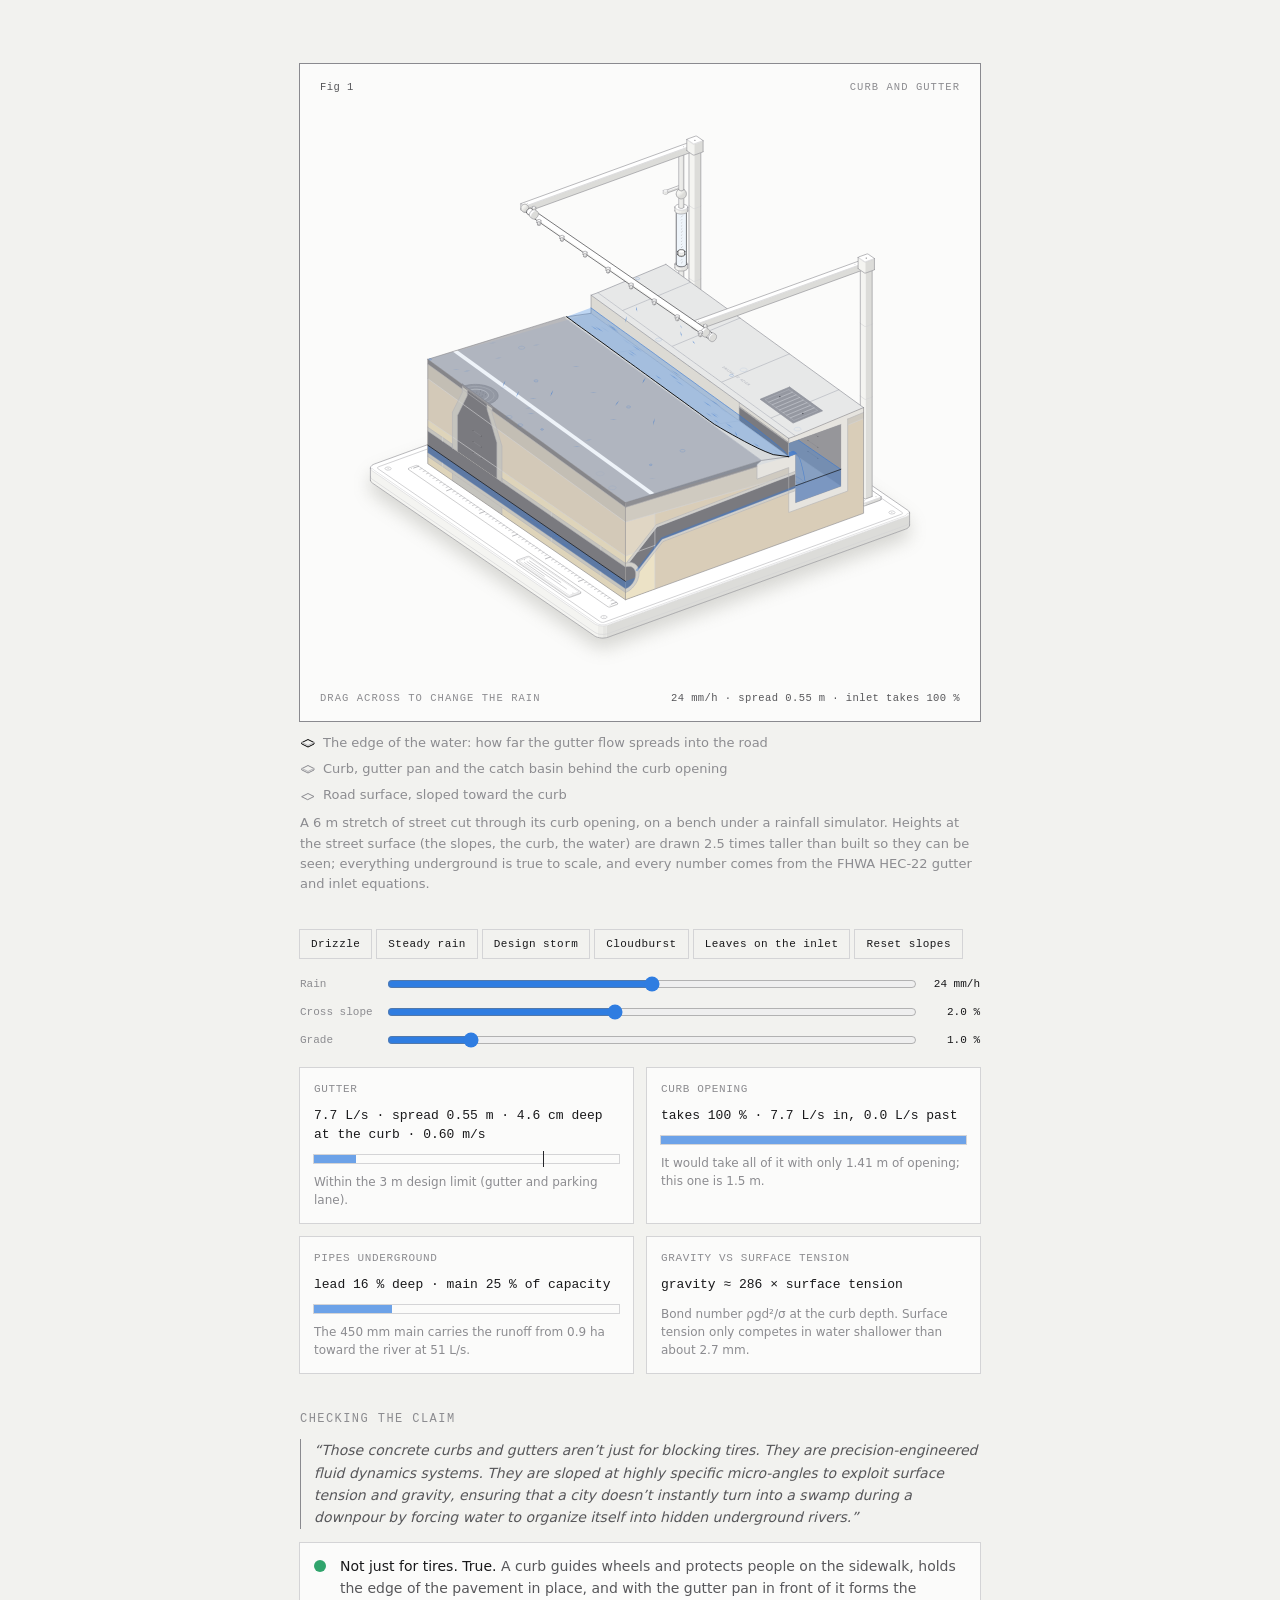
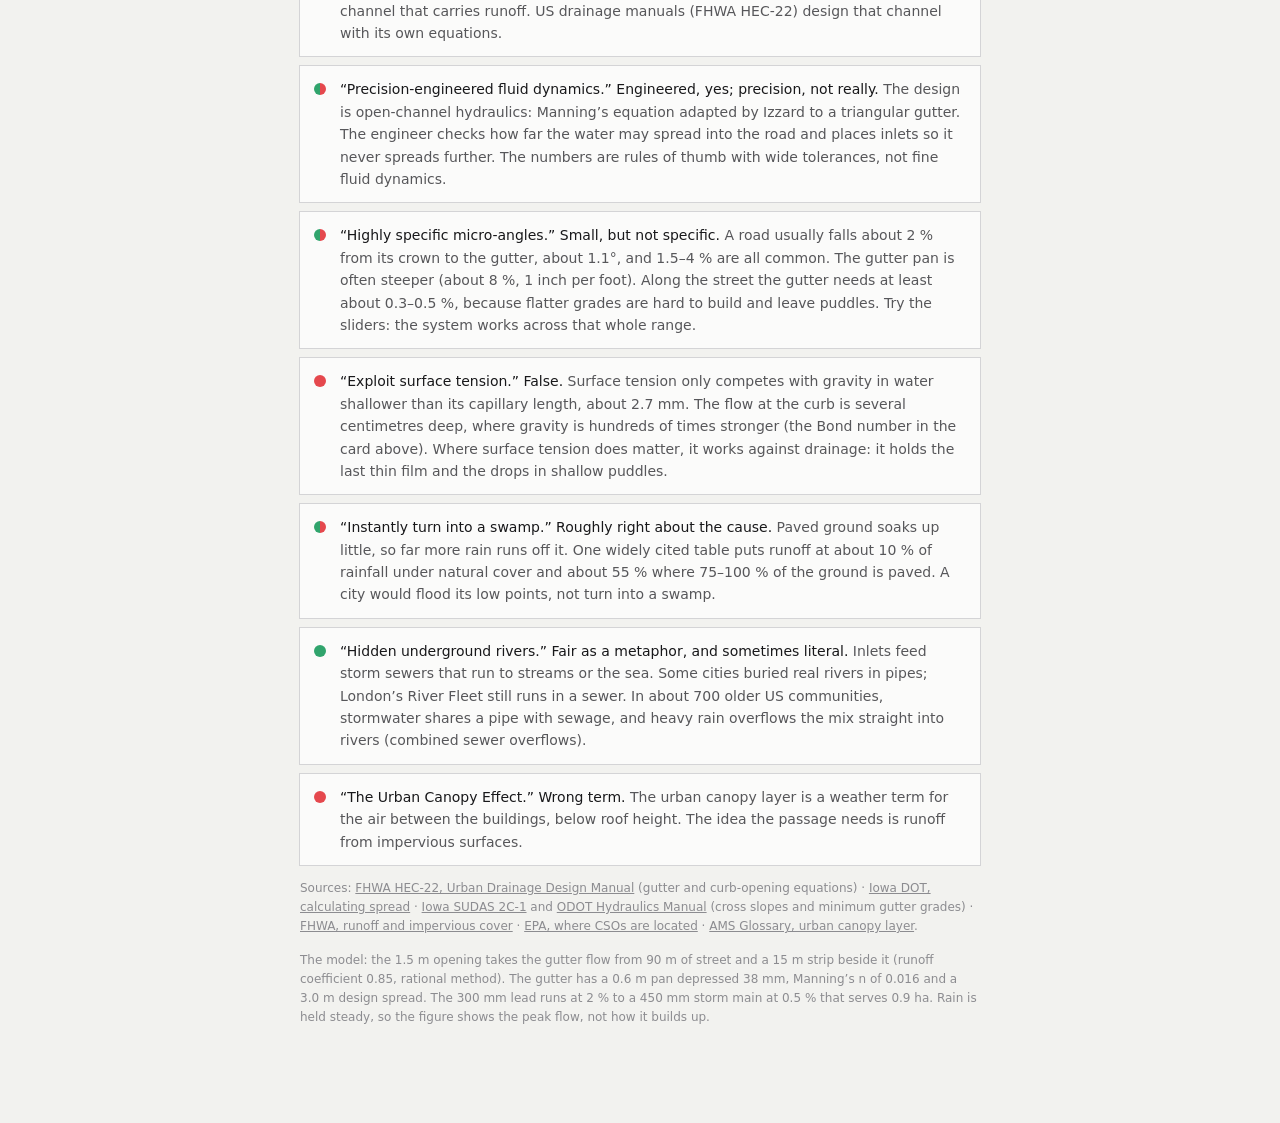
<file: street-drainage/index.html>
<!doctype html><html lang="en"><head><meta charset="utf-8"><meta name="viewport" content="width=device-width, initial-scale=1"><title>Curb and gutter</title><style>
.iso{
  --anatomy-page:#0b0b0b;--anatomy-card:#131313;--anatomy-text:#a3a3a3;--anatomy-strong:#e6e6e6;--anatomy-muted:#6e6e6e;
  --anatomy-paper:#131313;--anatomy-face:#1b1b1b;--anatomy-top:#1c1c1c;
  --anatomy-shade-0:#0f0f0f;--anatomy-shade-1:#121212;--anatomy-shade-2:#151515;--anatomy-shade-3:#181818;
  --anatomy-lit-top:#262626;--anatomy-lit-shade:#1d1d1d;
  --anatomy-hi:#d4d4d4;--anatomy-mid:#6a6a6a;--anatomy-lo:#3e3e3e;--anatomy-faint:#2a2a2a;--anatomy-lit:#ffffff;
  --anatomy-halo:#050505;--anatomy-halo-opacity:.9;--anatomy-dot:#e6e6e6;
  --anatomy-red:#ff6b6b;--anatomy-green:#6be0a0;--anatomy-blue:#6b9bff;
  --anatomy-weight:.6px;--anatomy-ease:cubic-bezier(.32,.72,0,1);
  --anatomy-mono:ui-monospace,"SF Mono",Menlo,Consolas,monospace;
  --anatomy-lift:inset 0 1px 0 0 #ffffff0a,inset 0 0 0 1px #ffffff06,0 0 0 1px #00000026,0 1px 1px -.5px #00000014,0 3px 3px -1.5px #00000014,0 6px 6px -3px #00000014,0 12px 12px -6px #00000014;
}
.iso[data-theme="light"]{
  --anatomy-page:#f2f2ef;--anatomy-card:#fbfbfa;--anatomy-text:#57575a;--anatomy-strong:#18181a;--anatomy-muted:#8c8c90;
  --anatomy-paper:#fbfbfa;--anatomy-face:#ffffff;--anatomy-top:#ffffff;
  --anatomy-shade-0:#dcdcd9;--anatomy-shade-1:#e5e5e2;--anatomy-shade-2:#ededea;--anatomy-shade-3:#f4f4f1;
  --anatomy-lit-top:#ffffff;--anatomy-lit-shade:#eeeeeb;
  --anatomy-hi:#26262a;--anatomy-mid:#8a8a8f;--anatomy-lo:#b4b4b8;--anatomy-faint:#d4d4d6;--anatomy-lit:#000000;
  --anatomy-halo:#8a8a80;--anatomy-halo-opacity:.32;--anatomy-dot:#3a3a3e;
  --anatomy-red:#e5484d;--anatomy-green:#30a46c;--anatomy-blue:#3e63dd;
  --anatomy-lift:inset 0 1px 0 0 #ffffff,0 0 0 1px #0000000f,0 1px 1px -.5px #0000000a,0 3px 3px -1.5px #0000000a,0 6px 6px -3px #0000000a,0 12px 12px -6px #0000000a;
}
.iso-svg{display:block;width:100%;height:auto;overflow:visible}
.iso-svg path,.iso-svg circle{vector-effect:non-scaling-stroke}
.iso-fill{fill:var(--anatomy-paper);stroke:none}
.iso-solid[data-lit]>.iso-fill{fill:var(--anatomy-face)}
.iso-shade,.iso-top{stroke:none}
.iso-shade[data-shade="0"]{fill:var(--anatomy-shade-0)}
.iso-shade[data-shade="1"]{fill:var(--anatomy-shade-1)}
.iso-shade[data-shade="2"]{fill:var(--anatomy-shade-2)}
.iso-shade[data-shade="3"]{fill:var(--anatomy-shade-3)}
.iso-top{fill:var(--anatomy-top)}
.iso-solid[data-lit]>.iso-top{fill:var(--anatomy-lit-top)}
.iso-solid[data-lit]>.iso-shade{fill:var(--anatomy-lit-shade)}
.iso-solid[data-seamless]>.iso-shade,.iso-solid[data-seamless]>.iso-top{stroke-width:.4;stroke-linejoin:round}
.iso-solid[data-seamless]>.iso-shade[data-shade="0"]{stroke:var(--anatomy-shade-0)}
.iso-solid[data-seamless]>.iso-shade[data-shade="1"]{stroke:var(--anatomy-shade-1)}
.iso-solid[data-seamless]>.iso-shade[data-shade="2"]{stroke:var(--anatomy-shade-2)}
.iso-solid[data-seamless]>.iso-shade[data-shade="3"]{stroke:var(--anatomy-shade-3)}
.iso-solid[data-seamless]>.iso-top{stroke:var(--anatomy-top)}
.iso-solid[data-seamless][data-lit]>.iso-top{stroke:var(--anatomy-lit-top)}
.iso-solid[data-seamless][data-lit]>.iso-shade{stroke:var(--anatomy-lit-shade)}
.iso-solid[data-lit]>.iso-edge{stroke:var(--anatomy-lit)}
.iso-halo{fill:var(--anatomy-halo);stroke:none;filter:blur(9px);opacity:var(--anatomy-halo-opacity);transform:translateY(3px)}
.iso-line{fill:none;stroke:var(--anatomy-lo);stroke-width:var(--anatomy-weight);stroke-linecap:round;stroke-linejoin:round}
.iso-line[data-tone="hi"]{stroke:var(--anatomy-hi)}
.iso-line[data-tone="mid"]{stroke:var(--anatomy-mid)}
.iso-line[data-tone="lo"]{stroke:var(--anatomy-lo)}
.iso-line[data-tone="faint"]{stroke:var(--anatomy-faint)}
.iso-line[data-tone="lit"]{stroke:var(--anatomy-lit)}
.iso-line[data-tone="red"]{stroke:var(--anatomy-red)}
.iso-line[data-tone="green"]{stroke:var(--anatomy-green)}
.iso-line[data-tone="blue"]{stroke:var(--anatomy-blue)}
.iso-line[data-dotted]{stroke-dasharray:.01 3.5;stroke-width:1}
.iso-line[data-dashed]{stroke-dasharray:3 3}
.iso-line[data-flow]{stroke-dasharray:2 6}
.iso-wire-end{fill:var(--anatomy-paper);stroke:var(--anatomy-lo);stroke-width:var(--anatomy-weight)}
.iso-wire[data-tone="hi"] .iso-wire-end{stroke:var(--anatomy-hi)}
.iso-wire[data-tone="mid"] .iso-wire-end{stroke:var(--anatomy-mid)}
.iso-wire[data-tone="faint"] .iso-wire-end{stroke:var(--anatomy-faint)}
.iso-wire[data-tone="lit"] .iso-wire-end{stroke:var(--anatomy-lit)}
.iso-dots circle{fill:var(--anatomy-dot);stroke:none;opacity:.32}
.iso-dots[data-tone="hi"] circle{opacity:.85}
.iso-dots[data-tone="mid"] circle{opacity:.45}
.iso-dots[data-tone="lo"] circle{opacity:.22}
.iso-dots[data-tone="faint"] circle{opacity:.12}
.iso-face-text{fill:var(--anatomy-mid);font-family:var(--anatomy-mono);letter-spacing:.04em}
.iso-face-text[data-tone="hi"]{fill:var(--anatomy-hi)}
.iso-face-text[data-tone="lo"]{fill:var(--anatomy-lo)}
.iso-face-text[data-tone="faint"]{fill:var(--anatomy-faint)}
.tb-body{fill:var(--anatomy-shade-2);stroke:none}
.tb-shine{fill:var(--anatomy-top);stroke:none}
.tb-shade{fill:var(--anatomy-shade-0);stroke:none}
.tb-ring{fill:none;stroke:var(--anatomy-lo);stroke-width:.45;stroke-linecap:butt;stroke-linejoin:round}
.tb-ring[data-tone="mid"]{stroke:var(--anatomy-mid)}
.tb-ring[data-tone="faint"]{stroke:var(--anatomy-faint)}
.tb-ring[data-tone="hi"]{stroke:var(--anatomy-hi)}
@keyframes iso-flow{to{stroke-dashoffset:-32}}
@keyframes iso-pulse{0%,100%{opacity:.18}12%{opacity:1}40%{opacity:.18}}
.iso-line[data-flow]{animation:iso-flow 1600ms linear infinite}
.iso-dots circle[data-pulse]{animation:iso-pulse 1600ms steps(1,end) infinite;animation-delay:var(--pulse-at,0ms)}
.iso-figure{margin:32px 0 36px}
.iso-plate{position:relative;padding:52px 24px;border-radius:0;background:var(--anatomy-card);box-shadow:0 0 0 1px var(--anatomy-mid);--anatomy-paper:var(--anatomy-card)}
.iso-plate-corners{position:absolute;inset:18px 20px;pointer-events:none}
.iso-plate-corner{position:absolute;color:var(--anatomy-muted);font-family:var(--anatomy-mono);font-size:10.5px;line-height:1;letter-spacing:.04em;white-space:nowrap}
.iso-plate-corner[data-corner="fig"]{top:0;left:0;color:var(--anatomy-text)}
.iso-plate-corner[data-corner="title"]{top:0;right:0;text-transform:uppercase;letter-spacing:.1em}
.iso-plate-corner[data-corner="hint"]{bottom:0;left:0;text-transform:uppercase;letter-spacing:.1em}
.iso-plate-corner[data-corner="readout"]{right:0;bottom:0;color:var(--anatomy-text);font-variant-numeric:tabular-nums}
.iso-plate .iso-svg{margin:0 auto}
.iso-legend{display:grid;gap:8px;margin-top:12px;color:var(--anatomy-muted);font-size:13px;line-height:1.55}
.iso-keys{display:flex;flex-wrap:wrap;gap:6px 18px}
.iso-key{display:inline-flex;align-items:center;gap:7px}
.iso-swatch{width:16px;height:10px;flex:none;overflow:visible}
.iso-swatch path{fill:none;stroke:var(--anatomy-hi);stroke-width:1;vector-effect:non-scaling-stroke;stroke-linejoin:round;stroke-linecap:round}
.iso-swatch[data-mark="raised"] path,.iso-swatch[data-mark="flat"] path{stroke:var(--anatomy-mid)}
.iso-swatch[data-mark="lit"] path{stroke:var(--anatomy-lit)}
.iso-swatch[data-mark="dim"] path{stroke:var(--anatomy-lo)}
.iso-swatch[data-mark="dotted"] path{stroke-dasharray:.01 3;stroke-width:1.4}
.iso-swatch[data-mark="dashed"] path{stroke-dasharray:3 2.5}
.iso-swatch[data-mark="red"] path{stroke:var(--anatomy-red)}
.iso-swatch[data-mark="green"] path{stroke:var(--anatomy-green)}
.iso-swatch[data-mark="blue"] path{stroke:var(--anatomy-blue)}
.iso-swatch-crease{stroke:var(--anatomy-lo)!important}
@media (max-width:560px){.iso-plate{padding:48px 12px 70px}.iso-plate-corner[data-corner="hint"]{bottom:18px}}
@media (prefers-reduced-motion:reduce){.iso-line[data-flow],.iso-dots circle[data-pulse]{animation:none}}

*{box-sizing:border-box}
html{color-scheme:dark}
body[data-theme="light"]{color-scheme:light}
body{margin:0;background:var(--anatomy-page);color:var(--anatomy-text);font:14px/1.6 ui-sans-serif,system-ui,-apple-system,"Segoe UI",sans-serif;-webkit-font-smoothing:antialiased}
.iso-page{width:min(680px,100% - 32px);margin:64px auto 96px}
</style></head><body class="iso" data-theme="light"><script>(()=>{const mq=matchMedia("(prefers-color-scheme: dark)");const set=()=>{document.body.dataset.theme=mq.matches?"dark":"light";document.documentElement.style.colorScheme=mq.matches?"dark":"light";};set();mq.addEventListener("change",set);})()</script><main class="iso-page"><style>.iso{
  --sd-water:#5aa2ff;--sd-water-a:.42;--sd-water-deep:#3d7fe0;
  --sd-soil:#2a2622;--sd-backfill:#2e2a25;--sd-bedding:#3a352c;--sd-base:#34322e;--sd-asphalt:#1b1b1d;--sd-concrete:#3c3c3e;--sd-pipe:#46464a;
  --sd-void:#060607;--sd-in-far:#141416;--sd-in-side:#101012;--sd-in-floor:#19191b;
  --sd-road-top:#232325;--sd-pan-top:#353537;--sd-concrete-top:#2f2f31;--sd-concrete-face:#28282a;--sd-iron:#202022;--sd-paint:#8a8a8a;
  --sd-glass:#1d2228;
}
.iso[data-theme="light"]{
  --sd-water:#2f7de1;--sd-water-a:.3;--sd-water-deep:#3a78d0;
  --sd-soil:#d9cdb8;--sd-backfill:#e0d6c4;--sd-bedding:#ece2c6;--sd-base:#cfcac0;--sd-asphalt:#8f8f93;--sd-concrete:#e6e4df;--sd-pipe:#d2d0ca;
  --sd-void:#7a7a7f;--sd-in-far:#a3a3a7;--sd-in-side:#96969a;--sd-in-floor:#b0b0b3;
  --sd-road-top:#b9b9bc;--sd-pan-top:#e2e0db;--sd-concrete-top:#efede8;--sd-concrete-face:#dcdad4;--sd-iron:#9a9a9e;--sd-paint:#fbfbfa;
  --sd-glass:#eef4fa;
}
.sd-top,.sd-face,.sd-cut,.sd-in,.sd-iron,.sd-paint,.sd-void{stroke:none}
.sd-road-top{fill:var(--sd-road-top)}
.sd-pan-top{fill:var(--sd-pan-top)}
.sd-concrete-top{fill:var(--sd-concrete-top)}
.sd-concrete-face{fill:var(--sd-concrete-face)}
.sd-iron{fill:var(--sd-iron)}
.sd-paint{fill:var(--sd-paint)}
.sd-soil{fill:var(--sd-soil)}
.sd-backfill{fill:var(--sd-backfill)}
.sd-bedding{fill:var(--sd-bedding)}
.sd-base{fill:var(--sd-base)}
.sd-asphalt{fill:var(--sd-asphalt)}
.sd-concrete{fill:var(--sd-concrete)}
.sd-pipe{fill:var(--sd-pipe)}
.sd-void{fill:var(--sd-void)}
.sd-in-far{fill:var(--sd-in-far)}
.sd-in-side{fill:var(--sd-in-side)}
.sd-in-floor{fill:var(--sd-in-floor)}
.sd-cut.sd-xface{filter:brightness(1)}
.sd-cut.sd-yface{filter:brightness(.94)}
.sd-glass>.iso-fill,.sd-glass>.iso-shade,.sd-glass>.iso-top{fill:var(--sd-glass);fill-opacity:.85}
.sd-w{fill:var(--sd-water);fill-opacity:var(--sd-water-a);stroke:none}
.sd-w-deep{fill:var(--sd-water-deep);fill-opacity:.45;stroke:none}
.sd-w-edge{fill:none;stroke:var(--anatomy-lit);stroke-width:.9;stroke-linecap:round;stroke-linejoin:round}
.sd-w-line{fill:none;stroke:var(--sd-water-deep);stroke-width:.6;stroke-linecap:round;stroke-linejoin:round}
.sd-drop{fill:var(--sd-water-deep);stroke:none}
.sd-splash{fill:none;stroke:var(--sd-water-deep);stroke-width:.5}
.sd-streak{fill:var(--sd-water-deep);stroke:none}
.sd-stage{outline:none;touch-action:pan-y;cursor:ew-resize}
.sd-stage:focus-visible{outline:1px solid var(--anatomy-muted);outline-offset:6px}
.sd-panel{margin:28px 0 0}
.sd-presets{display:flex;flex-wrap:wrap;gap:6px;margin:0 0 16px}
.sd-btn{font:11px/1 var(--anatomy-mono);letter-spacing:.04em;color:var(--anatomy-strong);background:transparent;border:0;box-shadow:0 0 0 1px var(--anatomy-faint);padding:9px 11px 8px;cursor:pointer;transition:box-shadow .2s}
.sd-btn:hover{box-shadow:0 0 0 1px var(--anatomy-mid)}
.sd-btn[aria-pressed="true"]{box-shadow:0 0 0 1px var(--anatomy-hi)}
.sd-btn:focus-visible,.sd-slide input:focus-visible{outline:1px solid var(--anatomy-muted);outline-offset:2px}
.sd-sliders{display:grid;gap:8px;margin:0 0 18px}
.sd-slide{display:grid;grid-template-columns:11ch 1fr 8ch;align-items:center;gap:12px;font:11px var(--anatomy-mono);color:var(--anatomy-muted)}
.sd-slide input{width:100%;min-width:0;accent-color:var(--sd-water)}
.sd-slide b{font-weight:500;color:var(--anatomy-strong);text-align:right;font-variant-numeric:tabular-nums}
.sd-cards{display:grid;grid-template-columns:repeat(auto-fit,minmax(260px,1fr));gap:14px}
.sd-card{margin:0;background:var(--anatomy-card);box-shadow:0 0 0 1px var(--anatomy-faint);padding:14px;display:grid;gap:10px;align-content:start;min-width:0}
.sd-card figcaption{font:11px/1.4 var(--anatomy-mono);letter-spacing:.06em;text-transform:uppercase;color:var(--anatomy-muted)}
.sd-big{margin:0;font:13px/1.45 var(--anatomy-mono);color:var(--anatomy-strong);font-variant-numeric:tabular-nums}
.sd-note{margin:0;font-size:12px;line-height:1.5;color:var(--anatomy-muted)}
.sd-bar{position:relative;height:8px;box-shadow:0 0 0 1px var(--anatomy-faint)}
.sd-bar i{display:block;height:100%;width:0;background:var(--sd-water);opacity:.7}
.sd-bar i[data-over="1"]{background:var(--anatomy-red)}
.sd-bar s{position:absolute;top:-4px;bottom:-4px;width:1px;background:var(--anatomy-hi)}
.sd-check{margin:40px 0 0;display:grid;gap:14px}
.sd-check h2{margin:0;font:500 12px/1 var(--anatomy-mono);letter-spacing:.12em;text-transform:uppercase;color:var(--anatomy-muted)}
.sd-quote{margin:0;padding:0 0 0 14px;box-shadow:inset 1px 0 0 var(--anatomy-mid);color:var(--anatomy-text);font-style:italic}
.sd-claims{margin:0;padding:0;list-style:none;display:grid;gap:10px}
.sd-claims li{background:var(--anatomy-card);box-shadow:0 0 0 1px var(--anatomy-faint);padding:12px 14px 12px 40px;position:relative;color:var(--anatomy-text)}
.sd-claims li::before{content:"";position:absolute;left:14px;top:17px;width:12px;height:12px;border-radius:50%;box-shadow:0 0 0 1px var(--anatomy-mid)}
.sd-claims li[data-verdict="true"]::before{background:var(--anatomy-green);box-shadow:none}
.sd-claims li[data-verdict="false"]::before{background:var(--anatomy-red);box-shadow:none}
.sd-claims li[data-verdict="mixed"]::before{background:linear-gradient(90deg,var(--anatomy-green) 50%,var(--anatomy-red) 50%);box-shadow:none}
.sd-claims b{color:var(--anatomy-strong);font-weight:500}
.sd-claims span{color:var(--anatomy-strong)}
.sd-src{margin:0;font-size:12px;line-height:1.6;color:var(--anatomy-muted)}
.sd-src a{color:inherit}
@media (prefers-reduced-motion:reduce){.sd-btn{transition:none}}
@media (max-width:560px){.iso-plate{overflow:hidden}.sd-slide{grid-template-columns:9ch 1fr 7ch}}
</style><figure class="iso-figure"><div class="iso-plate"><div class="iso-plate-corners" aria-hidden="true"><span class="iso-plate-corner" data-corner="fig">Fig 1</span><span class="iso-plate-corner" data-corner="title">Curb and gutter</span><span class="iso-plate-corner" data-corner="hint">Drag across to change the rain</span><span class="iso-plate-corner" data-corner="readout" data-readout></span></div><div class="sd-stage" tabindex="0" role="slider" aria-label="Rain intensity: arrow keys change it" aria-valuemin="0" aria-valuemax="150" aria-valuenow="75"><svg xmlns="http://www.w3.org/2000/svg" class="iso-svg" viewBox="0 0 640 560" role="img" aria-label="A cutaway model of a street edge on a bench under a rainfall simulator. Rain falls on the sidewalk and the road; the road's cross slope sends it to the curb, where it gathers in a narrow strip of water along the gutter, runs downhill and drops through an opening in the curb into a catch basin. A pipe carries it from the basin to the storm main under the road."><path class="iso-halo" d="M47 364L47.2 363L47.6 362L48.5 361.2L49.7 360.4L51.1 359.7L352 250.5L353.6 250L355.5 249.7L357.4 249.5L359.3 249.6L361.2 249.8L363 250.2L364.5 250.8L365.8 251.6L591.1 406.6L592.1 407.4L592.7 408.3L593 409.3L593 421.6L592.8 422.6L592.4 423.5L591.5 424.4L590.3 425.2L588.9 425.8L288 535.1L286.4 535.6L284.5 535.9L282.6 536L280.7 536L278.8 535.7L277 535.3L275.5 534.7L274.2 534L48.9 379L47.9 378.1L47.3 377.2L47 376.2Z"/><g class="iso-solid"><path class="iso-fill" d="M342.5 281.4L342.9 280.3L343.7 279.3L345 278.4L346.6 277.6L348.6 277.1L350.7 276.8L352.9 276.7L355.1 276.9L357.2 277.3L359 277.9L360.5 278.7L361.6 279.7L362.2 280.8L362.4 281.9L362.4 283.8L362 284.9L361.2 286L359.9 286.9L358.3 287.6L356.4 288.2L354.2 288.5L352 288.6L349.8 288.4L347.7 288L345.9 287.4L344.4 286.5L343.3 285.6L342.7 284.5L342.5 283.4Z"/><path class="iso-shade" data-shade="0" d="M362.4 283.8L362 284.9L362 283L362.4 281.9ZM362 284.9L361.2 286L361.2 284L362 283ZM361.2 286L359.9 286.9L359.9 284.9L361.2 284ZM359.9 286.9L358.3 287.6L358.3 285.7L359.9 284.9Z"/><path class="iso-shade" data-shade="1" d="M358.3 287.6L356.4 288.2L356.4 286.2L358.3 285.7ZM356.4 288.2L354.2 288.5L354.2 286.5L356.4 286.2ZM354.2 288.5L352 288.6L352 286.6L354.2 286.5Z"/><path class="iso-shade" data-shade="2" d="M352 288.6L349.8 288.4L349.8 286.4L352 286.6ZM349.8 288.4L347.7 288L347.7 286L349.8 286.4Z"/><path class="iso-shade" data-shade="3" d="M347.7 288L345.9 287.4L345.9 285.4L347.7 286ZM345.9 287.4L344.4 286.5L344.4 284.6L345.9 285.4ZM344.4 286.5L343.3 285.6L343.3 283.6L344.4 284.6ZM343.3 285.6L342.7 284.5L342.7 282.5L343.3 283.6ZM342.7 284.5L342.5 283.4L342.5 281.4L342.7 282.5Z"/><path class="iso-top" d="M358.3 285.7L356.4 286.2L354.2 286.5L352 286.6L349.8 286.4L347.7 286L345.9 285.4L344.4 284.6L343.3 283.6L342.7 282.5L342.5 281.4L342.9 280.3L343.7 279.3L345 278.4L346.6 277.6L348.6 277.1L350.7 276.8L352.9 276.7L355.1 276.9L357.2 277.3L359 277.9L360.5 278.7L361.6 279.7L362.2 280.8L362.4 281.9L362 283L361.2 284L359.9 284.9Z"/><path class="iso-line iso-crease" data-tone="faint" d="M362.4 281.9L362 283L361.2 284L359.9 284.9L358.3 285.7L356.4 286.2L354.2 286.5L352 286.6L349.8 286.4L347.7 286L345.9 285.4L344.4 284.6L343.3 283.6L342.7 282.5L342.5 281.4"/><path class="iso-line iso-edge" data-tone="lo" d="M342.5 281.4L342.9 280.3L343.7 279.3L345 278.4L346.6 277.6L348.6 277.1L350.7 276.8L352.9 276.7L355.1 276.9L357.2 277.3L359 277.9L360.5 278.7L361.6 279.7L362.2 280.8L362.4 281.9M362.4 283.8L362 284.9L361.2 286L359.9 286.9L358.3 287.6L356.4 288.2L354.2 288.5L352 288.6L349.8 288.4L347.7 288L345.9 287.4L344.4 286.5L343.3 285.6L342.7 284.5L342.5 283.4M342.5 281.4L342.5 283.4M362.4 281.9L362.4 283.8"/></g><g class="iso-solid"><path class="iso-fill" d="M344.8 276.1L345.1 275.2L345.7 274.4L346.7 273.7L348 273.1L349.4 272.7L351.1 272.5L352.8 272.4L354.5 272.6L356.1 272.9L357.5 273.4L358.7 274L359.5 274.7L360 275.6L360.1 276.4L360.1 281.8L359.8 282.7L359.2 283.5L358.2 284.2L357 284.8L355.5 285.2L353.8 285.4L352.1 285.5L350.4 285.3L348.8 285L347.4 284.5L346.3 283.9L345.4 283.2L344.9 282.3L344.8 281.5Z"/><path class="iso-shade" data-shade="0" d="M360.1 281.8L359.8 282.7L359.8 277.3L360.1 276.4ZM359.8 282.7L359.2 283.5L359.2 278.1L359.8 277.3ZM359.2 283.5L358.2 284.2L358.2 278.8L359.2 278.1ZM358.2 284.2L357 284.8L357 279.3L358.2 278.8Z"/><path class="iso-shade" data-shade="1" d="M357 284.8L355.5 285.2L355.5 279.8L357 279.3ZM355.5 285.2L353.8 285.4L353.8 280L355.5 279.8ZM353.8 285.4L352.1 285.5L352.1 280.1L353.8 280Z"/><path class="iso-shade" data-shade="2" d="M352.1 285.5L350.4 285.3L350.4 279.9L352.1 280.1ZM350.4 285.3L348.8 285L348.8 279.6L350.4 279.9Z"/><path class="iso-shade" data-shade="3" d="M348.8 285L347.4 284.5L347.4 279.1L348.8 279.6ZM347.4 284.5L346.3 283.9L346.3 278.5L347.4 279.1ZM346.3 283.9L345.4 283.2L345.4 277.8L346.3 278.5ZM345.4 283.2L344.9 282.3L344.9 276.9L345.4 277.8ZM344.9 282.3L344.8 281.5L344.8 276.1L344.9 276.9Z"/><path class="iso-top" d="M357 279.3L355.5 279.8L353.8 280L352.1 280.1L350.4 279.9L348.8 279.6L347.4 279.1L346.3 278.5L345.4 277.8L344.9 276.9L344.8 276.1L345.1 275.2L345.7 274.4L346.7 273.7L348 273.1L349.4 272.7L351.1 272.5L352.8 272.4L354.5 272.6L356.1 272.9L357.5 273.4L358.7 274L359.5 274.7L360 275.6L360.1 276.4L359.8 277.3L359.2 278.1L358.2 278.8Z"/><path class="iso-line iso-crease" data-tone="faint" d="M360.1 276.4L359.8 277.3L359.2 278.1L358.2 278.8L357 279.3L355.5 279.8L353.8 280L352.1 280.1L350.4 279.9L348.8 279.6L347.4 279.1L346.3 278.5L345.4 277.8L344.9 276.9L344.8 276.1"/><path class="iso-line iso-edge" data-tone="mid" d="M344.8 276.1L345.1 275.2L345.7 274.4L346.7 273.7L348 273.1L349.4 272.7L351.1 272.5L352.8 272.4L354.5 272.6L356.1 272.9L357.5 273.4L358.7 274L359.5 274.7L360 275.6L360.1 276.4M360.1 281.8L359.8 282.7L359.2 283.5L358.2 284.2L357 284.8L355.5 285.2L353.8 285.4L352.1 285.5L350.4 285.3L348.8 285L347.4 284.5L346.3 283.9L345.4 283.2L344.9 282.3L344.8 281.5M344.8 276.1L344.8 281.5M360.1 276.4L360.1 281.8"/></g><g class="iso-solid"><path class="iso-fill" d="M80.7 376.5L81.1 375.4L81.9 374.4L83.2 373.5L84.8 372.7L86.8 372.2L88.9 371.9L91.1 371.8L93.3 372L95.4 372.4L97.2 373L98.7 373.8L99.8 374.8L100.4 375.9L100.6 377L100.6 378.9L100.2 380L99.4 381.1L98.1 382L96.5 382.7L94.6 383.3L92.4 383.6L90.2 383.7L88 383.5L86 383.1L84.1 382.5L82.6 381.6L81.5 380.7L80.9 379.6L80.7 378.5Z"/><path class="iso-shade" data-shade="0" d="M100.6 378.9L100.2 380L100.2 378.1L100.6 377ZM100.2 380L99.4 381.1L99.4 379.1L100.2 378.1ZM99.4 381.1L98.1 382L98.1 380L99.4 379.1ZM98.1 382L96.5 382.7L96.5 380.8L98.1 380Z"/><path class="iso-shade" data-shade="1" d="M96.5 382.7L94.6 383.3L94.6 381.3L96.5 380.8ZM94.6 383.3L92.4 383.6L92.4 381.6L94.6 381.3ZM92.4 383.6L90.2 383.7L90.2 381.7L92.4 381.6Z"/><path class="iso-shade" data-shade="2" d="M90.2 383.7L88 383.5L88 381.5L90.2 381.7ZM88 383.5L86 383.1L86 381.1L88 381.5Z"/><path class="iso-shade" data-shade="3" d="M86 383.1L84.1 382.5L84.1 380.5L86 381.1ZM84.1 382.5L82.6 381.6L82.6 379.7L84.1 380.5ZM82.6 381.6L81.5 380.7L81.5 378.7L82.6 379.7ZM81.5 380.7L80.9 379.6L80.9 377.6L81.5 378.7ZM80.9 379.6L80.7 378.5L80.7 376.5L80.9 377.6Z"/><path class="iso-top" d="M96.5 380.8L94.6 381.3L92.4 381.6L90.2 381.7L88 381.5L86 381.1L84.1 380.5L82.6 379.7L81.5 378.7L80.9 377.6L80.7 376.5L81.1 375.4L81.9 374.4L83.2 373.5L84.8 372.7L86.8 372.2L88.9 371.9L91.1 371.8L93.3 372L95.4 372.4L97.2 373L98.7 373.8L99.8 374.8L100.4 375.9L100.6 377L100.2 378.1L99.4 379.1L98.1 380Z"/><path class="iso-line iso-crease" data-tone="faint" d="M100.6 377L100.2 378.1L99.4 379.1L98.1 380L96.5 380.8L94.6 381.3L92.4 381.6L90.2 381.7L88 381.5L86 381.1L84.1 380.5L82.6 379.7L81.5 378.7L80.9 377.6L80.7 376.5"/><path class="iso-line iso-edge" data-tone="lo" d="M80.7 376.5L81.1 375.4L81.9 374.4L83.2 373.5L84.8 372.7L86.8 372.2L88.9 371.9L91.1 371.8L93.3 372L95.4 372.4L97.2 373L98.7 373.8L99.8 374.8L100.4 375.9L100.6 377M100.6 378.9L100.2 380L99.4 381.1L98.1 382L96.5 382.7L94.6 383.3L92.4 383.6L90.2 383.7L88 383.5L86 383.1L84.1 382.5L82.6 381.6L81.5 380.7L80.9 379.6L80.7 378.5M80.7 376.5L80.7 378.5M100.6 377L100.6 378.9"/></g><g class="iso-solid"><path class="iso-fill" d="M83 371.2L83.3 370.3L83.9 369.5L84.9 368.8L86.2 368.2L87.7 367.8L89.3 367.6L91 367.5L92.7 367.7L94.3 368L95.7 368.5L96.9 369.1L97.7 369.8L98.2 370.7L98.3 371.5L98.3 376.9L98.1 377.8L97.4 378.6L96.4 379.3L95.2 379.9L93.7 380.3L92 380.5L90.3 380.6L88.6 380.5L87 380.1L85.6 379.6L84.5 379L83.6 378.3L83.1 377.4L83 376.6Z"/><path class="iso-shade" data-shade="0" d="M98.3 376.9L98.1 377.8L98.1 372.4L98.3 371.5ZM98.1 377.8L97.4 378.6L97.4 373.2L98.1 372.4ZM97.4 378.6L96.4 379.3L96.4 373.9L97.4 373.2ZM96.4 379.3L95.2 379.9L95.2 374.4L96.4 373.9Z"/><path class="iso-shade" data-shade="1" d="M95.2 379.9L93.7 380.3L93.7 374.9L95.2 374.4ZM93.7 380.3L92 380.5L92 375.1L93.7 374.9ZM92 380.5L90.3 380.6L90.3 375.2L92 375.1Z"/><path class="iso-shade" data-shade="2" d="M90.3 380.6L88.6 380.5L88.6 375L90.3 375.2ZM88.6 380.5L87 380.1L87 374.7L88.6 375Z"/><path class="iso-shade" data-shade="3" d="M87 380.1L85.6 379.6L85.6 374.2L87 374.7ZM85.6 379.6L84.5 379L84.5 373.6L85.6 374.2ZM84.5 379L83.6 378.3L83.6 372.9L84.5 373.6ZM83.6 378.3L83.1 377.4L83.1 372L83.6 372.9ZM83.1 377.4L83 376.6L83 371.2L83.1 372Z"/><path class="iso-top" d="M95.2 374.4L93.7 374.9L92 375.1L90.3 375.2L88.6 375L87 374.7L85.6 374.2L84.5 373.6L83.6 372.9L83.1 372L83 371.2L83.3 370.3L83.9 369.5L84.9 368.8L86.2 368.2L87.7 367.8L89.3 367.6L91 367.5L92.7 367.7L94.3 368L95.7 368.5L96.9 369.1L97.7 369.8L98.2 370.7L98.3 371.5L98.1 372.4L97.4 373.2L96.4 373.9Z"/><path class="iso-line iso-crease" data-tone="faint" d="M98.3 371.5L98.1 372.4L97.4 373.2L96.4 373.9L95.2 374.4L93.7 374.9L92 375.1L90.3 375.2L88.6 375L87 374.7L85.6 374.2L84.5 373.6L83.6 372.9L83.1 372L83 371.2"/><path class="iso-line iso-edge" data-tone="mid" d="M83 371.2L83.3 370.3L83.9 369.5L84.9 368.8L86.2 368.2L87.7 367.8L89.3 367.6L91 367.5L92.7 367.7L94.3 368L95.7 368.5L96.9 369.1L97.7 369.8L98.2 370.7L98.3 371.5M98.3 376.9L98.1 377.8L97.4 378.6L96.4 379.3L95.2 379.9L93.7 380.3L92 380.5L90.3 380.6L88.6 380.5L87 380.1L85.6 379.6L84.5 379L83.6 378.3L83.1 377.4L83 376.6M83 371.2L83 376.6M98.3 371.5L98.3 376.9"/></g><g class="iso-solid"><path class="iso-fill" d="M539.4 416.9L539.8 415.8L540.6 414.8L541.9 413.9L543.5 413.1L545.4 412.6L547.6 412.3L549.8 412.2L552 412.4L554 412.8L555.9 413.4L557.4 414.2L558.5 415.2L559.1 416.3L559.3 417.4L559.3 419.3L558.9 420.4L558.1 421.5L556.8 422.4L555.2 423.1L553.2 423.7L551.1 424L548.9 424.1L546.7 423.9L544.6 423.5L542.8 422.9L541.3 422L540.2 421.1L539.6 420L539.4 418.9Z"/><path class="iso-shade" data-shade="0" d="M559.3 419.3L558.9 420.4L558.9 418.5L559.3 417.4ZM558.9 420.4L558.1 421.5L558.1 419.5L558.9 418.5ZM558.1 421.5L556.8 422.4L556.8 420.4L558.1 419.5ZM556.8 422.4L555.2 423.1L555.2 421.2L556.8 420.4Z"/><path class="iso-shade" data-shade="1" d="M555.2 423.1L553.2 423.7L553.2 421.7L555.2 421.2ZM553.2 423.7L551.1 424L551.1 422L553.2 421.7ZM551.1 424L548.9 424.1L548.9 422.1L551.1 422Z"/><path class="iso-shade" data-shade="2" d="M548.9 424.1L546.7 423.9L546.7 421.9L548.9 422.1ZM546.7 423.9L544.6 423.5L544.6 421.5L546.7 421.9Z"/><path class="iso-shade" data-shade="3" d="M544.6 423.5L542.8 422.9L542.8 420.9L544.6 421.5ZM542.8 422.9L541.3 422L541.3 420.1L542.8 420.9ZM541.3 422L540.2 421.1L540.2 419.1L541.3 420.1ZM540.2 421.1L539.6 420L539.6 418L540.2 419.1ZM539.6 420L539.4 418.9L539.4 416.9L539.6 418Z"/><path class="iso-top" d="M555.2 421.2L553.2 421.7L551.1 422L548.9 422.1L546.7 421.9L544.6 421.5L542.8 420.9L541.3 420.1L540.2 419.1L539.6 418L539.4 416.9L539.8 415.8L540.6 414.8L541.9 413.9L543.5 413.1L545.4 412.6L547.6 412.3L549.8 412.2L552 412.4L554 412.8L555.9 413.4L557.4 414.2L558.5 415.2L559.1 416.3L559.3 417.4L558.9 418.5L558.1 419.5L556.8 420.4Z"/><path class="iso-line iso-crease" data-tone="faint" d="M559.3 417.4L558.9 418.5L558.1 419.5L556.8 420.4L555.2 421.2L553.2 421.7L551.1 422L548.9 422.1L546.7 421.9L544.6 421.5L542.8 420.9L541.3 420.1L540.2 419.1L539.6 418L539.4 416.9"/><path class="iso-line iso-edge" data-tone="lo" d="M539.4 416.9L539.8 415.8L540.6 414.8L541.9 413.9L543.5 413.1L545.4 412.6L547.6 412.3L549.8 412.2L552 412.4L554 412.8L555.9 413.4L557.4 414.2L558.5 415.2L559.1 416.3L559.3 417.4M559.3 419.3L558.9 420.4L558.1 421.5L556.8 422.4L555.2 423.1L553.2 423.7L551.1 424L548.9 424.1L546.7 423.9L544.6 423.5L542.8 422.9L541.3 422L540.2 421.1L539.6 420L539.4 418.9M539.4 416.9L539.4 418.9M559.3 417.4L559.3 419.3"/></g><g class="iso-solid"><path class="iso-fill" d="M541.7 411.6L541.9 410.7L542.6 409.9L543.6 409.2L544.8 408.6L546.3 408.2L548 408L549.7 407.9L551.4 408L553 408.4L554.4 408.8L555.5 409.5L556.4 410.2L556.9 411.1L557 411.9L557 417.3L556.7 418.2L556.1 419L555.1 419.7L553.8 420.2L552.3 420.7L550.7 420.9L549 421L547.3 420.8L545.7 420.5L544.3 420L543.1 419.4L542.3 418.6L541.8 417.8L541.7 417Z"/><path class="iso-shade" data-shade="0" d="M557 417.3L556.7 418.2L556.7 412.8L557 411.9ZM556.7 418.2L556.1 419L556.1 413.6L556.7 412.8ZM556.1 419L555.1 419.7L555.1 414.3L556.1 413.6ZM555.1 419.7L553.8 420.2L553.8 414.8L555.1 414.3Z"/><path class="iso-shade" data-shade="1" d="M553.8 420.2L552.3 420.7L552.3 415.3L553.8 414.8ZM552.3 420.7L550.7 420.9L550.7 415.5L552.3 415.3ZM550.7 420.9L549 421L549 415.6L550.7 415.5Z"/><path class="iso-shade" data-shade="2" d="M549 421L547.3 420.8L547.3 415.4L549 415.6ZM547.3 420.8L545.7 420.5L545.7 415.1L547.3 415.4Z"/><path class="iso-shade" data-shade="3" d="M545.7 420.5L544.3 420L544.3 414.6L545.7 415.1ZM544.3 420L543.1 419.4L543.1 414L544.3 414.6ZM543.1 419.4L542.3 418.6L542.3 413.2L543.1 414ZM542.3 418.6L541.8 417.8L541.8 412.4L542.3 413.2ZM541.8 417.8L541.7 417L541.7 411.6L541.8 412.4Z"/><path class="iso-top" d="M553.8 414.8L552.3 415.3L550.7 415.5L549 415.6L547.3 415.4L545.7 415.1L544.3 414.6L543.1 414L542.3 413.2L541.8 412.4L541.7 411.6L541.9 410.7L542.6 409.9L543.6 409.2L544.8 408.6L546.3 408.2L548 408L549.7 407.9L551.4 408L553 408.4L554.4 408.8L555.5 409.5L556.4 410.2L556.9 411.1L557 411.9L556.7 412.8L556.1 413.6L555.1 414.3Z"/><path class="iso-line iso-crease" data-tone="faint" d="M557 411.9L556.7 412.8L556.1 413.6L555.1 414.3L553.8 414.8L552.3 415.3L550.7 415.5L549 415.6L547.3 415.4L545.7 415.1L544.3 414.6L543.1 414L542.3 413.2L541.8 412.4L541.7 411.6"/><path class="iso-line iso-edge" data-tone="mid" d="M541.7 411.6L541.9 410.7L542.6 409.9L543.6 409.2L544.8 408.6L546.3 408.2L548 408L549.7 407.9L551.4 408L553 408.4L554.4 408.8L555.5 409.5L556.4 410.2L556.9 411.1L557 411.9M557 417.3L556.7 418.2L556.1 419L555.1 419.7L553.8 420.2L552.3 420.7L550.7 420.9L549 421L547.3 420.8L545.7 420.5L544.3 420L543.1 419.4L542.3 418.6L541.8 417.8L541.7 417M541.7 411.6L541.7 417M557 411.9L557 417.3"/></g><g class="iso-solid"><path class="iso-fill" d="M277.6 512L278 510.9L278.8 509.9L280.1 509L281.7 508.2L283.6 507.7L285.8 507.4L288 507.3L290.2 507.5L292.3 507.9L294.1 508.5L295.6 509.3L296.7 510.3L297.3 511.4L297.5 512.5L297.5 514.4L297.1 515.5L296.3 516.6L295 517.5L293.4 518.2L291.4 518.8L289.3 519.1L287.1 519.2L284.9 519L282.8 518.6L281 518L279.5 517.1L278.4 516.2L277.8 515.1L277.6 514Z"/><path class="iso-shade" data-shade="0" d="M297.5 514.4L297.1 515.5L297.1 513.6L297.5 512.5ZM297.1 515.5L296.3 516.6L296.3 514.6L297.1 513.6ZM296.3 516.6L295 517.5L295 515.5L296.3 514.6ZM295 517.5L293.4 518.2L293.4 516.3L295 515.5Z"/><path class="iso-shade" data-shade="1" d="M293.4 518.2L291.4 518.8L291.4 516.8L293.4 516.3ZM291.4 518.8L289.3 519.1L289.3 517.1L291.4 516.8ZM289.3 519.1L287.1 519.2L287.1 517.2L289.3 517.1Z"/><path class="iso-shade" data-shade="2" d="M287.1 519.2L284.9 519L284.9 517L287.1 517.2ZM284.9 519L282.8 518.6L282.8 516.6L284.9 517Z"/><path class="iso-shade" data-shade="3" d="M282.8 518.6L281 518L281 516L282.8 516.6ZM281 518L279.5 517.1L279.5 515.2L281 516ZM279.5 517.1L278.4 516.2L278.4 514.2L279.5 515.2ZM278.4 516.2L277.8 515.1L277.8 513.1L278.4 514.2ZM277.8 515.1L277.6 514L277.6 512L277.8 513.1Z"/><path class="iso-top" d="M293.4 516.3L291.4 516.8L289.3 517.1L287.1 517.2L284.9 517L282.8 516.6L281 516L279.5 515.2L278.4 514.2L277.8 513.1L277.6 512L278 510.9L278.8 509.9L280.1 509L281.7 508.2L283.6 507.7L285.8 507.4L288 507.3L290.2 507.5L292.3 507.9L294.1 508.5L295.6 509.3L296.7 510.3L297.3 511.4L297.5 512.5L297.1 513.6L296.3 514.6L295 515.5Z"/><path class="iso-line iso-crease" data-tone="faint" d="M297.5 512.5L297.1 513.6L296.3 514.6L295 515.5L293.4 516.3L291.4 516.8L289.3 517.1L287.1 517.2L284.9 517L282.8 516.6L281 516L279.5 515.2L278.4 514.2L277.8 513.1L277.6 512"/><path class="iso-line iso-edge" data-tone="lo" d="M277.6 512L278 510.9L278.8 509.9L280.1 509L281.7 508.2L283.6 507.7L285.8 507.4L288 507.3L290.2 507.5L292.3 507.9L294.1 508.5L295.6 509.3L296.7 510.3L297.3 511.4L297.5 512.5M297.5 514.4L297.1 515.5L296.3 516.6L295 517.5L293.4 518.2L291.4 518.8L289.3 519.1L287.1 519.2L284.9 519L282.8 518.6L281 518L279.5 517.1L278.4 516.2L277.8 515.1L277.6 514M277.6 512L277.6 514M297.5 512.5L297.5 514.4"/></g><g class="iso-solid"><path class="iso-fill" d="M279.9 506.7L280.2 505.8L280.8 505L281.8 504.3L283 503.7L284.5 503.3L286.2 503.1L287.9 503L289.6 503.1L291.2 503.5L292.6 504L293.7 504.6L294.6 505.3L295.1 506.2L295.2 507L295.2 512.4L294.9 513.3L294.3 514.1L293.3 514.8L292 515.3L290.6 515.8L288.9 516L287.2 516.1L285.5 515.9L283.9 515.6L282.5 515.1L281.3 514.5L280.5 513.8L280 512.9L279.9 512.1Z"/><path class="iso-shade" data-shade="0" d="M295.2 512.4L294.9 513.3L294.9 507.9L295.2 507ZM294.9 513.3L294.3 514.1L294.3 508.7L294.9 507.9ZM294.3 514.1L293.3 514.8L293.3 509.4L294.3 508.7ZM293.3 514.8L292 515.3L292 509.9L293.3 509.4Z"/><path class="iso-shade" data-shade="1" d="M292 515.3L290.6 515.8L290.6 510.4L292 509.9ZM290.6 515.8L288.9 516L288.9 510.6L290.6 510.4ZM288.9 516L287.2 516.1L287.2 510.7L288.9 510.6Z"/><path class="iso-shade" data-shade="2" d="M287.2 516.1L285.5 515.9L285.5 510.5L287.2 510.7ZM285.5 515.9L283.9 515.6L283.9 510.2L285.5 510.5Z"/><path class="iso-shade" data-shade="3" d="M283.9 515.6L282.5 515.1L282.5 509.7L283.9 510.2ZM282.5 515.1L281.3 514.5L281.3 509.1L282.5 509.7ZM281.3 514.5L280.5 513.8L280.5 508.3L281.3 509.1ZM280.5 513.8L280 512.9L280 507.5L280.5 508.3ZM280 512.9L279.9 512.1L279.9 506.7L280 507.5Z"/><path class="iso-top" d="M292 509.9L290.6 510.4L288.9 510.6L287.2 510.7L285.5 510.5L283.9 510.2L282.5 509.7L281.3 509.1L280.5 508.3L280 507.5L279.9 506.7L280.2 505.8L280.8 505L281.8 504.3L283 503.7L284.5 503.3L286.2 503.1L287.9 503L289.6 503.1L291.2 503.5L292.6 504L293.7 504.6L294.6 505.3L295.1 506.2L295.2 507L294.9 507.9L294.3 508.7L293.3 509.4Z"/><path class="iso-line iso-crease" data-tone="faint" d="M295.2 507L294.9 507.9L294.3 508.7L293.3 509.4L292 509.9L290.6 510.4L288.9 510.6L287.2 510.7L285.5 510.5L283.9 510.2L282.5 509.7L281.3 509.1L280.5 508.3L280 507.5L279.9 506.7"/><path class="iso-line iso-edge" data-tone="mid" d="M279.9 506.7L280.2 505.8L280.8 505L281.8 504.3L283 503.7L284.5 503.3L286.2 503.1L287.9 503L289.6 503.1L291.2 503.5L292.6 504L293.7 504.6L294.6 505.3L295.1 506.2L295.2 507M295.2 512.4L294.9 513.3L294.3 514.1L293.3 514.8L292 515.3L290.6 515.8L288.9 516L287.2 516.1L285.5 515.9L283.9 515.6L282.5 515.1L281.3 514.5L280.5 513.8L280 512.9L279.9 512.1M279.9 506.7L279.9 512.1M295.2 507L295.2 512.4"/></g><g class="iso-solid"><path class="iso-fill" d="M47 356.6L47.2 355.6L47.6 354.7L48.5 353.8L49.7 353L51.1 352.4L352 243.1L353.6 242.6L355.5 242.3L357.4 242.1L359.3 242.2L361.2 242.4L363 242.9L364.5 243.5L365.8 244.2L591.1 399.2L592.1 400L592.7 401L593 401.9L593 414.2L592.8 415.2L592.4 416.1L591.5 417L590.3 417.8L588.9 418.4L288 527.7L286.4 528.2L284.5 528.5L282.6 528.7L280.7 528.6L278.8 528.3L277 527.9L275.5 527.3L274.2 526.6L48.9 371.6L47.9 370.8L47.3 369.8L47 368.9Z"/><path class="iso-shade" data-shade="0" d="M593 414.2L592.8 415.2L592.8 402.9L593 401.9ZM592.8 415.2L592.4 416.1L592.4 403.8L592.8 402.9ZM592.4 416.1L591.5 417L591.5 404.7L592.4 403.8ZM591.5 417L590.3 417.8L590.3 405.5L591.5 404.7ZM590.3 417.8L588.9 418.4L588.9 406.1L590.3 405.5ZM588.9 418.4L288 527.7L288 515.4L588.9 406.1ZM288 527.7L286.4 528.2L286.4 515.9L288 515.4Z"/><path class="iso-shade" data-shade="1" d="M286.4 528.2L284.5 528.5L284.5 516.2L286.4 515.9ZM284.5 528.5L282.6 528.7L282.6 516.4L284.5 516.2Z"/><path class="iso-shade" data-shade="2" d="M282.6 528.7L280.7 528.6L280.7 516.3L282.6 516.4ZM280.7 528.6L278.8 528.3L278.8 516.1L280.7 516.3ZM278.8 528.3L277 527.9L277 515.6L278.8 516.1Z"/><path class="iso-shade" data-shade="3" d="M277 527.9L275.5 527.3L275.5 515L277 515.6ZM275.5 527.3L274.2 526.6L274.2 514.3L275.5 515ZM274.2 526.6L48.9 371.6L48.9 359.3L274.2 514.3ZM48.9 371.6L47.9 370.8L47.9 358.5L48.9 359.3ZM47.9 370.8L47.3 369.8L47.3 357.5L47.9 358.5ZM47.3 369.8L47 368.9L47 356.6L47.3 357.5Z"/><path class="iso-top" d="M591.1 399.2L592.1 400L592.7 401L593 401.9L592.8 402.9L592.4 403.8L591.5 404.7L590.3 405.5L588.9 406.1L288 515.4L286.4 515.9L284.5 516.2L282.6 516.4L280.7 516.3L278.8 516.1L277 515.6L275.5 515L274.2 514.3L48.9 359.3L47.9 358.5L47.3 357.5L47 356.6L47.2 355.6L47.6 354.7L48.5 353.8L49.7 353L51.1 352.4L352 243.1L353.6 242.6L355.5 242.3L357.4 242.1L359.3 242.2L361.2 242.4L363 242.9L364.5 243.5L365.8 244.2Z"/><path class="iso-line iso-crease" data-tone="faint" d="M593 401.9L592.8 402.9L592.4 403.8L591.5 404.7L590.3 405.5L588.9 406.1L288 515.4L286.4 515.9L284.5 516.2L282.6 516.4L280.7 516.3L278.8 516.1L277 515.6L275.5 515L274.2 514.3L48.9 359.3L47.9 358.5L47.3 357.5L47 356.6"/><path class="iso-line iso-bevel" data-tone="faint" d="M593 401.9L590.6 402.7L590.2 403.4L589.6 404.1L588.7 404.7L587.5 405.2L286.8 514.5L285.4 514.9L284 515.1L282.5 515.2L281 515.2L279.6 515L278.2 514.7L277 514.2L275.9 513.6L50.8 358.7L50 358L49.5 357.3L47 356.6"/><path class="iso-line" data-tone="faint" d="M593 410.5L592.8 411.5L592.4 412.4L591.5 413.3L590.3 414.1L588.9 414.7L288 524L286.4 524.5L284.5 524.8L282.6 525L280.7 524.9L278.8 524.7L277 524.2L275.5 523.6L274.2 522.9L48.9 367.9L47.9 367.1L47.3 366.2L47 365.2"/><path class="iso-line iso-edge" data-tone="mid" d="M47 356.6L47.2 355.6L47.6 354.7L48.5 353.8L49.7 353L51.1 352.4L352 243.1L353.6 242.6L355.5 242.3L357.4 242.1L359.3 242.2L361.2 242.4L363 242.9L364.5 243.5L365.8 244.2L591.1 399.2L592.1 400L592.7 401L593 401.9M593 414.2L592.8 415.2L592.4 416.1L591.5 417L590.3 417.8L588.9 418.4L288 527.7L286.4 528.2L284.5 528.5L282.6 528.7L280.7 528.6L278.8 528.3L277 527.9L275.5 527.3L274.2 526.6L48.9 371.6L47.9 370.8L47.3 369.8L47 368.9M593 401.9L593 414.2M47 356.6L47 368.9"/></g><path class="iso-line" data-tone="lo" d="M585.3 401.3L585.6 401.5L585.8 401.8L585.9 402.1L585.8 402.3L585.7 402.6L585.5 402.9L585.1 403.1L584.7 403.3L283.9 512.5L283.4 512.7L282.9 512.8L282.3 512.8L281.8 512.8L281.2 512.7L280.7 512.6L280.3 512.4L279.9 512.2L54.7 357.2L54.4 357L54.2 356.7L54.1 356.4L54.2 356.2L54.3 355.9L54.5 355.6L54.9 355.4L55.3 355.2L356.1 246L356.6 245.8L357.1 245.7L357.7 245.7L358.2 245.7L358.8 245.8L359.3 245.9L359.7 246.1L360.1 246.3Z"/><path class="iso-line" data-tone="lo" d="M358.4 252.3L357.3 252.6L356.1 252.6L354.9 252.4L354 252L353.5 251.4L353.5 250.8L353.9 250.3L354.7 249.8L355.8 249.6L357 249.5L358.2 249.7L359.1 250.2L359.6 250.7L359.6 251.3L359.2 251.9ZM576.9 402.7L575.8 403L574.6 403L573.5 402.8L572.6 402.4L572.1 401.8L572 401.2L572.4 400.7L573.3 400.2L574.4 400L575.6 399.9L576.7 400.2L577.6 400.6L578.1 401.1L578.2 401.7L577.8 402.3ZM66.7 358.3L65.6 358.5L64.4 358.6L63.3 358.3L62.4 357.9L61.9 357.4L61.8 356.8L62.2 356.2L63.1 355.8L64.2 355.5L65.4 355.5L66.5 355.7L67.4 356.1L67.9 356.7L68 357.3L67.6 357.8ZM285.3 508.7L284.2 508.9L283 509L281.8 508.8L280.9 508.3L280.4 507.8L280.4 507.2L280.8 506.6L281.6 506.2L282.7 505.9L283.9 505.9L285.1 506.1L286 506.5L286.5 507.1L286.5 507.7L286.1 508.2Z"/><g class="iso-dots" data-tone="mid"><circle cx="356.5" cy="251.1" r="0.5"/><circle cx="575.1" cy="401.5" r="0.5"/><circle cx="64.9" cy="357" r="0.5"/><circle cx="283.5" cy="507.4" r="0.5"/></g><g class="iso-solid"><path class="iso-fill" d="M85.6 357.1L85.7 356.7L86.2 356.4L93.1 353.9L93.8 353.8L94.5 353.9L95.1 354.1L296.9 493L297.2 493.4L297.2 494.1L297.1 494.5L296.6 494.8L289.7 497.3L289 497.4L288.3 497.3L287.7 497.1L85.9 358.2L85.6 357.8Z"/><path class="iso-shade" data-shade="0" d="M297.2 494.1L297.1 494.5L297.1 493.7L297.2 493.4ZM297.1 494.5L296.6 494.8L296.6 494L297.1 493.7ZM296.6 494.8L289.7 497.3L289.7 496.5L296.6 494Z"/><path class="iso-shade" data-shade="1" d="M289.7 497.3L289 497.4L289 496.7L289.7 496.5Z"/><path class="iso-shade" data-shade="2" d="M289 497.4L288.3 497.3L288.3 496.6L289 496.7Z"/><path class="iso-shade" data-shade="3" d="M288.3 497.3L287.7 497.1L287.7 496.4L288.3 496.6ZM287.7 497.1L85.9 358.2L85.9 357.4L287.7 496.4ZM85.9 358.2L85.6 357.8L85.6 357.1L85.9 357.4Z"/><path class="iso-top" d="M296.9 493L297.2 493.4L297.1 493.7L296.6 494L289.7 496.5L289 496.7L288.3 496.6L287.7 496.4L85.9 357.4L85.6 357.1L85.7 356.7L86.2 356.4L93.1 353.9L93.8 353.8L94.5 353.9L95.1 354.1Z"/><path class="iso-line iso-edge" data-tone="lo" d="M85.6 357.1L85.7 356.7L86.2 356.4L93.1 353.9L93.8 353.8L94.5 353.9L95.1 354.1L296.9 493L297.2 493.4M297.2 494.1L297.1 494.5L296.6 494.8L289.7 497.3L289 497.4L288.3 497.3L287.7 497.1L85.9 358.2L85.6 357.8M297.2 493.4L297.2 494.1M85.6 357.1L85.6 357.8"/></g><path class="iso-line" data-tone="lo" d="M99.2 357L96.9 357.8M102.6 359.3L100.3 360.1M105.9 361.6L103.6 362.4M109.2 363.9L106.9 364.7M112.6 366.2L110.3 367M115.9 368.5L113.6 369.3M119.2 370.7L116.9 371.6M122.6 373L120.3 373.9M125.9 375.3L123.6 376.2M132.6 379.9L130.3 380.8M135.9 382.2L133.6 383.1M139.3 384.5L137 385.4M142.6 386.8L140.3 387.7M145.9 389.1L143.6 390M149.3 391.4L147 392.2M152.6 393.7L150.3 394.5M155.9 396L153.6 396.8M159.3 398.3L157 399.1M166 402.9L163.7 403.7M169.3 405.2L167 406M172.6 407.5L170.3 408.3M176 409.8L173.7 410.6M179.3 412.1L177 412.9M182.6 414.4L180.3 415.2M186 416.7L183.7 417.5M189.3 419L187 419.8M192.6 421.3L190.3 422.1M199.3 425.9L197 426.7M202.7 428.2L200.4 429M206 430.5L203.7 431.3M209.3 432.8L207 433.6M212.7 435L210.4 435.9M216 437.3L213.7 438.2M219.3 439.6L217 440.5M222.7 441.9L220.4 442.8M226 444.2L223.7 445.1M232.7 448.8L230.4 449.7M236 451.1L233.7 452M239.4 453.4L237.1 454.3M242.7 455.7L240.4 456.5M246 458L243.7 458.8M249.4 460.3L247.1 461.1M252.7 462.6L250.4 463.4M256 464.9L253.7 465.7M259.4 467.2L257.1 468M266.1 471.8L263.8 472.6M269.4 474.1L267.1 474.9M272.7 476.4L270.4 477.2M276.1 478.7L273.8 479.5M279.4 481L277.1 481.8M282.7 483.3L280.4 484.1M286.1 485.6L283.8 486.4M289.4 487.9L287.1 488.7M292.8 490.2L290.5 491"/><path class="iso-line" data-tone="mid" d="M95.9 354.7L90.8 356.5M129.2 377.6L124.2 379.5M162.6 400.6L157.6 402.4M196 423.6L190.9 425.4M229.4 446.5L224.3 448.4M262.7 469.5L257.7 471.3M296.1 492.5L291 494.3"/><g class="iso-dots" data-tone="mid"><circle cx="88.5" cy="356.8" r="0.45"/><circle cx="289.7" cy="495.3" r="0.45"/></g><g class="iso-solid"><path class="iso-fill" d="M195.3 450.2L195.5 449.9L196 449.6L205.9 446L206.5 445.9L207.1 445.9L207.8 446L208.2 446.2L259.6 481.6L259.9 481.9L259.9 482.2L259.9 483.2L259.7 483.5L259.3 483.8L249.4 487.4L248.8 487.5L248.1 487.5L247.5 487.4L247 487.2L195.6 451.8L195.3 451.5L195.3 451.2Z"/><path class="iso-shade" data-shade="0" d="M259.9 483.2L259.7 483.5L259.7 482.5L259.9 482.2ZM259.7 483.5L259.3 483.8L259.3 482.8L259.7 482.5ZM259.3 483.8L249.4 487.4L249.4 486.4L259.3 482.8Z"/><path class="iso-shade" data-shade="1" d="M249.4 487.4L248.8 487.5L248.8 486.5L249.4 486.4ZM248.8 487.5L248.1 487.5L248.1 486.5L248.8 486.5Z"/><path class="iso-shade" data-shade="2" d="M248.1 487.5L247.5 487.4L247.5 486.4L248.1 486.5Z"/><path class="iso-shade" data-shade="3" d="M247.5 487.4L247 487.2L247 486.2L247.5 486.4ZM247 487.2L195.6 451.8L195.6 450.8L247 486.2ZM195.6 451.8L195.3 451.5L195.3 450.5L195.6 450.8ZM195.3 451.5L195.3 451.2L195.3 450.2L195.3 450.5Z"/><path class="iso-top" d="M259.6 481.6L259.9 481.9L259.9 482.2L259.7 482.5L259.3 482.8L249.4 486.4L248.8 486.5L248.1 486.5L247.5 486.4L247 486.2L195.6 450.8L195.3 450.5L195.3 450.2L195.5 449.9L196 449.6L205.9 446L206.5 445.9L207.1 445.9L207.8 446L208.2 446.2Z"/><path class="iso-line iso-crease" data-tone="faint" d="M259.9 482.2L259.7 482.5L259.3 482.8L249.4 486.4L248.8 486.5L248.1 486.5L247.5 486.4L247 486.2L195.6 450.8L195.3 450.5L195.3 450.2"/><path class="iso-line iso-edge" data-tone="lo" d="M195.3 450.2L195.5 449.9L196 449.6L205.9 446L206.5 445.9L207.1 445.9L207.8 446L208.2 446.2L259.6 481.6L259.9 481.9L259.9 482.2M259.9 483.2L259.7 483.5L259.3 483.8L249.4 487.4L248.8 487.5L248.1 487.5L247.5 487.4L247 487.2L195.6 451.8L195.3 451.5L195.3 451.2M259.9 482.2L259.9 483.2M195.3 450.2L195.3 451.2"/></g><path class="iso-line" data-tone="faint" d="M257.9 482.1L248.4 485.5L197.4 450.4L206.8 446.9Z"/><path class="iso-line" data-tone="lo" data-free="" d="M208.1 450.5L239.8 472.3"/><path class="iso-line" data-tone="lo" data-free="" d="M205.6 451.4L245.6 479"/><path class="iso-line" data-tone="lo" data-free="" d="M203.1 452.3L223.1 466.1"/><g class="iso-dots" data-tone="mid"><circle cx="203.1" cy="449.3" r="0.45"/><circle cx="252.1" cy="483.1" r="0.45"/></g><g class="iso-solid"><path class="iso-fill" d="M360.6 264.4L360.7 263.9L361.4 263.5L376.5 258L377.5 257.8L378.5 257.9L379.3 258.2L390.3 265.8L390.7 266.3L390.7 268.8L390.5 269.3L389.9 269.7L374.7 275.2L373.8 275.4L372.7 275.3L371.9 274.9L360.9 267.4L360.6 266.9Z"/><path class="iso-shade" data-shade="0" d="M390.7 268.8L390.5 269.3L390.5 266.8L390.7 266.3ZM390.5 269.3L389.9 269.7L389.9 267.2L390.5 266.8ZM389.9 269.7L374.7 275.2L374.7 272.7L389.9 267.2Z"/><path class="iso-shade" data-shade="1" d="M374.7 275.2L373.8 275.4L373.8 272.9L374.7 272.7Z"/><path class="iso-shade" data-shade="2" d="M373.8 275.4L372.7 275.3L372.7 272.8L373.8 272.9Z"/><path class="iso-shade" data-shade="3" d="M372.7 275.3L371.9 274.9L371.9 272.5L372.7 272.8ZM371.9 274.9L360.9 267.4L360.9 264.9L371.9 272.5ZM360.9 267.4L360.6 266.9L360.6 264.4L360.9 264.9Z"/><path class="iso-top" d="M390.3 265.8L390.7 266.3L390.5 266.8L389.9 267.2L374.7 272.7L373.8 272.9L372.7 272.8L371.9 272.5L360.9 264.9L360.6 264.4L360.7 263.9L361.4 263.5L376.5 258L377.5 257.8L378.5 257.9L379.3 258.2Z"/><path class="iso-line iso-crease" data-tone="faint" d="M390.7 266.3L390.5 266.8L389.9 267.2L374.7 272.7L373.8 272.9L372.7 272.8L371.9 272.5L360.9 264.9L360.6 264.4"/><path class="iso-line iso-bevel" data-tone="faint" d="M390.7 266.3L389.9 266.7L389.4 266.9L374.4 272.4L373.7 272.5L373 272.5L372.5 272.2L361.6 264.7L360.6 264.4"/><path class="iso-line iso-edge" data-tone="mid" d="M360.6 264.4L360.7 263.9L361.4 263.5L376.5 258L377.5 257.8L378.5 257.9L379.3 258.2L390.3 265.8L390.7 266.3M390.7 268.8L390.5 269.3L389.9 269.7L374.7 275.2L373.8 275.4L372.7 275.3L371.9 274.9L360.9 267.4L360.6 266.9M390.7 266.3L390.7 268.8M360.6 264.4L360.6 266.9"/></g><g class="iso-dots" data-tone="mid"><circle cx="377.2" cy="260.4" r="0.45"/><circle cx="385.5" cy="266.1" r="0.45"/><circle cx="374" cy="270.3" r="0.45"/><circle cx="365.7" cy="264.6" r="0.45"/></g><g class="iso-solid"><path class="iso-fill" d="M369.6 26.4L370 26.2L375.9 24L376.6 23.9L377.1 24.1L381.5 27.1L381.6 27.4L381.6 265.8L381.3 266.1L375.3 268.3L374.7 268.4L374.1 268.2L369.8 265.2L369.6 264.9Z"/><path class="iso-shade" data-shade="0" d="M381.6 265.8L381.3 266.1L381.3 27.7L381.6 27.4ZM381.3 266.1L375.3 268.3L375.3 29.8L381.3 27.7Z"/><path class="iso-shade" data-shade="1" d="M375.3 268.3L374.7 268.4L374.7 29.9L375.3 29.8Z"/><path class="iso-shade" data-shade="3" d="M374.7 268.4L374.1 268.2L374.1 29.7L374.7 29.9ZM374.1 268.2L369.8 265.2L369.8 26.8L374.1 29.7ZM369.8 265.2L369.6 264.9L369.6 26.4L369.8 26.8Z"/><path class="iso-top" d="M381.5 27.1L381.6 27.4L381.3 27.7L375.3 29.8L374.7 29.9L374.1 29.7L369.8 26.8L369.6 26.4L370 26.2L375.9 24L376.6 23.9L377.1 24.1Z"/><path class="iso-line iso-crease" data-tone="faint" d="M381.6 27.4L381.3 27.7L375.3 29.8L374.7 29.9L374.1 29.7L369.8 26.8L369.6 26.4"/><path class="iso-line iso-bevel" data-tone="faint" d="M381.6 27.4L380.9 27.5L375.1 29.6L374.8 29.6L374.5 29.5L370.3 26.6L369.6 26.4"/><path class="iso-line" data-tone="faint" d="M381.6 165.1L381.3 165.3L375.3 167.5L374.7 167.6L374.1 167.4L369.8 164.4L369.6 164.1M381.6 91.3L381.3 91.6L375.3 93.8L374.7 93.8L374.1 93.7L369.8 90.7L369.6 90.4"/><path class="iso-line iso-edge" data-tone="mid" d="M369.6 26.4L370 26.2L375.9 24L376.6 23.9L377.1 24.1L381.5 27.1L381.6 27.4M381.6 265.8L381.3 266.1L375.3 268.3L374.7 268.4L374.1 268.2L369.8 265.2L369.6 264.9M381.6 27.4L381.6 265.8M369.6 26.4L369.6 264.9"/></g><g class="iso-solid"><path class="iso-fill" d="M534.1 383.8L534.2 383.3L534.9 382.9L550 377.4L551 377.2L552 377.3L552.8 377.7L563.8 385.2L564.2 385.7L564.2 388.2L564 388.7L563.4 389.1L548.2 394.6L547.3 394.8L546.3 394.7L545.5 394.4L534.4 386.8L534.1 386.3Z"/><path class="iso-shade" data-shade="0" d="M564.2 388.2L564 388.7L564 386.2L564.2 385.7ZM564 388.7L563.4 389.1L563.4 386.6L564 386.2ZM563.4 389.1L548.2 394.6L548.2 392.1L563.4 386.6Z"/><path class="iso-shade" data-shade="1" d="M548.2 394.6L547.3 394.8L547.3 392.3L548.2 392.1Z"/><path class="iso-shade" data-shade="2" d="M547.3 394.8L546.3 394.7L546.3 392.2L547.3 392.3Z"/><path class="iso-shade" data-shade="3" d="M546.3 394.7L545.5 394.4L545.5 391.9L546.3 392.2ZM545.5 394.4L534.4 386.8L534.4 384.3L545.5 391.9ZM534.4 386.8L534.1 386.3L534.1 383.8L534.4 384.3Z"/><path class="iso-top" d="M563.8 385.2L564.2 385.7L564 386.2L563.4 386.6L548.2 392.1L547.3 392.3L546.3 392.2L545.5 391.9L534.4 384.3L534.1 383.8L534.2 383.3L534.9 382.9L550 377.4L551 377.2L552 377.3L552.8 377.7Z"/><path class="iso-line iso-crease" data-tone="faint" d="M564.2 385.7L564 386.2L563.4 386.6L548.2 392.1L547.3 392.3L546.3 392.2L545.5 391.9L534.4 384.3L534.1 383.8"/><path class="iso-line iso-bevel" data-tone="faint" d="M564.2 385.7L563.4 386.1L562.9 386.4L547.9 391.8L547.2 392L546.5 391.9L546 391.7L535.1 384.2L534.1 383.8"/><path class="iso-line iso-edge" data-tone="mid" d="M534.1 383.8L534.2 383.3L534.9 382.9L550 377.4L551 377.2L552 377.3L552.8 377.7L563.8 385.2L564.2 385.7M564.2 388.2L564 388.7L563.4 389.1L548.2 394.6L547.3 394.8L546.3 394.7L545.5 394.4L534.4 386.8L534.1 386.3M564.2 385.7L564.2 388.2M534.1 383.8L534.1 386.3"/></g><g class="iso-dots" data-tone="mid"><circle cx="550.7" cy="379.8" r="0.45"/><circle cx="559" cy="385.6" r="0.45"/><circle cx="547.6" cy="389.7" r="0.45"/><circle cx="539.2" cy="384" r="0.45"/></g><g class="iso-solid"><path class="iso-fill" d="M543.1 145.9L543.5 145.6L549.5 143.4L550.1 143.3L550.6 143.5L555 146.5L555.1 146.8L555.1 385.3L554.8 385.5L548.8 387.7L548.2 387.8L547.6 387.6L543.3 384.6L543.1 384.3Z"/><path class="iso-shade" data-shade="0" d="M555.1 385.3L554.8 385.5L554.8 147.1L555.1 146.8ZM554.8 385.5L548.8 387.7L548.8 149.3L554.8 147.1Z"/><path class="iso-shade" data-shade="1" d="M548.8 387.7L548.2 387.8L548.2 149.3L548.8 149.3Z"/><path class="iso-shade" data-shade="3" d="M548.2 387.8L547.6 387.6L547.6 149.2L548.2 149.3ZM547.6 387.6L543.3 384.6L543.3 146.2L547.6 149.2ZM543.3 384.6L543.1 384.3L543.1 145.9L543.3 146.2Z"/><path class="iso-top" d="M555 146.5L555.1 146.8L554.8 147.1L548.8 149.3L548.2 149.3L547.6 149.2L543.3 146.2L543.1 145.9L543.5 145.6L549.5 143.4L550.1 143.3L550.6 143.5Z"/><path class="iso-line iso-crease" data-tone="faint" d="M555.1 146.8L554.8 147.1L548.8 149.3L548.2 149.3L547.6 149.2L543.3 146.2L543.1 145.9"/><path class="iso-line iso-bevel" data-tone="faint" d="M555.1 146.8L554.4 146.9L548.6 149L548.3 149L548 148.9L543.8 146.1L543.1 145.9"/><path class="iso-line" data-tone="faint" d="M555.1 284.5L554.8 284.7L548.8 286.9L548.2 287L547.6 286.8L543.3 283.8L543.1 283.5M555.1 210.7L554.8 211L548.8 213.2L548.2 213.2L547.6 213.1L543.3 210.1L543.1 209.8"/><path class="iso-line iso-edge" data-tone="mid" d="M543.1 145.9L543.5 145.6L549.5 143.4L550.1 143.3L550.6 143.5L555 146.5L555.1 146.8M555.1 385.3L554.8 385.5L548.8 387.7L548.2 387.8L547.6 387.6L543.3 384.6L543.1 384.3M555.1 146.8L555.1 385.3M543.1 145.9L543.1 384.3"/></g><g class="iso-solid"><path class="iso-fill" d="M357.1 260.5L357.1 259.8L357.4 259.2L358.1 258.7L359 258.3L360.1 258L361.3 257.8L362.6 257.8L363.8 258L364.9 258.4L365.8 258.8L366.4 259.4L366.6 260L366.6 262.9L366.6 263.6L366.3 264.2L365.6 264.7L364.7 265.1L363.6 265.4L362.4 265.6L361.1 265.6L359.9 265.4L358.8 265.1L357.9 264.6L357.3 264L357.1 263.4Z"/><path class="iso-shade" data-shade="0" d="M366.6 262.9L366.6 263.6L366.6 260.6L366.6 260ZM366.6 263.6L366.3 264.2L366.3 261.2L366.6 260.6ZM366.3 264.2L365.6 264.7L365.6 261.7L366.3 261.2ZM365.6 264.7L364.7 265.1L364.7 262.2L365.6 261.7Z"/><path class="iso-shade" data-shade="1" d="M364.7 265.1L363.6 265.4L363.6 262.5L364.7 262.2ZM363.6 265.4L362.4 265.6L362.4 262.6L363.6 262.5Z"/><path class="iso-shade" data-shade="2" d="M362.4 265.6L361.1 265.6L361.1 262.6L362.4 262.6ZM361.1 265.6L359.9 265.4L359.9 262.4L361.1 262.6Z"/><path class="iso-shade" data-shade="3" d="M359.9 265.4L358.8 265.1L358.8 262.1L359.9 262.4ZM358.8 265.1L357.9 264.6L357.9 261.6L358.8 262.1ZM357.9 264.6L357.3 264L357.3 261.1L357.9 261.6ZM357.3 264L357.1 263.4L357.1 260.5L357.3 261.1Z"/><path class="iso-top" d="M364.7 262.2L363.6 262.5L362.4 262.6L361.1 262.6L359.9 262.4L358.8 262.1L357.9 261.6L357.3 261.1L357.1 260.5L357.1 259.8L357.4 259.2L358.1 258.7L359 258.3L360.1 258L361.3 257.8L362.6 257.8L363.8 258L364.9 258.4L365.8 258.8L366.4 259.4L366.6 260L366.6 260.6L366.3 261.2L365.6 261.7Z"/><path class="iso-line iso-crease" data-tone="faint" d="M366.6 260L366.6 260.6L366.3 261.2L365.6 261.7L364.7 262.2L363.6 262.5L362.4 262.6L361.1 262.6L359.9 262.4L358.8 262.1L357.9 261.6L357.3 261.1L357.1 260.5"/><path class="iso-line iso-edge" data-tone="mid" d="M357.1 260.5L357.1 259.8L357.4 259.2L358.1 258.7L359 258.3L360.1 258L361.3 257.8L362.6 257.8L363.8 258L364.9 258.4L365.8 258.8L366.4 259.4L366.6 260M366.6 262.9L366.6 263.6L366.3 264.2L365.6 264.7L364.7 265.1L363.6 265.4L362.4 265.6L361.1 265.6L359.9 265.4L358.8 265.1L357.9 264.6L357.3 264L357.1 263.4M357.1 260.5L357.1 263.4M366.6 260L366.6 262.9"/></g><g class="iso-solid"><path class="iso-fill" d="M358.2 256.7L358.2 256.3L358.5 255.8L359 255.4L359.7 255L360.5 254.8L361.5 254.7L362.4 254.7L363.4 254.9L364.2 255.1L364.8 255.5L365.3 255.9L365.5 256.3L365.5 260L365.5 260.5L365.2 261L364.7 261.4L364 261.7L363.2 261.9L362.2 262.1L361.3 262L360.3 261.9L359.5 261.7L358.9 261.3L358.4 260.9L358.2 260.4Z"/><path class="iso-shade" data-shade="0" d="M365.5 260L365.5 260.5L365.5 256.8L365.5 256.3ZM365.5 260.5L365.2 261L365.2 257.3L365.5 256.8ZM365.2 261L364.7 261.4L364.7 257.7L365.2 257.3ZM364.7 261.4L364 261.7L364 258L364.7 257.7Z"/><path class="iso-shade" data-shade="1" d="M364 261.7L363.2 261.9L363.2 258.3L364 258ZM363.2 261.9L362.2 262.1L362.2 258.4L363.2 258.3Z"/><path class="iso-shade" data-shade="2" d="M362.2 262.1L361.3 262L361.3 258.4L362.2 258.4ZM361.3 262L360.3 261.9L360.3 258.2L361.3 258.4Z"/><path class="iso-shade" data-shade="3" d="M360.3 261.9L359.5 261.7L359.5 258L360.3 258.2ZM359.5 261.7L358.9 261.3L358.9 257.6L359.5 258ZM358.9 261.3L358.4 260.9L358.4 257.2L358.9 257.6ZM358.4 260.9L358.2 260.4L358.2 256.7L358.4 257.2Z"/><path class="iso-top" d="M364 258L363.2 258.3L362.2 258.4L361.3 258.4L360.3 258.2L359.5 258L358.9 257.6L358.4 257.2L358.2 256.7L358.2 256.3L358.5 255.8L359 255.4L359.7 255L360.5 254.8L361.5 254.7L362.4 254.7L363.4 254.9L364.2 255.1L364.8 255.5L365.3 255.9L365.5 256.3L365.5 256.8L365.2 257.3L364.7 257.7Z"/><path class="iso-line iso-crease" data-tone="faint" d="M365.5 256.3L365.5 256.8L365.2 257.3L364.7 257.7L364 258L363.2 258.3L362.2 258.4L361.3 258.4L360.3 258.2L359.5 258L358.9 257.6L358.4 257.2L358.2 256.7"/><path class="iso-line" data-tone="lo" d="M364 261.2L364 258.5M362.9 261.5L362.9 258.8M361.6 261.6L361.6 258.9M360.3 261.4L360.3 258.7M359.3 261.1L359.3 258.4M358.5 260.5L358.5 257.8M365.4 260.2L365.4 257.5M364.9 260.8L364.9 258.1"/><path class="iso-line iso-edge" data-tone="mid" d="M358.2 256.7L358.2 256.3L358.5 255.8L359 255.4L359.7 255L360.5 254.8L361.5 254.7L362.4 254.7L363.4 254.9L364.2 255.1L364.8 255.5L365.3 255.9L365.5 256.3M365.5 260L365.5 260.5L365.2 261L364.7 261.4L364 261.7L363.2 261.9L362.2 262.1L361.3 262L360.3 261.9L359.5 261.7L358.9 261.3L358.4 260.9L358.2 260.4M358.2 256.7L358.2 260.4M365.5 256.3L365.5 260"/></g><g class="iso-solid"><path class="iso-fill" d="M359.3 153.8L359.4 153.4L359.8 153L360.3 152.8L361.1 152.6L361.8 152.5L362.6 152.6L363.4 152.8L363.9 153L364.3 153.4L364.4 153.8L364.4 256.5L364.3 256.9L363.9 257.3L363.4 257.6L362.6 257.8L361.8 257.8L361.1 257.8L360.3 257.6L359.8 257.3L359.4 256.9L359.3 256.5Z"/><path class="iso-shade" data-shade="0" d="M364.4 256.5L364.3 256.9L364.3 154.2L364.4 153.8ZM364.3 256.9L363.9 257.3L363.9 154.5L364.3 154.2ZM363.9 257.3L363.4 257.6L363.4 154.8L363.9 154.5Z"/><path class="iso-shade" data-shade="1" d="M363.4 257.6L362.6 257.8L362.6 155L363.4 154.8ZM362.6 257.8L361.8 257.8L361.8 155.1L362.6 155Z"/><path class="iso-shade" data-shade="2" d="M361.8 257.8L361.1 257.8L361.1 155L361.8 155.1ZM361.1 257.8L360.3 257.6L360.3 154.8L361.1 155Z"/><path class="iso-shade" data-shade="3" d="M360.3 257.6L359.8 257.3L359.8 154.5L360.3 154.8ZM359.8 257.3L359.4 256.9L359.4 154.2L359.8 154.5ZM359.4 256.9L359.3 256.5L359.3 153.8L359.4 154.2Z"/><path class="iso-top" d="M363.4 154.8L362.6 155L361.8 155.1L361.1 155L360.3 154.8L359.8 154.5L359.4 154.2L359.3 153.8L359.4 153.4L359.8 153L360.3 152.8L361.1 152.6L361.8 152.5L362.6 152.6L363.4 152.8L363.9 153L364.3 153.4L364.4 153.8L364.3 154.2L363.9 154.5Z"/><path class="iso-line iso-edge" data-tone="mid" d="M359.3 153.8L359.4 153.4L359.8 153L360.3 152.8L361.1 152.6L361.8 152.5L362.6 152.6L363.4 152.8L363.9 153L364.3 153.4L364.4 153.8M364.4 256.5L364.3 256.9L363.9 257.3L363.4 257.6L362.6 257.8L361.8 257.8L361.1 257.8L360.3 257.6L359.8 257.3L359.4 256.9L359.3 256.5M359.3 153.8L359.3 256.5M364.4 153.8L364.4 256.5"/></g><g class="iso-solid"><path class="iso-fill" d="M355.3 150L355.6 149.2L356.1 148.6L356.9 147.9L358 147.5L359.3 147.1L360.7 146.9L362.1 146.8L363.6 147L364.9 147.2L366.1 147.6L367.1 148.2L367.9 148.8L368.3 149.5L368.4 150.2L368.4 153.9L368.1 154.7L367.6 155.3L366.8 155.9L365.7 156.4L364.4 156.8L363 157L361.6 157L360.1 156.9L358.8 156.7L357.6 156.2L356.6 155.7L355.8 155.1L355.4 154.4L355.3 153.6Z"/><path class="iso-shade" data-shade="0" d="M368.4 153.9L368.1 154.7L368.1 151L368.4 150.2ZM368.1 154.7L367.6 155.3L367.6 151.6L368.1 151ZM367.6 155.3L366.8 155.9L366.8 152.2L367.6 151.6ZM366.8 155.9L365.7 156.4L365.7 152.7L366.8 152.2Z"/><path class="iso-shade" data-shade="1" d="M365.7 156.4L364.4 156.8L364.4 153.1L365.7 152.7ZM364.4 156.8L363 157L363 153.3L364.4 153.1ZM363 157L361.6 157L361.6 153.4L363 153.3Z"/><path class="iso-shade" data-shade="2" d="M361.6 157L360.1 156.9L360.1 153.2L361.6 153.4ZM360.1 156.9L358.8 156.7L358.8 153L360.1 153.2Z"/><path class="iso-shade" data-shade="3" d="M358.8 156.7L357.6 156.2L357.6 152.6L358.8 153ZM357.6 156.2L356.6 155.7L356.6 152L357.6 152.6ZM356.6 155.7L355.8 155.1L355.8 151.4L356.6 152ZM355.8 155.1L355.4 154.4L355.4 150.7L355.8 151.4ZM355.4 154.4L355.3 153.6L355.3 150L355.4 150.7Z"/><path class="iso-top" d="M365.7 152.7L364.4 153.1L363 153.3L361.6 153.4L360.1 153.2L358.8 153L357.6 152.6L356.6 152L355.8 151.4L355.4 150.7L355.3 150L355.6 149.2L356.1 148.6L356.9 147.9L358 147.5L359.3 147.1L360.7 146.9L362.1 146.8L363.6 147L364.9 147.2L366.1 147.6L367.1 148.2L367.9 148.8L368.3 149.5L368.4 150.2L368.1 151L367.6 151.6L366.8 152.2Z"/><path class="iso-line iso-crease" data-tone="faint" d="M368.4 150.2L368.1 151L367.6 151.6L366.8 152.2L365.7 152.7L364.4 153.1L363 153.3L361.6 153.4L360.1 153.2L358.8 153L357.6 152.6L356.6 152L355.8 151.4L355.4 150.7L355.3 150"/><path class="iso-line iso-bevel" data-tone="faint" d="M368.4 150.2L367.6 150.9L367.1 151.5L366.3 152.1L365.4 152.5L364.2 152.8L362.9 153L361.6 153.1L360.3 153L359 152.7L357.9 152.3L357 151.8L356.4 151.3L356 150.6L355.3 150"/><path class="iso-line iso-edge" data-tone="mid" d="M355.3 150L355.6 149.2L356.1 148.6L356.9 147.9L358 147.5L359.3 147.1L360.7 146.9L362.1 146.8L363.6 147L364.9 147.2L366.1 147.6L367.1 148.2L367.9 148.8L368.3 149.5L368.4 150.2M368.4 153.9L368.1 154.7L367.6 155.3L366.8 155.9L365.7 156.4L364.4 156.8L363 157L361.6 157L360.1 156.9L358.8 156.7L357.6 156.2L356.6 155.7L355.8 155.1L355.4 154.4L355.3 153.6M355.3 150L355.3 153.6M368.4 150.2L368.4 153.9"/></g><g class="iso-solid sd-glass"><path class="iso-fill" d="M356.7 95.9L356.9 95.3L357.4 94.8L358 94.3L358.8 93.9L359.8 93.7L360.9 93.5L362.1 93.5L363.2 93.6L364.3 93.8L365.2 94.1L366 94.5L366.5 95L366.9 95.6L367 96.1L367 150.2L366.8 150.8L366.3 151.3L365.7 151.8L364.9 152.2L363.9 152.4L362.8 152.6L361.6 152.6L360.5 152.6L359.4 152.3L358.5 152L357.7 151.6L357.2 151.1L356.8 150.6L356.7 150Z"/><path class="iso-shade" data-shade="0" d="M367 150.2L366.8 150.8L366.8 96.7L367 96.1ZM366.8 150.8L366.3 151.3L366.3 97.2L366.8 96.7ZM366.3 151.3L365.7 151.8L365.7 97.7L366.3 97.2ZM365.7 151.8L364.9 152.2L364.9 98.1L365.7 97.7Z"/><path class="iso-shade" data-shade="1" d="M364.9 152.2L363.9 152.4L363.9 98.4L364.9 98.1ZM363.9 152.4L362.8 152.6L362.8 98.5L363.9 98.4ZM362.8 152.6L361.6 152.6L361.6 98.6L362.8 98.5Z"/><path class="iso-shade" data-shade="2" d="M361.6 152.6L360.5 152.6L360.5 98.5L361.6 98.6ZM360.5 152.6L359.4 152.3L359.4 98.3L360.5 98.5Z"/><path class="iso-shade" data-shade="3" d="M359.4 152.3L358.5 152L358.5 97.9L359.4 98.3ZM358.5 152L357.7 151.6L357.7 97.5L358.5 97.9ZM357.7 151.6L357.2 151.1L357.2 97L357.7 97.5ZM357.2 151.1L356.8 150.6L356.8 96.5L357.2 97ZM356.8 150.6L356.7 150L356.7 95.9L356.8 96.5Z"/><path class="iso-top" d="M364.9 98.1L363.9 98.4L362.8 98.5L361.6 98.6L360.5 98.5L359.4 98.3L358.5 97.9L357.7 97.5L357.2 97L356.8 96.5L356.7 95.9L356.9 95.3L357.4 94.8L358 94.3L358.8 93.9L359.8 93.7L360.9 93.5L362.1 93.5L363.2 93.6L364.3 93.8L365.2 94.1L366 94.5L366.5 95L366.9 95.6L367 96.1L366.8 96.7L366.3 97.2L365.7 97.7Z"/><path class="iso-line iso-edge" data-tone="hi" d="M356.7 95.9L356.9 95.3L357.4 94.8L358 94.3L358.8 93.9L359.8 93.7L360.9 93.5L362.1 93.5L363.2 93.6L364.3 93.8L365.2 94.1L366 94.5L366.5 95L366.9 95.6L367 96.1M367 150.2L366.8 150.8L366.3 151.3L365.7 151.8L364.9 152.2L363.9 152.4L362.8 152.6L361.6 152.6L360.5 152.6L359.4 152.3L358.5 152L357.7 151.6L357.2 151.1L356.8 150.6L356.7 150M356.7 95.9L356.7 150M367 96.1L367 150.2"/></g><path class="iso-line" data-tone="lo" data-free="end" d="M361.8 149L363 147.8M361.8 145.9L362.5 145.2M361.8 142.7L362.5 142.1M361.8 139.6L362.5 139M361.8 136.5L362.5 135.9M361.8 133.4L363 132.3M361.8 130.3L362.5 129.7M361.8 127.2L362.5 126.5M361.8 124.1L362.5 123.4M361.8 120.9L362.5 120.3M361.8 117.8L363 116.7M361.8 114.7L362.5 114.1M361.8 111.6L362.5 111M361.8 108.5L362.5 107.9M361.8 105.4L362.5 104.7M361.8 102.3L363 101.1"/><g data-float><g class="iso-solid" data-lit=""><path class="iso-fill" d="M358.3 156.7L358.5 156.2L359 155.7L359.8 155.3L360.8 155L361.8 155L362.9 155L363.9 155.3L364.7 155.7L365.2 156.2L365.4 156.7L365.4 159.9L365.2 160.5L364.7 161L363.9 161.4L362.9 161.6L361.8 161.7L360.8 161.6L359.8 161.4L359 161L358.5 160.5L358.3 159.9Z"/><path class="iso-shade" data-shade="0" d="M365.4 159.9L365.2 160.5L365.2 157.3L365.4 156.7ZM365.2 160.5L364.7 161L364.7 157.8L365.2 157.3ZM364.7 161L363.9 161.4L363.9 158.2L364.7 157.8Z"/><path class="iso-shade" data-shade="1" d="M363.9 161.4L362.9 161.6L362.9 158.4L363.9 158.2ZM362.9 161.6L361.8 161.7L361.8 158.5L362.9 158.4Z"/><path class="iso-shade" data-shade="2" d="M361.8 161.7L360.8 161.6L360.8 158.4L361.8 158.5ZM360.8 161.6L359.8 161.4L359.8 158.2L360.8 158.4Z"/><path class="iso-shade" data-shade="3" d="M359.8 161.4L359 161L359 157.8L359.8 158.2ZM359 161L358.5 160.5L358.5 157.3L359 157.8ZM358.5 160.5L358.3 159.9L358.3 156.7L358.5 157.3Z"/><path class="iso-top" d="M363.9 158.2L362.9 158.4L361.8 158.5L360.8 158.4L359.8 158.2L359 157.8L358.5 157.3L358.3 156.7L358.5 156.2L359 155.7L359.8 155.3L360.8 155L361.8 155L362.9 155L363.9 155.3L364.7 155.7L365.2 156.2L365.4 156.7L365.2 157.3L364.7 157.8Z"/><path class="iso-line iso-crease" data-tone="faint" d="M365.4 156.7L365.2 157.3L364.7 157.8L363.9 158.2L362.9 158.4L361.8 158.5L360.8 158.4L359.8 158.2L359 157.8L358.5 157.3L358.3 156.7"/><path class="iso-line iso-edge" data-tone="hi" d="M358.3 156.7L358.5 156.2L359 155.7L359.8 155.3L360.8 155L361.8 155L362.9 155L363.9 155.3L364.7 155.7L365.2 156.2L365.4 156.7M365.4 159.9L365.2 160.5L364.7 161L363.9 161.4L362.9 161.6L361.8 161.7L360.8 161.6L359.8 161.4L359 161L358.5 160.5L358.3 159.9M358.3 156.7L358.3 159.9M365.4 156.7L365.4 159.9"/></g></g><g class="iso-solid"><path class="iso-fill" d="M355.3 92.2L355.6 91.5L356.1 90.8L356.9 90.2L358 89.7L359.3 89.3L360.7 89.1L362.1 89.1L363.6 89.2L364.9 89.5L366.1 89.9L367.1 90.4L367.9 91L368.3 91.7L368.4 92.5L368.4 96.2L368.1 96.9L367.6 97.6L366.8 98.2L365.7 98.7L364.4 99L363 99.2L361.6 99.3L360.1 99.2L358.8 98.9L357.6 98.5L356.6 97.9L355.8 97.3L355.4 96.6L355.3 95.9Z"/><path class="iso-shade" data-shade="0" d="M368.4 96.2L368.1 96.9L368.1 93.2L368.4 92.5ZM368.1 96.9L367.6 97.6L367.6 93.9L368.1 93.2ZM367.6 97.6L366.8 98.2L366.8 94.5L367.6 93.9ZM366.8 98.2L365.7 98.7L365.7 95L366.8 94.5Z"/><path class="iso-shade" data-shade="1" d="M365.7 98.7L364.4 99L364.4 95.3L365.7 95ZM364.4 99L363 99.2L363 95.5L364.4 95.3ZM363 99.2L361.6 99.3L361.6 95.6L363 95.5Z"/><path class="iso-shade" data-shade="2" d="M361.6 99.3L360.1 99.2L360.1 95.5L361.6 95.6ZM360.1 99.2L358.8 98.9L358.8 95.2L360.1 95.5Z"/><path class="iso-shade" data-shade="3" d="M358.8 98.9L357.6 98.5L357.6 94.8L358.8 95.2ZM357.6 98.5L356.6 97.9L356.6 94.2L357.6 94.8ZM356.6 97.9L355.8 97.3L355.8 93.6L356.6 94.2ZM355.8 97.3L355.4 96.6L355.4 92.9L355.8 93.6ZM355.4 96.6L355.3 95.9L355.3 92.2L355.4 92.9Z"/><path class="iso-top" d="M365.7 95L364.4 95.3L363 95.5L361.6 95.6L360.1 95.5L358.8 95.2L357.6 94.8L356.6 94.2L355.8 93.6L355.4 92.9L355.3 92.2L355.6 91.5L356.1 90.8L356.9 90.2L358 89.7L359.3 89.3L360.7 89.1L362.1 89.1L363.6 89.2L364.9 89.5L366.1 89.9L367.1 90.4L367.9 91L368.3 91.7L368.4 92.5L368.1 93.2L367.6 93.9L366.8 94.5Z"/><path class="iso-line iso-crease" data-tone="faint" d="M368.4 92.5L368.1 93.2L367.6 93.9L366.8 94.5L365.7 95L364.4 95.3L363 95.5L361.6 95.6L360.1 95.5L358.8 95.2L357.6 94.8L356.6 94.2L355.8 93.6L355.4 92.9L355.3 92.2"/><path class="iso-line iso-bevel" data-tone="faint" d="M368.4 92.5L367.6 93.1L367.1 93.7L366.3 94.3L365.4 94.7L364.2 95.1L362.9 95.3L361.6 95.3L360.3 95.2L359 95L357.9 94.6L357 94.1L356.4 93.5L356 92.9L355.3 92.2"/><path class="iso-line iso-edge" data-tone="mid" d="M355.3 92.2L355.6 91.5L356.1 90.8L356.9 90.2L358 89.7L359.3 89.3L360.7 89.1L362.1 89.1L363.6 89.2L364.9 89.5L366.1 89.9L367.1 90.4L367.9 91L368.3 91.7L368.4 92.5M368.4 96.2L368.1 96.9L367.6 97.6L366.8 98.2L365.7 98.7L364.4 99L363 99.2L361.6 99.3L360.1 99.2L358.8 98.9L357.6 98.5L356.6 97.9L355.8 97.3L355.4 96.6L355.3 95.9M355.3 92.2L355.3 95.9M368.4 92.5L368.4 96.2"/></g><g class="iso-solid"><path class="iso-fill" d="M359.3 82.5L359.4 82.1L359.8 81.7L360.3 81.5L361.1 81.3L361.8 81.2L362.6 81.3L363.4 81.5L363.9 81.7L364.3 82.1L364.4 82.5L364.4 92.3L364.3 92.7L363.9 93.1L363.4 93.4L362.6 93.5L361.8 93.6L361.1 93.5L360.3 93.4L359.8 93.1L359.4 92.7L359.3 92.3Z"/><path class="iso-shade" data-shade="0" d="M364.4 92.3L364.3 92.7L364.3 82.9L364.4 82.5ZM364.3 92.7L363.9 93.1L363.9 83.2L364.3 82.9ZM363.9 93.1L363.4 93.4L363.4 83.5L363.9 83.2Z"/><path class="iso-shade" data-shade="1" d="M363.4 93.4L362.6 93.5L362.6 83.7L363.4 83.5ZM362.6 93.5L361.8 93.6L361.8 83.8L362.6 83.7Z"/><path class="iso-shade" data-shade="2" d="M361.8 93.6L361.1 93.5L361.1 83.7L361.8 83.8ZM361.1 93.5L360.3 93.4L360.3 83.5L361.1 83.7Z"/><path class="iso-shade" data-shade="3" d="M360.3 93.4L359.8 93.1L359.8 83.2L360.3 83.5ZM359.8 93.1L359.4 92.7L359.4 82.9L359.8 83.2ZM359.4 92.7L359.3 92.3L359.3 82.5L359.4 82.9Z"/><path class="iso-top" d="M363.4 83.5L362.6 83.7L361.8 83.8L361.1 83.7L360.3 83.5L359.8 83.2L359.4 82.9L359.3 82.5L359.4 82.1L359.8 81.7L360.3 81.5L361.1 81.3L361.8 81.2L362.6 81.3L363.4 81.5L363.9 81.7L364.3 82.1L364.4 82.5L364.3 82.9L363.9 83.2Z"/><path class="iso-line iso-edge" data-tone="mid" d="M359.3 82.5L359.4 82.1L359.8 81.7L360.3 81.5L361.1 81.3L361.8 81.2L362.6 81.3L363.4 81.5L363.9 81.7L364.3 82.1L364.4 82.5M364.4 92.3L364.3 92.7L363.9 93.1L363.4 93.4L362.6 93.5L361.8 93.6L361.1 93.5L360.3 93.4L359.8 93.1L359.4 92.7L359.3 92.3M359.3 82.5L359.3 92.3M364.4 82.5L364.4 92.3"/></g><g class="iso-solid" data-seamless=""><path class="iso-fill" d="M356.7 78.8L356.8 78.1L356.9 77.5L357.1 76.9L357.4 76.3L357.8 75.7L358.2 75.2L358.7 74.8L359.3 74.4L359.9 74.1L360.5 73.9L361.2 73.7L361.8 73.7L362.5 73.7L363.2 73.9L363.8 74.1L364.4 74.4L365 74.8L365.5 75.2L365.9 75.7L366.3 76.3L366.6 76.9L366.8 77.5L366.9 78.1L367 78.8L366.9 79.5L366.8 80.1L366.6 80.8L366.3 81.4L365.9 81.9L365.5 82.4L365 82.9L364.4 83.2L363.8 83.5L363.2 83.7L362.5 83.9L361.8 83.9L361.2 83.9L360.5 83.7L359.9 83.5L359.3 83.2L358.7 82.9L358.2 82.4L357.8 81.9L357.4 81.4L357.1 80.8L356.9 80.1L356.8 79.5Z"/><path class="iso-shade" data-shade="0" d="M356.7 78.8L356.8 78.1L356.9 77.5L357.1 76.9L357.4 76.3L357.8 75.7L358.2 75.2L358.7 74.8L359.3 74.4L359.9 74.1L360.5 73.9L361.2 73.7L361.8 73.7L362.5 73.7L363.2 73.9L363.8 74.1L364.4 74.4L365 74.8L365.5 75.2L365.9 75.7L366.3 76.3L366.6 76.9L366.8 77.5L366.9 78.1L367 78.8L366.9 79.5L366.8 80.1L366.6 80.8L366.3 81.4L365.9 81.9L365.5 82.4L365 82.9L364.4 83.2L363.8 83.5L363.2 83.7L362.5 83.9L361.8 83.9L361.2 83.9L360.5 83.7L359.9 83.5L359.3 83.2L358.7 82.9L358.2 82.4L357.8 81.9L357.4 81.4L357.1 80.8L356.9 80.1L356.8 79.5Z"/><path class="iso-shade" data-shade="1" d="M356.7 78.8L356.8 78.1L356.9 77.5L357.1 76.9L357.4 76.3L357.8 75.7L358.2 75.2L358.7 74.8L359.3 74.4L359.9 74.1L360.5 73.9L361.2 73.7L361.8 73.7L362.5 73.7L363.2 73.9L363.8 74.1L364.4 74.4L364.7 74.6L364.9 74.8L365 75.1L365 75.4L365 75.7L364.9 76.1L364.7 76.5L364.5 77L364.2 77.5L363.9 77.9L363.5 78.4L363.1 78.9L362.7 79.4L362.2 79.8L361.7 80.2L361.2 80.6L360.7 81L360.2 81.3L359.7 81.5L359.3 81.7L358.9 81.8L358.5 81.9L358.1 81.9L357.9 81.8L357.6 81.7L357.4 81.4L357.1 80.8L356.9 80.1L356.8 79.5Z"/><path class="iso-shade" data-shade="2" d="M356.7 78.8L356.8 78.1L356.9 77.5L357.1 76.9L357.4 76.3L357.8 75.7L358.2 75.2L358.7 74.8L359.3 74.4L359.9 74.1L360.5 73.9L361.2 73.7L361.8 73.7L362.5 73.7L363.2 73.9L363.6 74L363.8 74.1L363.9 74.3L364 74.5L364 74.8L364 75.1L363.9 75.5L363.8 75.9L363.6 76.3L363.3 76.8L363 77.2L362.6 77.7L362.3 78.1L361.8 78.5L361.4 79L360.9 79.3L360.5 79.7L360 80L359.6 80.3L359.1 80.5L358.7 80.7L358.3 80.8L358 80.8L357.6 80.8L357.4 80.8L357.2 80.6L357 80.5L356.9 80.1L356.8 79.5Z"/><path class="iso-shade" data-shade="3" d="M356.7 78.8L356.8 78.1L356.9 77.5L357.1 76.9L357.4 76.3L357.8 75.7L358.2 75.2L358.7 74.8L359.3 74.4L359.9 74.1L360.5 73.9L361.2 73.7L361.8 73.7L362.3 73.7L362.5 73.8L362.7 73.9L362.8 74L362.9 74.2L362.9 74.5L362.9 74.8L362.8 75.1L362.7 75.4L362.5 75.8L362.3 76.2L362 76.5L361.7 76.9L361.4 77.3L361 77.7L360.6 78.1L360.2 78.4L359.8 78.7L359.4 79L359 79.2L358.6 79.4L358.3 79.5L357.9 79.6L357.6 79.7L357.4 79.7L357.2 79.6L357 79.5L356.8 79.4L356.8 79.2Z"/><path class="iso-top" d=""/><path class="iso-line iso-edge" data-tone="mid" d="M356.7 78.8L356.8 78.1L356.9 77.5L357.1 76.9L357.4 76.3L357.8 75.7L358.2 75.2L358.7 74.8L359.3 74.4L359.9 74.1L360.5 73.9L361.2 73.7L361.8 73.7L362.5 73.7L363.2 73.9L363.8 74.1L364.4 74.4L365 74.8L365.5 75.2L365.9 75.7L366.3 76.3L366.6 76.9L366.8 77.5L366.9 78.1L367 78.8L366.9 79.5L366.8 80.1L366.6 80.8L366.3 81.4L365.9 81.9L365.5 82.4L365 82.9L364.4 83.2L363.8 83.5L363.2 83.7L362.5 83.9L361.8 83.9L361.2 83.9L360.5 83.7L359.9 83.5L359.3 83.2L358.7 82.9L358.2 82.4L357.8 81.9L357.4 81.4L357.1 80.8L356.9 80.1L356.8 79.5Z"/></g><g class="iso-solid"><path class="iso-fill" d="M360.2 71.8L360.4 71.5L360.8 71.2L361.5 71.1L362.1 71.1L362.7 71.2L363.2 71.4L363.5 71.7L363.5 72.1L363.5 75L363.3 75.3L362.9 75.6L362.2 75.7L361.6 75.7L361 75.6L360.5 75.4L360.2 75.1L360.2 74.7Z"/><path class="iso-shade" data-shade="0" d="M363.5 75L363.3 75.3L363.3 72.4L363.5 72.1ZM363.3 75.3L362.9 75.6L362.9 72.6L363.3 72.4Z"/><path class="iso-shade" data-shade="1" d="M362.9 75.6L362.2 75.7L362.2 72.8L362.9 72.6ZM362.2 75.7L361.6 75.7L361.6 72.8L362.2 72.8Z"/><path class="iso-shade" data-shade="2" d="M361.6 75.7L361 75.6L361 72.7L361.6 72.8Z"/><path class="iso-shade" data-shade="3" d="M361 75.6L360.5 75.4L360.5 72.4L361 72.7ZM360.5 75.4L360.2 75.1L360.2 72.1L360.5 72.4ZM360.2 75.1L360.2 74.7L360.2 71.8L360.2 72.1Z"/><path class="iso-top" d="M362.9 72.6L362.2 72.8L361.6 72.8L361 72.7L360.5 72.4L360.2 72.1L360.2 71.8L360.4 71.5L360.8 71.2L361.5 71.1L362.1 71.1L362.7 71.2L363.2 71.4L363.5 71.7L363.5 72.1L363.3 72.4Z"/><path class="iso-line iso-crease" data-tone="faint" d="M363.5 72.1L363.3 72.4L362.9 72.6L362.2 72.8L361.6 72.8L361 72.7L360.5 72.4L360.2 72.1L360.2 71.8"/><path class="iso-line iso-edge" data-tone="mid" d="M360.2 71.8L360.4 71.5L360.8 71.2L361.5 71.1L362.1 71.1L362.7 71.2L363.2 71.4L363.5 71.7L363.5 72.1M363.5 75L363.3 75.3L362.9 75.6L362.2 75.7L361.6 75.7L361 75.6L360.5 75.4L360.2 75.1L360.2 74.7M360.2 71.8L360.2 74.7M363.5 72.1L363.5 75"/></g><g class="iso-solid"><path class="iso-fill" d="M345.4 75.8L345.9 75.4L360.1 70.2L360.9 70.1L361.7 70.3L362 70.6L362.2 71L362.2 72.5L361.8 72.8L347.5 78L346.7 78.1L345.9 77.9L345.6 77.7L345.4 77.2Z"/><path class="iso-shade" data-shade="0" d="M362.2 72.5L361.8 72.8L361.8 71.4L362.2 71ZM361.8 72.8L347.5 78L347.5 76.5L361.8 71.4Z"/><path class="iso-shade" data-shade="1" d="M347.5 78L346.7 78.1L346.7 76.6L347.5 76.5Z"/><path class="iso-shade" data-shade="3" d="M346.7 78.1L345.9 77.9L345.9 76.4L346.7 76.6ZM345.9 77.9L345.6 77.7L345.6 76.2L345.9 76.4ZM345.6 77.7L345.4 77.2L345.4 75.8L345.6 76.2Z"/><path class="iso-top" d="M362 70.6L362.2 71L361.8 71.4L347.5 76.5L346.7 76.6L345.9 76.4L345.6 76.2L345.4 75.8L345.9 75.4L360.1 70.2L360.9 70.1L361.7 70.3Z"/><path class="iso-line iso-crease" data-tone="faint" d="M362.2 71L361.8 71.4L347.5 76.5L346.7 76.6L345.9 76.4L345.6 76.2L345.4 75.8"/><path class="iso-line iso-edge" data-tone="mid" d="M345.4 75.8L345.9 75.4L360.1 70.2L360.9 70.1L361.7 70.3L362 70.6L362.2 71M362.2 72.5L361.8 72.8L347.5 78L346.7 78.1L345.9 77.9L345.6 77.7L345.4 77.2M362.2 71L362.2 72.5M345.4 75.8L345.4 77.2"/></g><g class="iso-solid"><path class="iso-fill" d="M343.5 75.6L343.8 75.2L344.4 74.9L345.2 74.7L346.1 74.7L347 74.8L347.6 75.1L348 75.5L348 76L348 78.4L347.7 78.9L347.1 79.2L346.3 79.4L345.4 79.4L344.6 79.2L343.9 78.9L343.6 78.5L343.5 78.1Z"/><path class="iso-shade" data-shade="0" d="M348 78.4L347.7 78.9L347.7 76.4L348 76ZM347.7 78.9L347.1 79.2L347.1 76.7L347.7 76.4Z"/><path class="iso-shade" data-shade="1" d="M347.1 79.2L346.3 79.4L346.3 76.9L347.1 76.7ZM346.3 79.4L345.4 79.4L345.4 76.9L346.3 76.9Z"/><path class="iso-shade" data-shade="2" d="M345.4 79.4L344.6 79.2L344.6 76.8L345.4 76.9Z"/><path class="iso-shade" data-shade="3" d="M344.6 79.2L343.9 78.9L343.9 76.5L344.6 76.8ZM343.9 78.9L343.6 78.5L343.6 76.1L343.9 76.5ZM343.6 78.5L343.5 78.1L343.5 75.6L343.6 76.1Z"/><path class="iso-top" d="M347.1 76.7L346.3 76.9L345.4 76.9L344.6 76.8L343.9 76.5L343.6 76.1L343.5 75.6L343.8 75.2L344.4 74.9L345.2 74.7L346.1 74.7L347 74.8L347.6 75.1L348 75.5L348 76L347.7 76.4Z"/><path class="iso-line iso-crease" data-tone="faint" d="M348 76L347.7 76.4L347.1 76.7L346.3 76.9L345.4 76.9L344.6 76.8L343.9 76.5L343.6 76.1L343.5 75.6"/><path class="iso-line iso-edge" data-tone="lo" d="M343.5 75.6L343.8 75.2L344.4 74.9L345.2 74.7L346.1 74.7L347 74.8L347.6 75.1L348 75.5L348 76M348 78.4L347.7 78.9L347.1 79.2L346.3 79.4L345.4 79.4L344.6 79.2L343.9 78.9L343.6 78.5L343.5 78.1M343.5 75.6L343.5 78.1M348 76L348 78.4"/></g><g class="iso-solid"><path class="iso-fill" d="M359.3 39L359.4 38.6L359.8 38.2L360.3 38L361.1 37.8L361.8 37.7L362.6 37.8L363.4 38L363.9 38.2L364.3 38.6L364.4 39L364.4 74.4L364.3 74.8L363.9 75.1L363.4 75.4L362.6 75.6L361.8 75.7L361.1 75.6L360.3 75.4L359.8 75.1L359.4 74.8L359.3 74.4Z"/><path class="iso-shade" data-shade="0" d="M364.4 74.4L364.3 74.8L364.3 39.4L364.4 39ZM364.3 74.8L363.9 75.1L363.9 39.7L364.3 39.4ZM363.9 75.1L363.4 75.4L363.4 40L363.9 39.7Z"/><path class="iso-shade" data-shade="1" d="M363.4 75.4L362.6 75.6L362.6 40.2L363.4 40ZM362.6 75.6L361.8 75.7L361.8 40.3L362.6 40.2Z"/><path class="iso-shade" data-shade="2" d="M361.8 75.7L361.1 75.6L361.1 40.2L361.8 40.3ZM361.1 75.6L360.3 75.4L360.3 40L361.1 40.2Z"/><path class="iso-shade" data-shade="3" d="M360.3 75.4L359.8 75.1L359.8 39.7L360.3 40ZM359.8 75.1L359.4 74.8L359.4 39.4L359.8 39.7ZM359.4 74.8L359.3 74.4L359.3 39L359.4 39.4Z"/><path class="iso-top" d="M363.4 40L362.6 40.2L361.8 40.3L361.1 40.2L360.3 40L359.8 39.7L359.4 39.4L359.3 39L359.4 38.6L359.8 38.2L360.3 38L361.1 37.8L361.8 37.7L362.6 37.8L363.4 38L363.9 38.2L364.3 38.6L364.4 39L364.3 39.4L363.9 39.7Z"/><path class="iso-line iso-edge" data-tone="mid" d="M359.3 39L359.4 38.6L359.8 38.2L360.3 38L361.1 37.8L361.8 37.7L362.6 37.8L363.4 38L363.9 38.2L364.3 38.6L364.4 39M364.4 74.4L364.3 74.8L363.9 75.1L363.4 75.4L362.6 75.6L361.8 75.7L361.1 75.6L360.3 75.4L359.8 75.1L359.4 74.8L359.3 74.4M359.3 39L359.3 74.4M364.4 39L364.4 74.4"/></g><g class="iso-solid" data-seamless=""><path class="iso-fill" d="M357.9 35.8L357.9 35.3L358 34.8L358.2 34.3L358.4 33.8L358.7 33.4L359 33L359.4 32.6L359.9 32.3L360.3 32.1L360.8 32L361.3 31.9L361.8 31.8L362.4 31.9L362.9 32L363.4 32.1L363.8 32.3L364.3 32.6L364.7 33L365 33.4L365.3 33.8L365.5 34.3L365.7 34.8L365.8 35.3L365.8 35.8L365.8 36.3L365.7 36.8L365.5 37.3L365.3 37.8L365 38.2L364.7 38.6L364.3 38.9L363.8 39.2L363.4 39.5L362.9 39.6L362.4 39.7L361.8 39.8L361.3 39.7L360.8 39.6L360.3 39.5L359.9 39.2L359.4 38.9L359 38.6L358.7 38.2L358.4 37.8L358.2 37.3L358 36.8L357.9 36.3Z"/><path class="iso-shade" data-shade="0" d="M357.9 35.8L357.9 35.3L358 34.8L358.2 34.3L358.4 33.8L358.7 33.4L359 33L359.4 32.6L359.9 32.3L360.3 32.1L360.8 32L361.3 31.9L361.8 31.8L362.4 31.9L362.9 32L363.4 32.1L363.8 32.3L364.3 32.6L364.7 33L365 33.4L365.3 33.8L365.5 34.3L365.7 34.8L365.8 35.3L365.8 35.8L365.8 36.3L365.7 36.8L365.5 37.3L365.3 37.8L365 38.2L364.7 38.6L364.3 38.9L363.8 39.2L363.4 39.5L362.9 39.6L362.4 39.7L361.8 39.8L361.3 39.7L360.8 39.6L360.3 39.5L359.9 39.2L359.4 38.9L359 38.6L358.7 38.2L358.4 37.8L358.2 37.3L358 36.8L357.9 36.3Z"/><path class="iso-shade" data-shade="1" d="M357.9 35.8L357.9 35.3L358 34.8L358.2 34.3L358.4 33.8L358.7 33.4L359 33L359.4 32.6L359.9 32.3L360.3 32.1L360.8 32L361.3 31.9L361.8 31.8L362.4 31.9L362.9 32L363.4 32.1L363.8 32.3L364.1 32.5L364.2 32.7L364.3 32.9L364.3 33.1L364.3 33.4L364.2 33.7L364.1 34L363.9 34.4L363.7 34.7L363.5 35.1L363.2 35.5L362.8 35.9L362.5 36.2L362.1 36.6L361.7 36.9L361.3 37.2L361 37.5L360.6 37.7L360.2 37.9L359.8 38L359.5 38.1L359.2 38.2L359 38.2L358.8 38.1L358.6 38L358.4 37.8L358.2 37.3L358 36.8L357.9 36.3Z"/><path class="iso-shade" data-shade="2" d="M357.9 35.8L357.9 35.3L358 34.8L358.2 34.3L358.4 33.8L358.7 33.4L359 33L359.4 32.6L359.9 32.3L360.3 32.1L360.8 32L361.3 31.9L361.8 31.8L362.4 31.9L362.9 32L363.2 32L363.3 32.1L363.5 32.3L363.5 32.5L363.6 32.7L363.5 32.9L363.5 33.2L363.3 33.5L363.2 33.8L363 34.2L362.7 34.5L362.5 34.9L362.2 35.2L361.8 35.6L361.5 35.9L361.1 36.2L360.8 36.5L360.4 36.7L360.1 36.9L359.7 37.1L359.4 37.2L359.1 37.3L358.8 37.4L358.6 37.4L358.4 37.3L358.2 37.2L358.1 37.1L358 36.8L357.9 36.3Z"/><path class="iso-shade" data-shade="3" d="M357.9 35.8L357.9 35.3L358 34.8L358.2 34.3L358.4 33.8L358.7 33.4L359 33L359.4 32.6L359.9 32.3L360.3 32.1L360.8 32L361.3 31.9L361.8 31.8L362.2 31.8L362.3 31.9L362.5 32L362.6 32.1L362.6 32.2L362.7 32.4L362.6 32.6L362.6 32.9L362.5 33.2L362.3 33.4L362.2 33.7L362 34L361.7 34.3L361.5 34.6L361.2 34.9L360.9 35.2L360.6 35.5L360.3 35.7L360 35.9L359.7 36.1L359.4 36.3L359.1 36.4L358.8 36.4L358.6 36.5L358.4 36.5L358.2 36.4L358.1 36.3L358 36.2L357.9 36.1Z"/><path class="iso-top" d=""/><path class="iso-line iso-edge" data-tone="mid" d="M357.9 35.8L357.9 35.3L358 34.8L358.2 34.3L358.4 33.8L358.7 33.4L359 33L359.4 32.6L359.9 32.3L360.3 32.1L360.8 32L361.3 31.9L361.8 31.8L362.4 31.9L362.9 32L363.4 32.1L363.8 32.3L364.3 32.6L364.7 33L365 33.4L365.3 33.8L365.5 34.3L365.7 34.8L365.8 35.3L365.8 35.8L365.8 36.3L365.7 36.8L365.5 37.3L365.3 37.8L365 38.2L364.7 38.6L364.3 38.9L363.8 39.2L363.4 39.5L362.9 39.6L362.4 39.7L361.8 39.8L361.3 39.7L360.8 39.6L360.3 39.5L359.9 39.2L359.4 38.9L359 38.6L358.7 38.2L358.4 37.8L358.2 37.3L358 36.8L357.9 36.3Z"/></g><g data-block><path class="sd-top sd-concrete-top" d="M346.2 150.2L546.4 295.3L477.5 324L277.3 178.9Z"/><path class="iso-line" data-tone="lo" d="M371.2 168.3L302.3 197"/><path class="iso-line" data-tone="lo" d="M421.3 204.6L352.4 233.3"/><path class="iso-line" data-tone="lo" d="M471.3 240.9L402.4 269.6"/><path class="iso-line" data-tone="lo" d="M521.4 277.2L452.5 305.9"/><path class="sd-iron" d="M471.5 274.4L504.9 298.6L475 311L441.7 286.8Z"/><path class="iso-line" data-tone="mid" d="M471.5 274.4L504.9 298.6L475 311L441.7 286.8L471.5 274.4"/><path class="iso-line" data-tone="lo" d="M470.7 277.1L499.9 298.2L475.8 308.3L446.6 287.1L470.7 277.1"/><path class="iso-line" data-tone="faint" d="M474.4 279.7L450.3 289.8"/><path class="iso-line" data-tone="faint" d="M478 282.4L453.9 292.4"/><path class="iso-line" data-tone="faint" d="M481.7 285L457.6 295.1"/><path class="iso-line" data-tone="faint" d="M485.3 287.7L461.2 297.7"/><path class="iso-line" data-tone="faint" d="M489 290.3L464.9 300.4"/><path class="iso-line" data-tone="faint" d="M492.6 293L468.5 303"/><path class="iso-line" data-tone="faint" d="M496.3 295.6L472.2 305.7"/><g class="iso-dots" data-tone="hi"><circle cx="461.6" cy="284.2" r="0.7"/><circle cx="484.9" cy="301.2" r="0.7"/></g><text class="iso-face-text" data-tone="lo" transform="matrix(0.834 0.574 -1.148 0.417 416.215 263.865)" font-size="3.4" text-anchor="middle">DRAINS TO RIVER</text><path class="sd-top sd-concrete-top" d="M277.3 178.9L477.5 324L470.6 326.5L270.4 181.4Z"/><path class="iso-line" data-tone="lo" d="M277.3 178.9L477.5 324"/><path class="sd-face sd-concrete-face" d="M270.4 181.4L470.6 326.5L470.6 345L270.4 199.8Z"/><path class="sd-void" d="M420.6 295.2L470.6 331.5L470.6 345L420.6 308.7Z"/><path class="iso-line" data-tone="mid" d="M420.6 294.2L470.6 330.5"/><path class="iso-line" data-tone="mid" d="M470.6 331.5L420.6 295.2L420.6 308.7"/><path class="iso-line" data-tone="lo" d="M420.6 295.2L420.6 290.3"/><path class="iso-line" data-tone="mid" d="M270.4 181.4L470.6 326.5"/><path class="sd-top sd-pan-top" d="M270.4 199.8L470.6 345L443.1 348.8L242.9 203.7Z"/><path class="sd-top sd-road-top" d="M242.9 203.7L443.1 348.8L305.3 391.5L105.1 246.4Z"/><path class="iso-line" data-tone="lo" d="M242.9 203.7L443.1 348.8"/><path class="iso-line" data-tone="lo" d="M270.4 199.8L470.6 345"/><path class="iso-line" data-tone="faint" d="M320.5 236.1L292.9 240"/><path class="iso-line" data-tone="faint" d="M420.6 308.7L393 312.6"/><path class="sd-paint" d="M134.9 237.1L335.1 382.2L330.5 383.6L130.3 238.5Z"/><path class="sd-iron" d="M142.6 273.2L144 272.8L145.5 272.5L147 272.2L148.5 272L150.2 271.9L151.8 271.8L153.5 271.8L155.1 271.8L156.8 271.9L158.5 272.1L160.1 272.3L161.7 272.6L163.3 273L164.8 273.4L166.2 273.9L167.6 274.4L169 275L170.2 275.6L171.3 276.3L172.3 277L173.3 277.7L174.1 278.4L174.8 279.2L175.4 280L175.8 280.8L176.2 281.7L176.3 282.5L176.4 283.3L176.3 284.1L176.2 284.9L175.8 285.7L175.4 286.5L174.8 287.2L174.1 287.9L173.3 288.6L172.3 289.3L171.3 289.9L170.2 290.4L169 290.9L167.6 291.4Z"/><path class="iso-line" data-tone="mid" d="M142.6 273.2L144 272.8L145.5 272.5L147 272.2L148.5 272L150.2 271.9L151.8 271.8L153.5 271.8L155.1 271.8L156.8 271.9L158.5 272.1L160.1 272.3L161.7 272.6L163.3 273L164.8 273.4L166.2 273.9L167.6 274.4L169 275L170.2 275.6L171.3 276.3L172.3 277L173.3 277.7L174.1 278.4L174.8 279.2L175.4 280L175.8 280.8L176.2 281.7L176.3 282.5L176.4 283.3L176.3 284.1L176.2 284.9L175.8 285.7L175.4 286.5L174.8 287.2L174.1 287.9L173.3 288.6L172.3 289.3L171.3 289.9L170.2 290.4L169 290.9L167.6 291.4"/><path class="iso-line" data-tone="lo" d="M145.1 275L146.2 274.7L147.4 274.5L148.6 274.2L149.9 274.1L151.2 273.9L152.5 273.9L153.8 273.9L155.1 273.9L156.5 274L157.8 274.1L159.1 274.3L160.4 274.6L161.6 274.9L162.9 275.2L164 275.6L165.1 276L166.2 276.4L167.2 276.9L168.1 277.5L168.9 278L169.6 278.6L170.3 279.2L170.9 279.8L171.3 280.5L171.7 281.1L171.9 281.8L172.1 282.4L172.2 283.1L172.1 283.8L171.9 284.4L171.7 285L171.3 285.6L170.9 286.2L170.3 286.8L169.6 287.4L168.9 287.9L168.1 288.3L167.2 288.8L166.2 289.2L165.1 289.5"/><path class="iso-line" data-tone="faint" d="M148.5 277.4L149.2 277.2L150 277.1L150.8 276.9L151.6 276.8L152.5 276.7L153.4 276.7L154.2 276.7L155.1 276.7L156 276.8L156.9 276.9L157.8 277L158.6 277.1L159.5 277.3L160.3 277.6L161.1 277.8L161.8 278.1L162.5 278.4L163.2 278.7L163.8 279.1L164.3 279.4L164.8 279.8L165.2 280.2L165.6 280.6L165.9 281.1L166.2 281.5L166.3 281.9L166.4 282.4L166.5 282.8L166.4 283.3L166.3 283.7L166.2 284.1L165.9 284.5L165.6 284.9L165.2 285.3L164.8 285.7L164.3 286L163.8 286.3L163.2 286.6L162.5 286.9L161.8 287.1"/><g class="iso-dots" data-tone="mid"><circle cx="154.8" cy="279.6" r="0.45"/><circle cx="158.4" cy="278.5" r="0.45"/><circle cx="157.4" cy="281.6" r="0.45"/><circle cx="161.1" cy="280.4" r="0.45"/><circle cx="160.1" cy="283.5" r="0.45"/><circle cx="163.8" cy="282.4" r="0.45"/></g><path class="sd-cut sd-backfill sd-yface" d="M105.1 246.4L121.8 258.5L138.4 270.6L155.1 282.7L171.8 294.8L188.5 306.8L205.2 318.9L221.9 331L238.5 343.1L255.2 355.2L271.9 367.3L288.6 379.4L305.3 391.5L305.3 489.9L105.1 352.1Z"/><path class="sd-cut sd-bedding sd-yface" d="M105.1 307.8L121.8 319.3L138.4 330.8L155.1 342.3L171.8 353.7L188.5 365.2L205.2 376.7L221.9 388.2L238.5 399.7L255.2 411.2L271.9 422.6L288.6 434.1L305.3 445.6L305.3 489.9L288.6 478.4L271.9 466.9L255.2 455.4L238.5 443.9L221.9 432.4L205.2 421L188.5 409.5L171.8 398L155.1 386.5L138.4 375L121.8 363.6L105.1 352.1Z"/><path class="sd-cut sd-base sd-yface" d="M105.1 251.3L121.8 263.4L138.4 275.5L155.1 287.6L171.8 299.7L188.5 311.8L205.2 323.9L221.9 336L238.5 348.1L255.2 360.2L271.9 372.2L288.6 384.3L305.3 396.4L305.3 411.2L288.6 399.1L271.9 387L255.2 374.9L238.5 362.8L221.9 350.7L205.2 338.6L188.5 326.5L171.8 314.4L155.1 302.3L138.4 290.2L121.8 278.1L105.1 266Z"/><path class="sd-cut sd-asphalt sd-yface" d="M105.1 246.4L121.8 258.5L138.4 270.6L155.1 282.7L171.8 294.8L188.5 306.8L205.2 318.9L221.9 331L238.5 343.1L255.2 355.2L271.9 367.3L288.6 379.4L305.3 391.5L305.3 396.4L288.6 384.3L271.9 372.2L255.2 360.2L238.5 348.1L221.9 336L205.2 323.9L188.5 311.8L171.8 299.7L155.1 287.6L138.4 275.5L121.8 263.4L105.1 251.3Z"/><path class="sd-cut sd-pipe sd-yface" d="M105.1 315.2L121.8 326.7L138.4 338.2L155.1 349.6L171.8 361.1L188.5 372.6L205.2 384.1L221.9 395.6L238.5 407.1L255.2 418.5L271.9 430L288.6 441.5L305.3 453L305.3 482.5L288.6 471L271.9 459.5L255.2 448L238.5 436.6L221.9 425.1L205.2 413.6L188.5 402.1L171.8 390.6L155.1 379.1L138.4 367.7L121.8 356.2L105.1 344.7Z"/><path class="sd-cut sd-void" d="M105.1 318.9L305.3 456.7L305.3 478.8L105.1 341Z"/><path class="sd-cut sd-pipe sd-yface" d="M130.1 361.9L180.2 396.4L180.2 403.7L130.1 369.3Z"/><path class="sd-cut sd-pipe sd-yface" d="M130.1 336.1L130.1 299.8L140.1 279.7L140.1 273.7L170.1 295.5L170.1 300.4L180.2 334.3L180.2 370.6Z"/><path class="sd-cut sd-void" d="M135.1 339.6L135.1 303.3L145.1 283.1L145.1 277.4L165.1 291.9L165.1 296.9L175.1 330.8L175.1 367.1Z"/><path class="iso-line" data-tone="mid" d="M151 340.6L159.3 346.4"/><g class="iso-dots" data-tone="mid"><circle cx="151" cy="340.6" r="0.55"/><circle cx="159.3" cy="346.4" r="0.55"/></g><path class="iso-line" data-tone="mid" d="M151 329.6L159.3 335.3"/><g class="iso-dots" data-tone="mid"><circle cx="151" cy="329.6" r="0.55"/><circle cx="159.3" cy="335.3" r="0.55"/></g><path class="iso-line" data-tone="mid" d="M151 318.5L159.3 324.2"/><g class="iso-dots" data-tone="mid"><circle cx="151" cy="318.5" r="0.55"/><circle cx="159.3" cy="324.2" r="0.55"/></g><path class="sd-cut sd-iron" d="M140.1 271.4L170.1 293.2L170.1 295.5L140.1 273.7Z"/><path class="iso-line" data-tone="mid" d="M105.1 246.4L121.8 258.5L138.4 270.6L155.1 282.7L171.8 294.8L188.5 306.8L205.2 318.9L221.9 331L238.5 343.1L255.2 355.2L271.9 367.3L288.6 379.4L305.3 391.5"/><path class="iso-line" data-tone="lo" d="M105.1 251.3L121.8 263.4L138.4 275.5L155.1 287.6L171.8 299.7L188.5 311.8L205.2 323.9L221.9 336L238.5 348.1L255.2 360.2L271.9 372.2L288.6 384.3L305.3 396.4"/><path class="iso-line" data-tone="faint" d="M105.1 266L121.8 278.1L138.4 290.2L155.1 302.3L171.8 314.4L188.5 326.5L205.2 338.6L221.9 350.7L238.5 362.8L255.2 374.9L271.9 387L288.6 399.1L305.3 411.2"/><path class="iso-line" data-tone="faint" d="M105.1 307.8L305.3 445.6"/><path class="iso-line" data-tone="lo" d="M105.1 315.2L130.1 332.4"/><path class="iso-line" data-tone="lo" d="M180.2 366.9L305.3 453"/><path class="iso-line" data-tone="lo" d="M105.1 318.9L130.1 336.1"/><path class="iso-line" data-tone="lo" d="M180.2 370.6L305.3 456.7"/><path class="iso-line" data-tone="lo" d="M105.1 341L305.3 478.8"/><path class="iso-line" data-tone="lo" d="M105.1 344.7L305.3 482.5"/><path class="iso-line" data-tone="lo" d="M130.1 336.1L130.1 332.4"/><path class="iso-line" data-tone="lo" d="M180.2 370.6L180.2 366.9"/><path class="iso-line" data-tone="mid" d="M140.1 271.4L170.1 293.2L170.1 295.5L140.1 273.7L140.1 271.4"/><path class="iso-line" data-tone="faint" d="M120.1 325.5L120.1 329.2"/><path class="iso-line" data-tone="faint" d="M120.1 351.3L120.1 355"/><path class="iso-line" data-tone="faint" d="M230.2 401.3L230.2 405"/><path class="iso-line" data-tone="faint" d="M230.2 427.1L230.2 430.8"/><path class="iso-line" data-tone="faint" d="M280.3 435.8L280.3 439.4"/><path class="iso-line" data-tone="faint" d="M280.3 461.6L280.3 465.3"/><path class="iso-line" data-tone="lo" d="M130.1 336.1L130.1 299.8L140.1 279.7L140.1 273.7"/><path class="iso-line" data-tone="lo" d="M170.1 295.5L170.1 300.4L180.2 334.3L180.2 370.6"/><path class="iso-line" data-tone="lo" d="M130.1 336.1L135.1 339.6L135.1 303.3L145.1 283.1L145.1 277.4"/><path class="iso-line" data-tone="lo" d="M165.1 291.9L165.1 296.9L175.1 330.8L175.1 367.1L180.2 370.6"/><path class="iso-line" data-tone="lo" d="M130.1 361.9L130.1 369.3"/><path class="iso-line" data-tone="lo" d="M180.2 396.4L180.2 403.7"/><path class="sd-cut sd-soil sd-xface" d="M546.4 295.3L477.5 324L470.6 326.5L470.6 345L443.1 348.8L305.3 391.5L305.3 489.9L546.4 402.3Z"/><path class="sd-cut sd-backfill sd-xface" d="M335.1 401.9L305.3 411.2L305.3 489.9L335.1 479Z"/><path class="sd-cut sd-bedding sd-xface" d="M335.1 434.8L305.3 445.6L305.3 489.9L335.1 479Z"/><path class="sd-cut sd-base sd-xface" d="M470.6 364.6L305.3 411.2L305.3 396.4L470.6 345Z"/><path class="sd-cut sd-asphalt sd-xface" d="M443.1 348.8L305.3 391.5L305.3 396.4L443.1 353.8Z"/><path class="sd-cut sd-base sd-xface" d="M546.4 300.2L477.5 329L477.5 335.1L546.4 306.4Z"/><path class="sd-cut sd-concrete sd-xface" d="M546.4 295.3L477.5 324L470.6 326.5L470.6 345L443.1 348.8L438.5 353L438.5 367.7L470.6 356L470.6 401.5L530.3 379.8L530.3 306.9L546.4 300.2Z"/><path class="sd-cut sd-void" d="M523.4 312.3L470.6 331.5L470.6 345L477.5 342.5L477.5 391.6L523.4 375Z" data-window/><path class="sd-cut sd-pipe sd-xface" d="M477.3 359.8L336.3 414L306.6 452L318.6 462.6L343.2 431L477.7 379.3Z"/><path class="sd-cut sd-void sd-xface" d="M477.4 362.2L337.1 416.1L308.1 453.3L317.1 461.2L342.3 428.9L477.7 376.8Z"/><path class="iso-line" data-tone="lo" d="M477.3 359.8L336.3 414L306.6 452"/><path class="iso-line" data-tone="lo" d="M477.7 379.3L343.2 431L318.6 462.6"/><path class="iso-line" data-tone="faint" d="M477.4 362.2L337.1 416.1L308.1 453.3"/><path class="iso-line" data-tone="faint" d="M477.7 376.8L342.3 428.9L317.1 461.2"/><path class="sd-cut sd-pipe sd-xface" d="M305.3 453L306.5 452.6L307.7 452.3L308.9 452.2L310 452.2L311.1 452.2L312.2 452.5L313.2 452.8L314.1 453.2L315 453.8L315.8 454.4L316.6 455.2L317.2 456L317.8 457L318.2 458L318.6 459.1L318.9 460.2L319 461.5L319.1 462.7L319 464L318.9 465.4L318.6 466.7L318.2 468.1L317.8 469.4L317.2 470.8L316.6 472.1L315.8 473.4L315 474.6L314.1 475.8L313.2 476.9L312.2 478L311.1 479L310 479.9L308.9 480.7L307.7 481.4L306.5 482L305.3 482.5Z"/><path class="sd-cut sd-void" d="M305.3 456.7L306.2 456.4L307.1 456.2L308 456.1L308.8 456.1L309.7 456.1L310.5 456.3L311.2 456.5L311.9 456.8L312.6 457.3L313.2 457.7L313.8 458.3L314.2 458.9L314.7 459.7L315 460.4L315.3 461.2L315.5 462.1L315.6 463L315.6 464L315.6 465L315.5 466L315.3 467L315 468L314.7 469L314.2 470L313.8 471L313.2 472L312.6 472.9L311.9 473.8L311.2 474.6L310.5 475.4L309.7 476.2L308.8 476.8L308 477.4L307.1 478L306.2 478.4L305.3 478.8Z"/><path class="iso-line" data-tone="mid" d="M546.4 295.3L477.5 324L470.6 326.5"/><path class="iso-line" data-tone="mid" d="M470.6 326.5L470.6 331.5"/><path class="iso-line" data-tone="mid" d="M470.6 345L443.1 348.8L305.3 391.5"/><path class="iso-line" data-tone="lo" d="M438.5 355.2L305.3 396.4"/><path class="iso-line" data-tone="faint" d="M470.6 364.6L305.3 411.2"/><path class="iso-line" data-tone="lo" d="M546.4 300.2L530.3 306.9"/><path class="iso-line" data-tone="faint" d="M546.4 306.4L530.3 313.1"/><path class="iso-line" data-tone="lo" d="M443.1 348.8L438.5 353L438.5 367.7L470.6 356L470.6 401.5L530.3 379.8L530.3 306.9"/><path class="iso-line" data-tone="lo" d="M523.4 312.3L470.6 331.5L470.6 345L477.5 342.5L477.5 391.6L523.4 375L523.4 312.3"/><path class="iso-line" data-tone="lo" d="M305.3 453L306.5 452.6L307.7 452.3L308.9 452.2L310 452.2L311.1 452.2L312.2 452.5L313.2 452.8L314.1 453.2L315 453.8L315.8 454.4L316.6 455.2L317.2 456L317.8 457L318.2 458L318.6 459.1L318.9 460.2L319 461.5L319.1 462.7L319 464L318.9 465.4L318.6 466.7L318.2 468.1L317.8 469.4L317.2 470.8L316.6 472.1L315.8 473.4L315 474.6L314.1 475.8L313.2 476.9L312.2 478L311.1 479L310 479.9L308.9 480.7L307.7 481.4L306.5 482L305.3 482.5"/><path class="iso-line" data-tone="lo" d="M305.3 456.7L306.2 456.4L307.1 456.2L308 456.1L308.8 456.1L309.7 456.1L310.5 456.3L311.2 456.5L311.9 456.8L312.6 457.3L313.2 457.7L313.8 458.3L314.2 458.9L314.7 459.7L315 460.4L315.3 461.2L315.5 462.1L315.6 463L315.6 464L315.6 465L315.5 466L315.3 467L315 468L314.7 469L314.2 470L313.8 471L313.2 472L312.6 472.9L311.9 473.8L311.2 474.6L310.5 475.4L309.7 476.2L308.8 476.8L308 477.4L307.1 478L306.2 478.4L305.3 478.8"/><path class="iso-line" data-tone="faint" d="M335.1 401.9L335.1 479"/><path class="iso-line" data-tone="faint" d="M335.1 434.8L305.3 445.6"/><path class="iso-line" data-tone="mid" d="M546.4 295.3L546.4 402.3L305.3 489.9L105.1 352.1L105.1 246.4"/><path class="iso-line" data-tone="mid" d="M305.3 391.5L305.3 489.9"/><path class="iso-line" data-tone="mid" d="M346.2 150.2L546.4 295.3"/><path class="iso-line" data-tone="mid" d="M346.2 150.2L277.3 178.9L270.4 181.4L270.4 199.8L242.9 203.7L105.1 246.4"/></g><clipPath id="sd-window"><path data-window-clip d=""/></clipPath><g clip-path="url(#sd-window)"><g data-chamber><path class="sd-in sd-in-far" d="M461.7 332.5L415.8 349.2L415.8 286.5L461.7 269.8Z"/><path class="sd-in sd-in-side" d="M461.7 332.5L523.4 375L523.4 312.3L461.7 269.8Z"/><path class="sd-in sd-in-floor" d="M461.7 332.5L523.4 375L477.5 391.6L415.8 349.2Z"/><path class="iso-line" data-tone="lo" d="M461.7 332.5L461.7 269.8"/><path class="iso-line" data-tone="lo" d="M461.7 332.5L523.4 375"/><path class="iso-line" data-tone="lo" d="M461.7 332.5L415.8 349.2"/><path class="iso-line" data-tone="mid" d="M490.1 339.7L500.1 346.6"/><g class="iso-dots" data-tone="mid"><circle cx="490.1" cy="339.7" r="0.55"/><circle cx="500.1" cy="346.6" r="0.55"/></g><path class="iso-line" data-tone="mid" d="M490.1 328.6L500.1 335.5"/><g class="iso-dots" data-tone="mid"><circle cx="490.1" cy="328.6" r="0.55"/><circle cx="500.1" cy="335.5" r="0.55"/></g><path class="iso-line" data-tone="mid" d="M490.1 317.6L500.1 324.5"/><g class="iso-dots" data-tone="mid"><circle cx="490.1" cy="317.6" r="0.55"/><circle cx="500.1" cy="324.5" r="0.55"/></g><path class="iso-line" data-tone="mid" d="M490.1 306.5L500.1 313.4"/><g class="iso-dots" data-tone="mid"><circle cx="490.1" cy="306.5" r="0.55"/><circle cx="500.1" cy="313.4" r="0.55"/></g><path class="iso-line" data-tone="mid" d="M490.1 295.5L500.1 302.3"/><g class="iso-dots" data-tone="mid"><circle cx="490.1" cy="295.5" r="0.55"/><circle cx="500.1" cy="302.3" r="0.55"/></g></g><g data-water-in></g></g><g data-water></g><g data-rain></g><g class="iso-solid"><path class="iso-fill" d="M204.7 91.3L204.7 90.9L204.8 90.5L204.9 90.3L205.1 90.1L205.3 89.9L358.3 34.4L358.5 34.4L358.8 34.4L359.1 34.6L359.4 34.8L359.7 35.1L359.9 35.5L360.2 36L360.3 36.4L360.5 36.9L360.6 37.4L360.6 37.8L360.6 38.2L360.5 38.6L360.3 38.9L360.2 39.1L359.9 39.2L207 94.8L206.7 94.8L206.4 94.7L206.2 94.6L205.9 94.3L205.6 94L205.3 93.6L205.1 93.2L204.9 92.7L204.8 92.2L204.7 91.8Z"/><path class="iso-shade" data-shade="0" d="M360.5 36.9L360.6 37.4L360.6 37.8L360.6 38.2L360.5 38.6L360.3 38.9L360.2 39.1L359.9 39.2L207 94.8L207.2 94.6L207.4 94.4L207.5 94.2L207.6 93.8L207.7 93.4L207.6 92.9L207.5 92.5Z"/><path class="iso-shade" data-shade="1" d="M360.2 36L360.3 36.4L360.5 36.9L207.5 92.5L207.4 92L207.2 91.5Z"/><path class="iso-shade" data-shade="2" d="M359.9 35.5L360.2 36L207.2 91.5L207 91.1Z"/><path class="iso-shade" data-shade="3" d="M359.7 35.1L359.9 35.5L207 91.1L206.7 90.7ZM204.7 91.3L204.7 90.9L204.8 90.5L204.9 90.3L205.1 90.1L205.3 89.9L205.6 89.9L205.9 90L206.2 90.1L206.4 90.4L206.7 90.7L207 91.1L207.2 91.5L207.4 92L207.5 92.5L207.6 92.9L207.7 93.4L207.6 93.8L207.5 94.2L207.4 94.4L207.2 94.6L207 94.8L206.7 94.8L206.4 94.7L206.2 94.6L205.9 94.3L205.6 94L205.3 93.6L205.1 93.2L204.9 92.7L204.8 92.2L204.7 91.8L204.7 91.3L206.2 92.4L206.2 92.4L206.2 92.4L206.2 92.4L206.2 92.4L206.2 92.4L206.2 92.4L206.2 92.4L206.2 92.4L206.2 92.4L206.2 92.4L206.2 92.4L206.2 92.4L206.2 92.4L206.2 92.4L206.2 92.4L206.2 92.4L206.2 92.4L206.2 92.4L206.2 92.4L206.2 92.4L206.2 92.4L206.2 92.4L206.2 92.4L206.2 92.4L206.2 92.4L206.2 92.4L206.2 92.4L206.2 92.4L206.2 92.4L206.2 92.4L206.2 92.4L206.2 92.4Z"/><path class="iso-top" d="M358.3 34.4L358.5 34.4L358.8 34.4L359.1 34.6L359.4 34.8L359.7 35.1L206.7 90.7L206.4 90.4L206.2 90.1L205.9 90L205.6 89.9L205.3 89.9Z"/><path class="iso-line iso-crease" data-tone="faint" d="M205.3 89.9L206 90L206.8 90.8L207.4 91.9L207.6 93.2L207.5 94.2L207 94.8"/><path class="iso-line iso-edge" data-tone="mid" d="M204.7 91.3L204.7 90.9L204.8 90.5L204.9 90.3L205.1 90.1L205.3 89.9L358.3 34.4L358.5 34.4L358.8 34.4L359.1 34.6L359.4 34.8L359.7 35.1L359.9 35.5L360.2 36L360.3 36.4L360.5 36.9L360.6 37.4L360.6 37.8L360.6 38.2L360.5 38.6L360.3 38.9L360.2 39.1L359.9 39.2L207 94.8L206.7 94.8L206.4 94.7L206.2 94.6L205.9 94.3L205.6 94L205.3 93.6L205.1 93.2L204.9 92.7L204.8 92.2L204.7 91.8Z"/></g><g class="iso-solid"><path class="iso-fill" d="M335.7 43.2L335.8 42.6L335.9 42.1L336.1 41.8L336.3 41.5L336.6 41.3L338.9 40.5L339.3 40.5L339.6 40.6L340 40.8L340.4 41.1L340.8 41.5L341.1 42L341.4 42.6L341.7 43.2L341.9 43.9L342 44.5L342 45.1L342 45.6L341.9 46.1L341.7 46.5L341.4 46.8L341.1 46.9L338.8 47.8L338.5 47.8L338.1 47.7L337.7 47.5L337.3 47.2L337 46.7L336.6 46.2L336.3 45.7L336.1 45L335.9 44.4L335.8 43.8Z"/><path class="iso-shade" data-shade="0" d="M341.9 43.9L342 44.5L342 45.1L342 45.6L341.9 46.1L341.7 46.5L341.4 46.8L341.1 46.9L338.8 47.8L339.2 47.6L339.4 47.3L339.6 47L339.7 46.5L339.7 45.9L339.7 45.3L339.6 44.7Z"/><path class="iso-shade" data-shade="1" d="M341.4 42.6L341.7 43.2L341.9 43.9L339.6 44.7L339.4 44.1L339.2 43.4Z"/><path class="iso-shade" data-shade="2" d="M341.1 42L341.4 42.6L339.2 43.4L338.8 42.9Z"/><path class="iso-shade" data-shade="3" d="M340.8 41.5L341.1 42L338.8 42.9L338.5 42.4ZM335.7 43.2L335.8 42.6L335.9 42.1L336.1 41.8L336.3 41.5L336.6 41.3L337 41.3L337.3 41.4L337.7 41.6L338.1 41.9L338.5 42.4L338.8 42.9L339.2 43.4L339.4 44.1L339.6 44.7L339.7 45.3L339.7 45.9L339.7 46.5L339.6 47L339.4 47.3L339.2 47.6L338.8 47.8L338.5 47.8L338.1 47.7L337.7 47.5L337.3 47.2L337 46.7L336.6 46.2L336.3 45.7L336.1 45L335.9 44.4L335.8 43.8L335.7 43.2L337.7 44.5L337.7 44.5L337.7 44.5L337.7 44.5L337.7 44.5L337.7 44.5L337.7 44.5L337.7 44.5L337.7 44.5L337.7 44.5L337.7 44.5L337.7 44.5L337.7 44.5L337.7 44.5L337.7 44.5L337.7 44.5L337.7 44.5L337.7 44.5L337.7 44.5L337.7 44.5L337.7 44.5L337.7 44.5L337.7 44.5L337.7 44.5L337.7 44.5L337.7 44.5L337.7 44.5L337.7 44.5L337.7 44.5L337.7 44.5L337.7 44.5L337.7 44.5L337.7 44.5Z"/><path class="iso-top" d="M338.9 40.5L339.3 40.5L339.6 40.6L340 40.8L340.4 41.1L340.8 41.5L338.5 42.4L338.1 41.9L337.7 41.6L337.3 41.4L337 41.3L336.6 41.3Z"/><path class="iso-line iso-crease" data-tone="faint" d="M336.6 41.3L337.3 41.4L338.1 41.9L338.8 42.8L339.4 44L339.7 45.2L339.7 46.4L339.4 47.3L338.9 47.8"/><path class="iso-line iso-edge" data-tone="lo" d="M335.7 43.2L335.8 42.6L335.9 42.1L336.1 41.8L336.3 41.5L336.6 41.3L338.9 40.5L339.3 40.5L339.6 40.6L340 40.8L340.4 41.1L340.8 41.5L341.1 42L341.4 42.6L341.7 43.2L341.9 43.9L342 44.5L342 45.1L342 45.6L341.9 46.1L341.7 46.5L341.4 46.8L341.1 46.9L338.8 47.8L338.5 47.8L338.1 47.7L337.7 47.5L337.3 47.2L337 46.7L336.6 46.2L336.3 45.7L336.1 45L335.9 44.4L335.8 43.8Z"/></g><g class="iso-solid"><path class="iso-fill" d="M223.2 84L223.2 83.5L223.4 83L223.5 82.6L223.8 82.4L224.1 82.2L226.4 81.4L226.7 81.3L227.1 81.4L227.5 81.6L227.9 82L228.3 82.4L228.6 82.9L228.9 83.5L229.2 84.1L229.4 84.7L229.5 85.4L229.5 86L229.5 86.5L229.4 87L229.2 87.4L228.9 87.7L228.6 87.8L226.3 88.6L226 88.7L225.6 88.6L225.2 88.4L224.8 88.1L224.4 87.6L224.1 87.1L223.8 86.5L223.5 85.9L223.4 85.3L223.2 84.7Z"/><path class="iso-shade" data-shade="0" d="M229.4 84.7L229.5 85.4L229.5 86L229.5 86.5L229.4 87L229.2 87.4L228.9 87.7L228.6 87.8L226.3 88.6L226.6 88.5L226.9 88.2L227.1 87.8L227.2 87.4L227.2 86.8L227.2 86.2L227.1 85.6Z"/><path class="iso-shade" data-shade="1" d="M228.9 83.5L229.2 84.1L229.4 84.7L227.1 85.6L226.9 84.9L226.6 84.3Z"/><path class="iso-shade" data-shade="2" d="M228.6 82.9L228.9 83.5L226.6 84.3L226.3 83.7Z"/><path class="iso-shade" data-shade="3" d="M228.3 82.4L228.6 82.9L226.3 83.7L226 83.2ZM223.2 84L223.2 83.5L223.4 83L223.5 82.6L223.8 82.4L224.1 82.2L224.4 82.2L224.8 82.3L225.2 82.5L225.6 82.8L226 83.2L226.3 83.7L226.6 84.3L226.9 84.9L227.1 85.6L227.2 86.2L227.2 86.8L227.2 87.4L227.1 87.8L226.9 88.2L226.6 88.5L226.3 88.6L226 88.7L225.6 88.6L225.2 88.4L224.8 88.1L224.4 87.6L224.1 87.1L223.8 86.5L223.5 85.9L223.4 85.3L223.2 84.7L223.2 84L225.2 85.4L225.2 85.4L225.2 85.4L225.2 85.4L225.2 85.4L225.2 85.4L225.2 85.4L225.2 85.4L225.2 85.4L225.2 85.4L225.2 85.4L225.2 85.4L225.2 85.4L225.2 85.4L225.2 85.4L225.2 85.4L225.2 85.4L225.2 85.4L225.2 85.4L225.2 85.4L225.2 85.4L225.2 85.4L225.2 85.4L225.2 85.4L225.2 85.4L225.2 85.4L225.2 85.4L225.2 85.4L225.2 85.4L225.2 85.4L225.2 85.4L225.2 85.4L225.2 85.4Z"/><path class="iso-top" d="M226.4 81.4L226.7 81.3L227.1 81.4L227.5 81.6L227.9 82L228.3 82.4L226 83.2L225.6 82.8L225.2 82.5L224.8 82.3L224.4 82.2L224.1 82.2Z"/><path class="iso-line iso-crease" data-tone="faint" d="M224.1 82.2L224.8 82.2L225.5 82.7L226.3 83.7L226.8 84.8L227.2 86.1L227.2 87.3L226.9 88.2L226.4 88.6"/><path class="iso-line iso-edge" data-tone="lo" d="M223.2 84L223.2 83.5L223.4 83L223.5 82.6L223.8 82.4L224.1 82.2L226.4 81.4L226.7 81.3L227.1 81.4L227.5 81.6L227.9 82L228.3 82.4L228.6 82.9L228.9 83.5L229.2 84.1L229.4 84.7L229.5 85.4L229.5 86L229.5 86.5L229.4 87L229.2 87.4L228.9 87.7L228.6 87.8L226.3 88.6L226 88.7L225.6 88.6L225.2 88.4L224.8 88.1L224.4 87.6L224.1 87.1L223.8 86.5L223.5 85.9L223.4 85.3L223.2 84.7Z"/></g><g class="iso-solid"><path class="iso-fill" d="M201.9 92.3L201.9 91.9L202 91.5L202.1 91.3L202.3 91.1L202.6 90.9L205.3 89.9L205.6 89.9L205.9 90L206.2 90.1L206.4 90.4L206.7 90.7L207 91.1L207.2 91.5L207.4 92L207.5 92.5L207.6 92.9L207.7 93.4L207.6 93.8L207.5 94.2L207.4 94.4L207.2 94.6L207 94.8L204.2 95.8L204 95.8L203.7 95.7L203.4 95.6L203.1 95.3L202.8 95L202.6 94.6L202.3 94.2L202.1 93.7L202 93.2L201.9 92.8Z"/><path class="iso-shade" data-shade="0" d="M202 93.2L201.9 92.8L201.9 92.3L201.9 91.9L202 91.5L202.1 91.3L202.3 91.1L202.6 90.9L205.3 89.9L205.1 90.1L204.9 90.3L204.8 90.5L204.7 90.9L204.7 91.3L204.7 91.8L204.8 92.2Z"/><path class="iso-shade" data-shade="1" d="M202.3 94.2L202.1 93.7L202 93.2L204.8 92.2L204.9 92.7L205.1 93.2Z"/><path class="iso-shade" data-shade="2" d="M202.6 94.6L202.3 94.2L205.1 93.2L205.3 93.6Z"/><path class="iso-shade" data-shade="3" d="M202.8 95L202.6 94.6L205.3 93.6L205.6 94ZM204.7 91.3L204.7 90.9L204.8 90.5L204.9 90.3L205.1 90.1L205.3 89.9L205.6 89.9L205.9 90L206.2 90.1L206.4 90.4L206.7 90.7L207 91.1L207.2 91.5L207.4 92L207.5 92.5L207.6 92.9L207.7 93.4L207.6 93.8L207.5 94.2L207.4 94.4L207.2 94.6L207 94.8L206.7 94.8L206.4 94.7L206.2 94.6L205.9 94.3L205.6 94L205.3 93.6L205.1 93.2L204.9 92.7L204.8 92.2L204.7 91.8L204.7 91.3L206.2 92.4L206.2 92.4L206.2 92.4L206.2 92.4L206.2 92.4L206.2 92.4L206.2 92.4L206.2 92.4L206.2 92.4L206.2 92.4L206.2 92.4L206.2 92.4L206.2 92.4L206.2 92.4L206.2 92.4L206.2 92.4L206.2 92.4L206.2 92.4L206.2 92.4L206.2 92.4L206.2 92.4L206.2 92.4L206.2 92.4L206.2 92.4L206.2 92.4L206.2 92.4L206.2 92.4L206.2 92.4L206.2 92.4L206.2 92.4L206.2 92.4L206.2 92.4L206.2 92.4Z"/><path class="iso-top" d="M204.2 95.8L204 95.8L203.7 95.7L203.4 95.6L203.1 95.3L202.8 95L205.6 94L205.9 94.3L206.2 94.6L206.4 94.7L206.7 94.8L207 94.8Z"/><path class="iso-line iso-crease" data-tone="faint" d="M207 94.8L206.3 94.7L205.5 93.9L204.9 92.8L204.7 91.5L204.8 90.5L205.3 89.9"/><path class="iso-line iso-edge" data-tone="mid" d="M201.9 92.3L201.9 91.9L202 91.5L202.1 91.3L202.3 91.1L202.6 90.9L205.3 89.9L205.6 89.9L205.9 90L206.2 90.1L206.4 90.4L206.7 90.7L207 91.1L207.2 91.5L207.4 92L207.5 92.5L207.6 92.9L207.7 93.4L207.6 93.8L207.5 94.2L207.4 94.4L207.2 94.6L207 94.8L204.2 95.8L204 95.8L203.7 95.7L203.4 95.6L203.1 95.3L202.8 95L202.6 94.6L202.3 94.2L202.1 93.7L202 93.2L201.9 92.8Z"/></g><g class="iso-solid"><path class="iso-fill" d="M199.3 88.9L199.6 88.6L376.4 24.3L377.1 24.3L377.6 24.4L381 26.7L381.1 27L381.1 33.2L380.8 33.5L203.9 97.7L203.3 97.8L202.8 97.6L199.4 95.3L199.3 95Z"/><path class="iso-shade" data-shade="0" d="M381.1 33.2L380.8 33.5L380.8 27.3L381.1 27ZM380.8 33.5L203.9 97.7L203.9 91.6L380.8 27.3Z"/><path class="iso-shade" data-shade="1" d="M203.9 97.7L203.3 97.8L203.3 91.6L203.9 91.6Z"/><path class="iso-shade" data-shade="3" d="M203.3 97.8L202.8 97.6L202.8 91.5L203.3 91.6ZM202.8 97.6L199.4 95.3L199.4 89.2L202.8 91.5ZM199.4 95.3L199.3 95L199.3 88.9L199.4 89.2Z"/><path class="iso-top" d="M381 26.7L381.1 27L380.8 27.3L203.9 91.6L203.3 91.6L202.8 91.5L199.4 89.2L199.3 88.9L199.6 88.6L376.4 24.3L377.1 24.3L377.6 24.4Z"/><path class="iso-line iso-crease" data-tone="faint" d="M381.1 27L380.8 27.3L203.9 91.6L203.3 91.6L202.8 91.5L199.4 89.2L199.3 88.9"/><path class="iso-line iso-bevel" data-tone="faint" d="M381.1 27L380.4 27.1L203.7 91.3L203.4 91.4L203.1 91.3L199.9 89.1L199.3 88.9"/><path class="iso-line iso-edge" data-tone="mid" d="M199.3 88.9L199.6 88.6L376.4 24.3L377.1 24.3L377.6 24.4L381 26.7L381.1 27M381.1 33.2L380.8 33.5L203.9 97.7L203.3 97.8L202.8 97.6L199.4 95.3L199.3 95M381.1 27L381.1 33.2M199.3 88.9L199.3 95"/></g><g class="iso-solid"><path class="iso-fill" d="M367.4 23.8L367.8 23.4L376.1 20.4L376.9 20.3L377.7 20.6L383.7 24.7L383.9 25.1L383.9 36.2L383.4 36.5L375.2 39.5L374.3 39.6L373.6 39.4L367.6 35.3L367.4 34.9Z"/><path class="iso-shade" data-shade="0" d="M383.9 36.2L383.4 36.5L383.4 25.5L383.9 25.1ZM383.4 36.5L375.2 39.5L375.2 28.5L383.4 25.5Z"/><path class="iso-shade" data-shade="1" d="M375.2 39.5L374.3 39.6L374.3 28.6L375.2 28.5Z"/><path class="iso-shade" data-shade="3" d="M374.3 39.6L373.6 39.4L373.6 28.4L374.3 28.6ZM373.6 39.4L367.6 35.3L367.6 24.2L373.6 28.4ZM367.6 35.3L367.4 34.9L367.4 23.8L367.6 24.2Z"/><path class="iso-top" d="M383.7 24.7L383.9 25.1L383.4 25.5L375.2 28.5L374.3 28.6L373.6 28.4L367.6 24.2L367.4 23.8L367.8 23.4L376.1 20.4L376.9 20.3L377.7 20.6Z"/><path class="iso-line iso-crease" data-tone="faint" d="M383.9 25.1L383.4 25.5L375.2 28.5L374.3 28.6L373.6 28.4L367.6 24.2L367.4 23.8"/><path class="iso-line iso-bevel" data-tone="faint" d="M383.9 25.1L382.9 25.2L374.9 28.2L374.4 28.2L374.1 28.1L368.2 24.1L367.4 23.8"/><path class="iso-line iso-edge" data-tone="mid" d="M367.4 23.8L367.8 23.4L376.1 20.4L376.9 20.3L377.7 20.6L383.7 24.7L383.9 25.1M383.9 36.2L383.4 36.5L375.2 39.5L374.3 39.6L373.6 39.4L367.6 35.3L367.4 34.9M383.9 25.1L383.9 36.2M367.4 23.8L367.4 34.9"/></g><g class="iso-dots" data-tone="hi"><circle cx="375.6" cy="24.5" r="0.55"/></g><g class="iso-solid"><path class="iso-fill" d="M210.8 92.1L210.9 92L212.5 91.4L212.9 91.4L213.1 91.5L214.3 92.3L214.4 92.4L214.4 95.4L214.2 95.5L212.6 96.1L212.3 96.1L212 96.1L210.8 95.3L210.8 95.1Z"/><path class="iso-shade" data-shade="0" d="M214.4 95.4L214.2 95.5L214.2 92.6L214.4 92.4ZM214.2 95.5L212.6 96.1L212.6 93.2L214.2 92.6Z"/><path class="iso-shade" data-shade="1" d="M212.6 96.1L212.3 96.1L212.3 93.2L212.6 93.2Z"/><path class="iso-shade" data-shade="3" d="M212.3 96.1L212 96.1L212 93.1L212.3 93.2ZM212 96.1L210.8 95.3L210.8 92.3L212 93.1ZM210.8 95.3L210.8 95.1L210.8 92.1L210.8 92.3Z"/><path class="iso-top" d="M214.3 92.3L214.4 92.4L214.2 92.6L212.6 93.2L212.3 93.2L212 93.1L210.8 92.3L210.8 92.1L210.9 92L212.5 91.4L212.9 91.4L213.1 91.5Z"/><path class="iso-line iso-crease" data-tone="faint" d="M214.4 92.4L214.2 92.6L212.6 93.2L212.3 93.2L212 93.1L210.8 92.3L210.8 92.1"/><path class="iso-line iso-edge" data-tone="mid" d="M210.8 92.1L210.9 92L212.5 91.4L212.9 91.4L213.1 91.5L214.3 92.3L214.4 92.4M214.4 95.4L214.2 95.5L212.6 96.1L212.3 96.1L212 96.1L210.8 95.3L210.8 95.1M214.4 92.4L214.4 95.4M210.8 92.1L210.8 95.1"/></g><g class="iso-dots" data-tone="mid"><circle cx="205.7" cy="88.6" r="0.45"/><circle cx="364.1" cy="31.1" r="0.45"/></g><g class="iso-solid"><path class="iso-fill" d="M372.8 208.3L373.1 208L550 143.8L550.6 143.7L551.1 143.8L554.5 146.1L554.6 146.5L554.6 152.6L554.3 152.9L377.5 217.1L376.8 217.2L376.3 217L372.9 214.7L372.8 214.4Z"/><path class="iso-shade" data-shade="0" d="M554.6 152.6L554.3 152.9L554.3 146.7L554.6 146.5ZM554.3 152.9L377.5 217.1L377.5 211L554.3 146.7Z"/><path class="iso-shade" data-shade="1" d="M377.5 217.1L376.8 217.2L376.8 211L377.5 211Z"/><path class="iso-shade" data-shade="3" d="M376.8 217.2L376.3 217L376.3 210.9L376.8 211ZM376.3 217L372.9 214.7L372.9 208.6L376.3 210.9ZM372.9 214.7L372.8 214.4L372.8 208.3L372.9 208.6Z"/><path class="iso-top" d="M554.5 146.1L554.6 146.5L554.3 146.7L377.5 211L376.8 211L376.3 210.9L372.9 208.6L372.8 208.3L373.1 208L550 143.8L550.6 143.7L551.1 143.8Z"/><path class="iso-line iso-crease" data-tone="faint" d="M554.6 146.5L554.3 146.7L377.5 211L376.8 211L376.3 210.9L372.9 208.6L372.8 208.3"/><path class="iso-line iso-bevel" data-tone="faint" d="M554.6 146.5L553.9 146.5L377.2 210.7L376.9 210.8L376.7 210.7L373.5 208.5L372.8 208.3"/><path class="iso-line iso-edge" data-tone="mid" d="M372.8 208.3L373.1 208L550 143.8L550.6 143.7L551.1 143.8L554.5 146.1L554.6 146.5M554.6 152.6L554.3 152.9L377.5 217.1L376.8 217.2L376.3 217L372.9 214.7L372.8 214.4M554.6 146.5L554.6 152.6M372.8 208.3L372.8 214.4"/></g><g class="iso-solid"><path class="iso-fill" d="M540.9 143.2L541.3 142.8L549.6 139.8L550.4 139.7L551.2 140L557.2 144.1L557.4 144.5L557.4 155.6L556.9 156L548.7 159L547.8 159.1L547.1 158.8L541.1 154.7L540.9 154.3Z"/><path class="iso-shade" data-shade="0" d="M557.4 155.6L556.9 156L556.9 144.9L557.4 144.5ZM556.9 156L548.7 159L548.7 147.9L556.9 144.9Z"/><path class="iso-shade" data-shade="1" d="M548.7 159L547.8 159.1L547.8 148L548.7 147.9Z"/><path class="iso-shade" data-shade="3" d="M547.8 159.1L547.1 158.8L547.1 147.8L547.8 148ZM547.1 158.8L541.1 154.7L541.1 143.6L547.1 147.8ZM541.1 154.7L540.9 154.3L540.9 143.2L541.1 143.6Z"/><path class="iso-top" d="M557.2 144.1L557.4 144.5L556.9 144.9L548.7 147.9L547.8 148L547.1 147.8L541.1 143.6L540.9 143.2L541.3 142.8L549.6 139.8L550.4 139.7L551.2 140Z"/><path class="iso-line iso-crease" data-tone="faint" d="M557.4 144.5L556.9 144.9L548.7 147.9L547.8 148L547.1 147.8L541.1 143.6L540.9 143.2"/><path class="iso-line iso-bevel" data-tone="faint" d="M557.4 144.5L556.4 144.7L548.4 147.6L547.9 147.6L547.6 147.5L541.7 143.5L540.9 143.2"/><path class="iso-line iso-edge" data-tone="mid" d="M540.9 143.2L541.3 142.8L549.6 139.8L550.4 139.7L551.2 140L557.2 144.1L557.4 144.5M557.4 155.6L556.9 156L548.7 159L547.8 159.1L547.1 158.8L541.1 154.7L540.9 154.3M557.4 144.5L557.4 155.6M540.9 143.2L540.9 154.3"/></g><g class="iso-dots" data-tone="hi"><circle cx="549.1" cy="143.9" r="0.55"/></g><g class="iso-solid"><path class="iso-fill" d="M384.3 211.6L384.5 211.4L386.1 210.8L386.4 210.8L386.7 210.9L387.8 211.7L387.9 211.8L387.9 214.8L387.7 214.9L386.1 215.5L385.8 215.6L385.5 215.5L384.4 214.7L384.3 214.5Z"/><path class="iso-shade" data-shade="0" d="M387.9 214.8L387.7 214.9L387.7 212L387.9 211.8ZM387.7 214.9L386.1 215.5L386.1 212.6L387.7 212Z"/><path class="iso-shade" data-shade="1" d="M386.1 215.5L385.8 215.6L385.8 212.6L386.1 212.6Z"/><path class="iso-shade" data-shade="3" d="M385.8 215.6L385.5 215.5L385.5 212.5L385.8 212.6ZM385.5 215.5L384.4 214.7L384.4 211.7L385.5 212.5ZM384.4 214.7L384.3 214.5L384.3 211.6L384.4 211.7Z"/><path class="iso-top" d="M387.8 211.7L387.9 211.8L387.7 212L386.1 212.6L385.8 212.6L385.5 212.5L384.4 211.7L384.3 211.6L384.5 211.4L386.1 210.8L386.4 210.8L386.7 210.9Z"/><path class="iso-line iso-crease" data-tone="faint" d="M387.9 211.8L387.7 212L386.1 212.6L385.8 212.6L385.5 212.5L384.4 211.7L384.3 211.6"/><path class="iso-line iso-edge" data-tone="mid" d="M384.3 211.6L384.5 211.4L386.1 210.8L386.4 210.8L386.7 210.9L387.8 211.7L387.9 211.8M387.9 214.8L387.7 214.9L386.1 215.5L385.8 215.6L385.5 215.5L384.4 214.7L384.3 214.5M387.9 211.8L387.9 214.8M384.3 211.6L384.3 214.5"/></g><g class="iso-dots" data-tone="mid"><circle cx="379.2" cy="208.1" r="0.45"/><circle cx="537.7" cy="150.5" r="0.45"/></g><g class="iso-solid" data-seamless=""><path class="iso-fill" d="M199.4 93.4L199.5 92.8L199.6 92.3L199.7 91.8L200 91.4L200.2 90.9L200.6 90.5L201 90.2L201.4 89.9L201.9 89.7L202.4 89.5L202.9 89.4L203.4 89.4L203.9 89.4L204.4 89.5L204.9 89.7L205.4 89.9L205.8 90.2L206.2 90.5L206.5 90.9L206.8 91.4L207.1 91.8L207.2 92.3L207.3 92.8L207.4 93.4L207.3 93.9L207.2 94.4L207.1 94.9L206.8 95.3L206.5 95.8L206.2 96.2L205.8 96.5L205.4 96.8L204.9 97L204.4 97.2L203.9 97.3L203.4 97.3L202.9 97.3L202.4 97.2L201.9 97L201.4 96.8L201 96.5L200.6 96.2L200.2 95.8L200 95.3L199.7 94.9L199.6 94.4L199.5 93.9Z"/><path class="iso-shade" data-shade="0" d="M199.4 93.4L199.5 92.8L199.6 92.3L199.7 91.8L200 91.4L200.2 90.9L200.6 90.5L201 90.2L201.4 89.9L201.9 89.7L202.4 89.5L202.9 89.4L203.4 89.4L203.9 89.4L204.4 89.5L204.9 89.7L205.4 89.9L205.8 90.2L206.2 90.5L206.5 90.9L206.8 91.4L207.1 91.8L207.2 92.3L207.3 92.8L207.4 93.4L207.3 93.9L207.2 94.4L207.1 94.9L206.8 95.3L206.5 95.8L206.2 96.2L205.8 96.5L205.4 96.8L204.9 97L204.4 97.2L203.9 97.3L203.4 97.3L202.9 97.3L202.4 97.2L201.9 97L201.4 96.8L201 96.5L200.6 96.2L200.2 95.8L200 95.3L199.7 94.9L199.6 94.4L199.5 93.9Z"/><path class="iso-shade" data-shade="1" d="M199.4 93.4L199.5 92.8L199.6 92.3L199.7 91.8L200 91.4L200.2 90.9L200.6 90.5L201 90.2L201.4 89.9L201.9 89.7L202.4 89.5L202.9 89.4L203.4 89.4L203.9 89.4L204.4 89.5L204.9 89.7L205.4 89.9L205.7 90.1L205.8 90.2L205.9 90.4L205.9 90.7L205.9 90.9L205.8 91.2L205.7 91.6L205.5 91.9L205.3 92.3L205 92.7L204.7 93.1L204.4 93.4L204 93.8L203.7 94.1L203.3 94.5L202.9 94.8L202.5 95L202.1 95.3L201.7 95.4L201.4 95.6L201.1 95.7L200.8 95.7L200.5 95.7L200.3 95.7L200.1 95.6L200 95.3L199.7 94.9L199.6 94.4L199.5 93.9Z"/><path class="iso-shade" data-shade="2" d="M199.4 93.4L199.5 92.8L199.6 92.3L199.7 91.8L200 91.4L200.2 90.9L200.6 90.5L201 90.2L201.4 89.9L201.9 89.7L202.4 89.5L202.9 89.4L203.4 89.4L203.9 89.4L204.4 89.5L204.7 89.6L204.9 89.7L205 89.8L205.1 90L205.1 90.2L205.1 90.5L205 90.8L204.9 91.1L204.7 91.4L204.5 91.8L204.3 92.1L204 92.5L203.7 92.8L203.4 93.1L203 93.5L202.7 93.8L202.3 94L202 94.3L201.6 94.5L201.3 94.7L200.9 94.8L200.6 94.9L200.4 94.9L200.1 94.9L199.9 94.9L199.8 94.8L199.7 94.6L199.6 94.4L199.5 93.9Z"/><path class="iso-shade" data-shade="3" d="M199.4 93.4L199.5 92.8L199.6 92.3L199.7 91.8L200 91.4L200.2 90.9L200.6 90.5L201 90.2L201.4 89.9L201.9 89.7L202.4 89.5L202.9 89.4L203.4 89.4L203.7 89.4L203.9 89.4L204 89.5L204.1 89.6L204.2 89.8L204.2 90L204.2 90.2L204.1 90.4L204 90.7L203.9 91L203.7 91.3L203.5 91.6L203.3 91.9L203 92.2L202.7 92.5L202.4 92.8L202.1 93L201.8 93.3L201.5 93.5L201.2 93.7L200.9 93.8L200.6 93.9L200.4 94L200.1 94L199.9 94L199.7 94L199.6 93.9L199.5 93.8L199.4 93.6Z"/><path class="iso-top" d=""/><path class="iso-line iso-edge" data-tone="mid" d="M199.4 93.4L199.5 92.8L199.6 92.3L199.7 91.8L200 91.4L200.2 90.9L200.6 90.5L201 90.2L201.4 89.9L201.9 89.7L202.4 89.5L202.9 89.4L203.4 89.4L203.9 89.4L204.4 89.5L204.9 89.7L205.4 89.9L205.8 90.2L206.2 90.5L206.5 90.9L206.8 91.4L207.1 91.8L207.2 92.3L207.3 92.8L207.4 93.4L207.3 93.9L207.2 94.4L207.1 94.9L206.8 95.3L206.5 95.8L206.2 96.2L205.8 96.5L205.4 96.8L204.9 97L204.4 97.2L203.9 97.3L203.4 97.3L202.9 97.3L202.4 97.2L201.9 97L201.4 96.8L201 96.5L200.6 96.2L200.2 95.8L200 95.3L199.7 94.9L199.6 94.4L199.5 93.9Z"/></g><g class="iso-solid"><path class="iso-fill" d="M205.1 97.5L205.2 96.9L205.4 96.2L205.6 95.6L206 95.1L206.4 94.6L206.8 94.1L207.4 93.8L207.9 93.5L208.4 93.4L209 93.3L209.4 93.4L209.9 93.7L394.7 220.9L395.1 221.2L395.3 221.6L395.5 222.1L395.5 222.7L395.5 223.3L395.3 223.9L395.1 224.5L394.7 225.1L394.3 225.6L393.8 226L393.3 226.4L392.8 226.6L392.2 226.8L391.7 226.8L391.2 226.7L390.8 226.5L206 99.2L205.6 98.9L205.4 98.5L205.2 98Z"/><path class="iso-shade" data-shade="0" d="M206 99.2L205.6 98.9L390.5 226.1L390.8 226.5ZM390 224.7L390.1 224.1L390.2 223.5L390.5 222.9L390.8 222.3L391.2 221.8L391.7 221.3L392.2 221L392.8 220.7L393.3 220.6L393.8 220.6L394.3 220.7L394.7 220.9L395.1 221.2L395.3 221.6L395.5 222.1L395.5 222.7L395.5 223.3L395.3 223.9L395.1 224.5L394.7 225.1L394.3 225.6L393.8 226L393.3 226.4L392.8 226.6L392.2 226.8L391.7 226.8L391.2 226.7L390.8 226.5L390.5 226.1L390.2 225.7L390.1 225.2L390 224.7L392.8 223.7L392.8 223.7L392.8 223.7L392.8 223.7L392.8 223.7L392.8 223.7L392.8 223.7L392.8 223.7L392.8 223.7L392.8 223.7L392.8 223.7L392.8 223.7L392.8 223.7L392.8 223.7L392.8 223.7L392.8 223.7L392.8 223.7L392.8 223.7L392.8 223.7L392.8 223.7L392.8 223.7L392.8 223.7L392.8 223.7L392.8 223.7L392.8 223.7L392.8 223.7L392.8 223.7L392.8 223.7L392.8 223.7L392.8 223.7L392.8 223.7L392.8 223.7L392.8 223.7Z"/><path class="iso-shade" data-shade="1" d="M205.6 98.9L205.4 98.5L390.2 225.7L390.5 226.1Z"/><path class="iso-shade" data-shade="2" d="M209.4 93.4L209.9 93.7L394.7 220.9L394.3 220.7ZM205.4 98.5L205.2 98L390.1 225.2L390.2 225.7Z"/><path class="iso-shade" data-shade="3" d="M208.4 93.4L209 93.3L209.4 93.4L394.3 220.7L393.8 220.6L393.3 220.6ZM205.2 98L205.1 97.5L205.2 96.9L390.1 224.1L390 224.7L390.1 225.2Z"/><path class="iso-top" d="M205.2 96.9L205.4 96.2L205.6 95.6L206 95.1L206.4 94.6L206.8 94.1L207.4 93.8L207.9 93.5L208.4 93.4L393.3 220.6L392.8 220.7L392.2 221L391.7 221.3L391.2 221.8L390.8 222.3L390.5 222.9L390.2 223.5L390.1 224.1Z"/><path class="iso-line iso-crease" data-tone="faint" d="M390.8 226.5L390.2 225.7L390 224.7L390.2 223.5L390.8 222.3L391.7 221.3L392.7 220.7L393.8 220.6L394.7 220.9"/><path class="iso-line iso-edge" data-tone="hi" d="M205.1 97.5L205.2 96.9L205.4 96.2L205.6 95.6L206 95.1L206.4 94.6L206.8 94.1L207.4 93.8L207.9 93.5L208.4 93.4L209 93.3L209.4 93.4L209.9 93.7L394.7 220.9L395.1 221.2L395.3 221.6L395.5 222.1L395.5 222.7L395.5 223.3L395.3 223.9L395.1 224.5L394.7 225.1L394.3 225.6L393.8 226L393.3 226.4L392.8 226.6L392.2 226.8L391.7 226.8L391.2 226.7L390.8 226.5L206 99.2L205.6 98.9L205.4 98.5L205.2 98Z"/></g><g class="iso-solid"><path class="iso-fill" d="M389.3 224.9L389.4 224.2L389.6 223.4L389.9 222.7L390.3 221.9L390.9 221.3L391.4 220.7L392.1 220.3L392.8 220L393.4 219.8L394.1 219.8L394.7 219.9L395.2 220.2L396.5 221.1L397 221.5L397.3 222L397.5 222.6L397.5 223.3L397.5 224.1L397.3 224.8L397 225.6L396.5 226.3L396 227L395.4 227.5L394.8 228L394.1 228.3L393.4 228.5L392.8 228.5L392.2 228.4L391.7 228.1L390.3 227.2L389.9 226.8L389.6 226.2L389.4 225.6Z"/><path class="iso-shade" data-shade="0" d="M390.3 227.2L389.9 226.8L391.2 227.7L391.7 228.1ZM390.7 225.8L390.7 225.1L390.9 224.3L391.2 223.6L391.7 222.9L392.2 222.2L392.8 221.7L393.4 221.2L394.1 220.9L394.8 220.7L395.4 220.7L396 220.8L396.5 221.1L397 221.5L397.3 222L397.5 222.6L397.5 223.3L397.5 224.1L397.3 224.8L397 225.6L396.5 226.3L396 227L395.4 227.5L394.8 228L394.1 228.3L393.4 228.5L392.8 228.5L392.2 228.4L391.7 228.1L391.2 227.7L390.9 227.2L390.7 226.5L390.7 225.8L394.1 224.6L394.1 224.6L394.1 224.6L394.1 224.6L394.1 224.6L394.1 224.6L394.1 224.6L394.1 224.6L394.1 224.6L394.1 224.6L394.1 224.6L394.1 224.6L394.1 224.6L394.1 224.6L394.1 224.6L394.1 224.6L394.1 224.6L394.1 224.6L394.1 224.6L394.1 224.6L394.1 224.6L394.1 224.6L394.1 224.6L394.1 224.6L394.1 224.6L394.1 224.6L394.1 224.6L394.1 224.6L394.1 224.6L394.1 224.6L394.1 224.6L394.1 224.6L394.1 224.6Z"/><path class="iso-shade" data-shade="1" d="M389.9 226.8L389.6 226.2L390.9 227.2L391.2 227.7Z"/><path class="iso-shade" data-shade="2" d="M394.7 219.9L395.2 220.2L396.5 221.1L396 220.8ZM389.6 226.2L389.4 225.6L390.7 226.5L390.9 227.2Z"/><path class="iso-shade" data-shade="3" d="M393.4 219.8L394.1 219.8L394.7 219.9L396 220.8L395.4 220.7L394.8 220.7ZM389.4 225.6L389.3 224.9L389.4 224.2L390.7 225.1L390.7 225.8L390.7 226.5Z"/><path class="iso-top" d="M389.4 224.2L389.6 223.4L389.9 222.7L390.3 221.9L390.9 221.3L391.4 220.7L392.1 220.3L392.8 220L393.4 219.8L394.8 220.7L394.1 220.9L393.4 221.2L392.8 221.7L392.2 222.2L391.7 222.9L391.2 223.6L390.9 224.3L390.7 225.1Z"/><path class="iso-line iso-crease" data-tone="faint" d="M391.7 228.1L391 227.3L390.7 226.2L390.8 224.9L391.3 223.5L392.1 222.3L393.2 221.4L394.4 220.8L395.5 220.7L396.5 221.1"/><path class="iso-line iso-edge" data-tone="mid" d="M389.3 224.9L389.4 224.2L389.6 223.4L389.9 222.7L390.3 221.9L390.9 221.3L391.4 220.7L392.1 220.3L392.8 220L393.4 219.8L394.1 219.8L394.7 219.9L395.2 220.2L396.5 221.1L397 221.5L397.3 222L397.5 222.6L397.5 223.3L397.5 224.1L397.3 224.8L397 225.6L396.5 226.3L396 227L395.4 227.5L394.8 228L394.1 228.3L393.4 228.5L392.8 228.5L392.2 228.4L391.7 228.1L390.3 227.2L389.9 226.8L389.6 226.2L389.4 225.6Z"/></g><g class="iso-solid"><path class="iso-fill" d="M208 100.3L208.1 99.5L208.3 98.7L208.6 97.9L209.1 97.2L209.6 96.5L210.2 96L210.9 95.5L211.6 95.2L212.3 95L212.9 95L213.6 95.1L214.1 95.4L216.1 96.7L216.5 97.2L216.9 97.7L217.1 98.3L217.1 99.1L217.1 99.8L216.9 100.6L216.5 101.4L216.1 102.1L215.6 102.8L214.9 103.4L214.3 103.8L213.6 104.2L212.9 104.3L212.2 104.4L211.6 104.2L211.1 104L209.1 102.6L208.6 102.2L208.3 101.6L208.1 101Z"/><path class="iso-shade" data-shade="0" d="M209.1 102.6L208.6 102.2L210.6 103.5L211.1 104ZM210 101.6L210.1 100.9L210.3 100.1L210.6 99.3L211.1 98.6L211.6 97.9L212.2 97.3L212.9 96.9L213.6 96.5L214.3 96.4L214.9 96.3L215.6 96.5L216.1 96.7L216.5 97.2L216.9 97.7L217.1 98.3L217.1 99.1L217.1 99.8L216.9 100.6L216.5 101.4L216.1 102.1L215.6 102.8L214.9 103.4L214.3 103.8L213.6 104.2L212.9 104.3L212.2 104.4L211.6 104.2L211.1 104L210.6 103.5L210.3 103L210.1 102.4L210 101.6L213.6 100.4L213.6 100.4L213.6 100.4L213.6 100.4L213.6 100.4L213.6 100.4L213.6 100.4L213.6 100.4L213.6 100.4L213.6 100.4L213.6 100.4L213.6 100.4L213.6 100.4L213.6 100.4L213.6 100.4L213.6 100.4L213.6 100.4L213.6 100.4L213.6 100.4L213.6 100.4L213.6 100.4L213.6 100.4L213.6 100.4L213.6 100.4L213.6 100.4L213.6 100.4L213.6 100.4L213.6 100.4L213.6 100.4L213.6 100.4L213.6 100.4L213.6 100.4L213.6 100.4Z"/><path class="iso-shade" data-shade="1" d="M208.6 102.2L208.3 101.6L210.3 103L210.6 103.5Z"/><path class="iso-shade" data-shade="2" d="M213.6 95.1L214.1 95.4L216.1 96.7L215.6 96.5ZM208.3 101.6L208.1 101L210.1 102.4L210.3 103Z"/><path class="iso-shade" data-shade="3" d="M212.3 95L212.9 95L213.6 95.1L215.6 96.5L214.9 96.3L214.3 96.4ZM208.1 101L208 100.3L208.1 99.5L210.1 100.9L210 101.6L210.1 102.4Z"/><path class="iso-top" d="M208.1 99.5L208.3 98.7L208.6 97.9L209.1 97.2L209.6 96.5L210.2 96L210.9 95.5L211.6 95.2L212.3 95L214.3 96.4L213.6 96.5L212.9 96.9L212.2 97.3L211.6 97.9L211.1 98.6L210.6 99.3L210.3 100.1L210.1 100.9Z"/><path class="iso-line iso-crease" data-tone="faint" d="M211.1 104L210.4 103.3L210.1 102.3L210.1 101.1L210.4 99.8L211 98.6L211.9 97.6L213 96.8L214.1 96.4L215.2 96.4L216.1 96.7"/><path class="iso-line iso-edge" data-tone="mid" d="M208 100.3L208.1 99.5L208.3 98.7L208.6 97.9L209.1 97.2L209.6 96.5L210.2 96L210.9 95.5L211.6 95.2L212.3 95L212.9 95L213.6 95.1L214.1 95.4L216.1 96.7L216.5 97.2L216.9 97.7L217.1 98.3L217.1 99.1L217.1 99.8L216.9 100.6L216.5 101.4L216.1 102.1L215.6 102.8L214.9 103.4L214.3 103.8L213.6 104.2L212.9 104.3L212.2 104.4L211.6 104.2L211.1 104L209.1 102.6L208.6 102.2L208.3 101.6L208.1 101Z"/></g><g class="iso-solid"><path class="iso-fill" d="M381.5 219.7L381.6 218.9L381.8 218.1L382.1 217.3L382.6 216.6L383.1 215.9L383.7 215.4L384.4 214.9L385.1 214.6L385.8 214.4L386.5 214.4L387.1 214.5L387.6 214.8L389.6 216.2L390.1 216.6L390.4 217.1L390.6 217.8L390.7 218.5L390.6 219.2L390.4 220L390.1 220.8L389.6 221.5L389.1 222.2L388.5 222.8L387.8 223.3L387.1 223.6L386.4 223.8L385.7 223.8L385.1 223.7L384.6 223.4L382.6 222L382.1 221.6L381.8 221L381.6 220.4Z"/><path class="iso-shade" data-shade="0" d="M382.6 222L382.1 221.6L384.1 223L384.6 223.4ZM383.5 221.1L383.6 220.3L383.8 219.5L384.1 218.7L384.6 218L385.1 217.3L385.7 216.7L386.4 216.3L387.1 216L387.8 215.8L388.5 215.8L389.1 215.9L389.6 216.2L390.1 216.6L390.4 217.1L390.6 217.8L390.7 218.5L390.6 219.2L390.4 220L390.1 220.8L389.6 221.5L389.1 222.2L388.5 222.8L387.8 223.3L387.1 223.6L386.4 223.8L385.7 223.8L385.1 223.7L384.6 223.4L384.1 223L383.8 222.4L383.6 221.8L383.5 221.1L387.1 219.8L387.1 219.8L387.1 219.8L387.1 219.8L387.1 219.8L387.1 219.8L387.1 219.8L387.1 219.8L387.1 219.8L387.1 219.8L387.1 219.8L387.1 219.8L387.1 219.8L387.1 219.8L387.1 219.8L387.1 219.8L387.1 219.8L387.1 219.8L387.1 219.8L387.1 219.8L387.1 219.8L387.1 219.8L387.1 219.8L387.1 219.8L387.1 219.8L387.1 219.8L387.1 219.8L387.1 219.8L387.1 219.8L387.1 219.8L387.1 219.8L387.1 219.8L387.1 219.8Z"/><path class="iso-shade" data-shade="1" d="M382.1 221.6L381.8 221L383.8 222.4L384.1 223Z"/><path class="iso-shade" data-shade="2" d="M387.1 214.5L387.6 214.8L389.6 216.2L389.1 215.9ZM381.8 221L381.6 220.4L383.6 221.8L383.8 222.4Z"/><path class="iso-shade" data-shade="3" d="M385.8 214.4L386.5 214.4L387.1 214.5L389.1 215.9L388.5 215.8L387.8 215.8ZM381.6 220.4L381.5 219.7L381.6 218.9L383.6 220.3L383.5 221.1L383.6 221.8Z"/><path class="iso-top" d="M381.6 218.9L381.8 218.1L382.1 217.3L382.6 216.6L383.1 215.9L383.7 215.4L384.4 214.9L385.1 214.6L385.8 214.4L387.8 215.8L387.1 216L386.4 216.3L385.7 216.7L385.1 217.3L384.6 218L384.1 218.7L383.8 219.5L383.6 220.3Z"/><path class="iso-line iso-crease" data-tone="faint" d="M384.6 223.4L383.9 222.7L383.6 221.7L383.6 220.5L383.9 219.2L384.6 218L385.4 217L386.5 216.2L387.6 215.8L388.7 215.8L389.6 216.1"/><path class="iso-line iso-edge" data-tone="mid" d="M381.5 219.7L381.6 218.9L381.8 218.1L382.1 217.3L382.6 216.6L383.1 215.9L383.7 215.4L384.4 214.9L385.1 214.6L385.8 214.4L386.5 214.4L387.1 214.5L387.6 214.8L389.6 216.2L390.1 216.6L390.4 217.1L390.6 217.8L390.7 218.5L390.6 219.2L390.4 220L390.1 220.8L389.6 221.5L389.1 222.2L388.5 222.8L387.8 223.3L387.1 223.6L386.4 223.8L385.7 223.8L385.1 223.7L384.6 223.4L382.6 222L382.1 221.6L381.8 221L381.6 220.4Z"/></g><g class="iso-solid"><path class="iso-fill" d="M215.5 105.9L216.3 105L218.4 104.8L219.7 105.7L219.7 107.9L218.8 108.9L216.7 109L215.5 108.1Z"/><path class="iso-shade" data-shade="0" d="M219.7 107.9L218.8 108.9L218.8 106.7L219.7 105.7Z"/><path class="iso-shade" data-shade="1" d="M218.8 108.9L216.7 109L216.7 106.8L218.8 106.7Z"/><path class="iso-shade" data-shade="3" d="M216.7 109L215.5 108.1L215.5 105.9L216.7 106.8Z"/><path class="iso-top" d="M218.8 106.7L216.7 106.8L215.5 105.9L216.3 105L218.4 104.8L219.7 105.7Z"/><path class="iso-line iso-crease" data-tone="faint" d="M219.7 105.7L218.8 106.7L216.7 106.8L215.5 105.9"/><path class="iso-line iso-edge" data-tone="mid" d="M215.5 105.9L216.3 105L218.4 104.8L219.7 105.7M219.7 107.9L218.8 108.9L216.7 109L215.5 108.1M215.5 105.9L215.5 108.1M219.7 105.7L219.7 107.9"/></g><g class="iso-solid"><path class="iso-fill" d="M216.2 107.9L216.4 107.7L216.7 107.5L217.2 107.3L217.8 107.3L218.3 107.4L218.7 107.6L219 107.9L219 108.1L219 110.4L218.8 110.6L218.4 110.8L217.9 110.9L217.4 110.9L216.8 110.8L216.4 110.7L216.2 110.4L216.2 110.1Z"/><path class="iso-shade" data-shade="0" d="M219 110.4L218.8 110.6L218.8 108.4L219 108.1ZM218.8 110.6L218.4 110.8L218.4 108.6L218.8 108.4Z"/><path class="iso-shade" data-shade="1" d="M218.4 110.8L217.9 110.9L217.9 108.7L218.4 108.6ZM217.9 110.9L217.4 110.9L217.4 108.7L217.9 108.7Z"/><path class="iso-shade" data-shade="2" d="M217.4 110.9L216.8 110.8L216.8 108.6L217.4 108.7Z"/><path class="iso-shade" data-shade="3" d="M216.8 110.8L216.4 110.7L216.4 108.4L216.8 108.6ZM216.4 110.7L216.2 110.4L216.2 108.2L216.4 108.4ZM216.2 110.4L216.2 110.1L216.2 107.9L216.2 108.2Z"/><path class="iso-top" d="M218.4 108.6L217.9 108.7L217.4 108.7L216.8 108.6L216.4 108.4L216.2 108.2L216.2 107.9L216.4 107.7L216.7 107.5L217.2 107.3L217.8 107.3L218.3 107.4L218.7 107.6L219 107.9L219 108.1L218.8 108.4Z"/><path class="iso-line iso-crease" data-tone="faint" d="M219 108.1L218.8 108.4L218.4 108.6L217.9 108.7L217.4 108.7L216.8 108.6L216.4 108.4L216.2 108.2L216.2 107.9"/><path class="iso-line iso-edge" data-tone="mid" d="M216.2 107.9L216.4 107.7L216.7 107.5L217.2 107.3L217.8 107.3L218.3 107.4L218.7 107.6L219 107.9L219 108.1M219 110.4L218.8 110.6L218.4 110.8L217.9 110.9L217.4 110.9L216.8 110.8L216.4 110.7L216.2 110.4L216.2 110.1M216.2 107.9L216.2 110.1M219 108.1L219 110.4"/></g><g class="iso-dots" data-tone="hi"><circle cx="217.6" cy="110.2" r="0.5"/></g><g class="iso-solid"><path class="iso-fill" d="M238.8 122L239.7 121L241.8 120.9L243.1 121.8L243.1 124L242.2 125L240.1 125.1L238.8 124.2Z"/><path class="iso-shade" data-shade="0" d="M243.1 124L242.2 125L242.2 122.8L243.1 121.8Z"/><path class="iso-shade" data-shade="1" d="M242.2 125L240.1 125.1L240.1 122.9L242.2 122.8Z"/><path class="iso-shade" data-shade="3" d="M240.1 125.1L238.8 124.2L238.8 122L240.1 122.9Z"/><path class="iso-top" d="M242.2 122.8L240.1 122.9L238.8 122L239.7 121L241.8 120.9L243.1 121.8Z"/><path class="iso-line iso-crease" data-tone="faint" d="M243.1 121.8L242.2 122.8L240.1 122.9L238.8 122"/><path class="iso-line iso-edge" data-tone="mid" d="M238.8 122L239.7 121L241.8 120.9L243.1 121.8M243.1 124L242.2 125L240.1 125.1L238.8 124.2M238.8 122L238.8 124.2M243.1 121.8L243.1 124"/></g><g class="iso-solid"><path class="iso-fill" d="M239.5 124L239.7 123.7L240.1 123.5L240.6 123.4L241.2 123.4L241.7 123.5L242.1 123.7L242.3 123.9L242.3 124.2L242.3 126.4L242.1 126.7L241.8 126.9L241.3 127L240.7 127L240.2 126.9L239.8 126.7L239.6 126.5L239.5 126.2Z"/><path class="iso-shade" data-shade="0" d="M242.3 126.4L242.1 126.7L242.1 124.5L242.3 124.2ZM242.1 126.7L241.8 126.9L241.8 124.7L242.1 124.5Z"/><path class="iso-shade" data-shade="1" d="M241.8 126.9L241.3 127L241.3 124.8L241.8 124.7ZM241.3 127L240.7 127L240.7 124.8L241.3 124.8Z"/><path class="iso-shade" data-shade="2" d="M240.7 127L240.2 126.9L240.2 124.7L240.7 124.8Z"/><path class="iso-shade" data-shade="3" d="M240.2 126.9L239.8 126.7L239.8 124.5L240.2 124.7ZM239.8 126.7L239.6 126.5L239.6 124.3L239.8 124.5ZM239.6 126.5L239.5 126.2L239.5 124L239.6 124.3Z"/><path class="iso-top" d="M241.8 124.7L241.3 124.8L240.7 124.8L240.2 124.7L239.8 124.5L239.6 124.3L239.5 124L239.7 123.7L240.1 123.5L240.6 123.4L241.2 123.4L241.7 123.5L242.1 123.7L242.3 123.9L242.3 124.2L242.1 124.5Z"/><path class="iso-line iso-crease" data-tone="faint" d="M242.3 124.2L242.1 124.5L241.8 124.7L241.3 124.8L240.7 124.8L240.2 124.7L239.8 124.5L239.6 124.3L239.5 124"/><path class="iso-line iso-edge" data-tone="mid" d="M239.5 124L239.7 123.7L240.1 123.5L240.6 123.4L241.2 123.4L241.7 123.5L242.1 123.7L242.3 123.9L242.3 124.2M242.3 126.4L242.1 126.7L241.8 126.9L241.3 127L240.7 127L240.2 126.9L239.8 126.7L239.6 126.5L239.5 126.2M239.5 124L239.5 126.2M242.3 124.2L242.3 126.4"/></g><g class="iso-dots" data-tone="hi"><circle cx="240.9" cy="126.3" r="0.5"/></g><g class="iso-solid"><path class="iso-fill" d="M262.2 138.1L263 137.1L265.2 137L266.4 137.9L266.4 140.1L265.5 141L263.4 141.1L262.2 140.3Z"/><path class="iso-shade" data-shade="0" d="M266.4 140.1L265.5 141L265.5 138.8L266.4 137.9Z"/><path class="iso-shade" data-shade="1" d="M265.5 141L263.4 141.1L263.4 138.9L265.5 138.8Z"/><path class="iso-shade" data-shade="3" d="M263.4 141.1L262.2 140.3L262.2 138.1L263.4 138.9Z"/><path class="iso-top" d="M265.5 138.8L263.4 138.9L262.2 138.1L263 137.1L265.2 137L266.4 137.9Z"/><path class="iso-line iso-crease" data-tone="faint" d="M266.4 137.9L265.5 138.8L263.4 138.9L262.2 138.1"/><path class="iso-line iso-edge" data-tone="mid" d="M262.2 138.1L263 137.1L265.2 137L266.4 137.9M266.4 140.1L265.5 141L263.4 141.1L262.2 140.3M262.2 138.1L262.2 140.3M266.4 137.9L266.4 140.1"/></g><g class="iso-solid"><path class="iso-fill" d="M262.9 140.1L263.1 139.8L263.5 139.6L264 139.5L264.5 139.5L265 139.6L265.4 139.8L265.7 140L265.7 140.3L265.7 142.5L265.5 142.8L265.1 143L264.6 143.1L264.1 143.1L263.6 143L263.1 142.8L262.9 142.6L262.9 142.3Z"/><path class="iso-shade" data-shade="0" d="M265.7 142.5L265.5 142.8L265.5 140.5L265.7 140.3ZM265.5 142.8L265.1 143L265.1 140.8L265.5 140.5Z"/><path class="iso-shade" data-shade="1" d="M265.1 143L264.6 143.1L264.6 140.9L265.1 140.8ZM264.6 143.1L264.1 143.1L264.1 140.9L264.6 140.9Z"/><path class="iso-shade" data-shade="2" d="M264.1 143.1L263.6 143L263.6 140.8L264.1 140.9Z"/><path class="iso-shade" data-shade="3" d="M263.6 143L263.1 142.8L263.1 140.6L263.6 140.8ZM263.1 142.8L262.9 142.6L262.9 140.3L263.1 140.6ZM262.9 142.6L262.9 142.3L262.9 140.1L262.9 140.3Z"/><path class="iso-top" d="M265.1 140.8L264.6 140.9L264.1 140.9L263.6 140.8L263.1 140.6L262.9 140.3L262.9 140.1L263.1 139.8L263.5 139.6L264 139.5L264.5 139.5L265 139.6L265.4 139.8L265.7 140L265.7 140.3L265.5 140.5Z"/><path class="iso-line iso-crease" data-tone="faint" d="M265.7 140.3L265.5 140.5L265.1 140.8L264.6 140.9L264.1 140.9L263.6 140.8L263.1 140.6L262.9 140.3L262.9 140.1"/><path class="iso-line iso-edge" data-tone="mid" d="M262.9 140.1L263.1 139.8L263.5 139.6L264 139.5L264.5 139.5L265 139.6L265.4 139.8L265.7 140L265.7 140.3M265.7 142.5L265.5 142.8L265.1 143L264.6 143.1L264.1 143.1L263.6 143L263.1 142.8L262.9 142.6L262.9 142.3M262.9 140.1L262.9 142.3M265.7 140.3L265.7 142.5"/></g><g class="iso-dots" data-tone="hi"><circle cx="264.3" cy="142.4" r="0.5"/></g><g class="iso-solid"><path class="iso-fill" d="M285.5 154.2L286.4 153.2L288.5 153.1L289.8 153.9L289.8 156.1L288.9 157.1L286.8 157.2L285.5 156.4Z"/><path class="iso-shade" data-shade="0" d="M289.8 156.1L288.9 157.1L288.9 154.9L289.8 153.9Z"/><path class="iso-shade" data-shade="1" d="M288.9 157.1L286.8 157.2L286.8 155L288.9 154.9Z"/><path class="iso-shade" data-shade="3" d="M286.8 157.2L285.5 156.4L285.5 154.2L286.8 155Z"/><path class="iso-top" d="M288.9 154.9L286.8 155L285.5 154.2L286.4 153.2L288.5 153.1L289.8 153.9Z"/><path class="iso-line iso-crease" data-tone="faint" d="M289.8 153.9L288.9 154.9L286.8 155L285.5 154.2"/><path class="iso-line iso-edge" data-tone="mid" d="M285.5 154.2L286.4 153.2L288.5 153.1L289.8 153.9M289.8 156.1L288.9 157.1L286.8 157.2L285.5 156.4M285.5 154.2L285.5 156.4M289.8 153.9L289.8 156.1"/></g><g class="iso-solid"><path class="iso-fill" d="M286.3 156.1L286.4 155.9L286.8 155.7L287.3 155.6L287.9 155.6L288.4 155.6L288.8 155.8L289 156.1L289.1 156.4L289.1 158.6L288.9 158.8L288.5 159L288 159.2L287.4 159.2L286.9 159.1L286.5 158.9L286.3 158.6L286.3 158.4Z"/><path class="iso-shade" data-shade="0" d="M289.1 158.6L288.9 158.8L288.9 156.6L289.1 156.4ZM288.9 158.8L288.5 159L288.5 156.8L288.9 156.6Z"/><path class="iso-shade" data-shade="1" d="M288.5 159L288 159.2L288 156.9L288.5 156.8ZM288 159.2L287.4 159.2L287.4 157L288 156.9Z"/><path class="iso-shade" data-shade="2" d="M287.4 159.2L286.9 159.1L286.9 156.9L287.4 157Z"/><path class="iso-shade" data-shade="3" d="M286.9 159.1L286.5 158.9L286.5 156.7L286.9 156.9ZM286.5 158.9L286.3 158.6L286.3 156.4L286.5 156.7ZM286.3 158.6L286.3 158.4L286.3 156.1L286.3 156.4Z"/><path class="iso-top" d="M288.5 156.8L288 156.9L287.4 157L286.9 156.9L286.5 156.7L286.3 156.4L286.3 156.1L286.4 155.9L286.8 155.7L287.3 155.6L287.9 155.6L288.4 155.6L288.8 155.8L289 156.1L289.1 156.4L288.9 156.6Z"/><path class="iso-line iso-crease" data-tone="faint" d="M289.1 156.4L288.9 156.6L288.5 156.8L288 156.9L287.4 157L286.9 156.9L286.5 156.7L286.3 156.4L286.3 156.1"/><path class="iso-line iso-edge" data-tone="mid" d="M286.3 156.1L286.4 155.9L286.8 155.7L287.3 155.6L287.9 155.6L288.4 155.6L288.8 155.8L289 156.1L289.1 156.4M289.1 158.6L288.9 158.8L288.5 159L288 159.2L287.4 159.2L286.9 159.1L286.5 158.9L286.3 158.6L286.3 158.4M286.3 156.1L286.3 158.4M289.1 156.4L289.1 158.6"/></g><g class="iso-dots" data-tone="hi"><circle cx="287.7" cy="158.5" r="0.5"/></g><g class="iso-solid"><path class="iso-fill" d="M308.9 170.2L309.8 169.3L311.9 169.1L313.1 170L313.1 172.2L312.3 173.2L310.1 173.3L308.9 172.4Z"/><path class="iso-shade" data-shade="0" d="M313.1 172.2L312.3 173.2L312.3 171L313.1 170Z"/><path class="iso-shade" data-shade="1" d="M312.3 173.2L310.1 173.3L310.1 171.1L312.3 171Z"/><path class="iso-shade" data-shade="3" d="M310.1 173.3L308.9 172.4L308.9 170.2L310.1 171.1Z"/><path class="iso-top" d="M312.3 171L310.1 171.1L308.9 170.2L309.8 169.3L311.9 169.1L313.1 170Z"/><path class="iso-line iso-crease" data-tone="faint" d="M313.1 170L312.3 171L310.1 171.1L308.9 170.2"/><path class="iso-line iso-edge" data-tone="mid" d="M308.9 170.2L309.8 169.3L311.9 169.1L313.1 170M313.1 172.2L312.3 173.2L310.1 173.3L308.9 172.4M308.9 170.2L308.9 172.4M313.1 170L313.1 172.2"/></g><g class="iso-solid"><path class="iso-fill" d="M309.6 172.2L309.8 172L310.2 171.8L310.7 171.6L311.2 171.6L311.8 171.7L312.2 171.9L312.4 172.2L312.4 172.4L312.4 174.7L312.2 174.9L311.8 175.1L311.3 175.2L310.8 175.2L310.3 175.1L309.9 175L309.6 174.7L309.6 174.4Z"/><path class="iso-shade" data-shade="0" d="M312.4 174.7L312.2 174.9L312.2 172.7L312.4 172.4ZM312.2 174.9L311.8 175.1L311.8 172.9L312.2 172.7Z"/><path class="iso-shade" data-shade="1" d="M311.8 175.1L311.3 175.2L311.3 173L311.8 172.9ZM311.3 175.2L310.8 175.2L310.8 173L311.3 173Z"/><path class="iso-shade" data-shade="2" d="M310.8 175.2L310.3 175.1L310.3 172.9L310.8 173Z"/><path class="iso-shade" data-shade="3" d="M310.3 175.1L309.9 175L309.9 172.7L310.3 172.9ZM309.9 175L309.6 174.7L309.6 172.5L309.9 172.7ZM309.6 174.7L309.6 174.4L309.6 172.2L309.6 172.5Z"/><path class="iso-top" d="M311.8 172.9L311.3 173L310.8 173L310.3 172.9L309.9 172.7L309.6 172.5L309.6 172.2L309.8 172L310.2 171.8L310.7 171.6L311.2 171.6L311.8 171.7L312.2 171.9L312.4 172.2L312.4 172.4L312.2 172.7Z"/><path class="iso-line iso-crease" data-tone="faint" d="M312.4 172.4L312.2 172.7L311.8 172.9L311.3 173L310.8 173L310.3 172.9L309.9 172.7L309.6 172.5L309.6 172.2"/><path class="iso-line iso-edge" data-tone="mid" d="M309.6 172.2L309.8 172L310.2 171.8L310.7 171.6L311.2 171.6L311.8 171.7L312.2 171.9L312.4 172.2L312.4 172.4M312.4 174.7L312.2 174.9L311.8 175.1L311.3 175.2L310.8 175.2L310.3 175.1L309.9 175L309.6 174.7L309.6 174.4M309.6 172.2L309.6 174.4M312.4 172.4L312.4 174.7"/></g><g class="iso-dots" data-tone="hi"><circle cx="311" cy="174.5" r="0.5"/></g><g class="iso-solid"><path class="iso-fill" d="M332.3 186.3L333.1 185.3L335.2 185.2L336.5 186.1L336.5 188.3L335.6 189.3L333.5 189.4L332.3 188.5Z"/><path class="iso-shade" data-shade="0" d="M336.5 188.3L335.6 189.3L335.6 187.1L336.5 186.1Z"/><path class="iso-shade" data-shade="1" d="M335.6 189.3L333.5 189.4L333.5 187.2L335.6 187.1Z"/><path class="iso-shade" data-shade="3" d="M333.5 189.4L332.3 188.5L332.3 186.3L333.5 187.2Z"/><path class="iso-top" d="M335.6 187.1L333.5 187.2L332.3 186.3L333.1 185.3L335.2 185.2L336.5 186.1Z"/><path class="iso-line iso-crease" data-tone="faint" d="M336.5 186.1L335.6 187.1L333.5 187.2L332.3 186.3"/><path class="iso-line iso-edge" data-tone="mid" d="M332.3 186.3L333.1 185.3L335.2 185.2L336.5 186.1M336.5 188.3L335.6 189.3L333.5 189.4L332.3 188.5M332.3 186.3L332.3 188.5M336.5 186.1L336.5 188.3"/></g><g class="iso-solid"><path class="iso-fill" d="M333 188.3L333.2 188L333.5 187.8L334 187.7L334.6 187.7L335.1 187.8L335.5 188L335.7 188.2L335.8 188.5L335.8 190.7L335.6 191L335.2 191.2L334.7 191.3L334.1 191.3L333.6 191.2L333.2 191L333 190.8L333 190.5Z"/><path class="iso-shade" data-shade="0" d="M335.8 190.7L335.6 191L335.6 188.8L335.8 188.5ZM335.6 191L335.2 191.2L335.2 189L335.6 188.8Z"/><path class="iso-shade" data-shade="1" d="M335.2 191.2L334.7 191.3L334.7 189.1L335.2 189ZM334.7 191.3L334.1 191.3L334.1 189.1L334.7 189.1Z"/><path class="iso-shade" data-shade="2" d="M334.1 191.3L333.6 191.2L333.6 189L334.1 189.1Z"/><path class="iso-shade" data-shade="3" d="M333.6 191.2L333.2 191L333.2 188.8L333.6 189ZM333.2 191L333 190.8L333 188.6L333.2 188.8ZM333 190.8L333 190.5L333 188.3L333 188.6Z"/><path class="iso-top" d="M335.2 189L334.7 189.1L334.1 189.1L333.6 189L333.2 188.8L333 188.6L333 188.3L333.2 188L333.5 187.8L334 187.7L334.6 187.7L335.1 187.8L335.5 188L335.7 188.2L335.8 188.5L335.6 188.8Z"/><path class="iso-line iso-crease" data-tone="faint" d="M335.8 188.5L335.6 188.8L335.2 189L334.7 189.1L334.1 189.1L333.6 189L333.2 188.8L333 188.6L333 188.3"/><path class="iso-line iso-edge" data-tone="mid" d="M333 188.3L333.2 188L333.5 187.8L334 187.7L334.6 187.7L335.1 187.8L335.5 188L335.7 188.2L335.8 188.5M335.8 190.7L335.6 191L335.2 191.2L334.7 191.3L334.1 191.3L333.6 191.2L333.2 191L333 190.8L333 190.5M333 188.3L333 190.5M335.8 188.5L335.8 190.7"/></g><g class="iso-dots" data-tone="hi"><circle cx="334.4" cy="190.6" r="0.5"/></g><g class="iso-solid"><path class="iso-fill" d="M355.6 202.4L356.5 201.4L358.6 201.3L359.8 202.2L359.8 204.4L359 205.3L356.9 205.4L355.6 204.6Z"/><path class="iso-shade" data-shade="0" d="M359.8 204.4L359 205.3L359 203.1L359.8 202.2Z"/><path class="iso-shade" data-shade="1" d="M359 205.3L356.9 205.4L356.9 203.2L359 203.1Z"/><path class="iso-shade" data-shade="3" d="M356.9 205.4L355.6 204.6L355.6 202.4L356.9 203.2Z"/><path class="iso-top" d="M359 203.1L356.9 203.2L355.6 202.4L356.5 201.4L358.6 201.3L359.8 202.2Z"/><path class="iso-line iso-crease" data-tone="faint" d="M359.8 202.2L359 203.1L356.9 203.2L355.6 202.4"/><path class="iso-line iso-edge" data-tone="mid" d="M355.6 202.4L356.5 201.4L358.6 201.3L359.8 202.2M359.8 204.4L359 205.3L356.9 205.4L355.6 204.6M355.6 202.4L355.6 204.6M359.8 202.2L359.8 204.4"/></g><g class="iso-solid"><path class="iso-fill" d="M356.3 204.4L356.5 204.1L356.9 203.9L357.4 203.8L357.9 203.8L358.5 203.9L358.9 204.1L359.1 204.3L359.1 204.6L359.1 206.8L358.9 207.1L358.6 207.3L358.1 207.4L357.5 207.4L357 207.3L356.6 207.1L356.3 206.9L356.3 206.6Z"/><path class="iso-shade" data-shade="0" d="M359.1 206.8L358.9 207.1L358.9 204.8L359.1 204.6ZM358.9 207.1L358.6 207.3L358.6 205.1L358.9 204.8Z"/><path class="iso-shade" data-shade="1" d="M358.6 207.3L358.1 207.4L358.1 205.2L358.6 205.1ZM358.1 207.4L357.5 207.4L357.5 205.2L358.1 205.2Z"/><path class="iso-shade" data-shade="2" d="M357.5 207.4L357 207.3L357 205.1L357.5 205.2Z"/><path class="iso-shade" data-shade="3" d="M357 207.3L356.6 207.1L356.6 204.9L357 205.1ZM356.6 207.1L356.3 206.9L356.3 204.6L356.6 204.9ZM356.3 206.9L356.3 206.6L356.3 204.4L356.3 204.6Z"/><path class="iso-top" d="M358.6 205.1L358.1 205.2L357.5 205.2L357 205.1L356.6 204.9L356.3 204.6L356.3 204.4L356.5 204.1L356.9 203.9L357.4 203.8L357.9 203.8L358.5 203.9L358.9 204.1L359.1 204.3L359.1 204.6L358.9 204.8Z"/><path class="iso-line iso-crease" data-tone="faint" d="M359.1 204.6L358.9 204.8L358.6 205.1L358.1 205.2L357.5 205.2L357 205.1L356.6 204.9L356.3 204.6L356.3 204.4"/><path class="iso-line iso-edge" data-tone="mid" d="M356.3 204.4L356.5 204.1L356.9 203.9L357.4 203.8L357.9 203.8L358.5 203.9L358.9 204.1L359.1 204.3L359.1 204.6M359.1 206.8L358.9 207.1L358.6 207.3L358.1 207.4L357.5 207.4L357 207.3L356.6 207.1L356.3 206.9L356.3 206.6M356.3 204.4L356.3 206.6M359.1 204.6L359.1 206.8"/></g><g class="iso-dots" data-tone="hi"><circle cx="357.7" cy="206.7" r="0.5"/></g><g class="iso-solid"><path class="iso-fill" d="M379 218.5L379.8 217.5L382 217.4L383.2 218.2L383.2 220.4L382.3 221.4L380.2 221.5L379 220.7Z"/><path class="iso-shade" data-shade="0" d="M383.2 220.4L382.3 221.4L382.3 219.2L383.2 218.2Z"/><path class="iso-shade" data-shade="1" d="M382.3 221.4L380.2 221.5L380.2 219.3L382.3 219.2Z"/><path class="iso-shade" data-shade="3" d="M380.2 221.5L379 220.7L379 218.5L380.2 219.3Z"/><path class="iso-top" d="M382.3 219.2L380.2 219.3L379 218.5L379.8 217.5L382 217.4L383.2 218.2Z"/><path class="iso-line iso-crease" data-tone="faint" d="M383.2 218.2L382.3 219.2L380.2 219.3L379 218.5"/><path class="iso-line iso-edge" data-tone="mid" d="M379 218.5L379.8 217.5L382 217.4L383.2 218.2M383.2 220.4L382.3 221.4L380.2 221.5L379 220.7M379 218.5L379 220.7M383.2 218.2L383.2 220.4"/></g><g class="iso-solid"><path class="iso-fill" d="M379.7 220.4L379.9 220.2L380.3 220L380.8 219.9L381.3 219.9L381.8 219.9L382.2 220.1L382.5 220.4L382.5 220.7L382.5 222.9L382.3 223.1L381.9 223.3L381.4 223.5L380.9 223.5L380.3 223.4L379.9 223.2L379.7 222.9L379.7 222.7Z"/><path class="iso-shade" data-shade="0" d="M382.5 222.9L382.3 223.1L382.3 220.9L382.5 220.7ZM382.3 223.1L381.9 223.3L381.9 221.1L382.3 220.9Z"/><path class="iso-shade" data-shade="1" d="M381.9 223.3L381.4 223.5L381.4 221.2L381.9 221.1ZM381.4 223.5L380.9 223.5L380.9 221.3L381.4 221.2Z"/><path class="iso-shade" data-shade="2" d="M380.9 223.5L380.3 223.4L380.3 221.2L380.9 221.3Z"/><path class="iso-shade" data-shade="3" d="M380.3 223.4L379.9 223.2L379.9 221L380.3 221.2ZM379.9 223.2L379.7 222.9L379.7 220.7L379.9 221ZM379.7 222.9L379.7 222.7L379.7 220.4L379.7 220.7Z"/><path class="iso-top" d="M381.9 221.1L381.4 221.2L380.9 221.3L380.3 221.2L379.9 221L379.7 220.7L379.7 220.4L379.9 220.2L380.3 220L380.8 219.9L381.3 219.9L381.8 219.9L382.2 220.1L382.5 220.4L382.5 220.7L382.3 220.9Z"/><path class="iso-line iso-crease" data-tone="faint" d="M382.5 220.7L382.3 220.9L381.9 221.1L381.4 221.2L380.9 221.3L380.3 221.2L379.9 221L379.7 220.7L379.7 220.4"/><path class="iso-line iso-edge" data-tone="mid" d="M379.7 220.4L379.9 220.2L380.3 220L380.8 219.9L381.3 219.9L381.8 219.9L382.2 220.1L382.5 220.4L382.5 220.7M382.5 222.9L382.3 223.1L381.9 223.3L381.4 223.5L380.9 223.5L380.3 223.4L379.9 223.2L379.7 222.9L379.7 222.7M379.7 220.4L379.7 222.7M382.5 220.7L382.5 222.9"/></g><g class="iso-dots" data-tone="hi"><circle cx="381.1" cy="222.8" r="0.5"/></g></svg></div></div><figcaption class="iso-legend"><span class="iso-keys"><span class="iso-key"><svg class="iso-swatch" data-mark="lit" viewBox="0 0 16 10" aria-hidden="true"><path d="M2 4.5 8 1.5 14 4.5 14 6 8 9 2 6Z"/><path class="iso-swatch-crease" d="M2 4.5 8 7.5 14 4.5"/></svg>The edge of the water: how far the gutter flow spreads into the road</span><span class="iso-key"><svg class="iso-swatch" data-mark="raised" viewBox="0 0 16 10" aria-hidden="true"><path d="M2 4.5 8 1.5 14 4.5 14 6 8 9 2 6Z"/><path class="iso-swatch-crease" d="M2 4.5 8 7.5 14 4.5"/></svg>Curb, gutter pan and the catch basin behind the curb opening</span><span class="iso-key"><svg class="iso-swatch" data-mark="flat" viewBox="0 0 16 10" aria-hidden="true"><path d="M2 6.5 8 3.5 14 6.5 8 9.5Z"/></svg>Road surface, sloped toward the curb</span></span><span class="iso-caption">A 6 m stretch of street cut through its curb opening, on a bench under a rainfall simulator. Heights at the street surface (the slopes, the curb, the water) are drawn 2.5 times taller than built so they can be seen; everything underground is true to scale, and every number comes from the FHWA HEC-22 gutter and inlet equations.</span></figcaption></figure>
<section class="sd-panel" aria-label="Controls and numbers">
  <div class="sd-presets" role="group" aria-label="Rain presets">
    <button type="button" class="sd-btn" data-rain-to="5">Drizzle</button>
    <button type="button" class="sd-btn" data-rain-to="25">Steady rain</button>
    <button type="button" class="sd-btn" data-rain-to="75">Design storm</button>
    <button type="button" class="sd-btn" data-rain-to="150">Cloudburst</button>
    <button type="button" class="sd-btn" data-clog aria-pressed="false">Leaves on the inlet</button>
    <button type="button" class="sd-btn" data-reset>Reset slopes</button>
  </div>
  <div class="sd-sliders">
    <label class="sd-slide"><span>Rain</span><input type="range" data-rain min="0" max="150" step="1" value="75"><b data-rain-out>75 mm/h</b></label>
    <label class="sd-slide"><span>Cross slope</span><input type="range" data-sx min="0.5" max="4" step="0.1" value="2"><b data-sx-out>2.0 %</b></label>
    <label class="sd-slide"><span>Grade</span><input type="range" data-sl min="0.3" max="5" step="0.1" value="1"><b data-sl-out>1.0 %</b></label>
  </div>
  <div class="sd-cards">
    <figure class="sd-card">
      <figcaption>Gutter</figcaption>
      <p class="sd-big" data-gutter>&nbsp;</p>
      <div class="sd-bar" aria-hidden="true"><i data-spread-bar></i><s data-allow-mark></s></div>
      <p class="sd-note" data-gutter-note>&nbsp;</p>
    </figure>
    <figure class="sd-card">
      <figcaption>Curb opening</figcaption>
      <p class="sd-big" data-inlet>&nbsp;</p>
      <div class="sd-bar" aria-hidden="true"><i data-inlet-bar></i></div>
      <p class="sd-note" data-inlet-note>&nbsp;</p>
    </figure>
    <figure class="sd-card">
      <figcaption>Pipes underground</figcaption>
      <p class="sd-big" data-pipes>&nbsp;</p>
      <div class="sd-bar" aria-hidden="true"><i data-main-bar></i></div>
      <p class="sd-note" data-pipes-note>&nbsp;</p>
    </figure>
    <figure class="sd-card">
      <figcaption>Gravity vs surface tension</figcaption>
      <p class="sd-big" data-bond>&nbsp;</p>
      <p class="sd-note" data-bond-note>&nbsp;</p>
    </figure>
  </div>
</section>

<section class="sd-check" aria-labelledby="sd-check-h">
  <h2 id="sd-check-h">Checking the claim</h2>
  <p class="sd-quote">“Those concrete curbs and gutters aren’t just for blocking tires. They are precision-engineered fluid dynamics systems. They are sloped at highly specific micro-angles to exploit surface tension and gravity, ensuring that a city doesn’t instantly turn into a swamp during a downpour by forcing water to organize itself into hidden underground rivers.”</p>
  <ol class="sd-claims">
    <li data-verdict="true"><b>Not just for tires.</b> <span>True.</span> A curb guides wheels and protects people on the sidewalk, holds the edge of the pavement in place, and with the gutter pan in front of it forms the channel that carries runoff. US drainage manuals (FHWA HEC-22) design that channel with its own equations.</li>
    <li data-verdict="mixed"><b>“Precision-engineered fluid dynamics.”</b> <span>Engineered, yes; precision, not really.</span> The design is open-channel hydraulics: Manning’s equation adapted by Izzard to a triangular gutter. The engineer checks how far the water may spread into the road and places inlets so it never spreads further. The numbers are rules of thumb with wide tolerances, not fine fluid dynamics.</li>
    <li data-verdict="mixed"><b>“Highly specific micro-angles.”</b> <span>Small, but not specific.</span> A road usually falls about 2 % from its crown to the gutter, about 1.1°, and 1.5–4 % are all common. The gutter pan is often steeper (about 8 %, 1 inch per foot). Along the street the gutter needs at least about 0.3–0.5 %, because flatter grades are hard to build and leave puddles. Try the sliders: the system works across that whole range.</li>
    <li data-verdict="false"><b>“Exploit surface tension.”</b> <span>False.</span> Surface tension only competes with gravity in water shallower than its capillary length, about 2.7 mm. The flow at the curb is several centimetres deep, where gravity is hundreds of times stronger (the Bond number in the card above). Where surface tension does matter, it works against drainage: it holds the last thin film and the drops in shallow puddles.</li>
    <li data-verdict="mixed"><b>“Instantly turn into a swamp.”</b> <span>Roughly right about the cause.</span> Paved ground soaks up little, so far more rain runs off it. One widely cited table puts runoff at about 10 % of rainfall under natural cover and about 55 % where 75–100 % of the ground is paved. A city would flood its low points, not turn into a swamp.</li>
    <li data-verdict="true"><b>“Hidden underground rivers.”</b> <span>Fair as a metaphor, and sometimes literal.</span> Inlets feed storm sewers that run to streams or the sea. Some cities buried real rivers in pipes; London’s River Fleet still runs in a sewer. In about 700 older US communities, stormwater shares a pipe with sewage, and heavy rain overflows the mix straight into rivers (combined sewer overflows).</li>
    <li data-verdict="false"><b>“The Urban Canopy Effect.”</b> <span>Wrong term.</span> The urban canopy layer is a weather term for the air between the buildings, below roof height. The idea the passage needs is runoff from impervious surfaces.</li>
  </ol>
  <p class="sd-src">Sources: <a href="https://rosap.ntl.bts.gov/view/dot/62628/dot_62628_DS1.pdf">FHWA HEC-22, Urban Drainage Design Manual</a> (gutter and curb-opening equations) · <a href="https://iowadot.gov/design-manual/chapter-4-drainage/4a-6-calculating-spread-and-checking-intake-location">Iowa DOT, calculating spread</a> · <a href="https://www.iowasudas.org/wp-content/uploads/sites/15/2020/03/2C-1.pdf">Iowa SUDAS 2C-1</a> and <a href="https://www.oregon.gov/odot/hydraulics/Docs_Hydraulics_Manual/Hydraulics-13-A.pdf">ODOT Hydraulics Manual</a> (cross slopes and minimum gutter grades) · <a href="https://www.environment.fhwa.dot.gov/env_topics/water/ultraurban_bmp_rpt/fig1txt.htm">FHWA, runoff and impervious cover</a> · <a href="https://www.epa.gov/npdes/where-combined-sewer-overflows-are-located">EPA, where CSOs are located</a> · <a href="https://glossary.ametsoc.org/wiki/urban-canopy-layer/">AMS Glossary, urban canopy layer</a>.</p>
  <p class="sd-src">The model: the 1.5 m opening takes the gutter flow from 90 m of street and a 15 m strip beside it (runoff coefficient 0.85, rational method). The gutter has a 0.6 m pan depressed 38 mm, Manning’s n of 0.016 and a 3.0 m design spread. The 300 mm lead runs at 2 % to a 450 mm storm main at 0.5 % that serves 0.9 ha. Rain is held steady, so the figure shows the peak flow, not how it builds up.</p>
</section>
</main><script type="module">const AZIMUTH = 45;
const ELEVATION = 30;
const SHADES = 4;
const RADIANS = Math.PI / 180;
const UNIT = Math.sqrt(1.6);
function cameraOf({ scale, azimuth = AZIMUTH, elevation = ELEVATION }) {
    const a = azimuth * RADIANS;
    const e = elevation * RADIANS;
    return { sinA: Math.sin(a), cosA: Math.cos(a), sinE: Math.sin(e), cosE: Math.cos(e), k: scale * UNIT };
}
function iso([x, y, z], projection) {
    const { origin } = projection;
    const { sinA, cosA, sinE, cosE, k } = cameraOf(projection);
    return [origin[0] + (x * sinA - y * cosA) * k, origin[1] + ((x * cosA + y * sinA) * sinE - z * cosE) * k];
}
function towardViewer(projection) {
    const { sinA, cosA } = cameraOf(projection);
    return [cosA, sinA];
}
function depthOf([x, y, z], projection) {
    const { sinA, cosA, sinE, cosE } = cameraOf(projection);
    return (x * cosA + y * sinA) * cosE + z * sinE;
}
const tenth = (value) => {
    const text = (Math.round(value * 10) / 10).toFixed(1).replace(/\.0$/, "");
    return text === "-0" ? "0" : text;
};
function pathOf(points, closed = false) {
    if (!points.length)
        return "";
    return points.map(([x, y], at) => `${at ? "L" : "M"}${tenth(x)} ${tenth(y)}`).join("") + (closed ? "Z" : "");
}
const joinPaths = (paths) => paths.filter(Boolean).join("");
function roundedPlan({ x, y, w, d, r }, steps = 8) {
    const radius = Math.max(0, Math.min(r, w / 2, d / 2));
    const corners = [
        [x + w - radius, y + radius, -90],
        [x + w - radius, y + d - radius, 0],
        [x + radius, y + d - radius, 90],
        [x + radius, y + radius, 180],
    ];
    const out = [];
    for (const [cx, cy, start] of corners) {
        const count = radius > 0 ? steps : 0;
        for (let step = 0; step <= count; step++) {
            const angle = (start + (count ? (90 * step) / count : 45)) * RADIANS;
            out.push([cx + radius * Math.cos(angle), cy + radius * Math.sin(angle)]);
        }
    }
    return out;
}
function signedArea(points) {
    let area = 0;
    for (let index = 0; index < points.length; index++) {
        const [ax, ay] = points[index];
        const [bx, by] = points[(index + 1) % points.length];
        area += ax * by - bx * ay;
    }
    return area / 2;
}
const oriented = (points) => (signedArea(points) < 0 ? [...points].reverse() : points);
function convexHull(points) {
    const sorted = [...points].sort((a, b) => a[0] - b[0] || a[1] - b[1]);
    if (sorted.length < 3)
        return sorted;
    const cross = (o, a, b) => (a[0] - o[0]) * (b[1] - o[1]) - (a[1] - o[1]) * (b[0] - o[0]);
    const lower = [];
    for (const point of sorted) {
        while (lower.length >= 2 && cross(lower[lower.length - 2], lower[lower.length - 1], point) <= 0)
            lower.pop();
        lower.push(point);
    }
    const upper = [];
    for (let index = sorted.length - 1; index >= 0; index--) {
        const point = sorted[index];
        while (upper.length >= 2 && cross(upper[upper.length - 2], upper[upper.length - 1], point) <= 0)
            upper.pop();
        upper.push(point);
    }
    return [...lower.slice(0, -1), ...upper.slice(0, -1)];
}
function runsOf(flags, want) {
    const count = flags.length;
    const runs = [];
    const start = flags.findIndex((flag, index) => flag !== flags[(index + count - 1) % count]);
    if (start < 0)
        return flags[0] === want ? [Array.from({ length: count + 1 }, (_, index) => index % count)] : [];
    let run = null;
    for (let step = 0; step < count; step++) {
        const index = (start + step) % count;
        if (flags[index] === want) {
            if (!run)
                run = [index];
            run.push((index + 1) % count);
        }
        else if (run) {
            runs.push(run);
            run = null;
        }
    }
    if (run)
        runs.push(run);
    return runs;
}
function extrude(ring, z, height, projection, options = {}) {
    const convex = options.convex ?? true;
    const count = ring.length;
    const counter = signedArea(ring) > 0;
    const [vx, vy] = towardViewer(projection);
    const { sinA, cosA } = cameraOf(projection);
    const normals = ring.map(([ax, ay], index) => {
        const [bx, by] = ring[(index + 1) % count];
        const dx = bx - ax;
        const dy = by - ay;
        const length = Math.hypot(dx, dy) || 1;
        return (counter ? [dy / length, -dx / length] : [-dy / length, dx / length]);
    });
    const facing = normals.map(([nx, ny]) => nx * vx + ny * vy > 1e-9);
    const top = ring.map(([x, y]) => iso([x, y, z + height], projection));
    const bottom = ring.map(([x, y]) => iso([x, y, z], projection));
    const outline = [];
    const crease = [];
    for (const run of runsOf(facing, false))
        outline.push(pathOf(run.map((index) => top[index])));
    for (const run of runsOf(facing, true)) {
        crease.push(pathOf(run.map((index) => top[index])));
        if (height > 0)
            outline.push(pathOf(run.map((index) => bottom[index])));
    }
    if (height > 0) {
        for (let index = 0; index < count; index++) {
            if (facing[(index + count - 1) % count] !== facing[index])
                outline.push(pathOf([top[index], bottom[index]]));
        }
    }
    let fill;
    if (convex) {
        fill = pathOf(convexHull([...top, ...bottom]), true);
    }
    else {
        const parts = [pathOf(oriented(top), true), pathOf(oriented(bottom), true)];
        for (let index = 0; index < count; index++) {
            if (!facing[index])
                continue;
            const next = (index + 1) % count;
            parts.push(pathOf(oriented([top[index], top[next], bottom[next], bottom[index]]), true));
        }
        fill = parts.join("");
    }
    const buckets = Array.from({ length: SHADES }, () => []);
    if (height > 0) {
        const [lx, ly] = [-sinA, cosA];
        for (let index = 0; index < count; index++) {
            if (!facing[index])
                continue;
            const [nx, ny] = normals[index];
            const lit = (nx * lx + ny * ly + 1) / 2;
            const shade = Math.min(SHADES - 1, Math.max(0, Math.floor(lit * SHADES)));
            const next = (index + 1) % count;
            buckets[shade].push(pathOf(oriented([top[index], top[next], bottom[next], bottom[index]]), true));
        }
    }
    let bevel;
    if (options.bevel && options.bevel > 0) {
        const by = options.bevel;
        const inset = ring.map(([x, y], index) => {
            const [ax, ay] = normals[(index + count - 1) % count];
            const [bx, by2] = normals[index];
            const mx = ax + bx;
            const my = ay + by2;
            const length = Math.hypot(mx, my) || 1;
            return [x - (mx / length) * by, y - (my / length) * by];
        });
        const insetTop = inset.map(([x, y]) => iso([x, y, z + height], projection));
        bevel = runsOf(facing, true)
            .map((run) => pathOf([top[run[0]], ...run.slice(1, -1).map((index) => insetTop[index]), top[run[run.length - 1]]]))
            .join("");
    }
    return {
        fill,
        outline: outline.join(""),
        crease: crease.join(""),
        top: pathOf(oriented(top), true),
        shades: buckets.map((paths) => paths.join("")),
        bevel,
    };
}
const ringOf = (plan, steps = 8) => roundedPlan(plan, steps);
function slabOf(plan, z, height, projection, steps = 8, bevel = 0) {
    return extrude(ringOf(plan, steps), z, height, projection, { convex: true, bevel });
}
function circleRing(cx, cy, radius, steps = 40) {
    return Array.from({ length: steps }, (_, step) => {
        const angle = (step / steps) * Math.PI * 2;
        return [cx + radius * Math.cos(angle), cy + radius * Math.sin(angle)];
    });
}
function cylinder(cx, cy, radius, z, height, projection, steps = 32, bevel = 0) {
    return extrude(circleRing(cx, cy, radius, steps), z, height, projection, { convex: true, bevel });
}
const insetPlan = ({ x, y, w, d, r }, by) => ({ x: x + by, y: y + by, w: w - by * 2, d: d - by * 2, r: Math.max(0, r - by) });
function onTop(points, z, projection, closed = false) {
    return pathOf(points.map(([x, y]) => iso([x, y, z], projection)), closed);
}
const planOutline = (plan, z, projection, steps = 8) => onTop(ringOf(plan, steps), z, projection, true);
const lineOnTop = (from, to, z, projection) => onTop([from, to], z, projection);
const segment = (from, to, projection) => pathOf([iso(from, projection), iso(to, projection)]);
const rise = (at, from, to, projection) => segment([at[0], at[1], from], [at[0], at[1], to], projection);
const ring = (cx, cy, radius, z, projection, steps = 40) => onTop(circleRing(cx, cy, radius, steps), z, projection, true);
const pointsAt = (points, projection) => points.map((point) => iso(point, projection));
function dotGrid(x, y, columns, rows, gap, z, projection) {
    const dots = [];
    for (let row = 0; row < rows; row++) {
        for (let column = 0; column < columns; column++)
            dots.push(iso([x + column * gap, y + row * gap, z], projection));
    }
    return dots;
}
function corners({ x, y, w, d }, inset = 0) {
    return [
        [x + inset, y + inset],
        [x + w - inset, y + inset],
        [x + inset, y + d - inset],
        [x + w - inset, y + d - inset],
    ];
}
function boxCorners({ x, y, w, d }, z0, z1) {
    const out = [];
    for (const px of [x, x + w])
        for (const py of [y, y + d])
            for (const z of [z0, z1])
                out.push([px, py, z]);
    return out;
}
function knurl(cx, cy, radius, z0, z1, count, projection, inset = 0.4) {
    const [vx, vy] = towardViewer(projection);
    const lines = [];
    for (let index = 0; index < count; index++) {
        const angle = (index / count) * Math.PI * 2;
        const nx = Math.cos(angle);
        const ny = Math.sin(angle);
        if (nx * vx + ny * vy < 0.15)
            continue;
        lines.push(segment([cx + radius * nx, cy + radius * ny, z0 + inset], [cx + radius * nx, cy + radius * ny, z1 - inset], projection));
    }
    return lines.join("");
}
function sideArc(cx, cy, radius, z, projection, steps = 24) {
    const [vx, vy] = towardViewer(projection);
    const facing = Math.atan2(vy, vx);
    const points = [];
    for (let step = 0; step <= steps; step++) {
        const angle = facing - Math.PI / 2 + (step / steps) * Math.PI;
        points.push(iso([cx + radius * Math.cos(angle), cy + radius * Math.sin(angle), z], projection));
    }
    return pathOf(points);
}
function ringSeam(ring, z, projection) {
    const count = ring.length;
    const counter = signedArea(ring) > 0;
    const [vx, vy] = towardViewer(projection);
    const facing = ring.map(([ax, ay], index) => {
        const [bx, by] = ring[(index + 1) % count];
        const dx = bx - ax;
        const dy = by - ay;
        const [nx, ny] = counter ? [dy, -dx] : [-dy, dx];
        return nx * vx + ny * vy > 1e-9;
    });
    return runsOf(facing, true).map((run) => pathOf(run.map((index) => iso([ring[index][0], ring[index][1], z], projection)))).join("");
}
const sideSeam = (plan, z, projection, steps = 8) => ringSeam(ringOf(plan, steps), z, projection);
function sideRing(center, radius, axis, projection, steps = 20) {
    const [px, py, pz] = center;
    const points = [];
    for (let step = 0; step < steps; step++) {
        const angle = (step / steps) * Math.PI * 2;
        const u = radius * Math.cos(angle);
        const v = radius * Math.sin(angle);
        points.push(iso(axis === "x" ? [px, py + u, pz + v] : [px + u, py, pz + v], projection));
    }
    return pathOf(points, true);
}
function coil(from, to, center, radius, turns, axis, projection, perTurn = 16) {
    const count = Math.max(1, Math.round(turns * perTurn));
    const back = [];
    const front = [];
    let run = [];
    let near = null;
    for (let index = 0; index <= count; index++) {
        const share = index / count;
        const angle = share * turns * Math.PI * 2;
        const u = radius * Math.cos(angle);
        const v = radius * Math.sin(angle);
        const along = from + (to - from) * share;
        const point = axis === "x" ? [along, center[0] + u, center[1] + v] : [center[0] + u, along, center[1] + v];
        const normal = axis === "x" ? [0, Math.cos(angle), Math.sin(angle)] : [Math.cos(angle), 0, Math.sin(angle)];
        const facing = depthOf(normal, projection) > 0;
        const flat = iso(point, projection);
        if (near === null)
            near = facing;
        if (facing !== near) {
            run.push(flat);
            (near ? front : back).push(pathOf(run));
            run = [flat];
            near = facing;
            continue;
        }
        run.push(flat);
    }
    if (run.length > 1)
        (near ? front : back).push(pathOf(run));
    return { back: back.join(""), front: front.join("") };
}
function topTicks(from, to, step, every, edge, z, lengths, projection, axis = "x") {
    const minor = [];
    const major = [];
    const first = Math.ceil(from / step) * step;
    for (let at = first, index = Math.round(first / step); at <= to + 1e-9; at += step, index++) {
        const big = index % every === 0;
        const length = big ? lengths[1] : lengths[0];
        const a = axis === "x" ? [at, edge] : [edge, at];
        const b = axis === "x" ? [at, edge + length] : [edge + length, at];
        (big ? major : minor).push(lineOnTop(a, b, z, projection));
    }
    return { minor: minor.join(""), major: major.join("") };
}
function sideTicks(from, to, step, every, face, top, lengths, projection, axis = "x") {
    const minor = [];
    const major = [];
    const first = Math.ceil(from / step) * step;
    for (let at = first, index = Math.round(first / step); at <= to + 1e-9; at += step, index++) {
        const big = index % every === 0;
        const length = big ? lengths[1] : lengths[0];
        const a = axis === "x" ? [at, face, top] : [face, at, top];
        const b = axis === "x" ? [at, face, top - length] : [face, at, top - length];
        (big ? major : minor).push(segment(a, b, projection));
    }
    return { minor: minor.join(""), major: major.join("") };
}
function radialTicks(cx, cy, radius, count, every, z, lengths, projection, from = 0, span = Math.PI * 2) {
    const minor = [];
    const major = [];
    const closed = Math.abs(span - Math.PI * 2) < 1e-9;
    const steps = closed ? count : count + 1;
    for (let index = 0; index < steps; index++) {
        const angle = from + (index / count) * span;
        const big = index % every === 0;
        const inner = radius - (big ? lengths[1] : lengths[0]);
        const sx = Math.sin(angle);
        const sy = -Math.cos(angle);
        (big ? major : minor).push(lineOnTop([cx + sx * inner, cy + sy * inner], [cx + sx * radius, cy + sy * radius], z, projection));
    }
    return { minor: minor.join(""), major: major.join("") };
}
const haloOf = (plan, z, height, projection) => slabOf(plan, z, height, projection).fill;
function axisVector(projection, [dx, dy, dz]) {
    const origin = iso([0, 0, 0], projection);
    const moved = iso([dx, dy, dz], projection);
    return [moved[0] - origin[0], moved[1] - origin[1]];
}
const fine = (value) => Math.round(value * 100) / 100;
function translateAlong(projection, by) {
    const [x, y] = axisVector(projection, by);
    return `translate(${fine(x)} ${fine(y)})`;
}
const thousandth = (value) => Math.round(value * 1000) / 1000;
function axesAt(at, z, projection) {
    const origin = iso([at[0], at[1], z], projection);
    const along = (point) => {
        const [px, py] = iso(point, projection);
        return [px - origin[0], py - origin[1]];
    };
    return { origin, x: along([at[0] + 1, at[1], z]), y: along([at[0], at[1] + 1, z]), z: along([at[0], at[1], z + 1]) };
}
const matrixOf = (u, v, origin) => `matrix(${thousandth(u[0])} ${thousandth(u[1])} ${thousandth(v[0])} ${thousandth(v[1])} ${thousandth(origin[0])} ${thousandth(origin[1])})`;
function holdStill(element, [dx, dy]) {
    const text = dx || dy ? `translate(${-dx} ${-dy})` : "";
    element.querySelectorAll("[data-hold]").forEach((node) => (text ? node.setAttribute("transform", text) : node.removeAttribute("transform")));
}
function topMatrix(at, z, projection, along = "x") {
    const { origin, x, y } = axesAt(at, z, projection);
    return along === "x" ? matrixOf(x, y, origin) : matrixOf([-y[0], -y[1]], x, origin);
}
function sideMatrix(at, z, projection, face) {
    const { origin, x, y, z: up } = axesAt(at, z, projection);
    const down = [-up[0], -up[1]];
    return face === "left" ? matrixOf(x, down, origin) : matrixOf([-y[0], -y[1]], down, origin);
}
function screenRise(height, projection) {
    const { cosE, k } = cameraOf(projection);
    return height * cosE * k;
}
function fitProjection(points, width, height, { pad = 24, headroom = 0, azimuth = AZIMUTH, elevation = ELEVATION } = {}) {
    const unit = { origin: [0, 0], scale: 1, azimuth, elevation };
    const flat = points.map((point) => iso(point, unit));
    const xs = flat.map(([x]) => x);
    const ys = flat.map(([, y]) => y);
    const left = Math.min(...xs);
    const right = Math.max(...xs);
    const up = Math.min(...ys);
    const down = Math.max(...ys);
    const scale = Math.min((width - pad * 2) / (right - left), (height - pad * 2 - headroom) / (down - up));
    return {
        origin: [width / 2 - ((left + right) / 2) * scale, headroom + (height - headroom) / 2 - ((up + down) / 2) * scale],
        scale,
        azimuth,
        elevation,
    };
}
const escape = (text) => text.replace(/&/g, "&amp;").replace(/</g, "&lt;").replace(/>/g, "&gt;").replace(/"/g, "&quot;");
const attrs = (pairs) => Object.entries(pairs)
    .filter(([, value]) => value !== undefined && value !== false)
    .map(([key, value]) => ` ${key}="${escape(String(value))}"`)
    .join("");
function solidSvg(paths, { tone = "hi", crease = "faint", halo = false, lit = false, flat = false, className, inner = "" } = {}) {
    const parts = [];
    if (halo)
        parts.push(`<path class="iso-halo" d="${paths.fill}"/>`);
    parts.push(`<path class="iso-fill" d="${paths.fill}"/>`);
    if (!flat) {
        paths.shades.forEach((d, shade) => {
            if (d)
                parts.push(`<path class="iso-shade" data-shade="${shade}" d="${d}"/>`);
        });
        parts.push(`<path class="iso-top" d="${paths.top}"/>`);
    }
    if (crease !== "none" && paths.crease)
        parts.push(`<path class="iso-line iso-crease" data-tone="${crease}" d="${paths.crease}"/>`);
    if (crease !== "none" && paths.bevel)
        parts.push(`<path class="iso-line iso-bevel" data-tone="${crease}" d="${paths.bevel}"/>`);
    if (inner)
        parts.push(inner);
    parts.push(`<path class="iso-line iso-edge" data-tone="${tone}" d="${paths.outline}"/>`);
    return `<g${attrs({ class: className ? `iso-solid ${className}` : "iso-solid", "data-lit": lit ? "" : undefined, "data-seamless": paths.seamless ? "" : undefined })}>${parts.join("")}</g>`;
}
function lineSvg(d, { tone = "lo", dotted = false, dashed = false, flow = false, className, free } = {}) {
    if (!d)
        return "";
    return `<path${attrs({
        class: className ? `iso-line ${className}` : "iso-line",
        "data-tone": tone,
        "data-free": free === true ? "" : free || undefined,
        "data-dotted": dotted ? "" : undefined,
        "data-dashed": dashed ? "" : undefined,
        "data-flow": flow ? "" : undefined,
        d,
    })}/>`;
}
function dotsSvg(points, { size = 0.5, tone = "mid", pulse = false } = {}) {
    const dots = points
        .map(([x, y, alpha], index) => `<circle cx="${tenth(x)}" cy="${tenth(y)}" r="${size}"${alpha !== undefined && alpha < 1 ? ` fill-opacity="${Math.max(0, alpha).toFixed(2)}"` : ""}${pulse ? ` data-pulse="" style="--pulse-at:${(index * 137) % 1600}ms"` : ""}/>`)
        .join("");
    return `<g class="iso-dots" data-tone="${tone}">${dots}</g>`;
}
function fadedSvg(list, style = {}) {
    const groups = new Map();
    for (const entry of list) {
        const [d, alpha] = Array.isArray(entry) ? entry : [entry.d, entry.alpha];
        if (!d || !(alpha > 0.02))
            continue;
        const level = Math.min(1, Math.round(alpha * 20) / 20);
        groups.set(level, (groups.get(level) ?? "") + d);
    }
    return [...groups].map(([alpha, d]) => (alpha >= 1 ? lineSvg(d, style) : `<g opacity="${alpha.toFixed(2)}">${lineSvg(d, style)}</g>`)).join("");
}
function fadeLineSvg(points, { fade = [0, 0], tone = "lo", className, stops = 6 } = {}) {
    if (points.length < 2)
        return "";
    const ease = (t) => t * t * (3 - 2 * t);
    const hashOf = (text) => {
        let hash = 2166136261;
        for (let index = 0; index < text.length; index++)
            hash = Math.imul(hash ^ text.charCodeAt(index), 16777619);
        return (hash >>> 0).toString(36);
    };
    const lengths = [0];
    for (let index = 1; index < points.length; index++)
        lengths.push(lengths[index - 1] + Math.hypot(points[index][0] - points[index - 1][0], points[index][1] - points[index - 1][1]));
    const at = (length) => {
        let index = 1;
        while (index < points.length - 1 && lengths[index] < length)
            index++;
        const span = lengths[index] - lengths[index - 1] || 1;
        const t = Math.max(0, Math.min(1, (length - lengths[index - 1]) / span));
        return [points[index - 1][0] + (points[index][0] - points[index - 1][0]) * t, points[index - 1][1] + (points[index][1] - points[index - 1][1]) * t];
    };
    const pieceOf = (from, to) => [at(from), ...points.filter((_, index) => lengths[index] > from + 1e-6 && lengths[index] < to - 1e-6), at(to)];
    const total = lengths[lengths.length - 1];
    if (total < 1e-6)
        return "";
    let [start, end] = Array.isArray(fade) ? fade : [fade, fade];
    if (start + end > total) {
        const share = total / (start + end);
        start *= share;
        end *= share;
    }
    const paint = `var(--anatomy-${tone})`;
    const ramp = (piece, rising) => {
        const d = pathOf(piece);
        const [x1, y1] = piece[0];
        const [x2, y2] = piece[piece.length - 1];
        const id = `iso-fade-${hashOf(`${d}|${tone}|${rising}`)}`;
        const marks = Array.from({ length: stops + 1 }, (_, index) => {
            const t = index / stops;
            const alpha = ease(rising ? t : 1 - t);
            return `<stop offset="${t.toFixed(3)}" stop-opacity="${alpha.toFixed(3)}" style="stop-color:${paint}"/>`;
        }).join("");
        const gradient = `<linearGradient id="${id}" gradientUnits="userSpaceOnUse" x1="${tenth(x1)}" y1="${tenth(y1)}" x2="${tenth(x2)}" y2="${tenth(y2)}">${marks}</linearGradient>`;
        return `<defs>${gradient}</defs><path${attrs({ class: className ? `iso-line ${className}` : "iso-line", "data-tone": tone, "data-free": rising ? "start" : "end", d, style: `stroke:url(#${id})` })}/>`;
    };
    const parts = [];
    if (start > 0.05)
        parts.push(ramp(pieceOf(0, start), true));
    if (total - end - start > 0.05)
        parts.push(lineSvg(pathOf(pieceOf(start, total - end)), { tone, className }));
    if (end > 0.05)
        parts.push(ramp(pieceOf(total - end, total), false));
    return `<g class="iso-fade">${parts.join("")}</g>`;
}
function wireSvg(from, to, { via = [], tone = "lo", dotted = false, dashed = false, flow = false, ends = "both", size = 1.2 } = {}) {
    const d = pathOf([from, ...via, to]);
    const end = ([x, y]) => `<circle class="iso-wire-end" cx="${tenth(x)}" cy="${tenth(y)}" r="${size}"/>`;
    return `<g class="iso-wire" data-tone="${tone}">${lineSvg(d, { tone, dotted, dashed, flow })}${ends === "both" || ends === "from" ? end(from) : ""}${ends === "both" || ends === "to" ? end(to) : ""}</g>`;
}
function faceTextSvg(transform, text, { size = 3, tone = "mid", anchor = "start" } = {}) {
    return `<text class="iso-face-text" data-tone="${tone}" transform="${transform}" font-size="${size}" text-anchor="${anchor}">${escape(text)}</text>`;
}
function groupSvg(children, extra = {}) {
    return `<g${attrs(extra)}>${Array.isArray(children) ? children.join("") : children}</g>`;
}
function figureSvg({ width, height, label, body, standalone = false, className }) {
    const style = standalone ? `<style>${ISO_CSS}</style>` : "";
    return `<svg${attrs({
        xmlns: "http://www.w3.org/2000/svg",
        class: `iso-svg${standalone ? " iso" : ""}${className ? ` ${className}` : ""}`,
        "data-theme": standalone || undefined,
        viewBox: `0 0 ${width} ${height}`,
        role: "img",
        "aria-label": label,
    })}>${style}${Array.isArray(body) ? body.join("") : body}</svg>`;
}
function swatchSvg(mark) {
    if (mark === "raised" || mark === "flat" || mark === "lit") {
        const body = mark === "flat" ? "M2 6.5 8 3.5 14 6.5 8 9.5Z" : "M2 4.5 8 1.5 14 4.5 14 6 8 9 2 6Z";
        const crease = mark === "flat" ? "" : `<path class="iso-swatch-crease" d="M2 4.5 8 7.5 14 4.5"/>`;
        return `<svg class="iso-swatch" data-mark="${mark}" viewBox="0 0 16 10" aria-hidden="true"><path d="${body}"/>${crease}</svg>`;
    }
    return `<svg class="iso-swatch" data-mark="${mark}" viewBox="0 0 16 10" aria-hidden="true"><path d="M1.5 5h13"/></svg>`;
}
function plateHtml({ fig, title, hint, readout = "", keys = [], caption, body }) {
    const corner = (name, text, extra = "") => `<span class="iso-plate-corner" data-corner="${name}"${extra}>${escape(text)}</span>`;
    const legend = keys.length || caption
        ? `<figcaption class="iso-legend">${keys.length ? `<span class="iso-keys">${keys.map((key) => `<span class="iso-key">${swatchSvg(key.mark)}${escape(key.label)}</span>`).join("")}</span>` : ""}${caption ? `<span class="iso-caption">${escape(caption)}</span>` : ""}</figcaption>`
        : "";
    return `<figure class="iso-figure"><div class="iso-plate"><div class="iso-plate-corners" aria-hidden="true">${corner("fig", fig)}${title ? corner("title", title) : ""}${hint ? corner("hint", hint) : ""}${corner("readout", readout, " data-readout")}</div>${body}</div>${legend}</figure>`;
}
function pageHtml({ title, theme = "dark", body, script = "", width = 650 }) {
    return `<!doctype html><html lang="en"><head><meta charset="utf-8"><meta name="viewport" content="width=device-width, initial-scale=1"><title>${escape(title)}</title><style>${ISO_CSS}${PAGE_CSS.replace("__WIDTH__", String(width))}</style></head><body class="iso" data-theme="${theme}"><main class="iso-page">${body}</main>${script ? `<script type="module">${script.replace(/<\/(script)/gi, "<\\/$1")}<\/script>` : ""}</body></html>`;
}
const PAGE_CSS = `
*{box-sizing:border-box}
html{color-scheme:dark}
body[data-theme="light"]{color-scheme:light}
body{margin:0;background:var(--anatomy-page);color:var(--anatomy-text);font:14px/1.6 ui-sans-serif,system-ui,-apple-system,"Segoe UI",sans-serif;-webkit-font-smoothing:antialiased}
.iso-page{width:min(__WIDTH__px,100% - 32px);margin:64px auto 96px}
`;
const ISO_CSS = `
.iso{
  --anatomy-page:#0b0b0b;--anatomy-card:#131313;--anatomy-text:#a3a3a3;--anatomy-strong:#e6e6e6;--anatomy-muted:#6e6e6e;
  --anatomy-paper:#131313;--anatomy-face:#1b1b1b;--anatomy-top:#1c1c1c;
  --anatomy-shade-0:#0f0f0f;--anatomy-shade-1:#121212;--anatomy-shade-2:#151515;--anatomy-shade-3:#181818;
  --anatomy-lit-top:#262626;--anatomy-lit-shade:#1d1d1d;
  --anatomy-hi:#d4d4d4;--anatomy-mid:#6a6a6a;--anatomy-lo:#3e3e3e;--anatomy-faint:#2a2a2a;--anatomy-lit:#ffffff;
  --anatomy-halo:#050505;--anatomy-halo-opacity:.9;--anatomy-dot:#e6e6e6;
  --anatomy-red:#ff6b6b;--anatomy-green:#6be0a0;--anatomy-blue:#6b9bff;
  --anatomy-weight:.6px;--anatomy-ease:cubic-bezier(.32,.72,0,1);
  --anatomy-mono:ui-monospace,"SF Mono",Menlo,Consolas,monospace;
  --anatomy-lift:inset 0 1px 0 0 #ffffff0a,inset 0 0 0 1px #ffffff06,0 0 0 1px #00000026,0 1px 1px -.5px #00000014,0 3px 3px -1.5px #00000014,0 6px 6px -3px #00000014,0 12px 12px -6px #00000014;
}
.iso[data-theme="light"]{
  --anatomy-page:#f2f2ef;--anatomy-card:#fbfbfa;--anatomy-text:#57575a;--anatomy-strong:#18181a;--anatomy-muted:#8c8c90;
  --anatomy-paper:#fbfbfa;--anatomy-face:#ffffff;--anatomy-top:#ffffff;
  --anatomy-shade-0:#dcdcd9;--anatomy-shade-1:#e5e5e2;--anatomy-shade-2:#ededea;--anatomy-shade-3:#f4f4f1;
  --anatomy-lit-top:#ffffff;--anatomy-lit-shade:#eeeeeb;
  --anatomy-hi:#26262a;--anatomy-mid:#8a8a8f;--anatomy-lo:#b4b4b8;--anatomy-faint:#d4d4d6;--anatomy-lit:#000000;
  --anatomy-halo:#8a8a80;--anatomy-halo-opacity:.32;--anatomy-dot:#3a3a3e;
  --anatomy-red:#e5484d;--anatomy-green:#30a46c;--anatomy-blue:#3e63dd;
  --anatomy-lift:inset 0 1px 0 0 #ffffff,0 0 0 1px #0000000f,0 1px 1px -.5px #0000000a,0 3px 3px -1.5px #0000000a,0 6px 6px -3px #0000000a,0 12px 12px -6px #0000000a;
}
.iso-svg{display:block;width:100%;height:auto;overflow:visible}
.iso-svg path,.iso-svg circle{vector-effect:non-scaling-stroke}
.iso-fill{fill:var(--anatomy-paper);stroke:none}
.iso-solid[data-lit]>.iso-fill{fill:var(--anatomy-face)}
.iso-shade,.iso-top{stroke:none}
.iso-shade[data-shade="0"]{fill:var(--anatomy-shade-0)}
.iso-shade[data-shade="1"]{fill:var(--anatomy-shade-1)}
.iso-shade[data-shade="2"]{fill:var(--anatomy-shade-2)}
.iso-shade[data-shade="3"]{fill:var(--anatomy-shade-3)}
.iso-top{fill:var(--anatomy-top)}
.iso-solid[data-lit]>.iso-top{fill:var(--anatomy-lit-top)}
.iso-solid[data-lit]>.iso-shade{fill:var(--anatomy-lit-shade)}
.iso-solid[data-seamless]>.iso-shade,.iso-solid[data-seamless]>.iso-top{stroke-width:.4;stroke-linejoin:round}
.iso-solid[data-seamless]>.iso-shade[data-shade="0"]{stroke:var(--anatomy-shade-0)}
.iso-solid[data-seamless]>.iso-shade[data-shade="1"]{stroke:var(--anatomy-shade-1)}
.iso-solid[data-seamless]>.iso-shade[data-shade="2"]{stroke:var(--anatomy-shade-2)}
.iso-solid[data-seamless]>.iso-shade[data-shade="3"]{stroke:var(--anatomy-shade-3)}
.iso-solid[data-seamless]>.iso-top{stroke:var(--anatomy-top)}
.iso-solid[data-seamless][data-lit]>.iso-top{stroke:var(--anatomy-lit-top)}
.iso-solid[data-seamless][data-lit]>.iso-shade{stroke:var(--anatomy-lit-shade)}
.iso-solid[data-lit]>.iso-edge{stroke:var(--anatomy-lit)}
.iso-halo{fill:var(--anatomy-halo);stroke:none;filter:blur(9px);opacity:var(--anatomy-halo-opacity);transform:translateY(3px)}
.iso-line{fill:none;stroke:var(--anatomy-lo);stroke-width:var(--anatomy-weight);stroke-linecap:round;stroke-linejoin:round}
.iso-line[data-tone="hi"]{stroke:var(--anatomy-hi)}
.iso-line[data-tone="mid"]{stroke:var(--anatomy-mid)}
.iso-line[data-tone="lo"]{stroke:var(--anatomy-lo)}
.iso-line[data-tone="faint"]{stroke:var(--anatomy-faint)}
.iso-line[data-tone="lit"]{stroke:var(--anatomy-lit)}
.iso-line[data-tone="red"]{stroke:var(--anatomy-red)}
.iso-line[data-tone="green"]{stroke:var(--anatomy-green)}
.iso-line[data-tone="blue"]{stroke:var(--anatomy-blue)}
.iso-line[data-dotted]{stroke-dasharray:.01 3.5;stroke-width:1}
.iso-line[data-dashed]{stroke-dasharray:3 3}
.iso-line[data-flow]{stroke-dasharray:2 6}
.iso-wire-end{fill:var(--anatomy-paper);stroke:var(--anatomy-lo);stroke-width:var(--anatomy-weight)}
.iso-wire[data-tone="hi"] .iso-wire-end{stroke:var(--anatomy-hi)}
.iso-wire[data-tone="mid"] .iso-wire-end{stroke:var(--anatomy-mid)}
.iso-wire[data-tone="faint"] .iso-wire-end{stroke:var(--anatomy-faint)}
.iso-wire[data-tone="lit"] .iso-wire-end{stroke:var(--anatomy-lit)}
.iso-dots circle{fill:var(--anatomy-dot);stroke:none;opacity:.32}
.iso-dots[data-tone="hi"] circle{opacity:.85}
.iso-dots[data-tone="mid"] circle{opacity:.45}
.iso-dots[data-tone="lo"] circle{opacity:.22}
.iso-dots[data-tone="faint"] circle{opacity:.12}
.iso-face-text{fill:var(--anatomy-mid);font-family:var(--anatomy-mono);letter-spacing:.04em}
.iso-face-text[data-tone="hi"]{fill:var(--anatomy-hi)}
.iso-face-text[data-tone="lo"]{fill:var(--anatomy-lo)}
.iso-face-text[data-tone="faint"]{fill:var(--anatomy-faint)}
.tb-body{fill:var(--anatomy-shade-2);stroke:none}
.tb-shine{fill:var(--anatomy-top);stroke:none}
.tb-shade{fill:var(--anatomy-shade-0);stroke:none}
.tb-ring{fill:none;stroke:var(--anatomy-lo);stroke-width:.45;stroke-linecap:butt;stroke-linejoin:round}
.tb-ring[data-tone="mid"]{stroke:var(--anatomy-mid)}
.tb-ring[data-tone="faint"]{stroke:var(--anatomy-faint)}
.tb-ring[data-tone="hi"]{stroke:var(--anatomy-hi)}
@keyframes iso-flow{to{stroke-dashoffset:-32}}
@keyframes iso-pulse{0%,100%{opacity:.18}12%{opacity:1}40%{opacity:.18}}
.iso-line[data-flow]{animation:iso-flow 1600ms linear infinite}
.iso-dots circle[data-pulse]{animation:iso-pulse 1600ms steps(1,end) infinite;animation-delay:var(--pulse-at,0ms)}
.iso-figure{margin:32px 0 36px}
.iso-plate{position:relative;padding:52px 24px;border-radius:0;background:var(--anatomy-card);box-shadow:0 0 0 1px var(--anatomy-mid);--anatomy-paper:var(--anatomy-card)}
.iso-plate-corners{position:absolute;inset:18px 20px;pointer-events:none}
.iso-plate-corner{position:absolute;color:var(--anatomy-muted);font-family:var(--anatomy-mono);font-size:10.5px;line-height:1;letter-spacing:.04em;white-space:nowrap}
.iso-plate-corner[data-corner="fig"]{top:0;left:0;color:var(--anatomy-text)}
.iso-plate-corner[data-corner="title"]{top:0;right:0;text-transform:uppercase;letter-spacing:.1em}
.iso-plate-corner[data-corner="hint"]{bottom:0;left:0;text-transform:uppercase;letter-spacing:.1em}
.iso-plate-corner[data-corner="readout"]{right:0;bottom:0;color:var(--anatomy-text);font-variant-numeric:tabular-nums}
.iso-plate .iso-svg{margin:0 auto}
.iso-legend{display:grid;gap:8px;margin-top:12px;color:var(--anatomy-muted);font-size:13px;line-height:1.55}
.iso-keys{display:flex;flex-wrap:wrap;gap:6px 18px}
.iso-key{display:inline-flex;align-items:center;gap:7px}
.iso-swatch{width:16px;height:10px;flex:none;overflow:visible}
.iso-swatch path{fill:none;stroke:var(--anatomy-hi);stroke-width:1;vector-effect:non-scaling-stroke;stroke-linejoin:round;stroke-linecap:round}
.iso-swatch[data-mark="raised"] path,.iso-swatch[data-mark="flat"] path{stroke:var(--anatomy-mid)}
.iso-swatch[data-mark="lit"] path{stroke:var(--anatomy-lit)}
.iso-swatch[data-mark="dim"] path{stroke:var(--anatomy-lo)}
.iso-swatch[data-mark="dotted"] path{stroke-dasharray:.01 3;stroke-width:1.4}
.iso-swatch[data-mark="dashed"] path{stroke-dasharray:3 2.5}
.iso-swatch[data-mark="red"] path{stroke:var(--anatomy-red)}
.iso-swatch[data-mark="green"] path{stroke:var(--anatomy-green)}
.iso-swatch[data-mark="blue"] path{stroke:var(--anatomy-blue)}
.iso-swatch-crease{stroke:var(--anatomy-lo)!important}
@media (max-width:560px){.iso-plate{padding:48px 12px 70px}.iso-plate-corner[data-corner="hint"]{bottom:18px}}
@media (prefers-reduced-motion:reduce){.iso-line[data-flow],.iso-dots circle[data-pulse]{animation:none}}
`;

// The pure model behind the figure. SI units throughout (m, m³/s, mm/h).
// Gutter and inlet equations are FHWA HEC-22 (3rd ed.), SI forms; pipes use Manning.

const G = 9.81;
const RHO = 998; // kg/m³, water at 20 °C
const SIGMA = 0.0728; // N/m, surface tension of water at 20 °C
const CAPILLARY = Math.sqrt(SIGMA / (RHO * G)); // ≈ 2.7 mm

const STREET = {
  n: 0.016, // Manning's n, asphalt with a concrete gutter (HEC-22 example value)
  gutterW: 0.6, // gutter pan width, m
  panDrop: 0.038, // gutter depression a = (Sw − Sx)·W, m (≈ 1.5 in)
  curbH: 0.15, // curb face, m (6 in)
  inletL: 1.5, // curb-opening length, m
  spacing: 90, // gutter length draining to this inlet, m
  width: 15, // tributary width: half the street, the sidewalk and the frontage that drains to it, m
  C: 0.85, // runoff coefficient of that mostly paved strip (rational method)
  allowT: 3.0, // design spread: gutter plus a 2.4 m parking lane, m
  lane: 0.6 + 2.4, // where the traffic lane starts, m from the curb
};

const PIPES = {
  lateral: { D: 0.3, S: 0.02, n: 0.013 }, // inlet lead, concrete
  main: { D: 0.45, S: 0.005, n: 0.013, area: 0.9 }, // storm main and the hectares it serves
};

// Rational method: Q = C·i·A, with i in mm/h and A in m² → m³/s.
const runoff = (C, i, area) => (C * i * area) / 3.6e6;

const uniform = (T, Sx, SL, n) => (0.376 / n) * Sx ** (5 / 3) * Math.sqrt(SL) * T ** (8 / 3);

// HEC-22 composite gutter: Eo is the share of the flow carried in the pan of width W.
function eo(T, Sx, Sw, W) {
  if (T <= W) return 1;
  const r = Sw / Sx;
  return 1 / (1 + r / ((1 + r / (T / W - 1)) ** (8 / 3) - 1));
}

function gutterQ(T, Sx, SL, s = STREET) {
  const W = s.gutterW;
  const Sw = Sx + s.panDrop / W;
  if (T <= W) return uniform(T, Sw, SL, s.n);
  const Qs = uniform(T - W, Sx, SL, s.n);
  return Qs / (1 - eo(T, Sx, Sw, W));
}

// Spread for a flow: bisect on T, since Q(T) rises monotonically.
function spreadOf(Q, Sx, SL, s = STREET) {
  if (Q <= 0) return 0;
  let lo = 0, hi = 40;
  for (let k = 0; k < 60; k++) {
    const mid = (lo + hi) / 2;
    if (gutterQ(mid, Sx, SL, s) < Q) lo = mid;
    else hi = mid;
  }
  return (lo + hi) / 2;
}

// Depth at the curb and wetted area for a spread T.
function sectionOf(T, Sx, s = STREET) {
  const W = s.gutterW;
  const Sw = Sx + s.panDrop / W;
  if (T <= W) {
    const d = T * Sw;
    return { d, A: 0.5 * T * d };
  }
  const d = (T - W) * Sx + s.panDrop + W * Sx;
  const dLip = (T - W) * Sx;
  return { d, A: 0.5 * (T - W) * dLip + W * (dLip + 0.5 * (d - dLip)) };
}

// HEC-22 curb opening on grade. LT is the length that would take all the flow.
function inletOf(Q, T, Sx, SL, s = STREET, clogged = 0) {
  if (Q <= 0) return { LT: 0, E: 1, Qi: 0, Qb: 0 };
  const W = s.gutterW;
  const Sw = Sx + s.panDrop / W;
  const Se = Sx + (s.panDrop / W) * eo(T, Sx, Sw, W);
  const LT = 0.817 * Q ** 0.42 * SL ** 0.3 * (1 / (s.n * Se)) ** 0.6;
  const L = s.inletL * (1 - clogged);
  const E = L >= LT ? 1 : 1 - (1 - L / LT) ** 1.8;
  return { LT, E, Qi: E * Q, Qb: (1 - E) * Q };
}

// Manning in a round pipe. theta is the angle the water surface subtends at the centre.
function pipeFlow(theta, D, S, n) {
  const A = (D * D * (theta - Math.sin(theta))) / 8;
  const Pw = (D * theta) / 2;
  if (A <= 0) return 0;
  return (1 / n) * A * (A / Pw) ** (2 / 3) * Math.sqrt(S);
}
const pipeFull = ({ D, S, n }) => pipeFlow(2 * Math.PI, D, S, n);

// Depth ratio y/D for a flow; Manning peaks near 94% depth, so bisect below that peak.
function pipeDepth(Q, pipe) {
  const { D, S, n } = pipe;
  const peakTheta = 5.278; // where Manning's Q is largest
  const Qpeak = pipeFlow(peakTheta, D, S, n);
  if (Q <= 0) return { y: 0, theta: 0, share: 0, surcharged: false };
  const share = Q / pipeFull(pipe);
  if (Q >= Qpeak) return { y: 1, theta: 2 * Math.PI, share, surcharged: Q > pipeFull(pipe) * 1.0001 };
  let lo = 0, hi = peakTheta;
  for (let k = 0; k < 60; k++) {
    const mid = (lo + hi) / 2;
    if (pipeFlow(mid, D, S, n) < Q) lo = mid;
    else hi = mid;
  }
  const theta = (lo + hi) / 2;
  return { y: (1 - Math.cos(theta / 2)) / 2, theta, share, surcharged: false };
}

// Gravity against surface tension: Bond number at a depth d.
const bondOf = (d) => (RHO * G * d * d) / SIGMA;

// Everything the page shows, for one rain rate and street geometry.
// x is metres along the model (0 at its upstream end), modelL its length, and the
// inlet throat runs from inletX to inletX + inletL.
function solve({ rain, Sx, SL, clogged = 0, modelL = 6, inletX = 4.5 }, s = STREET) {
  const qPerM = runoff(s.C, rain, s.width); // m³/s gained per metre of gutter
  const upstream = s.spacing - inletX - s.inletL; // gutter length upstream of the model
  const Qat = (x) => qPerM * (upstream + x);
  const Qin = Qat(inletX + s.inletL);
  const T = spreadOf(Qin, Sx, SL, s);
  const inlet = inletOf(Qin, T, Sx, SL, s, clogged);
  const sec = sectionOf(T, Sx, s);
  const V = sec.A > 0 ? Qin / sec.A : 0;
  // Spread along the model: grows with the flow, drops across the throat, then carries the bypass.
  const profile = (x) => {
    if (x <= inletX) return spreadOf(Qat(x), Sx, SL, s);
    if (x <= inletX + s.inletL) {
      const t = (x - inletX) / s.inletL;
      return spreadOf(Qin - inlet.Qi * t, Sx, SL, s);
    }
    return spreadOf(inlet.Qb + qPerM * (x - inletX - s.inletL), Sx, SL, s);
  };
  const lateral = pipeDepth(inlet.Qi, PIPES.lateral);
  const mainQ = runoff(s.C, rain, PIPES.main.area * 1e4);
  const main = pipeDepth(mainQ, PIPES.main);
  return {
    qPerM, Qin, T, d: sec.d, A: sec.A, V, inlet,
    profile, lateral, mainQ, main,
    bond: bondOf(sec.d),
    within: T <= s.allowT,
    intoLane: T > s.lane,
    overCurb: sec.d > s.curbH,
  };
}

// The street block: every surface and section that depends on the cross slope and the grade.
// Pure string building on the kit (passed in as K), so the build and the page share one source:
// the build draws it once at the default slopes, the page redraws it when a slope slider moves.

// World units: 40 per metre along the floor and underground. Heights at the street surface
// (slopes, curb, water depth) are drawn at 100 per metre, 2.5× taller than built, so they can be seen.
const GEO = {
  H: 40,
  V: 100,
  L: 240, // 6 m of street
  XIN: 180, // the curb opening runs from here to the cut face
  YB: -66, // back of the sidewalk
  YF: 144, // the front cut, 3.6 m from the curb, along the storm main
  CURB_T: 6, // curb top width
  PAN: 24, // gutter pan width (0.6 m)
  CURB: 15, // curb face, 0.15 m drawn ×2.5
  DROP: 3.8, // pan depression, 0.038 m drawn ×2.5
  WALK: 0.02, // sidewalk cross slope toward the street
  LANE: 120, // edge of the traffic lane (3.0 m)
  B: -84, // bottom of the block
  ASPH: 4,
  BASE: 12,
  ch: { x0: 166, y0: -46, y1: -6, z0: -55, z1: -4, wall: 6, lintel: 4, sump: 12 },
  lat: { r: 6, wall: 2, slope: 0.02 },
  main: { y: 144, z: -66, r: 9, wall: 3 },
  mh: { x: 60, r: 24, wall: 6, neck: 12, cone: 22 },
};

function surfaceOf(Sx, SL, g = GEO) {
  const up = (x) => ((g.L - x) / g.H) * SL * g.V;
  const flow = (x) => up(x) - g.CURB;
  const lip = (x) => flow(x) + (g.PAN / g.H) * Sx * g.V + g.DROP;
  const z = (x, y) => {
    if (y <= -g.CURB_T) return up(x) + ((-g.CURB_T - y) / g.H) * g.WALK * g.V;
    if (y < 0) return up(x);
    if (y <= g.PAN) return flow(x) + (y / g.PAN) * (lip(x) - flow(x));
    return lip(x) + ((y - g.PAN) / g.H) * Sx * g.V;
  };
  return { up, flow, lip, z };
}

// Lateral centreline in the cut plane, (y, z): out of the chamber, down at 2 %, then a 45° drop into the main.
function lateralOf(g = GEO) {
  const { ch, lat, main } = g;
  const z0 = ch.z0 + ch.sump + lat.r; // invert sits a sump above the floor
  const yBend = main.y - 30;
  const zBend = z0 - lat.slope * g.H * ((yBend - ch.y1) / g.H);
  const ro = main.r + main.wall;
  const into = [main.y - main.r * Math.SQRT1_2, main.z + main.r * Math.SQRT1_2];
  return { z0, pts: [[ch.y1, z0], [yBend, zBend], into], invert: z0 - lat.r };
}

// A polyline offset sideways by d, mitred at its corners.
const offsetLine = (pts, d) => pts.map(([y, z], i) => {
  const a = pts[Math.max(0, i - 1)], b = pts[Math.min(pts.length - 1, i + 1)];
  const ty = b[0] - a[0], tz = b[1] - a[1], m = Math.hypot(ty, tz);
  let ny = -tz / m, nz = ty / m;
  if (i > 0 && i < pts.length - 1) {
    const t1 = [pts[i][0] - a[0], pts[i][1] - a[1]], t2 = [b[0] - pts[i][0], b[1] - pts[i][1]];
    const n1 = [-t1[1] / Math.hypot(...t1), t1[0] / Math.hypot(...t1)], n2 = [-t2[1] / Math.hypot(...t2), t2[0] / Math.hypot(...t2)];
    const mm = [n1[0] + n2[0], n1[1] + n2[1]], ml = Math.hypot(...mm), c = (mm[0] * n1[0] + mm[1] * n1[1]) / ml;
    ny = mm[0] / ml / c; nz = mm[1] / ml / c;
  }
  return [y + ny * d, z + nz * d];
});

// The chamber and throat void in the end section, (y, z).
function voidOf(Sx, SL, g = GEO) {
  const S = surfaceOf(Sx, SL, g);
  const { ch } = g;
  return [[ch.y0, S.up(g.L) - ch.lintel], [0, S.up(g.L) - ch.lintel], [0, S.flow(g.L)], [ch.y1, S.flow(g.L)], [ch.y1, ch.z0], [ch.y0, ch.z0]];
}

function blockSvg(K, P, Sx, SL, g = GEO) {
  const S = surfaceOf(Sx, SL, g);
  const at = (p) => K.iso(p, P);
  const poly = (pts, cls, extra = "") => `<path class="${cls}" d="${K.pathOf(pts.map(at), true)}"${extra}/>`;
  const line = (pts, tone = "faint", extra = {}) => K.lineSvg(K.pathOf(pts.map(at)), { tone, ...extra });
  const XE = g.L;
  const xs = (n = 12) => Array.from({ length: n + 1 }, (_, i) => (g.L * i) / n);
  const out = [];

  // ---- tops, back to front
  const walk = [[0, g.YB, S.z(0, g.YB)], [XE, g.YB, S.z(XE, g.YB)], [XE, -g.CURB_T, S.z(XE, -g.CURB_T)], [0, -g.CURB_T, S.z(0, -g.CURB_T)]];
  out.push(poly(walk, "sd-top sd-concrete-top"));
  for (const x of [30, 90, 150, 210]) out.push(line([[x, g.YB, S.z(x, g.YB)], [x, -g.CURB_T, S.z(x, -g.CURB_T)]], "lo"));
  // the inlet's access lid over the chamber
  const lid = { x: 186, y: -40, w: 40, d: 26 };
  const lz = (x, y) => S.z(x, y) + 0.6;
  const lidPts = [[lid.x, lid.y], [lid.x + lid.w, lid.y], [lid.x + lid.w, lid.y + lid.d], [lid.x, lid.y + lid.d]];
  out.push(poly(lidPts.map(([x, y]) => [x, y, lz(x, y)]), "sd-iron"));
  out.push(line([...lidPts, lidPts[0]].map(([x, y]) => [x, y, lz(x, y)]), "mid"));
  const inner = [[lid.x + 2.5, lid.y + 2.5], [lid.x + lid.w - 2.5, lid.y + 2.5], [lid.x + lid.w - 2.5, lid.y + lid.d - 2.5], [lid.x + 2.5, lid.y + lid.d - 2.5]];
  out.push(line([...inner, inner[0]].map(([x, y]) => [x, y, lz(x, y)]), "lo"));
  for (let i = 1; i < 8; i++) {
    const x = lid.x + 2.5 + ((lid.w - 5) * i) / 8;
    out.push(line([[x, lid.y + 2.5, lz(x, lid.y + 2.5)], [x, lid.y + lid.d - 2.5, lz(x, lid.y + lid.d - 2.5)]], "faint"));
  }
  out.push(K.dotsSvg([[lid.x + 6, lid.y + lid.d / 2], [lid.x + lid.w - 6, lid.y + lid.d / 2]].map(([x, y]) => at([x, y, lz(x, y)])), { size: 0.7, tone: "hi" }));
  // the stencil on the sidewalk, the figure's one engraved label
  const tx = 150, ty = -18;
  out.push(K.faceTextSvg(K.topMatrix([tx, ty], S.z(tx, ty), P, "x"), "DRAINS TO RIVER", { size: 3.4, tone: "lo", anchor: "middle" }));

  // curb top and its face
  out.push(poly([[0, -g.CURB_T, S.up(0)], [XE, -g.CURB_T, S.up(XE)], [XE, 0, S.up(XE)], [0, 0, S.up(0)]], "sd-top sd-concrete-top"));
  out.push(line([[0, -g.CURB_T, S.up(0)], [XE, -g.CURB_T, S.up(XE)]], "lo"));
  out.push(poly([[0, 0, S.up(0)], [XE, 0, S.up(XE)], [XE, 0, S.flow(XE)], [0, 0, S.flow(0)]], "sd-face sd-concrete-face"));
  // the curb opening: a throat under a lintel, its floor the gutter flowline
  const lt = g.ch.lintel;
  const throat = [[g.XIN, 0, S.up(g.XIN) - lt], [XE, 0, S.up(XE) - lt], [XE, 0, S.flow(XE)], [g.XIN, 0, S.flow(g.XIN)]];
  out.push(poly(throat, "sd-void"));
  out.push(line([[g.XIN, 0, S.up(g.XIN) - lt + 0.8], [XE, 0, S.up(XE) - lt + 0.8]], "mid"));
  out.push(line([throat[1], throat[0], throat[3]], "mid"), line([throat[0], [g.XIN, 0, S.up(g.XIN)]], "lo"));
  out.push(line([[0, 0, S.up(0)], [XE, 0, S.up(XE)]], "mid"));

  // gutter pan and road
  out.push(poly([[0, 0, S.flow(0)], [XE, 0, S.flow(XE)], [XE, g.PAN, S.lip(XE)], [0, g.PAN, S.lip(0)]], "sd-top sd-pan-top"));
  out.push(poly([[0, g.PAN, S.lip(0)], [XE, g.PAN, S.lip(XE)], [XE, g.YF, S.z(XE, g.YF)], [0, g.YF, S.z(0, g.YF)]], "sd-top sd-road-top"));
  out.push(line([[0, g.PAN, S.lip(0)], [XE, g.PAN, S.lip(XE)]], "lo"));
  out.push(line([[0, 0, S.flow(0)], [XE, 0, S.flow(XE)]], "lo"));
  // pan construction joints, every 3 m
  for (const x of [60, 180]) out.push(line([[x, 0, S.flow(x)], [x, g.PAN, S.lip(x)]], "faint"));
  // lane edge line, painted
  const stripe = [[0, g.LANE - 2], [XE, g.LANE - 2], [XE, g.LANE + 2], [0, g.LANE + 2]].map(([x, y]) => [x, y, S.z(x, y) + 0.05]);
  out.push(poly(stripe, "sd-paint"));
  // manhole frame and cover, cut in half by the front section
  const { mh } = g;
  const half = (r, lift = 0.3, n = 40) => Array.from({ length: n + 1 }, (_, i) => {
    const a = Math.PI + (Math.PI * i) / n;
    const x = mh.x + r * Math.cos(a), y = g.YF + r * Math.sin(a);
    return [x, y, S.z(x, y) + lift];
  });
  out.push(poly(half(mh.neck + 3), "sd-iron"));
  out.push(line(half(mh.neck + 3), "mid"));
  out.push(line(half(mh.neck), "lo"));
  out.push(line(half(mh.neck - 4), "faint"));
  const studs = [];
  for (let ix = -3; ix <= 3; ix++) for (let iy = 1; iy <= 3; iy++) {
    const x = mh.x + ix * 3.2, y = g.YF - iy * 3.2 + 1.2;
    if (Math.hypot(x - mh.x, y - g.YF) < mh.neck - 5.5) studs.push(at([x, y, S.z(x, y) + 0.3]));
  }
  out.push(K.dotsSvg(studs, { size: 0.45, tone: "mid" }));

  // ---- front section, y = YF, in (x, z)
  const F = (x, z) => [x, g.YF, z];
  const fz = (x) => S.z(x, g.YF);
  const topF = xs().map((x) => F(x, fz(x)));
  out.push(poly([...topF, F(XE, g.B), F(0, g.B)], "sd-cut sd-backfill sd-yface"));
  const band = (z0, z1, cls) => poly([...xs().map((x) => F(x, z0(x))), ...xs().reverse().map((x) => F(x, z1(x)))], `sd-cut ${cls} sd-yface`);
  const zMain = g.main.z, ro = g.main.r + g.main.wall, ri = g.main.r;
  out.push(band(() => zMain + ro + 6, () => g.B, "sd-bedding"));
  out.push(band((x) => fz(x) - g.ASPH, (x) => fz(x) - g.ASPH - g.BASE, "sd-base"));
  out.push(band((x) => fz(x), (x) => fz(x) - g.ASPH, "sd-asphalt"));
  // the main, cut along its axis
  const mx0 = mh.x - mh.r, mx1 = mh.x + mh.r;
  out.push(band(() => zMain + ro, () => zMain - ro, "sd-pipe"));
  out.push(poly([F(0, zMain + ri), F(XE, zMain + ri), F(XE, zMain - ri), F(0, zMain - ri)], "sd-cut sd-void"));
  // manhole riser: base slab, walls, cone, neck to the frame
  const coneTop = fz(mh.x) - g.ASPH - 2;
  const coneBot = coneTop - mh.cone;
  out.push(poly([F(mx0 - mh.wall, zMain - ro), F(mx1 + mh.wall, zMain - ro), F(mx1 + mh.wall, g.B), F(mx0 - mh.wall, g.B)], "sd-cut sd-pipe sd-yface"));
  const shaftOuter = [F(mx0 - mh.wall, zMain + ri), F(mx0 - mh.wall, coneBot), F(mh.x - mh.neck - mh.wall, coneTop), F(mh.x - mh.neck - mh.wall, fz(mh.x - mh.neck - mh.wall) - 1.6), F(mh.x + mh.neck + mh.wall, fz(mh.x + mh.neck + mh.wall) - 1.6), F(mh.x + mh.neck + mh.wall, coneTop), F(mx1 + mh.wall, coneBot), F(mx1 + mh.wall, zMain + ri)];
  out.push(poly(shaftOuter, "sd-cut sd-pipe sd-yface"));
  const shaftInner = [F(mx0, zMain + ri), F(mx0, coneBot), F(mh.x - mh.neck, coneTop), F(mh.x - mh.neck, fz(mh.x - mh.neck) - 1.6), F(mh.x + mh.neck, fz(mh.x + mh.neck) - 1.6), F(mh.x + mh.neck, coneTop), F(mx1, coneBot), F(mx1, zMain + ri)];
  out.push(poly(shaftInner, "sd-cut sd-void"));
  // the far half of the shaft, seen inside: steps up the wall and a bench at the bottom
  for (let z = zMain + ri + 8; z < coneBot - 2; z += 9) {
    out.push(line([F(mh.x - 5, z), F(mh.x + 5, z)], "mid"));
    out.push(K.dotsSvg([at(F(mh.x - 5, z)), at(F(mh.x + 5, z))], { size: 0.55, tone: "mid" }));
  }
  // frame and cover in section
  const fw = mh.neck + mh.wall;
  const frame = [F(mh.x - fw, fz(mh.x - fw) + 0.3), F(mh.x + fw, fz(mh.x + fw) + 0.3), F(mh.x + fw, fz(mh.x + fw) - 1.6), F(mh.x - fw, fz(mh.x - fw) - 1.6)];
  out.push(poly(frame, "sd-cut sd-iron"));
  // material joints and the trench, edge to edge
  out.push(line(topF, "mid"));
  out.push(line(xs().map((x) => F(x, fz(x) - g.ASPH)), "lo"));
  out.push(line(xs().map((x) => F(x, fz(x) - g.ASPH - g.BASE)), "faint"));
  out.push(line([F(0, zMain + ro + 6), F(XE, zMain + ro + 6)], "faint"));
  for (const z of [zMain + ro, zMain + ri]) {
    out.push(line([F(0, z), F(mx0 - mh.wall, z)], "lo"));
    out.push(line([F(mx1 + mh.wall, z), F(XE, z)], "lo"));
  }
  for (const z of [zMain - ri, zMain - ro]) out.push(line([F(0, z), F(XE, z)], "lo"));
  // where the main's crown meets the manhole walls
  for (const x of [mx0 - mh.wall, mx1 + mh.wall]) out.push(line([F(x, zMain + ri), F(x, zMain + ro)], "lo"));
  out.push(line([...frame, frame[0]], "mid"));
  for (const x of [18, 150, 210]) out.push(line([F(x, zMain + ro), F(x, zMain + ri)], "faint"), line([F(x, zMain - ri), F(x, zMain - ro)], "faint"));
  out.push(line(shaftOuter.slice(0, 4), "lo"), line(shaftOuter.slice(4), "lo"));
  out.push(line([F(mx0 - mh.wall, zMain + ri), ...shaftInner.slice(0, 3), F(mh.x - mh.neck, fz(mh.x - mh.neck) - 1.6)], "lo"), line([F(mh.x + mh.neck, fz(mh.x + mh.neck) - 1.6), ...shaftInner.slice(5), F(mx1 + mh.wall, zMain + ri)], "lo"));
  out.push(line([F(mx0 - mh.wall, zMain - ro), F(mx0 - mh.wall, g.B)], "lo"), line([F(mx1 + mh.wall, zMain - ro), F(mx1 + mh.wall, g.B)], "lo"));

  // ---- end section, x = L, in (y, z): through the curb opening, the chamber, the lateral and the main
  const E = (y, z) => [XE, y, z];
  const ez = (y) => S.z(XE, y);
  const { ch } = g;
  const prof = [E(g.YB, ez(g.YB)), E(-g.CURB_T, ez(-g.CURB_T)), E(0, S.up(XE)), E(0, S.flow(XE)), E(g.PAN, S.lip(XE)), E(g.YF, ez(g.YF))];
  out.push(poly([...prof, E(g.YF, g.B), E(g.YB, g.B)], "sd-cut sd-soil sd-xface"));
  const eband = (y0, y1, z0, z1, cls) => poly([E(y0, z0(y0)), E(y1, z0(y1)), E(y1, z1(y1)), E(y0, z1(y0))], `sd-cut ${cls} sd-xface`);
  // trench around the main, base course, asphalt, gutter and curb concrete, sidewalk
  out.push(poly([E(g.main.y - 26, ez(g.main.y - 26) - g.ASPH - g.BASE), E(g.YF, ez(g.YF) - g.ASPH - g.BASE), E(g.YF, g.B), E(g.main.y - 26, g.B)], "sd-cut sd-backfill sd-xface"));
  out.push(poly([E(g.main.y - 26, zMain + ro + 6), E(g.YF, zMain + ro + 6), E(g.YF, g.B), E(g.main.y - 26, g.B)], "sd-cut sd-bedding sd-xface"));
  // base course: under the road and on under the gutter, up to the chamber wall
  out.push(poly([E(0, ez(0) - g.ASPH - g.BASE), E(g.YF, ez(g.YF) - g.ASPH - g.BASE), E(g.YF, ez(g.YF) - g.ASPH), E(0, S.flow(XE))], "sd-cut sd-base sd-xface"));
  out.push(eband(g.PAN, g.YF, (y) => ez(y), (y) => ez(y) - g.ASPH, "sd-asphalt"));
  out.push(eband(g.YB, -g.CURB_T, (y) => ez(y) - 4, (y) => ez(y) - 9, "sd-base"));
  const gutBot = S.flow(XE) - 9;
  const box = { y0: ch.y0 - ch.wall, y1: 0, z0: ch.z0 - ch.wall };
  out.push(poly([E(g.YB, ez(g.YB)), E(-g.CURB_T, ez(-g.CURB_T)), E(0, S.up(XE)), E(0, S.flow(XE)), E(g.PAN, S.lip(XE)), E(g.PAN + 4, S.lip(XE) - 2), E(g.PAN + 4, gutBot), E(0, gutBot), E(0, box.z0), E(box.y0, box.z0), E(box.y0, ez(box.y0) - 4), E(g.YB, ez(g.YB) - 4)], "sd-cut sd-concrete sd-xface"));
  // chamber and throat: one void, open to the street
  const voidPts = voidOf(Sx, SL, g).map(([y, z]) => E(y, z));
  out.push(poly(voidPts, "sd-cut sd-void", ` data-window`));
  // lateral, cut along its axis
  const LAT = lateralOf(g);
  const off = offsetLine;
  const rO = g.lat.r + g.lat.wall, rI = g.lat.r;
  const strip = (d0, d1, cls) => poly([...off(LAT.pts, d0), ...off(LAT.pts, d1).reverse()].map(([y, z]) => E(y, z)), `sd-cut ${cls} sd-xface`);
  out.push(strip(rO, -rO, "sd-pipe"));
  out.push(strip(rI, -rI, "sd-void"));
  out.push(line(off(LAT.pts, rO).map(([y, z]) => E(y, z)), "lo"), line(off(LAT.pts, -rO).map(([y, z]) => E(y, z)), "lo"));
  out.push(line(off(LAT.pts, rI).map(([y, z]) => E(y, z)), "faint"), line(off(LAT.pts, -rI).map(([y, z]) => E(y, z)), "faint"));
  // the main, half of it
  const arc = (r, a0, a1, n = 36) => Array.from({ length: n + 1 }, (_, i) => {
    const a = a0 + ((a1 - a0) * i) / n;
    return E(g.main.y + r * Math.cos(a), zMain + r * Math.sin(a));
  });
  out.push(poly(arc(ro, Math.PI / 2, (3 * Math.PI) / 2), "sd-cut sd-pipe sd-xface"));
  out.push(poly(arc(ri, Math.PI / 2, (3 * Math.PI) / 2), "sd-cut sd-void"));
  // edges in the end section
  out.push(line(prof.slice(0, 3), "mid"), line([E(0, S.up(XE)), E(0, S.up(XE) - ch.lintel)], "mid"), line(prof.slice(3), "mid"));
  out.push(line([E(g.PAN + 4, ez(g.PAN + 4) - g.ASPH), E(g.YF, ez(g.YF) - g.ASPH)], "lo"));
  out.push(line([E(0, ez(0) - g.ASPH - g.BASE), E(g.YF, ez(g.YF) - g.ASPH - g.BASE)], "faint"));
  out.push(line([E(g.YB, ez(g.YB) - 4), E(box.y0, ez(box.y0) - 4)], "lo"));
  out.push(line([E(g.YB, ez(g.YB) - 9), E(box.y0, ez(box.y0) - 9)], "faint"));
  out.push(line([E(g.PAN, S.lip(XE)), E(g.PAN + 4, S.lip(XE) - 2), E(g.PAN + 4, gutBot), E(0, gutBot), E(0, box.z0), E(box.y0, box.z0), E(box.y0, ez(box.y0) - 4)], "lo"));
  out.push(line([...voidPts, voidPts[0]], "lo"));
  out.push(line(arc(ro, Math.PI / 2, (3 * Math.PI) / 2), "lo"), line(arc(ri, Math.PI / 2, (3 * Math.PI) / 2), "lo"));
  out.push(line([E(g.main.y - 26, ez(g.main.y - 26) - g.ASPH - g.BASE), E(g.main.y - 26, g.B)], "faint"));
  out.push(line([E(g.main.y - 26, zMain + ro + 6), E(g.YF, zMain + ro + 6)], "faint"));
  // block silhouette
  out.push(line([E(g.YB, ez(g.YB)), E(g.YB, g.B), E(g.YF, g.B), F(0, g.B), F(0, fz(0))], "mid"));
  out.push(line([E(g.YF, ez(g.YF)), E(g.YF, g.B)], "mid"));
  out.push(line([[0, g.YB, S.z(0, g.YB)], [XE, g.YB, S.z(XE, g.YB)]], "mid"));
  out.push(line([[0, g.YB, S.z(0, g.YB)], [0, -g.CURB_T, S.z(0, -g.CURB_T)], [0, 0, S.up(0)], [0, 0, S.flow(0)], [0, g.PAN, S.lip(0)], [0, g.YF, S.z(0, g.YF)]], "mid"));
  return out.join("");
}

// The chamber interior, seen through the cut: far wall, back wall and floor, in the end section's window.
function chamberSvg(K, P, Sx, SL, g = GEO) {
  const S = surfaceOf(Sx, SL, g);
  const at = (p) => K.iso(p, P);
  const { ch } = g;
  const XE = g.L;
  const top = S.up(XE) - ch.lintel;
  const poly = (pts, cls) => `<path class="${cls}" d="${K.pathOf(pts.map(at), true)}"/>`;
  const out = [];
  out.push(poly([[ch.x0, ch.y0, ch.z0], [ch.x0, ch.y1, ch.z0], [ch.x0, ch.y1, top], [ch.x0, ch.y0, top]], "sd-in sd-in-far"));
  out.push(poly([[ch.x0, ch.y0, ch.z0], [XE, ch.y0, ch.z0], [XE, ch.y0, top], [ch.x0, ch.y0, top]], "sd-in sd-in-side"));
  out.push(poly([[ch.x0, ch.y0, ch.z0], [XE, ch.y0, ch.z0], [XE, ch.y1, ch.z0], [ch.x0, ch.y1, ch.z0]], "sd-in sd-in-floor"));
  out.push(K.lineSvg(K.pathOf([[ch.x0, ch.y0, ch.z0], [ch.x0, ch.y0, top]].map(at)), { tone: "lo" }));
  out.push(K.lineSvg(K.pathOf([[ch.x0, ch.y0, ch.z0], [XE, ch.y0, ch.z0]].map(at)), { tone: "lo" }));
  out.push(K.lineSvg(K.pathOf([[ch.x0, ch.y0, ch.z0], [ch.x0, ch.y1, ch.z0]].map(at)), { tone: "lo" }));
  // steps down the back wall
  for (let z = ch.z0 + 10; z < top - 4; z += 9) {
    out.push(K.lineSvg(K.pathOf([[200, ch.y0, z], [212, ch.y0, z]].map(at)), { tone: "mid" }));
    out.push(K.dotsSvg([at([200, ch.y0, z]), at([212, ch.y0, z])], { size: 0.55, tone: "mid" }));
  }
  return out.join("");
}

const DATA = {"P":{"origin":[270.41472374602284,188.76020496502628],"scale":1.1220213939985717,"azimuth":36,"elevation":30},"GEO":{"H":40,"V":100,"L":240,"XIN":180,"YB":-66,"YF":144,"CURB_T":6,"PAN":24,"CURB":15,"DROP":3.8,"WALK":0.02,"LANE":120,"B":-84,"ASPH":4,"BASE":12,"ch":{"x0":166,"y0":-46,"y1":-6,"z0":-55,"z1":-4,"wall":6,"lintel":4,"sump":12},"lat":{"r":6,"wall":2,"slope":0.02},"main":{"y":144,"z":-66,"r":9,"wall":3},"mh":{"x":60,"r":24,"wall":6,"neck":12,"cone":22}},"DEF":{"rain":75,"Sx":0.02,"SL":0.01},"NOZZLES":[22,50,78,106,134,162,190,218],"MAN":{"y":62,"z":101,"r":2.4,"x0":8,"x1":232},"ROTA":{"z0":8,"z1":52,"r":3.6},"FEED":{"x":5,"y":-76,"r":1.8},"LAT":{"z0":-37,"pts":[[-6,-37],[114,-39.4],[137.63603896932108,-59.63603896932107]],"invert":-43}};
// Live layer. solve() (model.mjs) turns the rain and the slopes into flows; this draws them:
// the water along the curb, the spill into the basin, the pipes, the rain and the streaks that move with the flow.
const { P, GEO: g, DEF, NOZZLES, MAN, ROTA, FEED } = DATA;
const KIT = { iso, pathOf, lineSvg, dotsSvg, faceTextSvg, topMatrix };
const stage = document.querySelector(".sd-stage");
const svg = stage.querySelector("svg");
const q = (sel) => svg.querySelector(sel);
const el = {
  block: q("[data-block]"), chamber: q("[data-chamber]"), clip: q("[data-window-clip]"),
  waterIn: q("[data-water-in]"), water: q("[data-water]"), rain: q("[data-rain]"), float: q("[data-float]"),
};
const ui = {
  readout: document.querySelector("[data-readout]"),
  rain: document.querySelector("[data-rain]"), rainOut: document.querySelector("[data-rain-out]"),
  sx: document.querySelector("[data-sx]"), sxOut: document.querySelector("[data-sx-out]"),
  sl: document.querySelector("[data-sl]"), slOut: document.querySelector("[data-sl-out]"),
  clog: document.querySelector("[data-clog]"), reset: document.querySelector("[data-reset]"),
  presets: [...document.querySelectorAll("[data-rain-to]")],
  gutter: document.querySelector("[data-gutter]"), gutterNote: document.querySelector("[data-gutter-note]"),
  spreadBar: document.querySelector("[data-spread-bar]"), allowMark: document.querySelector("[data-allow-mark]"),
  inlet: document.querySelector("[data-inlet]"), inletNote: document.querySelector("[data-inlet-note]"), inletBar: document.querySelector("[data-inlet-bar]"),
  pipes: document.querySelector("[data-pipes]"), pipesNote: document.querySelector("[data-pipes-note]"), mainBar: document.querySelector("[data-main-bar]"),
  bond: document.querySelector("[data-bond]"), bondNote: document.querySelector("[data-bond-note]"),
};
const still = matchMedia("(prefers-reduced-motion: reduce)");
const at = (p) => iso(p, P);
const d3 = (pts, close = true) => pathOf(pts.map(at), close);
const clamp = (v, lo, hi) => Math.min(hi, Math.max(lo, v));
const TAU = Math.PI * 2;
const MAXT = 4; // spread bar range, m

// ---------- state
const st = { rain: DEF.rain, rainTo: DEF.rain, Sx: DEF.Sx, SL: DEF.SL, clog: 0, clogTo: 0, touring: true, tourT: 0 };
let S = surfaceOf(st.Sx, st.SL);
let R = solve({ rain: st.rain, Sx: st.Sx, SL: st.SL });
let geoKey = "";

function rebuild() {
  const key = st.Sx.toFixed(4) + "/" + st.SL.toFixed(4);
  if (key === geoKey) return;
  geoKey = key;
  S = surfaceOf(st.Sx, st.SL);
  el.block.innerHTML = blockSvg(KIT, P, st.Sx, st.SL);
  el.chamber.innerHTML = chamberSvg(KIT, P, st.Sx, st.SL);
  el.clip.setAttribute("d", d3(voidOf(st.Sx, st.SL).map(([y, z]) => [g.L, y, z])));
}

// ---------- particles: streaks ride the flow, drops fall from the nozzles
const rnd = (() => { let s = 7; return () => ((s = (s * 16807) % 2147483647) / 2147483647); })();
const streaks = { gutter: [], sheet: [], lateral: [], main: [] };
const drops = [];
const splashes = [];

// a short, thin sliver on a plane: centre c, unit direction u, side v
function sliver(c, u, v, len, wid) {
  const p = (a, b) => [c[0] + u[0] * a + v[0] * b, c[1] + u[1] * a + v[1] * b, c[2] + u[2] * a + v[2] * b];
  return d3([p(-len / 2, 0), p(0, -wid / 2), p(len / 2, 0), p(0, wid / 2)]);
}

function spreadAt(x) { return Math.min(R.profile(x / g.H) * g.H, g.YF); }
function levelAt(x) {
  const T = R.profile(x / g.H);
  return S.flow(x) + sectionOf(T, st.Sx).d * g.V;
}

function stepParticles(dt) {
  const run = st.rain > 0.5;
  // gutter streaks: along +x at the mean velocity, spread across the wetted width
  const vG = R.V * g.H;
  const wantG = run ? 26 : 0;
  while (streaks.gutter.length < wantG) streaks.gutter.push({ x: rnd() * g.L, f: rnd(), life: rnd() });
  if (streaks.gutter.length > wantG) streaks.gutter.length = wantG;
  for (const s of streaks.gutter) {
    s.x += vG * dt * (0.6 + 0.8 * (1 - s.f));
    s.life += dt * 0.9;
    if (s.x > g.L - 2 || s.life > 1) { s.x = rnd() * (g.L - 20); s.f = rnd(); s.life = 0; }
  }
  // sheet flow on the road: slow, straight down the steepest slope, toward the curb and downhill
  const m = Math.hypot(st.SL, st.Sx);
  const dir = [st.SL / m, -st.Sx / m];
  const wantS = run ? Math.round(10 + st.rain / 5) : 0;
  while (streaks.sheet.length < wantS) streaks.sheet.push({ x: rnd() * g.L, y: g.PAN + rnd() * (g.YF - g.PAN), life: rnd() });
  if (streaks.sheet.length > wantS) streaks.sheet.length = wantS;
  for (const s of streaks.sheet) {
    const v = 6 + st.rain / 25; // a few cm/s to about 0.3 m/s, drawn at 40 u per metre
    s.x += dir[0] * v * dt; s.y += dir[1] * v * dt; s.life += dt * 0.5;
    if (s.y < spreadAt(s.x) || s.x > g.L - 2 || s.life > 1) { s.x = rnd() * g.L; s.y = Math.max(spreadAt(s.x), g.PAN) + rnd() * (g.YF - Math.max(spreadAt(s.x), g.PAN)); s.life = 0; }
  }
  // lateral and main: along their axes at their Manning velocities
  const vL = R.lateral.y > 0.01 ? 40 * 1.6 : 0;
  const vM = R.main.y > 0.01 ? 40 * 1.3 : 0;
  const wantL = R.inlet.Qi > 1e-4 ? 6 : 0, wantM = R.mainQ > 1e-4 ? 10 : 0;
  while (streaks.lateral.length < wantL) streaks.lateral.push({ s: rnd(), life: rnd() });
  if (streaks.lateral.length > wantL) streaks.lateral.length = wantL;
  while (streaks.main.length < wantM) streaks.main.push({ x: rnd() * g.L, f: rnd(), life: rnd() });
  if (streaks.main.length > wantM) streaks.main.length = wantM;
  for (const s of streaks.lateral) { s.s += (vL * dt) / 150; s.life += dt * 0.8; if (s.s > 1 || s.life > 1) { s.s = rnd() * 0.3; s.life = 0; } }
  for (const s of streaks.main) { s.x += vM * dt; s.life += dt * 0.6; if (s.x > g.L || s.life > 1) { s.x = rnd() * g.L * 0.6; s.f = rnd(); s.life = 0; } }

  // drops: each nozzle sprays a cone; count follows the rain rate
  const wantD = Math.round(st.rain * 0.55);
  const rate = wantD / 0.42;
  let born = rate * dt;
  while (born > 0 && drops.length < wantD + 4) {
    if (born < 1 && rnd() > born) break;
    born -= 1;
    const n = NOZZLES[Math.floor(rnd() * NOZZLES.length)];
    const to = [clamp(n + (rnd() - 0.5) * 44, 1, g.L - 1), clamp(MAN.y + (rnd() - 0.5) * 2 * 120, g.YB + 1, g.YF - 1)];
    drops.push({ from: [n, MAN.y, MAN.z - MAN.r - 3.6], to: [to[0], to[1], S.z(to[0], to[1])], t: 0 });
  }
  for (let i = drops.length - 1; i >= 0; i--) {
    const d = drops[i];
    d.t += dt / 0.42;
    if (d.t >= 1) { splashes.push({ c: d.to, t: 0 }); drops.splice(i, 1); }
  }
  for (let i = splashes.length - 1; i >= 0; i--) { splashes[i].t += dt / 0.35; if (splashes[i].t >= 1) splashes.splice(i, 1); }
  if (splashes.length > 60) splashes.splice(0, splashes.length - 60);
}

// ---------- drawing
const fade = (life) => Math.sin(Math.PI * clamp(life, 0, 1));
function drawWater() {
  const out = [];
  const xsN = 40;
  const xs = Array.from({ length: xsN + 1 }, (_, i) => (g.L * i) / xsN);
  const wet = clamp(st.rain / 40, 0, 1);
  // a thin sheen on the paving while it rains
  if (wet > 0.01) {
    out.push(`<path class="sd-w" style="fill-opacity:${(0.1 * wet).toFixed(3)}" d="${d3([[0, 0, S.flow(0)], [g.L, 0, S.flow(g.L)], [g.L, g.YF, S.z(g.L, g.YF)], [0, g.YF, S.z(0, g.YF)]])}"/>`);
    out.push(`<path class="sd-w" style="fill-opacity:${(0.07 * wet).toFixed(3)}" d="${d3([[0, g.YB, S.z(0, g.YB)], [g.L, g.YB, S.z(g.L, g.YB)], [g.L, 0, S.up(g.L)], [0, 0, S.up(0)]])}"/>`);
  }
  // the gutter flow: a flat water surface from the curb out to the spread
  if (R.Qin > 1e-6) {
    const lv = xs.map(levelAt);
    const sp = xs.map(spreadAt);
    const curb = xs.map((x, i) => [x, 0, lv[i]]);
    const edge = xs.map((x, i) => [x, sp[i], Math.max(lv[i], S.z(x, sp[i]))]);
    out.push(`<path class="sd-w" d="${d3([...curb, ...edge.slice().reverse()])}"/>`);
    // the water against the curb face, seen through the surface
    out.push(`<path class="sd-w-line" d="${d3(curb, false)}"/>`);
    for (const s of streaks.gutter) {
      const T = spreadAt(s.x);
      if (T < 2) continue;
      const y = Math.max(1, T * (0.12 + 0.75 * s.f));
      const c = [s.x, y, levelAt(s.x) + 0.05];
      out.push(`<path class="sd-streak" style="opacity:${(0.55 * fade(s.life)).toFixed(2)}" d="${sliver(c, [1, 0, 0], [0, 1, 0], 7 + 6 * (1 - s.f), 0.7)}"/>`);
    }
    // where the water runs past the front cut, its section shows on that face
    const over = xs.map((x, i) => [x, lv[i] - S.z(x, g.YF)]);
    if (over.some(([, h]) => h > 0.05)) {
      const top = over.map(([x, h]) => [x, g.YF, S.z(x, g.YF) + Math.max(h, 0)]);
      out.push(`<path class="sd-w-deep" d="${d3([...xs.map((x) => [x, g.YF, S.z(x, g.YF)]), ...top.slice().reverse()])}"/>`);
    }
    // the spread edge: the one lit line
    out.push(`<path class="sd-w-edge" d="${d3(edge, false)}"/>`);
    // section of the flow at the cut, and the spill into the throat
    const T = spreadAt(g.L), lvE = levelAt(g.L);
    const ys = Array.from({ length: 13 }, (_, i) => (T * i) / 12);
    const sec = [[g.L, 0, S.flow(g.L)], ...ys.map((y) => [g.L, y, S.z(g.L, y)]), [g.L, T, lvE], [g.L, 0, lvE]];
    out.push(`<path class="sd-w-deep" d="${d3(sec)}"/>`);
    out.push(`<path class="sd-w-edge" d="${d3([[g.L, 0, lvE], [g.L, T, lvE]], false)}"/>`);
  }
  // sheet flow streaks on the road
  const m = Math.hypot(st.SL, st.Sx), u = [st.SL / m, -st.Sx / m, 0], v = [st.Sx / m, st.SL / m, 0];
  for (const s of streaks.sheet) {
    const c = [s.x, s.y, S.z(s.x, s.y) + 0.05];
    out.push(`<path class="sd-streak" style="opacity:${(0.4 * fade(s.life)).toFixed(2)}" d="${sliver(c, u, v, 5, 0.6)}"/>`);
  }
  // splashes where drops land
  for (const sp of splashes) {
    const r = 0.6 + 2.6 * sp.t;
    const ring = Array.from({ length: 14 }, (_, i) => [sp.c[0] + r * Math.cos((i / 14) * TAU), sp.c[1] + r * Math.sin((i / 14) * TAU), sp.c[2] + 0.1]);
    out.push(`<path class="sd-splash" style="opacity:${(0.7 * (1 - sp.t)).toFixed(2)}" d="${d3(ring)}"/>`);
  }
  drawUnder(out);
  el.water.innerHTML = out.join("");
  drawInside();
}

// water in the end section: the spill, the sump, the lateral and the main
function drawUnder(out) {
  const E = (y, z) => [g.L, y, z];
  const { ch, main } = g;
  const LAT = DATA.LAT;
  const ri = g.lat.r;
  const pool = poolLevel();
  // spill: a jet leaving the throat floor at the gutter velocity, falling to the sump
  if (R.inlet.Qi > 1e-6) {
    const V = Math.max(R.V, 0.15) * g.H, z0 = S.flow(g.L);
    const thick0 = clamp(sectionOf(R.T, st.Sx).d * g.V * 0.8, 1.2, 6);
    const lower = [], upper = [];
    const fall = z0 - pool;
    const tEnd = Math.sqrt((2 * fall) / (9.81 * g.H));
    for (let i = 0; i <= 14; i++) {
      const t = (tEnd * i) / 14;
      const y = ch.y1 - V * t, z = z0 - 0.5 * 9.81 * g.H * t * t;
      const th = thick0 / (1 + 6 * t);
      lower.push(E(Math.max(y, ch.y0 + 1), z));
      upper.push(E(Math.max(y + th * 0.6, ch.y0 + 1), z + th));
    }
    out.push(`<path class="sd-w-deep" style="fill-opacity:.7" d="${d3([E(0, z0), E(0, z0 + thick0), ...upper, ...lower.slice().reverse()])}"/>`);
  }
  // sump: always holds water to the outlet invert, plus the depth in the lead
  out.push(`<path class="sd-w-deep" d="${d3([E(ch.y0, ch.z0), E(ch.y1, ch.z0), E(ch.y1, pool), E(ch.y0, pool)])}"/>`);
  out.push(`<path class="sd-w-edge" style="stroke-width:.6" d="${d3([E(ch.y0, pool), E(ch.y1, pool)], false)}"/>`);
  // lateral: a layer in the bottom of the bore
  if (R.lateral.y > 0.002 || R.main.surcharged) {
    const depth = R.main.surcharged ? 2 * ri : Math.max(0.6, R.lateral.y * 2 * ri);
    const bottom = offsetLine(LAT.pts, -ri);
    const top = offsetLine(LAT.pts, -ri + depth);
    out.push(`<path class="sd-w-deep" d="${d3([...bottom, ...top.slice().reverse()].map(([y, z]) => E(y, z)))}"/>`);
    const pts = LAT.pts;
    const segL = pts.slice(1).map((p, i) => Math.hypot(p[0] - pts[i][0], p[1] - pts[i][1]));
    const total = segL.reduce((a, b) => a + b, 0);
    for (const s of streaks.lateral) {
      let d = s.s * total, i = 0;
      while (i < segL.length - 1 && d > segL[i]) { d -= segL[i]; i++; }
      const a = pts[i], b = pts[i + 1], f = Math.min(1, d / segL[i]);
      const ty = (b[0] - a[0]) / segL[i], tz = (b[1] - a[1]) / segL[i];
      const yc = a[0] + (b[0] - a[0]) * f - tz * (-ri + depth * 0.5), zc = a[1] + (b[1] - a[1]) * f + ty * (-ri + depth * 0.5);
      out.push(`<path class="sd-streak" style="opacity:${(0.6 * fade(s.life)).toFixed(2)}" d="${sliver(E(yc, zc), [0, ty, tz], [0, -tz, ty], 6, Math.min(0.7, depth * 0.6))}"/>`);
    }
  }
  // main, in both sections
  if (R.mainQ > 1e-6) {
    const r = main.r;
    const lv = main.z - r + 2 * r * R.main.y;
    const segPts = [];
    const a0 = Math.PI / 2 + Math.acos(clamp((lv - main.z) / r, -1, 1));
    for (let i = 0; i <= 24; i++) {
      const a = a0 + ((1.5 * Math.PI - a0) * i) / 24;
      segPts.push(E(main.y + r * Math.cos(a), main.z + r * Math.sin(a)));
    }
    segPts.push(E(main.y, lv));
    out.push(`<path class="sd-w-deep" d="${d3(segPts)}"/>`);
    const F = (x, z) => [x, g.YF, z];
    out.push(`<path class="sd-w-deep" d="${d3([F(0, main.z - r), F(g.L, main.z - r), F(g.L, lv), F(0, lv)])}"/>`);
    out.push(`<path class="sd-w-edge" style="stroke-width:.6" d="${d3([F(0, lv), F(g.L, lv)], false)}"/>`);
    // surcharge: the pressure line rises up the manhole
    if (R.main.surcharged) {
      const Sf = PIPES.main.S * R.main.share ** 2;
      const rise = (Sf - PIPES.main.S) * 100 * g.H; // extra head over 100 m of main
      const top = Math.min(main.z + r + rise, S.z(g.mh.x, g.YF) - g.ASPH - 2 - g.mh.cone);
      out.push(`<path class="sd-w-deep" d="${d3([F(g.mh.x - g.mh.r, main.z + r), F(g.mh.x + g.mh.r, main.z + r), F(g.mh.x + g.mh.r, top), F(g.mh.x - g.mh.r, top)])}"/>`);
    }
    for (const s of streaks.main) {
      const z = main.z - r + (lv - (main.z - r)) * (0.25 + 0.5 * s.f);
      out.push(`<path class="sd-streak" style="opacity:${(0.6 * fade(s.life)).toFixed(2)}" d="${sliver(F(s.x, z), [1, 0, 0], [0, 0, 1], 9, 0.7)}"/>`);
    }
  }
}

function poolLevel() {
  const inv = DATA.LAT.invert;
  const fill = R.main.surcharged ? 1 : R.lateral.y;
  return inv + fill * 2 * g.lat.r;
}

// inside the chamber, through the cut: the pool surface and rings where the spill lands
function drawInside() {
  const { ch } = g;
  const pool = poolLevel();
  const out = [`<path class="sd-w" style="fill-opacity:.32" d="${d3([[ch.x0, ch.y0, pool], [g.L, ch.y0, pool], [g.L, ch.y1, pool], [ch.x0, ch.y1, pool]])}"/>`];
  out.push(`<path class="sd-w-line" d="${d3([[g.L, ch.y0, pool], [ch.x0, ch.y0, pool], [ch.x0, ch.y1, pool]], false)}"/>`);
  if (R.inlet.Qi > 1e-6) {
    // the spill falls along the front wall for the whole opening; its foot churns the pool
    const now = performance.now() / 1000;
    for (let i = 0; i < 5; i++) {
      const t = (now * 0.8 + i / 5) % 1;
      const r = 2 + 9 * t;
      const cx = g.XIN + 10 + i * 11, cy = ch.y1 - 6;
      const ring = Array.from({ length: 18 }, (_, j) => [cx + r * 1.4 * Math.cos((j / 18) * TAU), cy + r * 0.5 * Math.sin((j / 18) * TAU), pool + 0.1]);
      out.push(`<path class="sd-splash" style="opacity:${(0.6 * (1 - t)).toFixed(2)}" d="${d3(ring)}"/>`);
    }
  }
  el.waterIn.innerHTML = out.join("");
}

function drawRain() {
  const out = [];
  for (const d of drops) {
    const t = d.t;
    const e = t * t * 0.35 + t * 0.65; // leaves the nozzle fast, then keeps on
    const p = [d.from[0] + (d.to[0] - d.from[0]) * e, d.from[1] + (d.to[1] - d.from[1]) * e, d.from[2] + (d.to[2] - d.from[2]) * e];
    const dir = [d.to[0] - d.from[0], d.to[1] - d.from[1], d.to[2] - d.from[2]];
    const m = Math.hypot(...dir);
    const u = dir.map((c) => c / m);
    const a = at(p), b = at([p[0] - u[0] * 5, p[1] - u[1] * 5, p[2] - u[2] * 5]);
    const nx = -(b[1] - a[1]), ny = b[0] - a[0], nl = Math.hypot(nx, ny) || 1, w = 0.35;
    out.push(`<path class="sd-drop" style="opacity:${(0.75 * Math.min(1, t * 5)).toFixed(2)}" d="M${a[0].toFixed(1)} ${a[1].toFixed(1)}L${((a[0] + b[0]) / 2 + (nx / nl) * w).toFixed(1)} ${((a[1] + b[1]) / 2 + (ny / nl) * w).toFixed(1)}L${b[0].toFixed(1)} ${b[1].toFixed(1)}L${((a[0] + b[0]) / 2 - (nx / nl) * w).toFixed(1)} ${((a[1] + b[1]) / 2 - (ny / nl) * w).toFixed(1)}Z"/>`);
  }
  el.rain.innerHTML = out.join("");
  // the rotameter float rides up with the flow to the nozzles
  const z = ROTA.z0 + 2 + (st.rain / 150) * (ROTA.z1 - ROTA.z0 - 7);
  el.float.setAttribute("transform", translateAlong(P, [0, 0, z]));
}

// ---------- numbers
const fmt = (v, n = 1) => v.toFixed(n);
function writeNumbers() {
  const r = st.rain, T = R.T, inl = R.inlet;
  const text = r < 0.5 ? "dry" : `${fmt(r, 0)} mm/h · spread ${fmt(T, 2)} m · inlet takes ${fmt(inl.E * 100, 0)} %`;
  if (ui.readout.textContent !== text) ui.readout.textContent = text;
  stage.setAttribute("aria-valuenow", String(Math.round(r)));
  stage.setAttribute("aria-valuetext", text);
  ui.rainOut.textContent = `${fmt(r, 0)} mm/h`;
  ui.sxOut.textContent = `${fmt(st.Sx * 100)} %`;
  ui.slOut.textContent = `${fmt(st.SL * 100)} %`;
  if (document.activeElement !== ui.rain) ui.rain.value = String(Math.round(st.rainTo));
  ui.gutter.textContent = r < 0.5 ? "Dry" : `${fmt(R.Qin * 1000)} L/s · spread ${fmt(T, 2)} m · ${fmt(R.d * 100)} cm deep at the curb · ${fmt(R.V, 2)} m/s`;
  ui.spreadBar.style.width = `${clamp(T / MAXT, 0, 1) * 100}%`;
  ui.spreadBar.dataset.over = R.within ? "" : "1";
  ui.allowMark.style.left = `${(STREET.allowT / MAXT) * 100}%`;
  ui.gutterNote.textContent = r < 0.5 ? "No flow." : R.overCurb ? "Deeper than the curb: water is over the sidewalk." : R.intoLane ? `Past the ${STREET.allowT} m design limit and into the traffic lane.` : `Within the ${STREET.allowT} m design limit (gutter and parking lane).`;
  ui.inlet.textContent = r < 0.5 ? "Idle" : `takes ${fmt(inl.E * 100, 0)} % · ${fmt(inl.Qi * 1000)} L/s in, ${fmt(inl.Qb * 1000)} L/s past`;
  ui.inletBar.style.width = `${clamp(inl.E, 0, 1) * 100}%`;
  ui.inletNote.textContent = r < 0.5 ? "" : st.clog > 0.5 ? "Two thirds of the opening is blocked, so more water carries on to the next inlet." : inl.E >= 0.999 ? `It would take all of it with only ${fmt(inl.LT, 2)} m of opening; this one is ${STREET.inletL} m.` : `Taking all of it would need ${fmt(inl.LT, 2)} m of opening; the rest carries on to the next inlet.`;
  const share = R.main.share;
  ui.pipes.textContent = r < 0.5 ? "Empty" : `lead ${fmt(R.lateral.y * 100, 0)} % deep · main ${fmt(Math.min(share, 9) * 100, 0)} % of capacity`;
  ui.mainBar.style.width = `${clamp(share, 0, 1) * 100}%`;
  ui.mainBar.dataset.over = share > 1 ? "1" : "";
  ui.pipesNote.textContent = r < 0.5 ? "" : share > 1 ? "The main is surcharged: it runs full under pressure and water rises up the manhole." : `The 450 mm main carries the runoff from ${PIPES.main.area} ha toward the river at ${fmt(R.mainQ * 1000, 0)} L/s.`;
  ui.bond.textContent = r < 0.5 ? "No water to compare" : `gravity ≈ ${Math.round(R.bond)} × surface tension`;
  ui.bondNote.textContent = `Bond number ρgd²/σ at the curb depth. Surface tension only competes in water shallower than about ${fmt(CAPILLARY * 1000)} mm.`;
}

// ---------- loop
let frame = 0, last = 0, visible = false, idle = 0;
const TOUR = [5, 25, 75, 150, 75];
function tick(now) {
  const dt = last ? Math.min((now - last) / 1000, 1 / 20) : 1 / 60;
  last = now;
  const calm = still.matches;
  if (st.touring && !calm) {
    st.tourT += dt;
    st.rainTo = TOUR[Math.floor(st.tourT / 6) % TOUR.length];
  }
  st.rain = calm ? st.rainTo : st.rain + (st.rainTo - st.rain) * (1 - Math.exp(-dt / 0.9));
  if (Math.abs(st.rain - st.rainTo) < 0.05) st.rain = st.rainTo;
  st.clog = calm ? st.clogTo : st.clog + (st.clogTo - st.clog) * (1 - Math.exp(-dt / 0.5));
  rebuild();
  R = solve({ rain: st.rain, Sx: st.Sx, SL: st.SL, clogged: st.clog * 0.67 });
  if (!calm) stepParticles(dt); else { drops.length = 0; splashes.length = 0; for (const k of Object.keys(streaks)) streaks[k].length = 0; }
  drawWater();
  drawRain();
  writeNumbers();
  const settled = calm && !st.touring;
  frame = visible && !settled ? requestAnimationFrame(tick) : 0;
}
const run = () => { if (!frame && visible) { last = 0; frame = requestAnimationFrame(tick); } };
const drawOnce = () => { rebuild(); R = solve({ rain: st.rain, Sx: st.Sx, SL: st.SL, clogged: st.clog * 0.67 }); drawWater(); drawRain(); writeNumbers(); };
function steer() {
  st.touring = false;
  clearTimeout(idle);
  idle = setTimeout(() => { st.touring = !still.matches; st.tourT = 0; run(); }, 9000);
  if (still.matches) { st.rain = st.rainTo; drawOnce(); }
  run();
}
new IntersectionObserver((entries) => { visible = entries[entries.length - 1].isIntersecting; if (visible) run(); }, { rootMargin: "120px 0px" }).observe(stage);
if (still.matches) st.touring = false;

let dragging = false;
const rainFromPointer = (event) => {
  const box = svg.getBoundingClientRect();
  const f = clamp(((event.clientX - box.left) / box.width - 0.15) / 0.7, 0, 1);
  st.rainTo = Math.round(f * 150);
  steer();
};
stage.addEventListener("pointerdown", (e) => { dragging = true; stage.setPointerCapture(e.pointerId); rainFromPointer(e); });
stage.addEventListener("pointermove", (e) => { if (dragging || e.pointerType === "mouse") rainFromPointer(e); });
stage.addEventListener("pointerup", () => { dragging = false; });
stage.addEventListener("pointercancel", () => { dragging = false; });
stage.addEventListener("keydown", (e) => {
  const step = e.shiftKey ? 25 : 5;
  let to = null;
  if (e.key === "ArrowRight" || e.key === "ArrowUp") to = st.rainTo + step;
  if (e.key === "ArrowLeft" || e.key === "ArrowDown") to = st.rainTo - step;
  if (e.key === "Home") to = 0;
  if (e.key === "End") to = 150;
  if (to === null) return;
  e.preventDefault();
  st.rainTo = clamp(to, 0, 150);
  steer();
});
ui.rain.addEventListener("input", () => { st.rainTo = Number(ui.rain.value); steer(); });
ui.sx.addEventListener("input", () => { st.Sx = Number(ui.sx.value) / 100; steer(); });
ui.sl.addEventListener("input", () => { st.SL = Number(ui.sl.value) / 100; steer(); });
ui.presets.forEach((b) => b.addEventListener("click", () => { st.rainTo = Number(b.dataset.rainTo); steer(); }));
ui.clog.addEventListener("click", () => { st.clogTo = st.clogTo > 0.5 ? 0 : 1; ui.clog.setAttribute("aria-pressed", String(st.clogTo > 0.5)); steer(); });
ui.reset.addEventListener("click", () => { st.Sx = DEF.Sx; st.SL = DEF.SL; ui.sx.value = String(DEF.Sx * 100); ui.sl.value = String(DEF.SL * 100); steer(); });
drawOnce();
</script></body></html>
</file>
